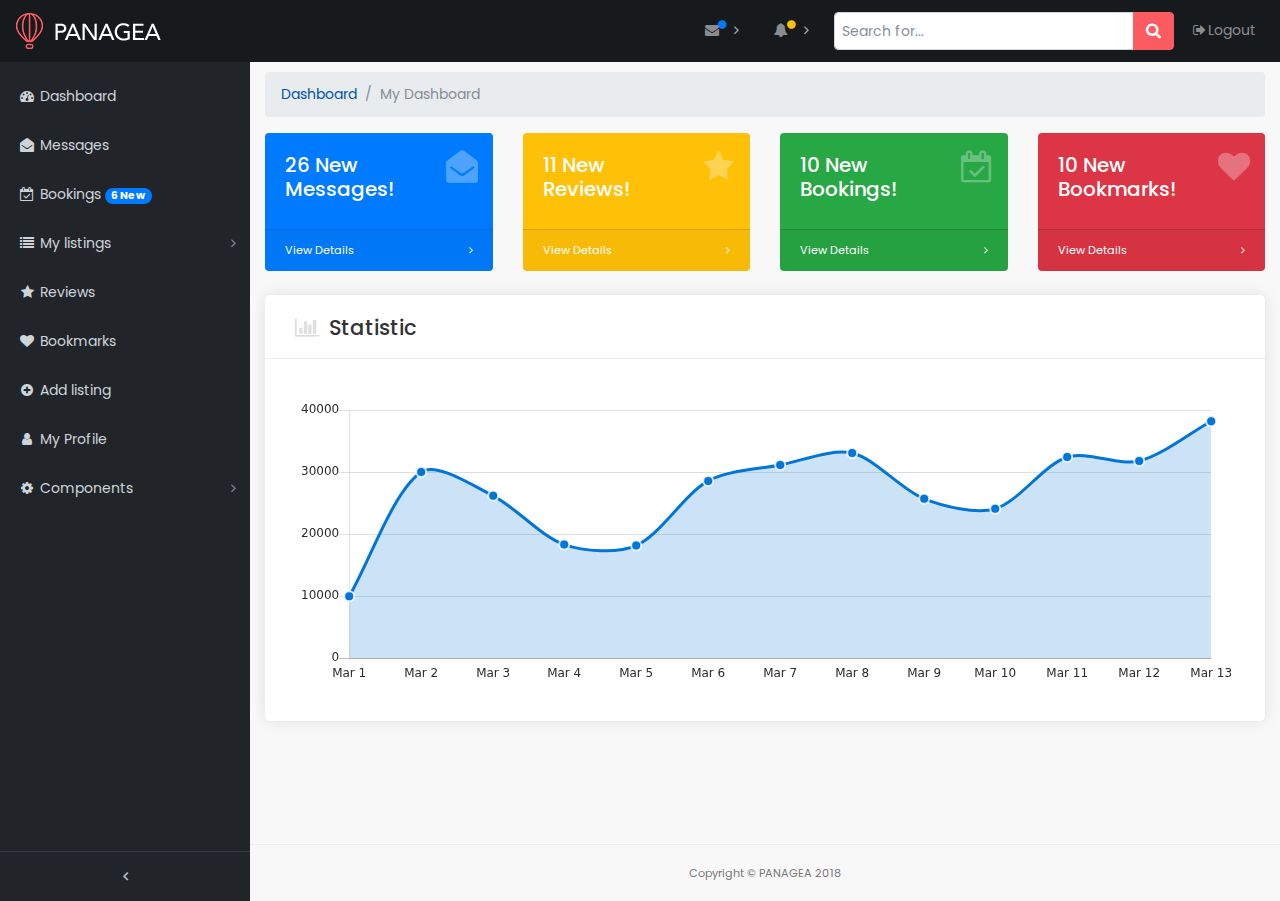
<file: admin_section/index.html>
<!DOCTYPE html>
<html lang="en">

<head>
  <meta charset="utf-8">
  <meta http-equiv="X-UA-Compatible" content="IE=edge">
  <meta name="viewport" content="width=device-width, initial-scale=1, shrink-to-fit=no">
  <meta name="description" content="">
  <meta name="author" content="Ansonika">
  <title>PANAGEA - Admin dashboard</title>
	
  <!-- Favicons-->
  <link rel="shortcut icon" href="img/favicon.ico" type="image/x-icon">
  <link rel="apple-touch-icon" type="image/x-icon" href="img/apple-touch-icon-57x57-precomposed.png">
  <link rel="apple-touch-icon" type="image/x-icon" sizes="72x72" href="img/apple-touch-icon-72x72-precomposed.png">
  <link rel="apple-touch-icon" type="image/x-icon" sizes="114x114" href="img/apple-touch-icon-114x114-precomposed.png">
  <link rel="apple-touch-icon" type="image/x-icon" sizes="144x144" href="img/apple-touch-icon-144x144-precomposed.png">
	
  <!-- Bootstrap core CSS-->
  <link href="vendor/bootstrap/css/bootstrap.min.css" rel="stylesheet">
  <!-- Main styles -->
  <link href="css/admin.css" rel="stylesheet">
  <!-- Icon fonts-->
  <link href="vendor/font-awesome/css/font-awesome.min.css" rel="stylesheet" type="text/css">
  <!-- Plugin styles -->
  <link href="vendor/datatables/dataTables.bootstrap4.css" rel="stylesheet">
  <!-- Your custom styles -->
  <link href="css/custom.css" rel="stylesheet">
	
</head>

<body class="fixed-nav sticky-footer" id="page-top">
  <!-- Navigation-->
  <nav class="navbar navbar-expand-lg navbar-dark bg-default fixed-top" id="mainNav">
    <a class="navbar-brand" href="index.html"><img src="img/logo.png" data-retina="true" alt="" width="150" height="36"></a>
    <button class="navbar-toggler navbar-toggler-right" type="button" data-toggle="collapse" data-target="#navbarResponsive" aria-controls="navbarResponsive" aria-expanded="false" aria-label="Toggle navigation">
      <span class="navbar-toggler-icon"></span>
    </button>
    <div class="collapse navbar-collapse" id="navbarResponsive">
      <ul class="navbar-nav navbar-sidenav" id="exampleAccordion">
        <li class="nav-item" data-toggle="tooltip" data-placement="right" title="Dashboard">
          <a class="nav-link" href="index.html">
            <i class="fa fa-fw fa-dashboard"></i>
            <span class="nav-link-text">Dashboard</span>
          </a>
        </li>
		<li class="nav-item" data-toggle="tooltip" data-placement="right" title="Messages">
          <a class="nav-link" href="messages.html">
            <i class="fa fa-fw fa-envelope-open"></i>
            <span class="nav-link-text">Messages</span>
          </a>
        </li>
		<li class="nav-item" data-toggle="tooltip" data-placement="right" title="" data-original-title="Bookings">
          <a class="nav-link" href="bookings.html">
            <i class="fa fa-fw fa-calendar-check-o"></i>
            <span class="nav-link-text">Bookings <span class="badge badge-pill badge-primary">6 New</span></span>
          </a>
        </li>
		<li class="nav-item" data-toggle="tooltip" data-placement="right" title="My listings">
          <a class="nav-link nav-link-collapse collapsed" data-toggle="collapse" href="#collapseMylistings" data-parent="#mylistings">
            <i class="fa fa-fw fa-list"></i>
            <span class="nav-link-text">My listings</span>
          </a>
          <ul class="sidenav-second-level collapse" id="collapseMylistings">
            <li>
              <a href="listings.html">Pending <span class="badge badge-pill badge-primary">6</span></a>
            </li>
			<li>
              <a href="listings.html">Active <span class="badge badge-pill badge-success">6</span></a>
            </li>
			<li>
              <a href="listings.html">Expired <span class="badge badge-pill badge-danger">6</span></a>
            </li>
          </ul>
        </li>
		<li class="nav-item" data-toggle="tooltip" data-placement="right" title="Reviews">
          <a class="nav-link" href="reviews.html">
            <i class="fa fa-fw fa-star"></i>
            <span class="nav-link-text">Reviews</span>
          </a>
        </li>
		<li class="nav-item" data-toggle="tooltip" data-placement="right" title="Bookmarks">
          <a class="nav-link" href="bookmarks.html">
            <i class="fa fa-fw fa-heart"></i>
            <span class="nav-link-text">Bookmarks</span>
          </a>
        </li>
		<li class="nav-item" data-toggle="tooltip" data-placement="right" title="Add listing">
          <a class="nav-link" href="add-listing.html">
            <i class="fa fa-fw fa-plus-circle"></i>
            <span class="nav-link-text">Add listing</span>
          </a>
        </li>
		<li class="nav-item" data-toggle="tooltip" data-placement="right" title="My profile">
          <a class="nav-link" href="user-profile.html">
            <i class="fa fa-fw fa-user"></i>
            <span class="nav-link-text">My Profile</span>
          </a>
        </li>
		<li class="nav-item" data-toggle="tooltip" data-placement="right" title="Components">
          <a class="nav-link nav-link-collapse collapsed" data-toggle="collapse" href="#collapseComponents" data-parent="#Components">
            <i class="fa fa-fw fa-gear"></i>
            <span class="nav-link-text">Components</span>
          </a>
          <ul class="sidenav-second-level collapse" id="collapseComponents">
            <li>
              <a href="charts.html">Charts</a>
            </li>
			<li>
              <a href="tables.html">Tables</a>
            </li>
          </ul>
        </li>
      </ul>
      <ul class="navbar-nav sidenav-toggler">
        <li class="nav-item">
          <a class="nav-link text-center" id="sidenavToggler">
            <i class="fa fa-fw fa-angle-left"></i>
          </a>
        </li>
      </ul>
      <ul class="navbar-nav ml-auto">
        <li class="nav-item dropdown">
          <a class="nav-link dropdown-toggle mr-lg-2" id="messagesDropdown" href="#" data-toggle="dropdown" aria-haspopup="true" aria-expanded="false">
            <i class="fa fa-fw fa-envelope"></i>
            <span class="d-lg-none">Messages
              <span class="badge badge-pill badge-primary">12 New</span>
            </span>
            <span class="indicator text-primary d-none d-lg-block">
              <i class="fa fa-fw fa-circle"></i>
            </span>
          </a>
          <div class="dropdown-menu" aria-labelledby="messagesDropdown">
            <h6 class="dropdown-header">New Messages:</h6>
            <div class="dropdown-divider"></div>
            <a class="dropdown-item" href="#">
              <strong>David Miller</strong>
              <span class="small float-right text-muted">11:21 AM</span>
              <div class="dropdown-message small">Hey there! This new version of SB Admin is pretty awesome! These messages clip off when they reach the end of the box so they don't overflow over to the sides!</div>
            </a>
            <div class="dropdown-divider"></div>
            <a class="dropdown-item" href="#">
              <strong>Jane Smith</strong>
              <span class="small float-right text-muted">11:21 AM</span>
              <div class="dropdown-message small">I was wondering if you could meet for an appointment at 3:00 instead of 4:00. Thanks!</div>
            </a>
            <div class="dropdown-divider"></div>
            <a class="dropdown-item" href="#">
              <strong>John Doe</strong>
              <span class="small float-right text-muted">11:21 AM</span>
              <div class="dropdown-message small">I've sent the final files over to you for review. When you're able to sign off of them let me know and we can discuss distribution.</div>
            </a>
            <div class="dropdown-divider"></div>
            <a class="dropdown-item small" href="#">View all messages</a>
          </div>
        </li>
        <li class="nav-item dropdown">
          <a class="nav-link dropdown-toggle mr-lg-2" id="alertsDropdown" href="#" data-toggle="dropdown" aria-haspopup="true" aria-expanded="false">
            <i class="fa fa-fw fa-bell"></i>
            <span class="d-lg-none">Alerts
              <span class="badge badge-pill badge-warning">6 New</span>
            </span>
            <span class="indicator text-warning d-none d-lg-block">
              <i class="fa fa-fw fa-circle"></i>
            </span>
          </a>
          <div class="dropdown-menu" aria-labelledby="alertsDropdown">
            <h6 class="dropdown-header">New Alerts:</h6>
            <div class="dropdown-divider"></div>
            <a class="dropdown-item" href="#">
              <span class="text-success">
                <strong>
                  <i class="fa fa-long-arrow-up fa-fw"></i>Status Update</strong>
              </span>
              <span class="small float-right text-muted">11:21 AM</span>
              <div class="dropdown-message small">This is an automated server response message. All systems are online.</div>
            </a>
            <div class="dropdown-divider"></div>
            <a class="dropdown-item" href="#">
              <span class="text-danger">
                <strong>
                  <i class="fa fa-long-arrow-down fa-fw"></i>Status Update</strong>
              </span>
              <span class="small float-right text-muted">11:21 AM</span>
              <div class="dropdown-message small">This is an automated server response message. All systems are online.</div>
            </a>
            <div class="dropdown-divider"></div>
            <a class="dropdown-item" href="#">
              <span class="text-success">
                <strong>
                  <i class="fa fa-long-arrow-up fa-fw"></i>Status Update</strong>
              </span>
              <span class="small float-right text-muted">11:21 AM</span>
              <div class="dropdown-message small">This is an automated server response message. All systems are online.</div>
            </a>
            <div class="dropdown-divider"></div>
            <a class="dropdown-item small" href="#">View all alerts</a>
          </div>
        </li>
        <li class="nav-item">
          <form class="form-inline my-2 my-lg-0 mr-lg-2">
            <div class="input-group">
              <input class="form-control search-top" type="text" placeholder="Search for...">
              <span class="input-group-btn">
                <button class="btn btn-primary" type="button">
                  <i class="fa fa-search"></i>
                </button>
              </span>
            </div>
          </form>
        </li>
        <li class="nav-item">
          <a class="nav-link" data-toggle="modal" data-target="#exampleModal">
            <i class="fa fa-fw fa-sign-out"></i>Logout</a>
        </li>
      </ul>
    </div>
  </nav>
  <!-- /Navigation-->
  <div class="content-wrapper">
    <div class="container-fluid">
      <!-- Breadcrumbs-->
      <ol class="breadcrumb">
        <li class="breadcrumb-item">
          <a href="#">Dashboard</a>
        </li>
        <li class="breadcrumb-item active">My Dashboard</li>
      </ol>
	  <!-- Icon Cards-->
      <div class="row">
        <div class="col-xl-3 col-sm-6 mb-3">
          <div class="card dashboard text-white bg-primary o-hidden h-100">
            <div class="card-body">
              <div class="card-body-icon">
                <i class="fa fa-fw fa-envelope-open"></i>
              </div>
              <div class="mr-5"><h5>26 New Messages!</h5></div>
            </div>
            <a class="card-footer text-white clearfix small z-1" href="messages.html">
              <span class="float-left">View Details</span>
              <span class="float-right">
                <i class="fa fa-angle-right"></i>
              </span>
            </a>
          </div>
        </div>
        <div class="col-xl-3 col-sm-6 mb-3">
          <div class="card dashboard text-white bg-warning o-hidden h-100">
            <div class="card-body">
              <div class="card-body-icon">
                <i class="fa fa-fw fa-star"></i>
              </div>
				<div class="mr-5"><h5>11 New Reviews!</h5></div>
            </div>
            <a class="card-footer text-white clearfix small z-1" href="reviews.html">
              <span class="float-left">View Details</span>
              <span class="float-right">
                <i class="fa fa-angle-right"></i>
              </span>
            </a>
          </div>
        </div>
        <div class="col-xl-3 col-sm-6 mb-3">
          <div class="card dashboard text-white bg-success o-hidden h-100">
            <div class="card-body">
              <div class="card-body-icon">
                <i class="fa fa-fw fa-calendar-check-o"></i>
              </div>
              <div class="mr-5"><h5>10 New Bookings!</h5></div>
            </div>
            <a class="card-footer text-white clearfix small z-1" href="bookings.html">
              <span class="float-left">View Details</span>
              <span class="float-right">
                <i class="fa fa-angle-right"></i>
              </span>
            </a>
          </div>
        </div>
        <div class="col-xl-3 col-sm-6 mb-3">
          <div class="card dashboard text-white bg-danger o-hidden h-100">
            <div class="card-body">
              <div class="card-body-icon">
                <i class="fa fa-fw fa-heart"></i>
              </div>
              <div class="mr-5"><h5>10 New Bookmarks!</h5></div>
            </div>
            <a class="card-footer text-white clearfix small z-1" href="bookmarks.html">
              <span class="float-left">View Details</span>
              <span class="float-right">
                <i class="fa fa-angle-right"></i>
              </span>
            </a>
          </div>
        </div>
		</div>
		<!-- /cards -->
		<h2></h2>
		<div class="box_general padding_bottom">
			<div class="header_box version_2">
				<h2><i class="fa fa-bar-chart"></i>Statistic</h2>
			</div>
		 <canvas id="myAreaChart" width="100%" height="30" style="margin:45px 0 15px 0;"></canvas>
		</div>
	  </div>
	  <!-- /.container-fluid-->
   	</div>
    <!-- /.container-wrapper-->
    <footer class="sticky-footer">
      <div class="container">
        <div class="text-center">
          <small>Copyright © PANAGEA 2018</small>
        </div>
      </div>
    </footer>
    <!-- Scroll to Top Button-->
    <a class="scroll-to-top rounded" href="#page-top">
      <i class="fa fa-angle-up"></i>
    </a>
    <!-- Logout Modal-->
    <div class="modal fade" id="exampleModal" tabindex="-1" role="dialog" aria-labelledby="exampleModalLabel" aria-hidden="true">
      <div class="modal-dialog" role="document">
        <div class="modal-content">
          <div class="modal-header">
            <h5 class="modal-title" id="exampleModalLabel">Ready to Leave?</h5>
            <button class="close" type="button" data-dismiss="modal" aria-label="Close">
              <span aria-hidden="true">×</span>
            </button>
          </div>
          <div class="modal-body">Select "Logout" below if you are ready to end your current session.</div>
          <div class="modal-footer">
            <button class="btn btn-secondary" type="button" data-dismiss="modal">Cancel</button>
            <a class="btn btn-primary" href="login.html">Logout</a>
          </div>
        </div>
      </div>
    </div>
    <!-- Bootstrap core JavaScript-->
    <script src="vendor/jquery/jquery.min.js"></script>
    <script src="vendor/bootstrap/js/bootstrap.bundle.min.js"></script>
    <!-- Core plugin JavaScript-->
    <script src="vendor/jquery-easing/jquery.easing.min.js"></script>
    <!-- Page level plugin JavaScript-->
    <script src="vendor/chart.js/Chart.js"></script>
    <script src="vendor/datatables/jquery.dataTables.js"></script>
    <script src="vendor/datatables/dataTables.bootstrap4.js"></script>
	<script src="vendor/jquery.selectbox-0.2.js"></script>
	<script src="vendor/retina-replace.min.js"></script>
	<script src="vendor/jquery.magnific-popup.min.js"></script>
    <!-- Custom scripts for all pages-->
    <script src="js/admin.js"></script>
	<!-- Custom scripts for this page-->
    <script src="js/admin-charts.js"></script>
	
</body>
</html>
</file>
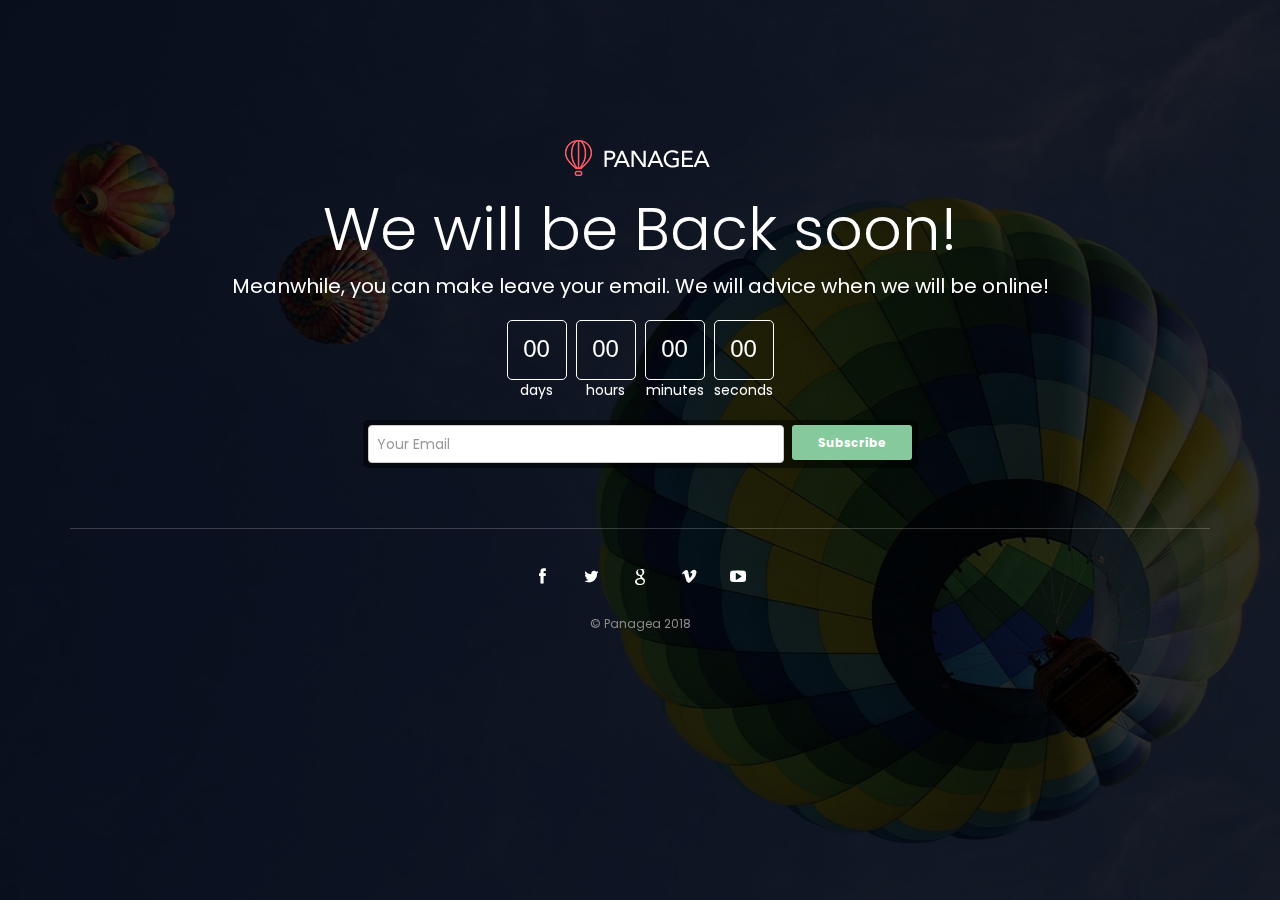
<file: coming_soon/index.html>
<!DOCTYPE html>
<html>
  <head>
  	<meta charset="utf-8">
    <title>Site Launch Coming soon</title>
    <meta name="viewport" content="width=device-width, initial-scale=1.0">
   
    <!-- Favicons-->
    <link rel="shortcut icon" href="img/favicon.ico" type="image/x-icon"/>
    <link rel="apple-touch-icon" type="image/x-icon" href="img/apple-touch-icon-57x57-precomposed.png">
    <link rel="apple-touch-icon" type="image/x-icon" sizes="72x72" href="img/apple-touch-icon-72x72-precomposed.png">
    <link rel="apple-touch-icon" type="image/x-icon" sizes="114x114" href="img/apple-touch-icon-114x114-precomposed.png">
    <link rel="apple-touch-icon" type="image/x-icon" sizes="144x144" href="img/apple-touch-icon-144x144-precomposed.png">
    
    <!-- CSS -->
    <link href="css/bootstrap.min.css" rel="stylesheet">
    <link href="css/style.css" rel="stylesheet">
    <link href="fontello/css/fontello.css" rel="stylesheet" > 
    <link href="fontello/css/animation.css" rel="stylesheet" > 

  </head>
  <body>
  
<div id="wrapper">
	<div id="main">
		<div class="container">
			
			<div class="row countdown">
            	<div class="col-md-12">
                	<div id="logo"><img src="img/logo.png" width="150" height="36" alt="" data-retina="true"></div>
                    <h1>We will be Back soon!</h1>
                    <h2>Meanwhile, you can make leave your email. We will advice when we will be online!</h2>
                </div>
				<div id="countdown_wp">
                    <div class="container_count"><div id="days">00</div>days</div>
                    <div class="container_count"><div id="hours">00</div>hours</div>
                    <div class="container_count"><div id="minutes">00</div>minutes</div>
                    <div class="container_count last"><div id="seconds">00</div>seconds</div>
                </div>
			</div>
            <div class="row">
						<div class="col-md-6 col-md-offset-3">
                        <div id="newsletter_wp" >
                            <form method="post" action="assets/newsletter.php" id="newsletter" name="newsletter"  autocomplete="off">
                                        <div class="row">
                                            <div class="col-md-9 first-nogutter">
                                                <input name="email_newsletter" id="email_newsletter" type="email" placeholder="Your Email" class="form-control">
                                            </div>
                                            <div class="col-md-3 nogutter">
                                                    <button type="submit" class="btn-check" id="submit-newsletter">Subscribe</button>
                                            </div>
                                        </div>
                                            <div id="message-newsletter"></div>
                                </form>                         
                            </div>
                        </div>	
                    </div>
                    <div id="social_footer">
                        <ul>
                            <li><a href="#"><i class="icon-facebook"></i></a></li>
                            <li><a href="#"><i class="icon-twitter"></i></a></li>
                            <li><a href="#"><i class="icon-google"></i></a></li>
                            <li><a href="#"><i class="icon-vimeo"></i></a></li>
                            <li><a href="#"><i class="icon-youtube-play"></i></a></li>
                        </ul>
                        <p>© Panagea 2018</p>
                    </div>            
		</div><!-- End container -->
	</div><!-- End main -->	
	</div>

<div id="slides">
	<ul class="slides-container">
		<li><img src="img/slide_2.jpg" alt=""></li>
		<li><img src="img/slide_1.jpg" alt=""></li>
	</ul>
</div><!-- End background slider -->

<!-- JQUERY -->
<script src="js/jquery-2.2.4.min.js"></script>
<script src="js/jquery.easing.1.3.min.js"></script>
<script src="js/jquery.animate-enhanced.min.js"></script>
<script src="js/jquery.superslides.min.js"></script>
<script  type="text/javascript">
  $('#slides').superslides({
	  play: 6000,
	  pagination:false,
	  animation_speed: 800,
      animation: 'fade'
    });
</script>
<!-- OTHER JS --> 
<script src="js/retina.min.js"></script>
<script  src="js/functions.js"></script>
<script src="assets/validate.js"></script>
  </body>
</html>
</file>
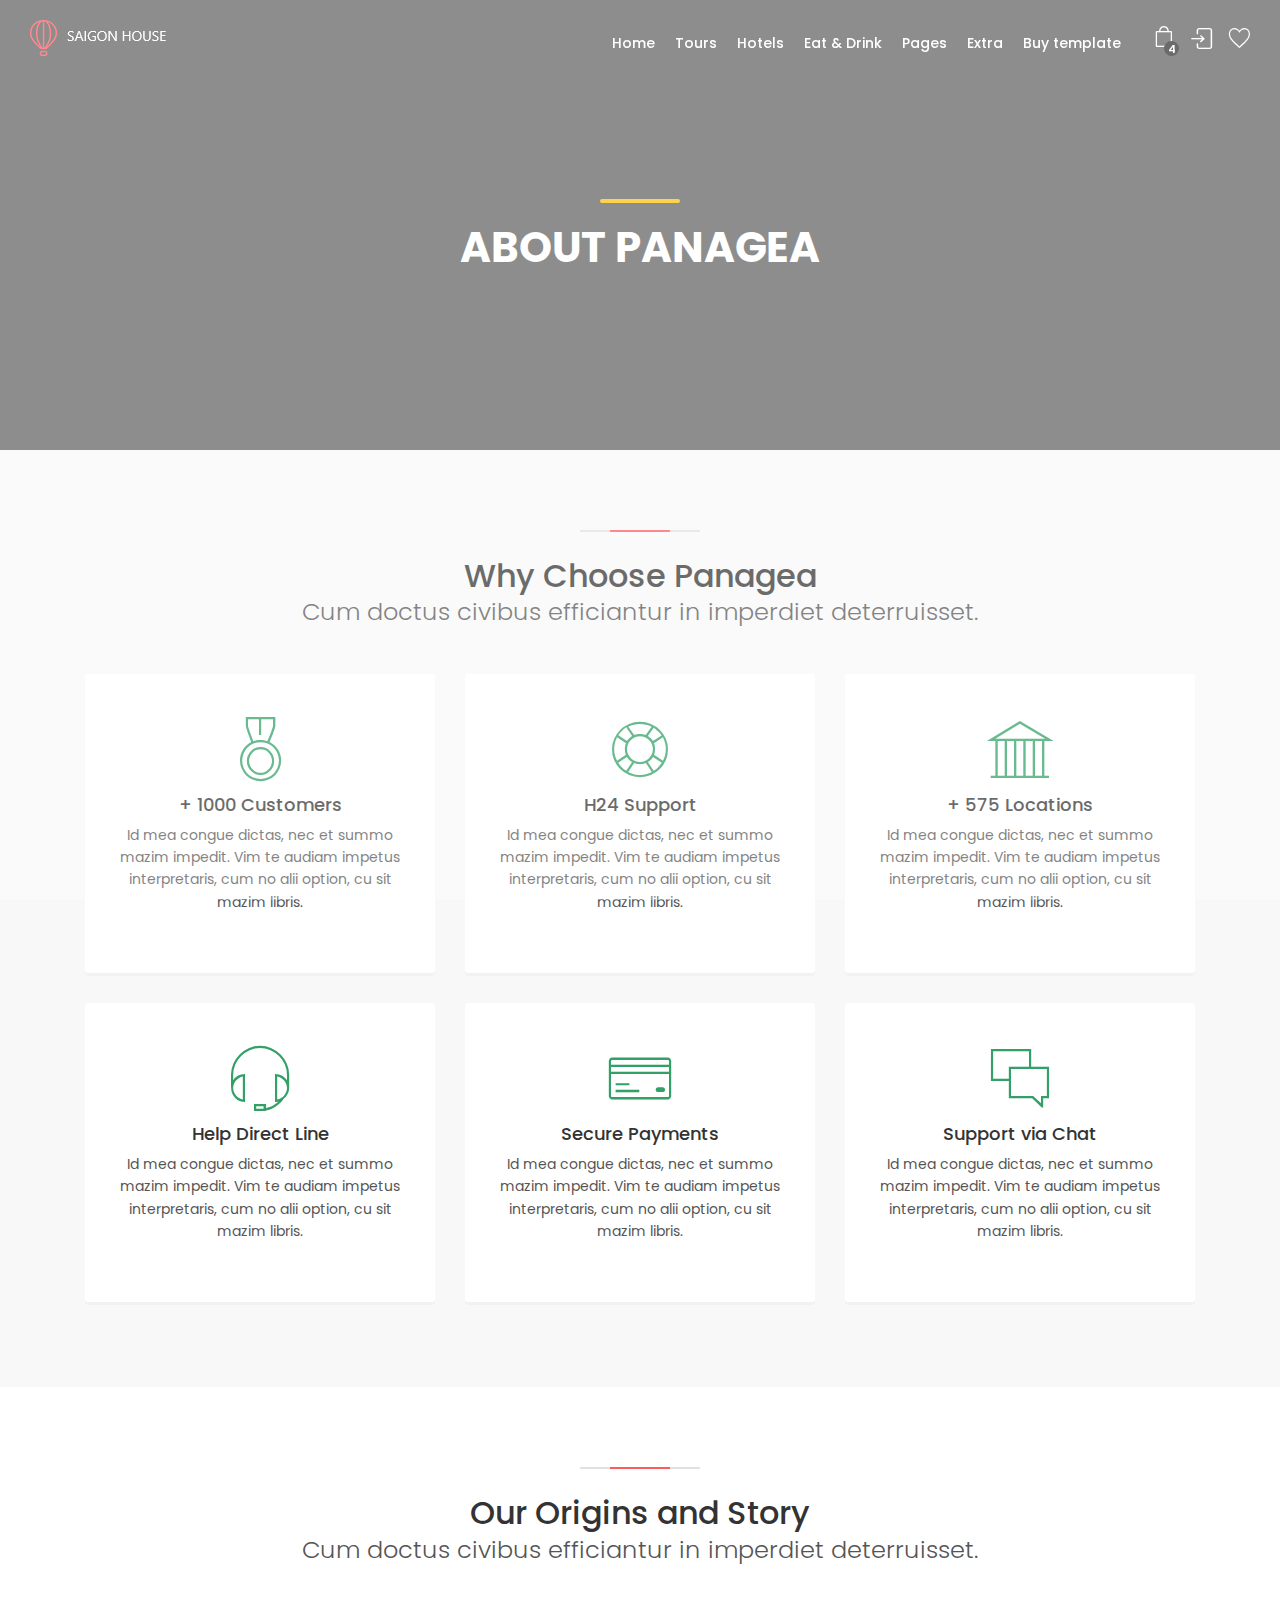
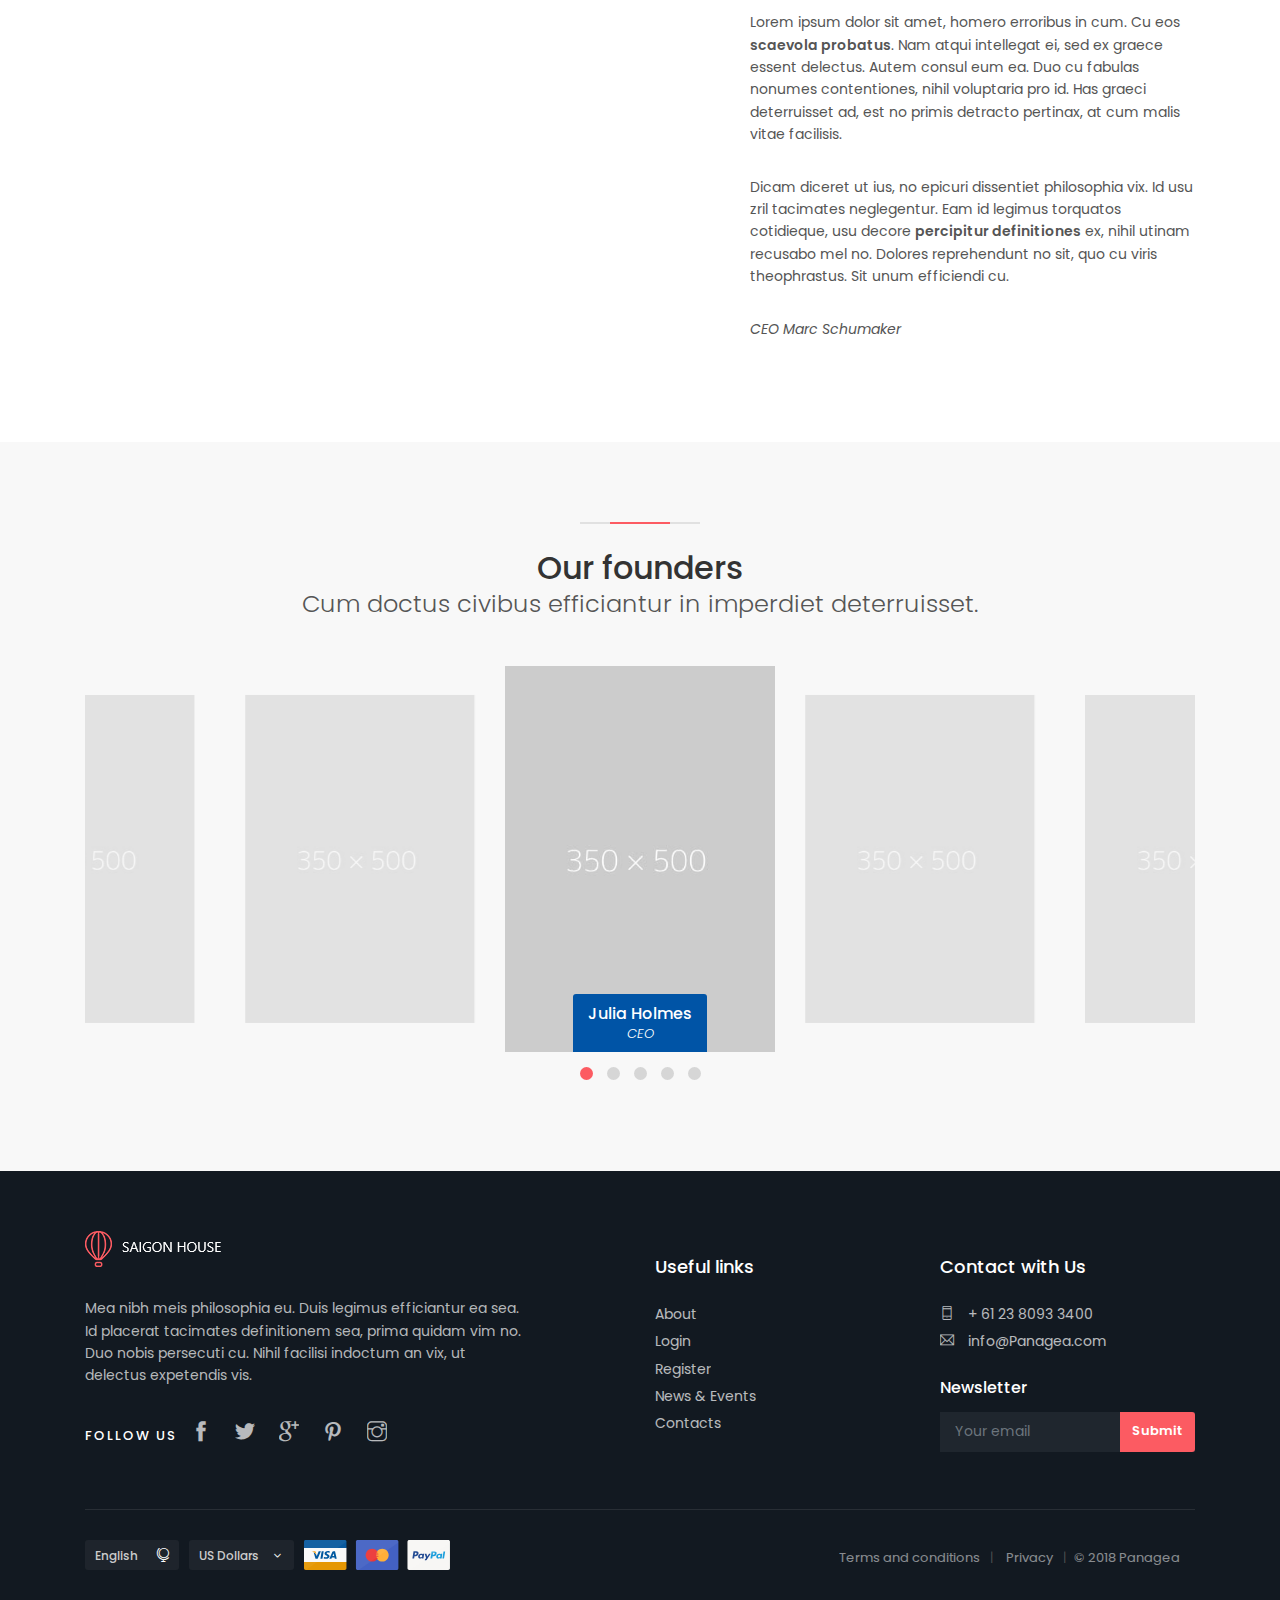
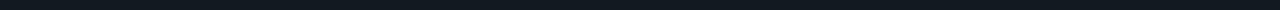
<file: about.html>
<!DOCTYPE html>
<html lang="en">

<head>
    <meta charset="utf-8">
    <meta http-equiv="X-UA-Compatible" content="IE=edge">
    <meta name="viewport" content="width=device-width, initial-scale=1, shrink-to-fit=no">
    <meta name="description" content="Panagea - Premium site template for travel agencies, hotels and restaurant listing.">
    <meta name="author" content="Ansonika">
    <title>Panagea | Premium site template for travel agencies, hotels and restaurant listing.</title>

    <!-- Favicons-->
    <link rel="shortcut icon" href="img/favicon.ico" type="image/x-icon">
    <link rel="apple-touch-icon" type="image/x-icon" href="img/apple-touch-icon-57x57-precomposed.png">
    <link rel="apple-touch-icon" type="image/x-icon" sizes="72x72" href="img/apple-touch-icon-72x72-precomposed.png">
    <link rel="apple-touch-icon" type="image/x-icon" sizes="114x114" href="img/apple-touch-icon-114x114-precomposed.png">
    <link rel="apple-touch-icon" type="image/x-icon" sizes="144x144" href="img/apple-touch-icon-144x144-precomposed.png">

    <!-- BASE CSS -->
    <link href="css/bootstrap.min.css" rel="stylesheet">
    <link href="css/style.css" rel="stylesheet">
	<link href="css/vendors.css" rel="stylesheet">

    <!-- YOUR CUSTOM CSS -->
    <link href="css/custom.css" rel="stylesheet">
	
</head>

<body>
	
	<div id="page">
		
	<header class="header menu_fixed">
		<div id="preloader"><div data-loader="circle-side"></div></div><!-- /Preload -->
		<div id="logo">
			<a href="index.html">
				<img src="img/logo.png" width="150" height="36" data-retina="true" alt="" class="logo_normal">
				<img src="img/logo_sticky.png" width="150" height="36" data-retina="true" alt="" class="logo_sticky">
			</a>
		</div>
		<ul id="top_menu">
			<li><a href="cart-1.html" class="cart-menu-btn" title="Cart"><strong>4</strong></a></li>
			<li><a href="#sign-in-dialog" id="sign-in" class="login" title="Sign In">Sign In</a></li>
			<li><a href="wishlist.html" class="wishlist_bt_top" title="Your wishlist">Your wishlist</a></li>
		</ul>
		<!-- /top_menu -->
		<a href="#menu" class="btn_mobile">
			<div class="hamburger hamburger--spin" id="hamburger">
				<div class="hamburger-box">
					<div class="hamburger-inner"></div>
				</div>
			</div>
		</a>
		<nav id="menu" class="main-menu">
			<ul>
				<li><span><a href="#0">Home</a></span>
					<ul>
						<li><a href="index.html">Home version 1</a></li>
						<li><a href="index-2.html">Home version 2</a></li>
						<li><a href="index-3.html">Home version 3</a></li>
						<li><a href="index-4.html">Home version 4</a></li>
						<li><a href="index-5.html">Home version 5</a></li>
						<li><a href="index-6.html">With Cookie bar (EU law)</a></li>
                        <li><a href="index-7.html">Home version 7</a></li>
					</ul>
				</li>
				<li><span><a href="#0">Tours</a></span>
					<ul>
						<li><a href="tours-grid-isotope.html">Tours grid isotope</a></li>
						<li><a href="tours-grid-sidebar.html">Tours grid sidebar</a></li>
						<li><a href="tours-grid-sidebar-2.html">Tours grid sidebar 2</a></li>
						<li><a href="tours-grid.html">Tours grid simple</a></li>
						<li><a href="tours-list-isotope.html">Tours list isotope</a></li>
						<li><a href="tours-list-sidebar.html">Tours list sidebar</a></li>
						<li><a href="tours-list-sidebar-2.html">Tours list sidebar 2</a></li>
						<li><a href="tours-list.html">Tours list simple</a></li>
						<li><a href="tour-detail.html">Tour detail</a></li>
					</ul>
				</li>
				<li><span><a href="#0">Hotels</a></span>
					<ul>
						<li><a href="hotels-grid-isotope.html">Hotel grid isotope</a></li>
						<li><a href="hotels-grid-sidebar.html">Hotel grid sidebar</a></li>
						<li><a href="hotels-grid-sidebar-2.html">Hotel grid sidebar 2</a></li>
						<li><a href="hotels-grid.html">Hotel grid simple</a></li>
						<li><a href="hotels-list-isotope.html">Hotel list isotope</a></li>
						<li><a href="hotels-list-sidebar.html">Hotel list sidebar</a></li>
						<li><a href="hotels-list-sidebar-2.html">Hotel list sidebar 2</a></li>
						<li><a href="hotels-list.html">Hotel list simple</a></li>
						<li><a href="hotel-detail.html">Hotel detail</a></li>
					</ul>
				</li>
				<li><span><a href="#0">Eat &amp; Drink</a></span>
					<ul>
						<li><a href="restaurants-grid-isotope.html">Restaurant grid isotope</a></li>
						<li><a href="restaurants-grid-sidebar.html">Restaurant grid sidebar</a></li>
						<li><a href="restaurants-grid-sidebar-2.html">Restaurant grid sidebar 2</a></li>
						<li><a href="restaurants-grid.html">Restaurant grid simple</a></li>
						<li><a href="restaurants-list-isotope.html">Restaurant list isotope</a></li>
						<li><a href="restaurants-list-sidebar.html">Restaurant list sidebar</a></li>
						<li><a href="restaurants-list-sidebar-2.html">Restaurant list sidebar 2</a></li>
						<li><a href="restaurants-list.html">Restaurant list simple</a></li>
						<li><a href="restaurant-detail.html">Restaurant detail</a></li>
					</ul>
				</li>
				<li><span><a href="#0">Pages</a></span>
					<ul>
						<li><a href="about.html">About</a></li>
						<li><a href="media-gallery.html">Media gallery</a></li>
						<li><a href="help.html">Help Section</a></li>
						<li><a href="faq.html">Faq Section</a></li>
						<li><a href="wishlist.html">Wishlist page</a></li>
						<li><a href="contacts.html">Contacts</a></li>
						<li><a href="login.html">Login</a></li>
						<li><a href="register.html">Register</a></li>
						<li><a href="blog.html">Blog</a></li>
					</ul>
				</li>
				<li><span><a href="#0">Extra</a></span>
					<ul>
                    	<li><a href="menu-options.html">Menu Position Options</a></li>
                    	<li><a href="tour-detail-singlemonth-datepicker.html">Single month Datepicker</a></li>
						<li><a href="404.html">404 Error page</a></li>
						<li><a href="cart-1.html">Cart page 1</a></li>
						<li><a href="cart-2.html">Cart page 2</a></li>
						<li><a href="cart-3.html">Cart page 3</a></li>
						<li><a href="pricing-tables.html">Responsive pricing tables</a></li>
						<li><a href="coming_soon/index.html">Coming soon</a></li>
						<li><a href="invoice.html">Invoice</a></li>
						<li><a href="icon-pack-1.html">Icon pack 1</a></li>
						<li><a href="icon-pack-2.html">Icon pack 2</a></li>
						<li><a href="icon-pack-3.html">Icon pack 3</a></li>
						<li><a href="icon-pack-4.html">Icon pack 4</a></li>
                        <li><a href="hamburgers.html">Animated Hamburgers</a></li>
					</ul>
				</li>
				<li><span><a href="#0">Buy template</a></span></li>
			</ul>
		</nav>

	</header>
	<!-- /header -->
	
	<main>
		
		<section class="hero_in general">
			<div class="wrapper">
				<div class="container">
					<h1 class="fadeInUp"><span></span>About Panagea</h1>
				</div>
			</div>
		</section>
		<!--/hero_in-->

		<div class="container margin_80_55">
			<div class="main_title_2">
				<span><em></em></span>
				<h2>Why Choose Panagea</h2>
				<p>Cum doctus civibus efficiantur in imperdiet deterruisset.</p>
			</div>
			<div class="row">
				<div class="col-lg-4 col-md-6">
					<a class="box_feat" href="#0">
						<i class="pe-7s-medal"></i>
						<h3>+ 1000 Customers</h3>
						<p>Id mea congue dictas, nec et summo mazim impedit. Vim te audiam impetus interpretaris, cum no alii option, cu sit mazim libris.</p>
					</a>
				</div>
				<div class="col-lg-4 col-md-6">
					<a class="box_feat" href="#0">
						<i class="pe-7s-help2"></i>
						<h3>H24 Support</h3>
						<p>Id mea congue dictas, nec et summo mazim impedit. Vim te audiam impetus interpretaris, cum no alii option, cu sit mazim libris. </p>
					</a>
				</div>
				<div class="col-lg-4 col-md-6">
					<a class="box_feat" href="#0">
						<i class="pe-7s-culture"></i>
						<h3>+ 575 Locations</h3>
						<p>Id mea congue dictas, nec et summo mazim impedit. Vim te audiam impetus interpretaris, cum no alii option, cu sit mazim libris.</p>
					</a>
				</div>
				<div class="col-lg-4 col-md-6">
					<a class="box_feat" href="#0">
						<i class="pe-7s-headphones"></i>
						<h3>Help Direct Line</h3>
						<p>Id mea congue dictas, nec et summo mazim impedit. Vim te audiam impetus interpretaris, cum no alii option, cu sit mazim libris. </p>
					</a>
				</div>
				<div class="col-lg-4 col-md-6">
					<a class="box_feat" href="#0">
						<i class="pe-7s-credit"></i>
						<h3>Secure Payments</h3>
						<p>Id mea congue dictas, nec et summo mazim impedit. Vim te audiam impetus interpretaris, cum no alii option, cu sit mazim libris.</p>
					</a>
				</div>
				<div class="col-lg-4 col-md-6">
					<a class="box_feat" href="#0">
						<i class="pe-7s-chat"></i>
						<h3>Support via Chat</h3>
						<p>Id mea congue dictas, nec et summo mazim impedit. Vim te audiam impetus interpretaris, cum no alii option, cu sit mazim libris. </p>
					</a>
				</div>
			</div>
			<!--/row-->
		</div>
		<!-- /container -->

		<div class="bg_color_1">
			<div class="container margin_80_55">
				<div class="main_title_2">
					<span><em></em></span>
					<h2>Our Origins and Story</h2>
					<p>Cum doctus civibus efficiantur in imperdiet deterruisset.</p>
				</div>
				<div class="row justify-content-between">
					<div class="col-lg-6 wow" data-wow-offset="150">
						<figure class="block-reveal">
							<div class="block-horizzontal"></div>
							<img src="img/about_1.jpg" class="img-fluid" alt="">
						</figure>
					</div>
					<div class="col-lg-5">
						<p>Lorem ipsum dolor sit amet, homero erroribus in cum. Cu eos <strong>scaevola probatus</strong>. Nam atqui intellegat ei, sed ex graece essent delectus. Autem consul eum ea. Duo cu fabulas nonumes contentiones, nihil voluptaria pro id. Has graeci deterruisset ad, est no primis detracto pertinax, at cum malis vitae facilisis.</p>
						<p>Dicam diceret ut ius, no epicuri dissentiet philosophia vix. Id usu zril tacimates neglegentur. Eam id legimus torquatos cotidieque, usu decore <strong>percipitur definitiones</strong> ex, nihil utinam recusabo mel no. Dolores reprehendunt no sit, quo cu viris theophrastus. Sit unum efficiendi cu.</p>
						<p><em>CEO Marc Schumaker</em></p>
					</div>
				</div>
				<!--/row-->
			</div>
			<!--/container-->
		</div>
		<!--/bg_color_1-->

		<div class="container margin_80_55">
			<div class="main_title_2">
				<span><em></em></span>
				<h2>Our founders</h2>
				<p>Cum doctus civibus efficiantur in imperdiet deterruisset.</p>
			</div>
			<div id="carousel" class="owl-carousel owl-theme">
				<div class="item">
					<a href="#0">
						<div class="title">
							<h4>Julia Holmes<em>CEO</em></h4>
						</div><img src="img/1_carousel.jpg" alt="">
					</a>
				</div>
				<div class="item">
					<a href="#0">
						<div class="title">
							<h4>Lucas Smith<em>Marketing</em></h4>
						</div><img src="img/2_carousel.jpg" alt="">
					</a>
				</div>
				<div class="item">
					<a href="#0">
						<div class="title">
							<h4>Paul Stephens<em>Business strategist</em></h4>
						</div><img src="img/3_carousel.jpg" alt="">
					</a>
				</div>
				<div class="item">
					<a href="#0">
						<div class="title">
							<h4>Pablo Himenez<em>Customer Service</em></h4>
						</div><img src="img/4_carousel.jpg" alt="">
					</a>
				</div>
				<div class="item">
					<a href="#0">
						<div class="title">
							<h4>Andrew Stuttgart<em>Admissions</em></h4>
						</div><img src="img/5_carousel.jpg" alt="">
					</a>
				</div>
			</div>
			<!-- /carousel -->
		</div>
		<!--/container-->
	</main>
	<!--/main-->
	
	<footer>
		<div class="container margin_60_35">
			<div class="row">
				<div class="col-lg-5 col-md-12 p-r-5">
					<p><img src="img/logo.png" width="150" height="36" data-retina="true" alt=""></p>
					<p>Mea nibh meis philosophia eu. Duis legimus efficiantur ea sea. Id placerat tacimates definitionem sea, prima quidam vim no. Duo nobis persecuti cu. Nihil facilisi indoctum an vix, ut delectus expetendis vis.</p>
					<div class="follow_us">
						<ul>
							<li>Follow us</li>
							<li><a href="#0"><i class="ti-facebook"></i></a></li>
							<li><a href="#0"><i class="ti-twitter-alt"></i></a></li>
							<li><a href="#0"><i class="ti-google"></i></a></li>
							<li><a href="#0"><i class="ti-pinterest"></i></a></li>
							<li><a href="#0"><i class="ti-instagram"></i></a></li>
						</ul>
					</div>
				</div>
				<div class="col-lg-3 col-md-6 ml-lg-auto">
					<h5>Useful links</h5>
					<ul class="links">
						<li><a href="about.html">About</a></li>
						<li><a href="login.html">Login</a></li>
						<li><a href="register.html">Register</a></li>
						<li><a href="blog.html">News &amp; Events</a></li>
						<li><a href="contacts.html">Contacts</a></li>
					</ul>
				</div>
				<div class="col-lg-3 col-md-6">
					<h5>Contact with Us</h5>
					<ul class="contacts">
						<li><a href="tel://61280932400"><i class="ti-mobile"></i> + 61 23 8093 3400</a></li>
						<li><a href="mailto:info@Panagea.com"><i class="ti-email"></i> info@Panagea.com</a></li>
					</ul>
					<div id="newsletter">
					<h6>Newsletter</h6>
					<div id="message-newsletter"></div>
					<form method="post" action="assets/newsletter.php" name="newsletter_form" id="newsletter_form">
						<div class="form-group">
							<input type="email" name="email_newsletter" id="email_newsletter" class="form-control" placeholder="Your email">
							<input type="submit" value="Submit" id="submit-newsletter">
						</div>
					</form>
					</div>
				</div>
			</div>
			<!--/row-->
			<hr>
			<div class="row">
				<div class="col-lg-6">
					<ul id="footer-selector">
						<li>
							<div class="styled-select" id="lang-selector">
								<select>
									<option value="English" selected>English</option>
									<option value="French">French</option>
									<option value="Spanish">Spanish</option>
									<option value="Russian">Russian</option>
								</select>
							</div>
						</li>
						<li>
							<div class="styled-select" id="currency-selector">
								<select>
									<option value="US Dollars" selected>US Dollars</option>
									<option value="Euro">Euro</option>
								</select>
							</div>
						</li>
						<li><img src="img/cards_all.svg" alt=""></li>
					</ul>
				</div>
				<div class="col-lg-6">
					<ul id="additional_links">
						<li><a href="#0">Terms and conditions</a></li>
						<li><a href="#0">Privacy</a></li>
						<li><span>© 2018 Panagea</span></li>
					</ul>
				</div>
			</div>
		</div>
	</footer>
	<!--/footer-->
	</div>
	<!-- page -->
	
	<!-- Sign In Popup -->
	<div id="sign-in-dialog" class="zoom-anim-dialog mfp-hide">
		<div class="small-dialog-header">
			<h3>Sign In</h3>
		</div>
		<form>
			<div class="sign-in-wrapper">
				<a href="#0" class="social_bt facebook">Login with Facebook</a>
				<a href="#0" class="social_bt google">Login with Google</a>
				<div class="divider"><span>Or</span></div>
				<div class="form-group">
					<label>Email</label>
					<input type="email" class="form-control" name="email" id="email">
					<i class="icon_mail_alt"></i>
				</div>
				<div class="form-group">
					<label>Password</label>
					<input type="password" class="form-control" name="password" id="password" value="">
					<i class="icon_lock_alt"></i>
				</div>
				<div class="clearfix add_bottom_15">
					<div class="checkboxes float-left">
						<label class="container_check">Remember me
						  <input type="checkbox">
						  <span class="checkmark"></span>
						</label>
					</div>
					<div class="float-right mt-1"><a id="forgot" href="javascript:void(0);">Forgot Password?</a></div>
				</div>
				<div class="text-center"><input type="submit" value="Log In" class="btn_1 full-width"></div>
				<div class="text-center">
					Don’t have an account? <a href="register.html">Sign up</a>
				</div>
				<div id="forgot_pw">
					<div class="form-group">
						<label>Please confirm login email below</label>
						<input type="email" class="form-control" name="email_forgot" id="email_forgot">
						<i class="icon_mail_alt"></i>
					</div>
					<p>You will receive an email containing a link allowing you to reset your password to a new preferred one.</p>
					<div class="text-center"><input type="submit" value="Reset Password" class="btn_1"></div>
				</div>
			</div>
		</form>
		<!--form -->
	</div>
	<!-- /Sign In Popup -->
	
	<div id="toTop"></div><!-- Back to top button -->
	
	<!-- COMMON SCRIPTS -->
    <script src="js/jquery-2.2.4.min.js"></script>
    <script src="js/common_scripts.js"></script>
    <script src="js/main.js"></script>
	<script src="assets/validate.js"></script>
	
	
	
</body>
</html>
</file>
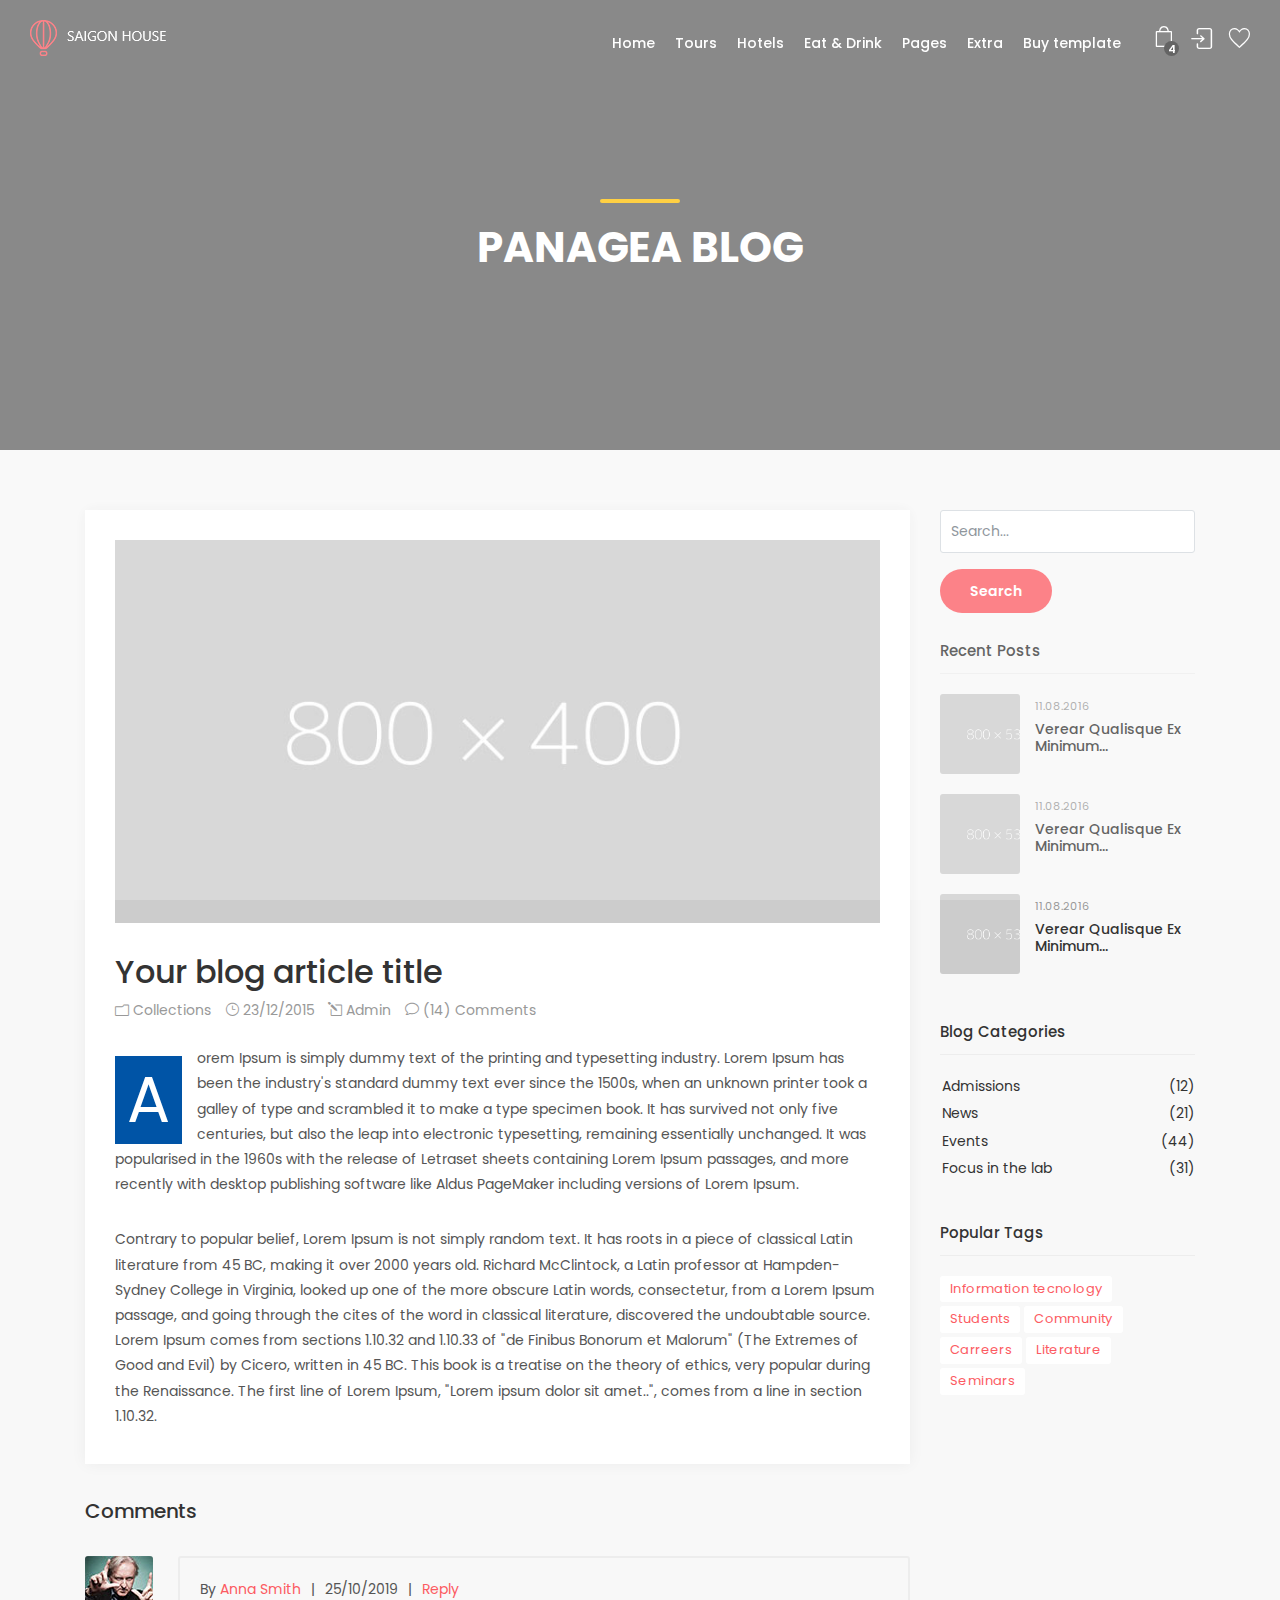
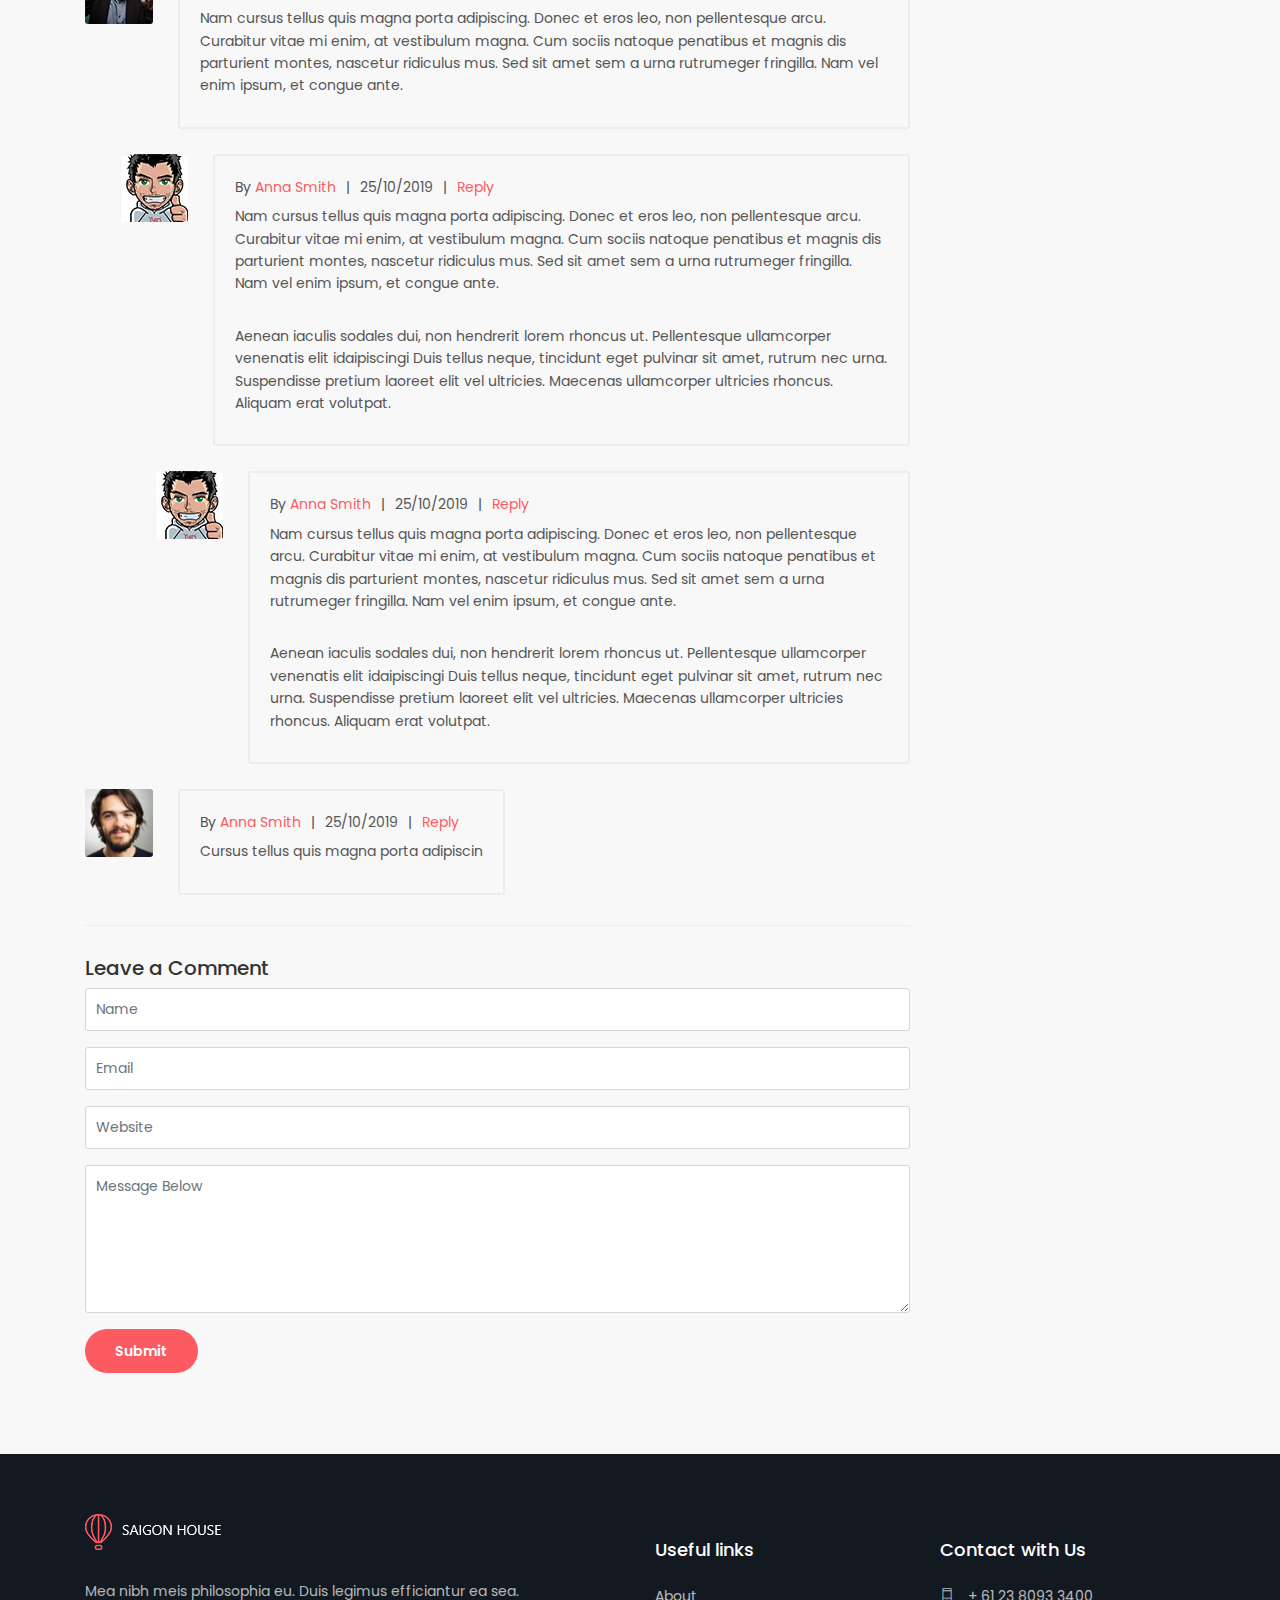
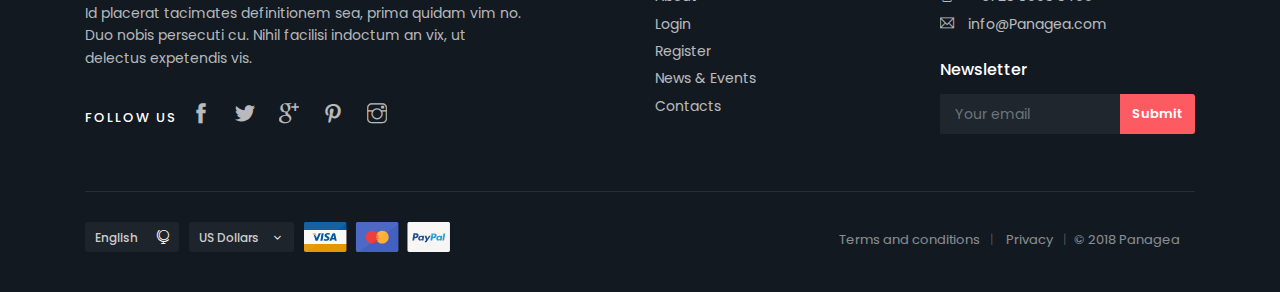
<file: blog-post.html>
<!DOCTYPE html>
<html lang="en">

<head>
    <meta charset="utf-8">
    <meta http-equiv="X-UA-Compatible" content="IE=edge">
    <meta name="viewport" content="width=device-width, initial-scale=1, shrink-to-fit=no">
    <meta name="description" content="Panagea - Premium site template for travel agencies, hotels and restaurant listing.">
    <meta name="author" content="Ansonika">
    <title>Panagea | Premium site template for travel agencies, hotels and restaurant listing.</title>

    <!-- Favicons-->
    <link rel="shortcut icon" href="img/favicon.ico" type="image/x-icon">
    <link rel="apple-touch-icon" type="image/x-icon" href="img/apple-touch-icon-57x57-precomposed.png">
    <link rel="apple-touch-icon" type="image/x-icon" sizes="72x72" href="img/apple-touch-icon-72x72-precomposed.png">
    <link rel="apple-touch-icon" type="image/x-icon" sizes="114x114" href="img/apple-touch-icon-114x114-precomposed.png">
    <link rel="apple-touch-icon" type="image/x-icon" sizes="144x144" href="img/apple-touch-icon-144x144-precomposed.png">

    <!-- BASE CSS -->
    <link href="css/bootstrap.min.css" rel="stylesheet">
    <link href="css/style.css" rel="stylesheet">
	<link href="css/vendors.css" rel="stylesheet">
    
    <!-- SPECIFIC CSS -->
    <link href="css/blog.css" rel="stylesheet">

    <!-- YOUR CUSTOM CSS -->
    <link href="css/custom.css" rel="stylesheet">

</head>

<body>
	
	<div id="page">
		
	<header class="header menu_fixed">
		<div id="preloader"><div data-loader="circle-side"></div></div><!-- /Preload -->
		<div id="logo">
			<a href="index.html">
				<img src="img/logo.png" width="150" height="36" data-retina="true" alt="" class="logo_normal">
				<img src="img/logo_sticky.png" width="150" height="36" data-retina="true" alt="" class="logo_sticky">
			</a>
		</div>
		<ul id="top_menu">
			<li><a href="cart-1.html" class="cart-menu-btn" title="Cart"><strong>4</strong></a></li>
			<li><a href="#sign-in-dialog" id="sign-in" class="login" title="Sign In">Sign In</a></li>
			<li><a href="wishlist.html" class="wishlist_bt_top" title="Your wishlist">Your wishlist</a></li>
		</ul>
		<!-- /top_menu -->
		<a href="#menu" class="btn_mobile">
			<div class="hamburger hamburger--spin" id="hamburger">
				<div class="hamburger-box">
					<div class="hamburger-inner"></div>
				</div>
			</div>
		</a>
		<nav id="menu" class="main-menu">
			<ul>
				<li><span><a href="#0">Home</a></span>
					<ul>
						<li><a href="index.html">Home version 1</a></li>
						<li><a href="index-2.html">Home version 2</a></li>
						<li><a href="index-3.html">Home version 3</a></li>
						<li><a href="index-4.html">Home version 4</a></li>
						<li><a href="index-5.html">Home version 5</a></li>
						<li><a href="index-6.html">With Cookie bar (EU law)</a></li>
                        <li><a href="index-7.html">Home version 7</a></li>
					</ul>
				</li>
				<li><span><a href="#0">Tours</a></span>
					<ul>
						<li><a href="tours-grid-isotope.html">Tours grid isotope</a></li>
						<li><a href="tours-grid-sidebar.html">Tours grid sidebar</a></li>
						<li><a href="tours-grid-sidebar-2.html">Tours grid sidebar 2</a></li>
						<li><a href="tours-grid.html">Tours grid simple</a></li>
						<li><a href="tours-list-isotope.html">Tours list isotope</a></li>
						<li><a href="tours-list-sidebar.html">Tours list sidebar</a></li>
						<li><a href="tours-list-sidebar-2.html">Tours list sidebar 2</a></li>
						<li><a href="tours-list.html">Tours list simple</a></li>
						<li><a href="tour-detail.html">Tour detail</a></li>
					</ul>
				</li>
				<li><span><a href="#0">Hotels</a></span>
					<ul>
						<li><a href="hotels-grid-isotope.html">Hotel grid isotope</a></li>
						<li><a href="hotels-grid-sidebar.html">Hotel grid sidebar</a></li>
						<li><a href="hotels-grid-sidebar-2.html">Hotel grid sidebar 2</a></li>
						<li><a href="hotels-grid.html">Hotel grid simple</a></li>
						<li><a href="hotels-list-isotope.html">Hotel list isotope</a></li>
						<li><a href="hotels-list-sidebar.html">Hotel list sidebar</a></li>
						<li><a href="hotels-list-sidebar-2.html">Hotel list sidebar 2</a></li>
						<li><a href="hotels-list.html">Hotel list simple</a></li>
						<li><a href="hotel-detail.html">Hotel detail</a></li>
					</ul>
				</li>
				<li><span><a href="#0">Eat &amp; Drink</a></span>
					<ul>
						<li><a href="restaurants-grid-isotope.html">Restaurant grid isotope</a></li>
						<li><a href="restaurants-grid-sidebar.html">Restaurant grid sidebar</a></li>
						<li><a href="restaurants-grid-sidebar-2.html">Restaurant grid sidebar 2</a></li>
						<li><a href="restaurants-grid.html">Restaurant grid simple</a></li>
						<li><a href="restaurants-list-isotope.html">Restaurant list isotope</a></li>
						<li><a href="restaurants-list-sidebar.html">Restaurant list sidebar</a></li>
						<li><a href="restaurants-list-sidebar-2.html">Restaurant list sidebar 2</a></li>
						<li><a href="restaurants-list.html">Restaurant list simple</a></li>
						<li><a href="restaurant-detail.html">Restaurant detail</a></li>
					</ul>
				</li>
				<li><span><a href="#0">Pages</a></span>
					<ul>
						<li><a href="about.html">About</a></li>
						<li><a href="media-gallery.html">Media gallery</a></li>
						<li><a href="help.html">Help Section</a></li>
						<li><a href="faq.html">Faq Section</a></li>
						<li><a href="wishlist.html">Wishlist page</a></li>
						<li><a href="contacts.html">Contacts</a></li>
						<li><a href="login.html">Login</a></li>
						<li><a href="register.html">Register</a></li>
						<li><a href="blog.html">Blog</a></li>
					</ul>
				</li>
				<li><span><a href="#0">Extra</a></span>
					<ul>
                    	<li><a href="menu-options.html">Menu Position Options</a></li>
                    	<li><a href="tour-detail-singlemonth-datepicker.html">Single month Datepicker</a></li>
						<li><a href="404.html">404 Error page</a></li>
						<li><a href="cart-1.html">Cart page 1</a></li>
						<li><a href="cart-2.html">Cart page 2</a></li>
						<li><a href="cart-3.html">Cart page 3</a></li>
						<li><a href="pricing-tables.html">Responsive pricing tables</a></li>
						<li><a href="coming_soon/index.html">Coming soon</a></li>
						<li><a href="invoice.html">Invoice</a></li>
						<li><a href="icon-pack-1.html">Icon pack 1</a></li>
						<li><a href="icon-pack-2.html">Icon pack 2</a></li>
						<li><a href="icon-pack-3.html">Icon pack 3</a></li>
						<li><a href="icon-pack-4.html">Icon pack 4</a></li>
                        <li><a href="hamburgers.html">Animated Hamburgers</a></li>
					</ul>
				</li>
				<li><span><a href="#0">Buy template</a></span></li>
			</ul>
		</nav>

	</header>
	<!-- /header -->
	
	<main>
		<section class="hero_in general">
			<div class="wrapper">
				<div class="container">
					<h1 class="fadeInUp"><span></span>Panagea blog</h1>
				</div>
			</div>
		</section>
		<!--/hero_in-->

		<div class="container margin_60_35">
			<div class="row">
				<div class="col-lg-9">
					<div class="bloglist singlepost">
						<p><img alt="" class="img-fluid" src="img/blog-single.jpg"></p>
						<h1>Your blog article title</h1>
						<div class="postmeta">
							<ul>
								<li><a href="#"><i class="icon_folder-alt"></i> Collections</a></li>
								<li><a href="#"><i class="icon_clock_alt"></i> 23/12/2015</a></li>
								<li><a href="#"><i class="icon_pencil-edit"></i> Admin</a></li>
								<li><a href="#"><i class="icon_comment_alt"></i> (14) Comments</a></li>
							</ul>
						</div>
						<!-- /post meta -->
						<div class="post-content">
							<div class="dropcaps">
								<p>Aorem Ipsum is simply dummy text of the printing and typesetting industry. Lorem Ipsum has been the industry's standard dummy text ever since the 1500s, when an unknown printer took a galley of type and scrambled it to make a type specimen book. It has survived not only five centuries, but also the leap into electronic typesetting, remaining essentially unchanged. It was popularised in the 1960s with the release of Letraset sheets containing Lorem Ipsum passages, and more recently with desktop publishing software like Aldus PageMaker including versions of Lorem Ipsum.</p>
							</div>

							<p>Contrary to popular belief, Lorem Ipsum is not simply random text. It has roots in a piece of classical Latin literature from 45 BC, making it over 2000 years old. Richard McClintock, a Latin professor at Hampden-Sydney College in Virginia, looked up one of the more obscure Latin words, consectetur, from a Lorem Ipsum passage, and going through the cites of the word in classical literature, discovered the undoubtable source. Lorem Ipsum comes from sections 1.10.32 and 1.10.33 of "de Finibus Bonorum et Malorum" (The Extremes of Good and Evil) by Cicero, written in 45 BC. This book is a treatise on the theory of ethics, very popular during the Renaissance. The first line of Lorem Ipsum, "Lorem ipsum dolor sit amet..", comes from a line in section 1.10.32.</p>
						</div>
						<!-- /post -->
					</div>
					<!-- /single-post -->

					<div id="comments">
						<h5>Comments</h5>
						<ul>
							<li>
								<div class="avatar">
									<a href="#"><img src="img/avatar1.jpg" alt="">
									</a>
								</div>
								<div class="comment_right clearfix">
									<div class="comment_info">
										By <a href="#">Anna Smith</a><span>|</span>25/10/2019<span>|</span><a href="#">Reply</a>
									</div>
									<p>
										Nam cursus tellus quis magna porta adipiscing. Donec et eros leo, non pellentesque arcu. Curabitur vitae mi enim, at vestibulum magna. Cum sociis natoque penatibus et magnis dis parturient montes, nascetur ridiculus mus. Sed sit amet sem a urna rutrumeger fringilla. Nam vel enim ipsum, et congue ante.
									</p>
								</div>
								<ul class="replied-to">
									<li>
										<div class="avatar">
											<a href="#"><img src="img/avatar2.jpg" alt="">
											</a>
										</div>
										<div class="comment_right clearfix">
											<div class="comment_info">
												By <a href="#">Anna Smith</a><span>|</span>25/10/2019<span>|</span><a href="#">Reply</a>
											</div>
											<p>
												Nam cursus tellus quis magna porta adipiscing. Donec et eros leo, non pellentesque arcu. Curabitur vitae mi enim, at vestibulum magna. Cum sociis natoque penatibus et magnis dis parturient montes, nascetur ridiculus mus. Sed sit amet sem a urna rutrumeger fringilla. Nam vel enim ipsum, et congue ante.
											</p>
											<p>
												Aenean iaculis sodales dui, non hendrerit lorem rhoncus ut. Pellentesque ullamcorper venenatis elit idaipiscingi Duis tellus neque, tincidunt eget pulvinar sit amet, rutrum nec urna. Suspendisse pretium laoreet elit vel ultricies. Maecenas ullamcorper ultricies rhoncus. Aliquam erat volutpat.
											</p>
										</div>
										<ul class="replied-to">
											<li>
												<div class="avatar">
													<a href="#"><img src="img/avatar2.jpg" alt="">
													</a>
												</div>
												<div class="comment_right clearfix">
													<div class="comment_info">
														By <a href="#">Anna Smith</a><span>|</span>25/10/2019<span>|</span><a href="#">Reply</a>
													</div>
													<p>
														Nam cursus tellus quis magna porta adipiscing. Donec et eros leo, non pellentesque arcu. Curabitur vitae mi enim, at vestibulum magna. Cum sociis natoque penatibus et magnis dis parturient montes, nascetur ridiculus mus. Sed sit amet sem a urna rutrumeger fringilla. Nam vel enim ipsum, et congue ante.
													</p>
													<p>
														Aenean iaculis sodales dui, non hendrerit lorem rhoncus ut. Pellentesque ullamcorper venenatis elit idaipiscingi Duis tellus neque, tincidunt eget pulvinar sit amet, rutrum nec urna. Suspendisse pretium laoreet elit vel ultricies. Maecenas ullamcorper ultricies rhoncus. Aliquam erat volutpat.
													</p>
												</div>
											</li>
										</ul>
									</li>
								</ul>
							</li>
							<li>
								<div class="avatar">
									<a href="#"><img src="img/avatar3.jpg" alt="">
									</a>
								</div>

								<div class="comment_right clearfix">
									<div class="comment_info">
										By <a href="#">Anna Smith</a><span>|</span>25/10/2019<span>|</span><a href="#">Reply</a>
									</div>
									<p>
										Cursus tellus quis magna porta adipiscin
									</p>
								</div>
							</li>
						</ul>
					</div>

					<hr>

					<h5>Leave a Comment</h5>
					<form>
						<div class="form-group">
							<input type="text" name="name" id="name2" class="form-control" placeholder="Name">
						</div>
						<div class="form-group">
							<input type="text" name="email" id="email2" class="form-control" placeholder="Email">
						</div>
						<div class="form-group">
							<input type="text" name="email" id="website3" class="form-control" placeholder="Website">
						</div>
						<div class="form-group">
							<textarea class="form-control" name="comments" id="comments2" rows="6" placeholder="Message Below"></textarea>
						</div>
						<div class="form-group">
							<button type="submit" id="submit2" class="btn_1 rounded add_bottom_30"> Submit</button>
						</div>
					</form>
				</div>
				<!-- /col -->

				<aside class="col-lg-3">
					<div class="widget">
						<form>
							<div class="form-group">
								<input type="text" name="search" id="search" class="form-control" placeholder="Search...">
							</div>
							<button type="submit" id="submit" class="btn_1 rounded"> Search</button>
						</form>
					</div>
					<!-- /widget -->
					<div class="widget">
						<div class="widget-title">
							<h4>Recent Posts</h4>
						</div>
						<ul class="comments-list">
							<li>
								<div class="alignleft">
									<a href="#0"><img src="img/blog-5.jpg" alt=""></a>
								</div>
								<small>11.08.2016</small>
								<h3><a href="#" title="">Verear qualisque ex minimum...</a></h3>
							</li>
							<li>
								<div class="alignleft">
									<a href="#0"><img src="img/blog-6.jpg" alt=""></a>
								</div>
								<small>11.08.2016</small>
								<h3><a href="#" title="">Verear qualisque ex minimum...</a></h3>
							</li>
							<li>
								<div class="alignleft">
									<a href="#0"><img src="img/blog-4.jpg" alt=""></a>
								</div>
								<small>11.08.2016</small>
								<h3><a href="#" title="">Verear qualisque ex minimum...</a></h3>
							</li>
						</ul>
					</div>
					<!-- /widget -->
					<div class="widget">
						<div class="widget-title">
							<h4>Blog Categories</h4>
						</div>
						<ul class="cats">
							<li><a href="#">Admissions <span>(12)</span></a></li>
							<li><a href="#">News <span>(21)</span></a></li>
							<li><a href="#">Events <span>(44)</span></a></li>
							<li><a href="#">Focus in the lab <span>(31)</span></a></li>
						</ul>
					</div>
					<!-- /widget -->
					<div class="widget">
						<div class="widget-title">
							<h4>Popular Tags</h4>
						</div>
						<div class="tags">
							<a href="#">Information tecnology</a>
							<a href="#">Students</a>
							<a href="#">Community</a>
							<a href="#">Carreers</a>
							<a href="#">Literature</a>
							<a href="#">Seminars</a>
						</div>
					</div>
					<!-- /widget -->
				</aside>
				<!-- /aside -->
			</div>
			<!-- /row -->
		</div>
		<!-- /container -->
	</main>
	<!--/main-->
	
	<footer>
		<div class="container margin_60_35">
			<div class="row">
				<div class="col-lg-5 col-md-12 p-r-5">
					<p><img src="img/logo.png" width="150" height="36" data-retina="true" alt=""></p>
					<p>Mea nibh meis philosophia eu. Duis legimus efficiantur ea sea. Id placerat tacimates definitionem sea, prima quidam vim no. Duo nobis persecuti cu. Nihil facilisi indoctum an vix, ut delectus expetendis vis.</p>
					<div class="follow_us">
						<ul>
							<li>Follow us</li>
							<li><a href="#0"><i class="ti-facebook"></i></a></li>
							<li><a href="#0"><i class="ti-twitter-alt"></i></a></li>
							<li><a href="#0"><i class="ti-google"></i></a></li>
							<li><a href="#0"><i class="ti-pinterest"></i></a></li>
							<li><a href="#0"><i class="ti-instagram"></i></a></li>
						</ul>
					</div>
				</div>
				<div class="col-lg-3 col-md-6 ml-lg-auto">
					<h5>Useful links</h5>
					<ul class="links">
						<li><a href="about.html">About</a></li>
						<li><a href="login.html">Login</a></li>
						<li><a href="register.html">Register</a></li>
						<li><a href="blog.html">News &amp; Events</a></li>
						<li><a href="contacts.html">Contacts</a></li>
					</ul>
				</div>
				<div class="col-lg-3 col-md-6">
					<h5>Contact with Us</h5>
					<ul class="contacts">
						<li><a href="tel://61280932400"><i class="ti-mobile"></i> + 61 23 8093 3400</a></li>
						<li><a href="mailto:info@Panagea.com"><i class="ti-email"></i> info@Panagea.com</a></li>
					</ul>
					<div id="newsletter">
					<h6>Newsletter</h6>
					<div id="message-newsletter"></div>
					<form method="post" action="assets/newsletter.php" name="newsletter_form" id="newsletter_form">
						<div class="form-group">
							<input type="email" name="email_newsletter" id="email_newsletter" class="form-control" placeholder="Your email">
							<input type="submit" value="Submit" id="submit-newsletter">
						</div>
					</form>
					</div>
				</div>
			</div>
			<!--/row-->
			<hr>
			<div class="row">
				<div class="col-lg-6">
					<ul id="footer-selector">
						<li>
							<div class="styled-select" id="lang-selector">
								<select>
									<option value="English" selected>English</option>
									<option value="French">French</option>
									<option value="Spanish">Spanish</option>
									<option value="Russian">Russian</option>
								</select>
							</div>
						</li>
						<li>
							<div class="styled-select" id="currency-selector">
								<select>
									<option value="US Dollars" selected>US Dollars</option>
									<option value="Euro">Euro</option>
								</select>
							</div>
						</li>
						<li><img src="img/cards_all.svg" alt=""></li>
					</ul>
				</div>
				<div class="col-lg-6">
					<ul id="additional_links">
						<li><a href="#0">Terms and conditions</a></li>
						<li><a href="#0">Privacy</a></li>
						<li><span>© 2018 Panagea</span></li>
					</ul>
				</div>
			</div>
		</div>
	</footer>
	<!--/footer-->
	</div>
	<!-- page -->
	
	<!-- Sign In Popup -->
	<div id="sign-in-dialog" class="zoom-anim-dialog mfp-hide">
		<div class="small-dialog-header">
			<h3>Sign In</h3>
		</div>
		<form>
			<div class="sign-in-wrapper">
				<a href="#0" class="social_bt facebook">Login with Facebook</a>
				<a href="#0" class="social_bt google">Login with Google</a>
				<div class="divider"><span>Or</span></div>
				<div class="form-group">
					<label>Email</label>
					<input type="email" class="form-control" name="email" id="email">
					<i class="icon_mail_alt"></i>
				</div>
				<div class="form-group">
					<label>Password</label>
					<input type="password" class="form-control" name="password" id="password" value="">
					<i class="icon_lock_alt"></i>
				</div>
				<div class="clearfix add_bottom_15">
					<div class="checkboxes float-left">
						<label class="container_check">Remember me
						  <input type="checkbox">
						  <span class="checkmark"></span>
						</label>
					</div>
					<div class="float-right mt-1"><a id="forgot" href="javascript:void(0);">Forgot Password?</a></div>
				</div>
				<div class="text-center"><input type="submit" value="Log In" class="btn_1 full-width"></div>
				<div class="text-center">
					Don’t have an account? <a href="register.html">Sign up</a>
				</div>
				<div id="forgot_pw">
					<div class="form-group">
						<label>Please confirm login email below</label>
						<input type="email" class="form-control" name="email_forgot" id="email_forgot">
						<i class="icon_mail_alt"></i>
					</div>
					<p>You will receive an email containing a link allowing you to reset your password to a new preferred one.</p>
					<div class="text-center"><input type="submit" value="Reset Password" class="btn_1"></div>
				</div>
			</div>
		</form>
		<!--form -->
	</div>
	<!-- /Sign In Popup -->
	
	<div id="toTop"></div><!-- Back to top button -->
	
	<!-- COMMON SCRIPTS -->
    <script src="js/jquery-2.2.4.min.js"></script>
    <script src="js/common_scripts.js"></script>
    <script src="js/main.js"></script>
	<script src="assets/validate.js"></script>
	
	

</body>
</html>
</file>
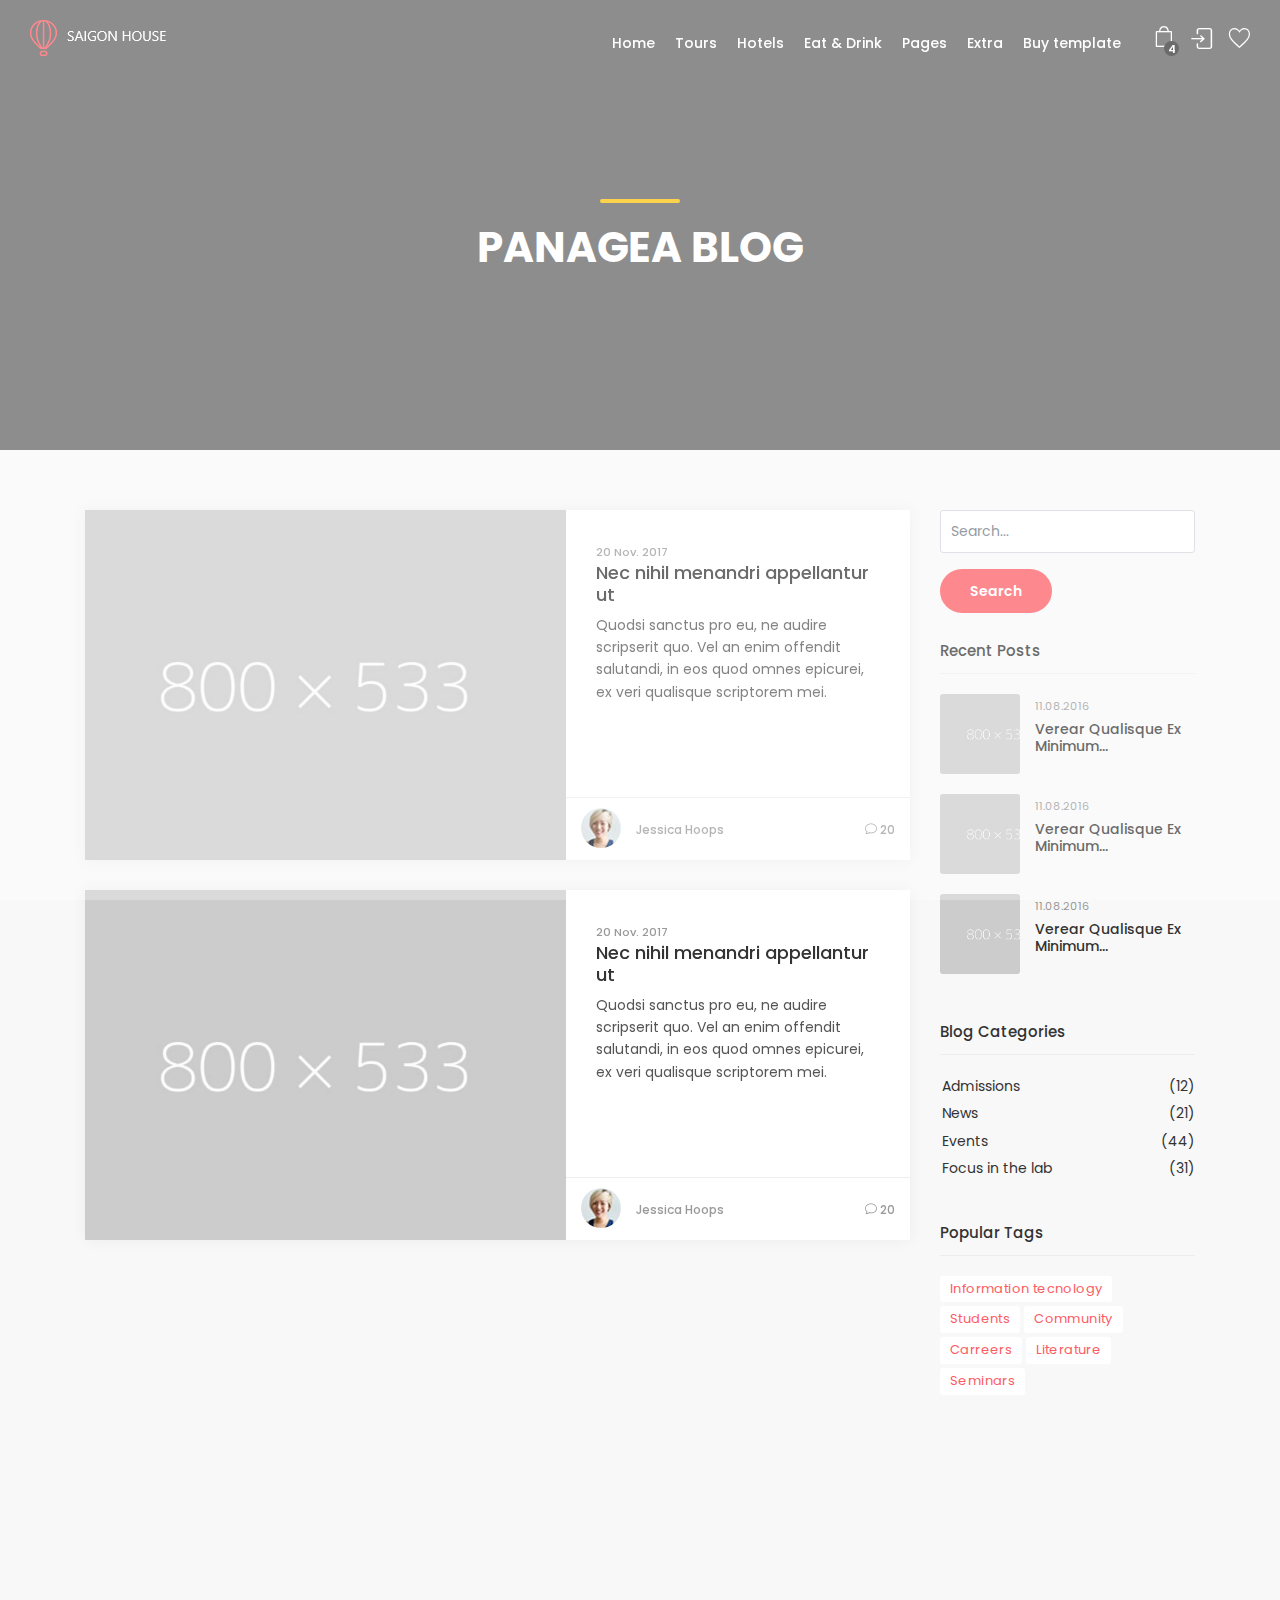
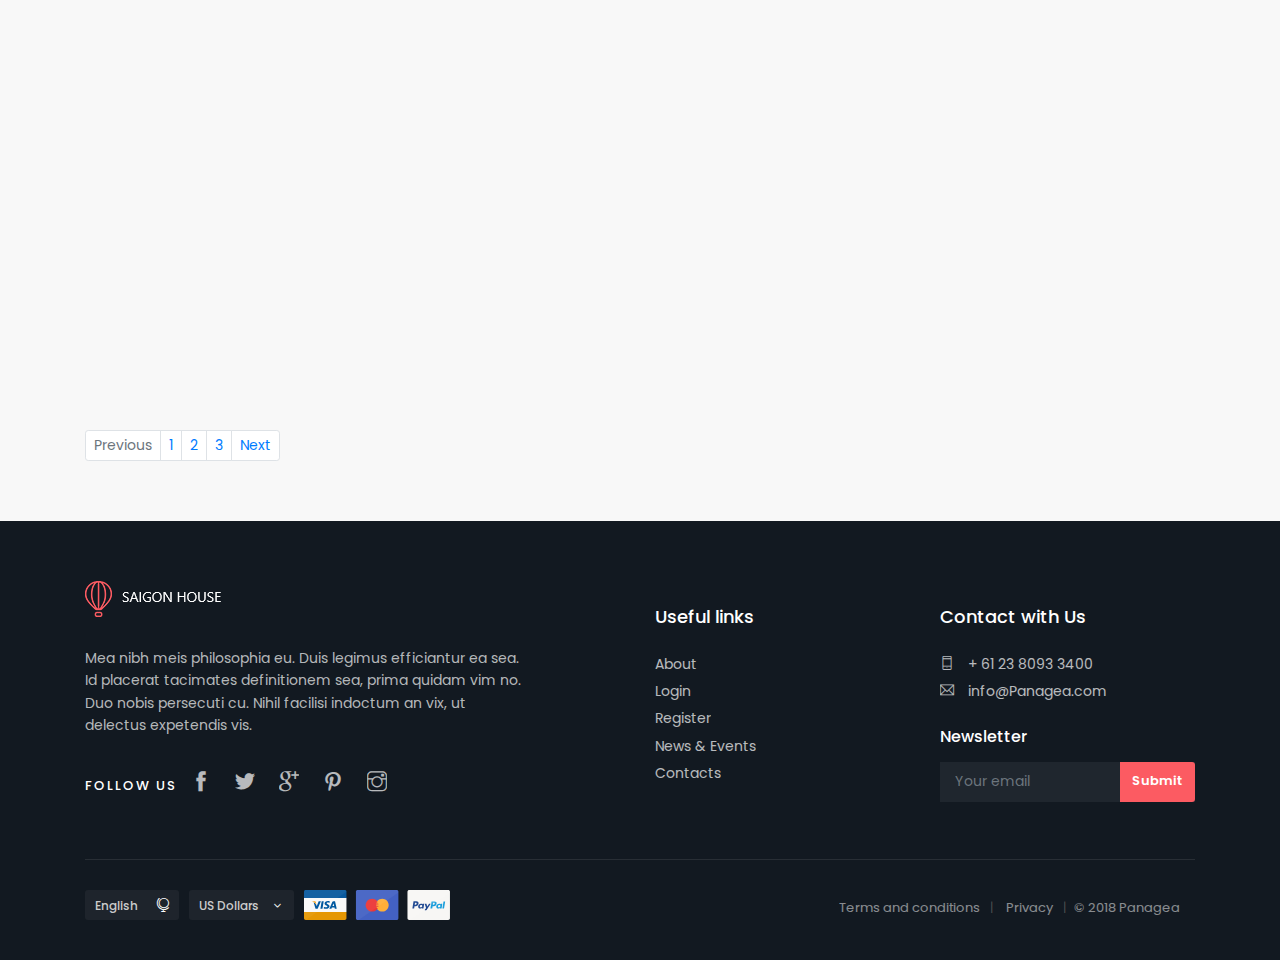
<file: blog.html>
<!DOCTYPE html>
<html lang="en">

<head>
    <meta charset="utf-8">
    <meta http-equiv="X-UA-Compatible" content="IE=edge">
    <meta name="viewport" content="width=device-width, initial-scale=1, shrink-to-fit=no">
    <meta name="description" content="Panagea - Premium site template for travel agencies, hotels and restaurant listing.">
    <meta name="author" content="Ansonika">
    <title>Panagea | Premium site template for travel agencies, hotels and restaurant listing.</title>

    <!-- Favicons-->
    <link rel="shortcut icon" href="img/favicon.ico" type="image/x-icon">
    <link rel="apple-touch-icon" type="image/x-icon" href="img/apple-touch-icon-57x57-precomposed.png">
    <link rel="apple-touch-icon" type="image/x-icon" sizes="72x72" href="img/apple-touch-icon-72x72-precomposed.png">
    <link rel="apple-touch-icon" type="image/x-icon" sizes="114x114" href="img/apple-touch-icon-114x114-precomposed.png">
    <link rel="apple-touch-icon" type="image/x-icon" sizes="144x144" href="img/apple-touch-icon-144x144-precomposed.png">

    <!-- BASE CSS -->
    <link href="css/bootstrap.min.css" rel="stylesheet">
    <link href="css/style.css" rel="stylesheet">
	<link href="css/vendors.css" rel="stylesheet">
    
    <!-- SPECIFIC CSS -->
    <link href="css/blog.css" rel="stylesheet">

    <!-- YOUR CUSTOM CSS -->
    <link href="css/custom.css" rel="stylesheet">
	
</head>

<body>
	
	<div id="page">
		
	<header class="header menu_fixed">
		<div id="preloader"><div data-loader="circle-side"></div></div><!-- /Preload -->
		<div id="logo">
			<a href="index.html">
				<img src="img/logo.png" width="150" height="36" data-retina="true" alt="" class="logo_normal">
				<img src="img/logo_sticky.png" width="150" height="36" data-retina="true" alt="" class="logo_sticky">
			</a>
		</div>
		<ul id="top_menu">
			<li><a href="cart-1.html" class="cart-menu-btn" title="Cart"><strong>4</strong></a></li>
			<li><a href="#sign-in-dialog" id="sign-in" class="login" title="Sign In">Sign In</a></li>
			<li><a href="wishlist.html" class="wishlist_bt_top" title="Your wishlist">Your wishlist</a></li>
		</ul>
		<!-- /top_menu -->
		<a href="#menu" class="btn_mobile">
			<div class="hamburger hamburger--spin" id="hamburger">
				<div class="hamburger-box">
					<div class="hamburger-inner"></div>
				</div>
			</div>
		</a>
		<nav id="menu" class="main-menu">
			<ul>
				<li><span><a href="#0">Home</a></span>
					<ul>
						<li><a href="index.html">Home version 1</a></li>
						<li><a href="index-2.html">Home version 2</a></li>
						<li><a href="index-3.html">Home version 3</a></li>
						<li><a href="index-4.html">Home version 4</a></li>
						<li><a href="index-5.html">Home version 5</a></li>
						<li><a href="index-6.html">With Cookie bar (EU law)</a></li>
                        <li><a href="index-7.html">Home version 7</a></li>
					</ul>
				</li>
				<li><span><a href="#0">Tours</a></span>
					<ul>
						<li><a href="tours-grid-isotope.html">Tours grid isotope</a></li>
						<li><a href="tours-grid-sidebar.html">Tours grid sidebar</a></li>
						<li><a href="tours-grid-sidebar-2.html">Tours grid sidebar 2</a></li>
						<li><a href="tours-grid.html">Tours grid simple</a></li>
						<li><a href="tours-list-isotope.html">Tours list isotope</a></li>
						<li><a href="tours-list-sidebar.html">Tours list sidebar</a></li>
						<li><a href="tours-list-sidebar-2.html">Tours list sidebar 2</a></li>
						<li><a href="tours-list.html">Tours list simple</a></li>
						<li><a href="tour-detail.html">Tour detail</a></li>
					</ul>
				</li>
				<li><span><a href="#0">Hotels</a></span>
					<ul>
						<li><a href="hotels-grid-isotope.html">Hotel grid isotope</a></li>
						<li><a href="hotels-grid-sidebar.html">Hotel grid sidebar</a></li>
						<li><a href="hotels-grid-sidebar-2.html">Hotel grid sidebar 2</a></li>
						<li><a href="hotels-grid.html">Hotel grid simple</a></li>
						<li><a href="hotels-list-isotope.html">Hotel list isotope</a></li>
						<li><a href="hotels-list-sidebar.html">Hotel list sidebar</a></li>
						<li><a href="hotels-list-sidebar-2.html">Hotel list sidebar 2</a></li>
						<li><a href="hotels-list.html">Hotel list simple</a></li>
						<li><a href="hotel-detail.html">Hotel detail</a></li>
					</ul>
				</li>
				<li><span><a href="#0">Eat &amp; Drink</a></span>
					<ul>
						<li><a href="restaurants-grid-isotope.html">Restaurant grid isotope</a></li>
						<li><a href="restaurants-grid-sidebar.html">Restaurant grid sidebar</a></li>
						<li><a href="restaurants-grid-sidebar-2.html">Restaurant grid sidebar 2</a></li>
						<li><a href="restaurants-grid.html">Restaurant grid simple</a></li>
						<li><a href="restaurants-list-isotope.html">Restaurant list isotope</a></li>
						<li><a href="restaurants-list-sidebar.html">Restaurant list sidebar</a></li>
						<li><a href="restaurants-list-sidebar-2.html">Restaurant list sidebar 2</a></li>
						<li><a href="restaurants-list.html">Restaurant list simple</a></li>
						<li><a href="restaurant-detail.html">Restaurant detail</a></li>
					</ul>
				</li>
				<li><span><a href="#0">Pages</a></span>
					<ul>
						<li><a href="about.html">About</a></li>
						<li><a href="media-gallery.html">Media gallery</a></li>
						<li><a href="help.html">Help Section</a></li>
						<li><a href="faq.html">Faq Section</a></li>
						<li><a href="wishlist.html">Wishlist page</a></li>
						<li><a href="contacts.html">Contacts</a></li>
						<li><a href="login.html">Login</a></li>
						<li><a href="register.html">Register</a></li>
						<li><a href="blog.html">Blog</a></li>
					</ul>
				</li>
				<li><span><a href="#0">Extra</a></span>
					<ul>
                    	<li><a href="menu-options.html">Menu Position Options</a></li>
                    	<li><a href="tour-detail-singlemonth-datepicker.html">Single month Datepicker</a></li>
						<li><a href="404.html">404 Error page</a></li>
						<li><a href="cart-1.html">Cart page 1</a></li>
						<li><a href="cart-2.html">Cart page 2</a></li>
						<li><a href="cart-3.html">Cart page 3</a></li>
						<li><a href="pricing-tables.html">Responsive pricing tables</a></li>
						<li><a href="coming_soon/index.html">Coming soon</a></li>
						<li><a href="invoice.html">Invoice</a></li>
						<li><a href="icon-pack-1.html">Icon pack 1</a></li>
						<li><a href="icon-pack-2.html">Icon pack 2</a></li>
						<li><a href="icon-pack-3.html">Icon pack 3</a></li>
						<li><a href="icon-pack-4.html">Icon pack 4</a></li>
                        <li><a href="hamburgers.html">Animated Hamburgers</a></li>
					</ul>
				</li>
				<li><span><a href="#0">Buy template</a></span></li>
			</ul>
		</nav>

	</header>
	<!-- /header -->
	
	<main>
		<section class="hero_in general">
			<div class="wrapper">
				<div class="container">
					<h1 class="fadeInUp"><span></span>Panagea blog</h1>
				</div>
			</div>
		</section>
		<!--/hero_in-->

		<div class="container margin_60_35">
			<div class="row">
				<div class="col-lg-9">
					<article class="blog wow fadeIn">
						<div class="row no-gutters">
							<div class="col-lg-7">
								<figure>
									<a href="blog-post.html"><img src="img/blog-1.jpg" alt="">
										<div class="preview"><span>Read more</span></div>
									</a>
								</figure>
							</div>
							<div class="col-lg-5">
								<div class="post_info">
									<small>20 Nov. 2017</small>
									<h3><a href="blog-post.html">Nec nihil menandri appellantur ut</a></h3>
									<p>Quodsi sanctus pro eu, ne audire scripserit quo. Vel an enim offendit salutandi, in eos quod omnes epicurei, ex veri qualisque scriptorem mei.</p>
									<ul>
										<li>
											<div class="thumb"><img src="img/thumb_blog.jpg" alt=""></div> Jessica Hoops
										</li>
										<li><i class="icon_comment_alt"></i> 20</li>
									</ul>
								</div>
							</div>
						</div>
					</article>
					<!-- /article -->

					<article class="blog wow fadeIn">
						<div class="row no-gutters">
							<div class="col-lg-7">
								<figure>
									<a href="blog-post.html"><img src="img/blog-2.jpg" alt="">
										<div class="preview"><span>Read more</span></div>
									</a>
								</figure>
							</div>
							<div class="col-lg-5">
								<div class="post_info">
									<small>20 Nov. 2017</small>
									<h3><a href="blog-post.html">Nec nihil menandri appellantur ut</a></h3>
									<p>Quodsi sanctus pro eu, ne audire scripserit quo. Vel an enim offendit salutandi, in eos quod omnes epicurei, ex veri qualisque scriptorem mei.</p>
									<ul>
										<li>
											<div class="thumb"><img src="img/thumb_blog.jpg" alt=""></div> Jessica Hoops
										</li>
										<li><i class="icon_comment_alt"></i> 20</li>
									</ul>
								</div>
							</div>
						</div>
					</article>
					<!-- /article -->

					<article class="blog wow fadeIn">
						<div class="row no-gutters">
							<div class="col-lg-7">
								<figure>
									<a href="blog-post.html"><img src="img/blog-3.jpg" alt="">
										<div class="preview"><span>Read more</span></div>
									</a>
								</figure>
							</div>
							<div class="col-lg-5">
								<div class="post_info">
									<small>20 Nov. 2017</small>
									<h3><a href="blog-post.html">Nec nihil menandri appellantur ut</a></h3>
									<p>Quodsi sanctus pro eu, ne audire scripserit quo. Vel an enim offendit salutandi, in eos quod omnes epicurei, ex veri qualisque scriptorem mei.</p>
									<ul>
										<li>
											<div class="thumb"><img src="img/thumb_blog.jpg" alt=""></div> Jessica Hoops
										</li>
										<li><i class="icon_comment_alt"></i> 20</li>
									</ul>
								</div>
							</div>
						</div>
					</article>
					<!-- /article -->

					<article class="blog wow fadeIn">
						<div class="row no-gutters">
							<div class="col-lg-7">
								<figure>
									<a href="blog-post.html"><img src="img/blog-4.jpg" alt="">
										<div class="preview"><span>Read more</span></div>
									</a>
								</figure>
							</div>
							<div class="col-lg-5">
								<div class="post_info">
									<small>20 Nov. 2017</small>
									<h3><a href="blog-post.html">Nec nihil menandri appellantur ut</a></h3>
									<p>Quodsi sanctus pro eu, ne audire scripserit quo. Vel an enim offendit salutandi, in eos quod omnes epicurei, ex veri qualisque scriptorem mei.</p>
									<ul>
										<li>
											<div class="thumb"><img src="img/thumb_blog.jpg" alt=""></div> Jessica Hoops
										</li>
										<li><i class="icon_comment_alt"></i> 20</li>
									</ul>
								</div>
							</div>
						</div>
					</article>
					<!-- /article -->

					<nav aria-label="...">
						<ul class="pagination pagination-sm">
							<li class="page-item disabled">
								<a class="page-link" href="#" tabindex="-1">Previous</a>
							</li>
							<li class="page-item"><a class="page-link" href="#">1</a></li>
							<li class="page-item"><a class="page-link" href="#">2</a></li>
							<li class="page-item"><a class="page-link" href="#">3</a></li>
							<li class="page-item">
								<a class="page-link" href="#">Next</a>
							</li>
						</ul>
					</nav>
					<!-- /pagination -->
				</div>
				<!-- /col -->

				<aside class="col-lg-3">
					<div class="widget">
						<form>
							<div class="form-group">
								<input type="text" name="search" id="search" class="form-control" placeholder="Search...">
							</div>
							<button type="submit" id="submit" class="btn_1 rounded"> Search</button>
						</form>
					</div>
					<!-- /widget -->
					<div class="widget">
						<div class="widget-title">
							<h4>Recent Posts</h4>
						</div>
						<ul class="comments-list">
							<li>
								<div class="alignleft">
									<a href="#0"><img src="img/blog-5.jpg" alt=""></a>
								</div>
								<small>11.08.2016</small>
								<h3><a href="#" title="">Verear qualisque ex minimum...</a></h3>
							</li>
							<li>
								<div class="alignleft">
									<a href="#0"><img src="img/blog-6.jpg" alt=""></a>
								</div>
								<small>11.08.2016</small>
								<h3><a href="#" title="">Verear qualisque ex minimum...</a></h3>
							</li>
							<li>
								<div class="alignleft">
									<a href="#0"><img src="img/blog-4.jpg" alt=""></a>
								</div>
								<small>11.08.2016</small>
								<h3><a href="#" title="">Verear qualisque ex minimum...</a></h3>
							</li>
						</ul>
					</div>
					<!-- /widget -->
					<div class="widget">
						<div class="widget-title">
							<h4>Blog Categories</h4>
						</div>
						<ul class="cats">
							<li><a href="#">Admissions <span>(12)</span></a></li>
							<li><a href="#">News <span>(21)</span></a></li>
							<li><a href="#">Events <span>(44)</span></a></li>
							<li><a href="#">Focus in the lab <span>(31)</span></a></li>
						</ul>
					</div>
					<!-- /widget -->
					<div class="widget">
						<div class="widget-title">
							<h4>Popular Tags</h4>
						</div>
						<div class="tags">
							<a href="#">Information tecnology</a>
							<a href="#">Students</a>
							<a href="#">Community</a>
							<a href="#">Carreers</a>
							<a href="#">Literature</a>
							<a href="#">Seminars</a>
						</div>
					</div>
					<!-- /widget -->
				</aside>
				<!-- /aside -->
			</div>
			<!-- /row -->
		</div>
		<!-- /container -->
	</main>
	<!--/main-->
	
	<footer>
		<div class="container margin_60_35">
			<div class="row">
				<div class="col-lg-5 col-md-12 p-r-5">
					<p><img src="img/logo.png" width="150" height="36" data-retina="true" alt=""></p>
					<p>Mea nibh meis philosophia eu. Duis legimus efficiantur ea sea. Id placerat tacimates definitionem sea, prima quidam vim no. Duo nobis persecuti cu. Nihil facilisi indoctum an vix, ut delectus expetendis vis.</p>
					<div class="follow_us">
						<ul>
							<li>Follow us</li>
							<li><a href="#0"><i class="ti-facebook"></i></a></li>
							<li><a href="#0"><i class="ti-twitter-alt"></i></a></li>
							<li><a href="#0"><i class="ti-google"></i></a></li>
							<li><a href="#0"><i class="ti-pinterest"></i></a></li>
							<li><a href="#0"><i class="ti-instagram"></i></a></li>
						</ul>
					</div>
				</div>
				<div class="col-lg-3 col-md-6 ml-lg-auto">
					<h5>Useful links</h5>
					<ul class="links">
						<li><a href="about.html">About</a></li>
						<li><a href="login.html">Login</a></li>
						<li><a href="register.html">Register</a></li>
						<li><a href="blog.html">News &amp; Events</a></li>
						<li><a href="contacts.html">Contacts</a></li>
					</ul>
				</div>
				<div class="col-lg-3 col-md-6">
					<h5>Contact with Us</h5>
					<ul class="contacts">
						<li><a href="tel://61280932400"><i class="ti-mobile"></i> + 61 23 8093 3400</a></li>
						<li><a href="mailto:info@Panagea.com"><i class="ti-email"></i> info@Panagea.com</a></li>
					</ul>
					<div id="newsletter">
					<h6>Newsletter</h6>
					<div id="message-newsletter"></div>
					<form method="post" action="assets/newsletter.php" name="newsletter_form" id="newsletter_form">
						<div class="form-group">
							<input type="email" name="email_newsletter" id="email_newsletter" class="form-control" placeholder="Your email">
							<input type="submit" value="Submit" id="submit-newsletter">
						</div>
					</form>
					</div>
				</div>
			</div>
			<!--/row-->
			<hr>
			<div class="row">
				<div class="col-lg-6">
					<ul id="footer-selector">
						<li>
							<div class="styled-select" id="lang-selector">
								<select>
									<option value="English" selected>English</option>
									<option value="French">French</option>
									<option value="Spanish">Spanish</option>
									<option value="Russian">Russian</option>
								</select>
							</div>
						</li>
						<li>
							<div class="styled-select" id="currency-selector">
								<select>
									<option value="US Dollars" selected>US Dollars</option>
									<option value="Euro">Euro</option>
								</select>
							</div>
						</li>
						<li><img src="img/cards_all.svg" alt=""></li>
					</ul>
				</div>
				<div class="col-lg-6">
					<ul id="additional_links">
						<li><a href="#0">Terms and conditions</a></li>
						<li><a href="#0">Privacy</a></li>
						<li><span>© 2018 Panagea</span></li>
					</ul>
				</div>
			</div>
		</div>
	</footer>
	<!--/footer-->
	</div>
	<!-- page -->
	
	<!-- Sign In Popup -->
	<div id="sign-in-dialog" class="zoom-anim-dialog mfp-hide">
		<div class="small-dialog-header">
			<h3>Sign In</h3>
		</div>
		<form>
			<div class="sign-in-wrapper">
				<a href="#0" class="social_bt facebook">Login with Facebook</a>
				<a href="#0" class="social_bt google">Login with Google</a>
				<div class="divider"><span>Or</span></div>
				<div class="form-group">
					<label>Email</label>
					<input type="email" class="form-control" name="email" id="email">
					<i class="icon_mail_alt"></i>
				</div>
				<div class="form-group">
					<label>Password</label>
					<input type="password" class="form-control" name="password" id="password" value="">
					<i class="icon_lock_alt"></i>
				</div>
				<div class="clearfix add_bottom_15">
					<div class="checkboxes float-left">
						<label class="container_check">Remember me
						  <input type="checkbox">
						  <span class="checkmark"></span>
						</label>
					</div>
					<div class="float-right mt-1"><a id="forgot" href="javascript:void(0);">Forgot Password?</a></div>
				</div>
				<div class="text-center"><input type="submit" value="Log In" class="btn_1 full-width"></div>
				<div class="text-center">
					Don’t have an account? <a href="register.html">Sign up</a>
				</div>
				<div id="forgot_pw">
					<div class="form-group">
						<label>Please confirm login email below</label>
						<input type="email" class="form-control" name="email_forgot" id="email_forgot">
						<i class="icon_mail_alt"></i>
					</div>
					<p>You will receive an email containing a link allowing you to reset your password to a new preferred one.</p>
					<div class="text-center"><input type="submit" value="Reset Password" class="btn_1"></div>
				</div>
			</div>
		</form>
		<!--form -->
	</div>
	<!-- /Sign In Popup -->
	
	<div id="toTop"></div><!-- Back to top button -->
	
	<!-- COMMON SCRIPTS -->
    <script src="js/jquery-2.2.4.min.js"></script>
    <script src="js/common_scripts.js"></script>
    <script src="js/main.js"></script>
	<script src="assets/validate.js"></script>
	
	

</body>
</html>
</file>
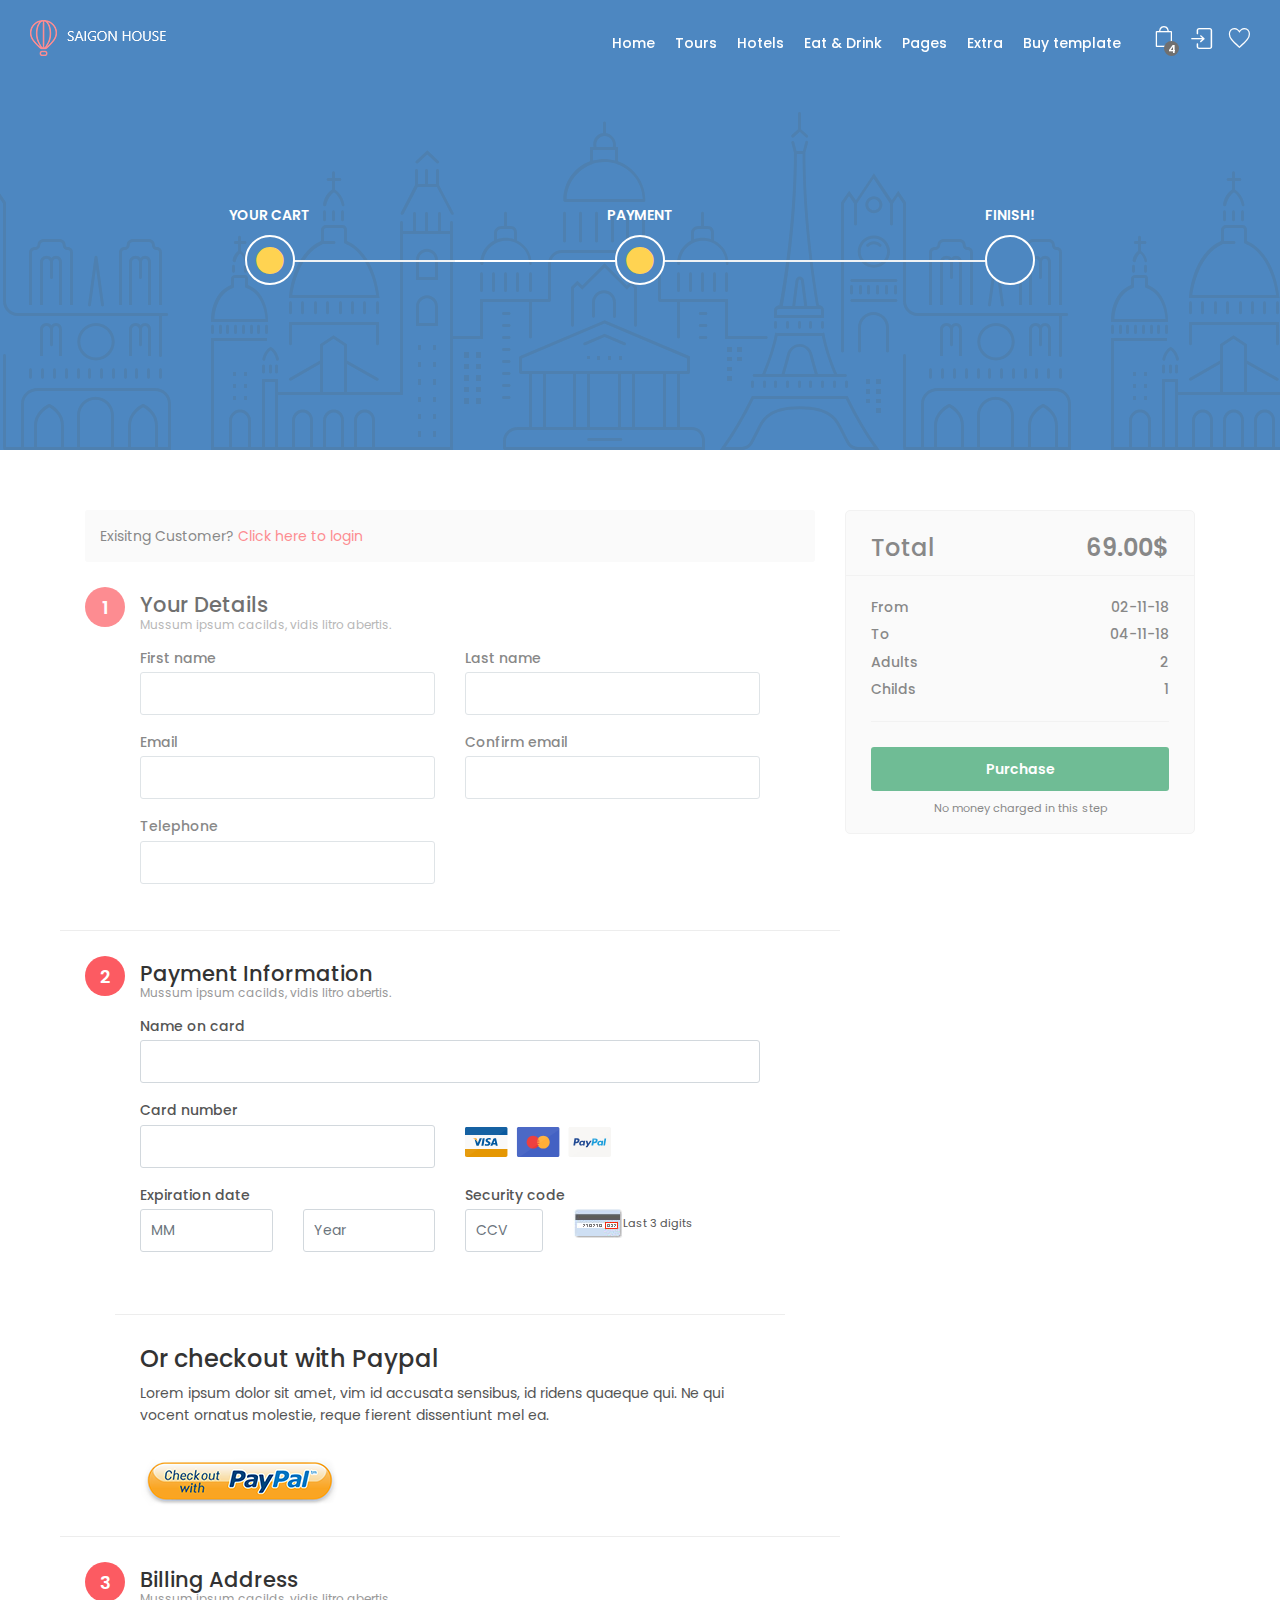
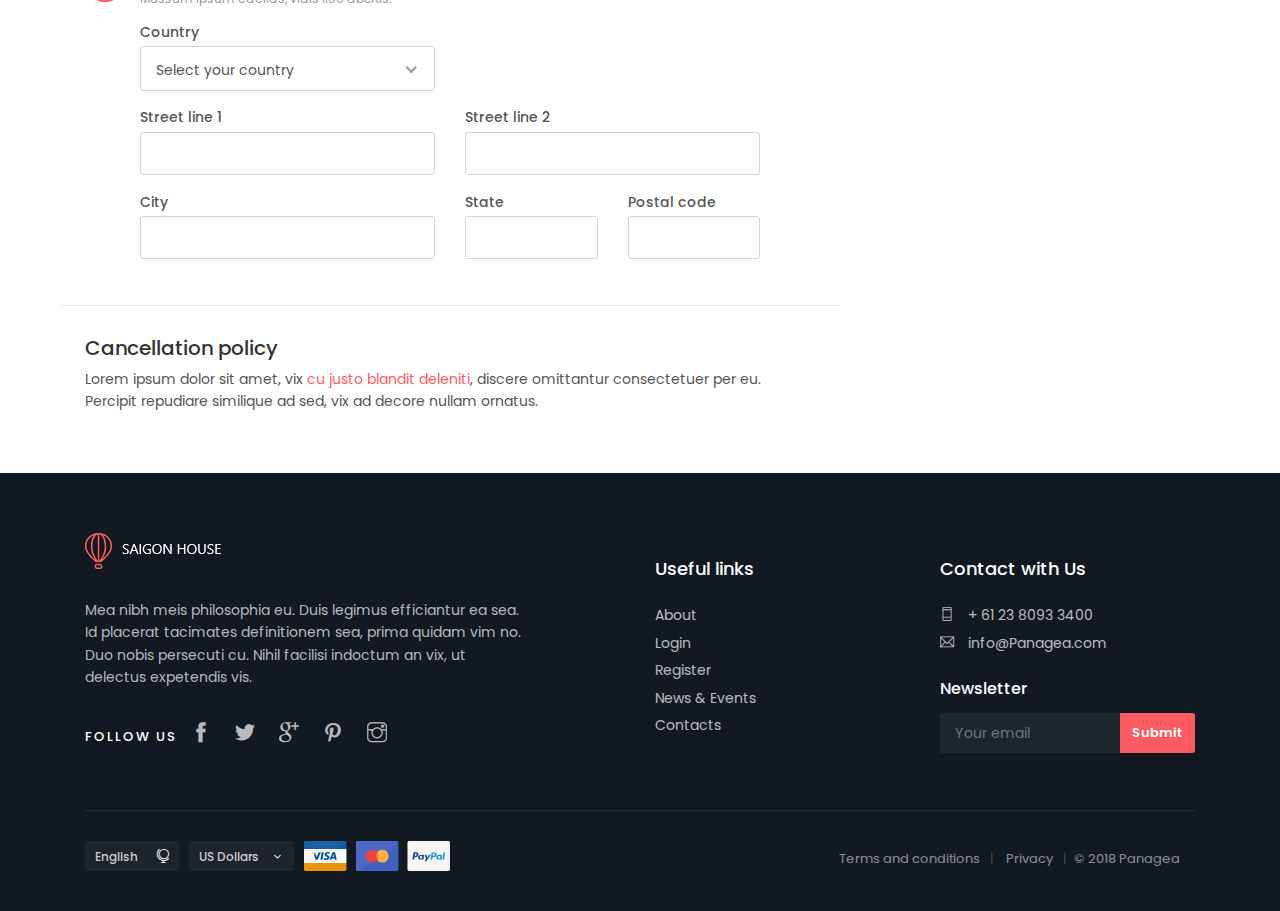
<file: cart-2.html>
<!DOCTYPE html>
<html lang="en">

<head>
    <meta charset="utf-8">
    <meta http-equiv="X-UA-Compatible" content="IE=edge">
    <meta name="viewport" content="width=device-width, initial-scale=1, shrink-to-fit=no">
    <meta name="description" content="Panagea - Premium site template for travel agencies, hotels and restaurant listing.">
    <meta name="author" content="Ansonika">
    <title>Panagea | Premium site template for travel agencies, hotels and restaurant listing.</title>

    <!-- Favicons-->
    <link rel="shortcut icon" href="img/favicon.ico" type="image/x-icon">
    <link rel="apple-touch-icon" type="image/x-icon" href="img/apple-touch-icon-57x57-precomposed.png">
    <link rel="apple-touch-icon" type="image/x-icon" sizes="72x72" href="img/apple-touch-icon-72x72-precomposed.png">
    <link rel="apple-touch-icon" type="image/x-icon" sizes="114x114" href="img/apple-touch-icon-114x114-precomposed.png">
    <link rel="apple-touch-icon" type="image/x-icon" sizes="144x144" href="img/apple-touch-icon-144x144-precomposed.png">

    <!-- BASE CSS -->
    <link href="css/bootstrap.min.css" rel="stylesheet">
    <link href="css/style.css" rel="stylesheet">
	<link href="css/vendors.css" rel="stylesheet">

    <!-- YOUR CUSTOM CSS -->
    <link href="css/custom.css" rel="stylesheet">

</head>

<body>
	
	<div id="page" class="theia-exception">
		
	<header class="header menu_fixed">
		<div id="preloader"><div data-loader="circle-side"></div></div><!-- /Preload -->
		<div id="logo">
			<a href="index.html">
				<img src="img/logo.png" width="150" height="36" data-retina="true" alt="" class="logo_normal">
				<img src="img/logo_sticky.png" width="150" height="36" data-retina="true" alt="" class="logo_sticky">
			</a>
		</div>
		<ul id="top_menu">
			<li><a href="cart-1.html" class="cart-menu-btn" title="Cart"><strong>4</strong></a></li>
			<li><a href="#sign-in-dialog" id="sign-in" class="login" title="Sign In">Sign In</a></li>
			<li><a href="wishlist.html" class="wishlist_bt_top" title="Your wishlist">Your wishlist</a></li>
		</ul>
		<!-- /top_menu -->
		<a href="#menu" class="btn_mobile">
			<div class="hamburger hamburger--spin" id="hamburger">
				<div class="hamburger-box">
					<div class="hamburger-inner"></div>
				</div>
			</div>
		</a>
		<nav id="menu" class="main-menu">
			<ul>
				<li><span><a href="#0">Home</a></span>
					<ul>
						<li><a href="index.html">Home version 1</a></li>
						<li><a href="index-2.html">Home version 2</a></li>
						<li><a href="index-3.html">Home version 3</a></li>
						<li><a href="index-4.html">Home version 4</a></li>
						<li><a href="index-5.html">Home version 5</a></li>
						<li><a href="index-6.html">With Cookie bar (EU law)</a></li>
                        <li><a href="index-7.html">Home version 7</a></li>
					</ul>
				</li>
				<li><span><a href="#0">Tours</a></span>
					<ul>
						<li><a href="tours-grid-isotope.html">Tours grid isotope</a></li>
						<li><a href="tours-grid-sidebar.html">Tours grid sidebar</a></li>
						<li><a href="tours-grid-sidebar-2.html">Tours grid sidebar 2</a></li>
						<li><a href="tours-grid.html">Tours grid simple</a></li>
						<li><a href="tours-list-isotope.html">Tours list isotope</a></li>
						<li><a href="tours-list-sidebar.html">Tours list sidebar</a></li>
						<li><a href="tours-list-sidebar-2.html">Tours list sidebar 2</a></li>
						<li><a href="tours-list.html">Tours list simple</a></li>
						<li><a href="tour-detail.html">Tour detail</a></li>
					</ul>
				</li>
				<li><span><a href="#0">Hotels</a></span>
					<ul>
						<li><a href="hotels-grid-isotope.html">Hotel grid isotope</a></li>
						<li><a href="hotels-grid-sidebar.html">Hotel grid sidebar</a></li>
						<li><a href="hotels-grid-sidebar-2.html">Hotel grid sidebar 2</a></li>
						<li><a href="hotels-grid.html">Hotel grid simple</a></li>
						<li><a href="hotels-list-isotope.html">Hotel list isotope</a></li>
						<li><a href="hotels-list-sidebar.html">Hotel list sidebar</a></li>
						<li><a href="hotels-list-sidebar-2.html">Hotel list sidebar 2</a></li>
						<li><a href="hotels-list.html">Hotel list simple</a></li>
						<li><a href="hotel-detail.html">Hotel detail</a></li>
					</ul>
				</li>
				<li><span><a href="#0">Eat &amp; Drink</a></span>
					<ul>
						<li><a href="restaurants-grid-isotope.html">Restaurant grid isotope</a></li>
						<li><a href="restaurants-grid-sidebar.html">Restaurant grid sidebar</a></li>
						<li><a href="restaurants-grid-sidebar-2.html">Restaurant grid sidebar 2</a></li>
						<li><a href="restaurants-grid.html">Restaurant grid simple</a></li>
						<li><a href="restaurants-list-isotope.html">Restaurant list isotope</a></li>
						<li><a href="restaurants-list-sidebar.html">Restaurant list sidebar</a></li>
						<li><a href="restaurants-list-sidebar-2.html">Restaurant list sidebar 2</a></li>
						<li><a href="restaurants-list.html">Restaurant list simple</a></li>
						<li><a href="restaurant-detail.html">Restaurant detail</a></li>
					</ul>
				</li>
				<li><span><a href="#0">Pages</a></span>
					<ul>
						<li><a href="about.html">About</a></li>
						<li><a href="media-gallery.html">Media gallery</a></li>
						<li><a href="help.html">Help Section</a></li>
						<li><a href="faq.html">Faq Section</a></li>
						<li><a href="wishlist.html">Wishlist page</a></li>
						<li><a href="contacts.html">Contacts</a></li>
						<li><a href="login.html">Login</a></li>
						<li><a href="register.html">Register</a></li>
						<li><a href="blog.html">Blog</a></li>
					</ul>
				</li>
				<li><span><a href="#0">Extra</a></span>
					<ul>
                    	<li><a href="menu-options.html">Menu Position Options</a></li>
                    	<li><a href="tour-detail-singlemonth-datepicker.html">Single month Datepicker</a></li>
						<li><a href="404.html">404 Error page</a></li>
						<li><a href="cart-1.html">Cart page 1</a></li>
						<li><a href="cart-2.html">Cart page 2</a></li>
						<li><a href="cart-3.html">Cart page 3</a></li>
						<li><a href="pricing-tables.html">Responsive pricing tables</a></li>
						<li><a href="coming_soon/index.html">Coming soon</a></li>
						<li><a href="invoice.html">Invoice</a></li>
						<li><a href="icon-pack-1.html">Icon pack 1</a></li>
						<li><a href="icon-pack-2.html">Icon pack 2</a></li>
						<li><a href="icon-pack-3.html">Icon pack 3</a></li>
						<li><a href="icon-pack-4.html">Icon pack 4</a></li>
                        <li><a href="hamburgers.html">Animated Hamburgers</a></li>
					</ul>
				</li>
				<li><span><a href="#0">Buy template</a></span></li>
			</ul>
		</nav>

	</header>
	<!-- /header -->
	
	<main>
		<div class="hero_in cart_section">
			<div class="wrapper">
				<div class="container">
					<div class="bs-wizard clearfix">
						<div class="bs-wizard-step">
							<div class="text-center bs-wizard-stepnum">Your cart</div>
							<div class="progress">
								<div class="progress-bar"></div>
							</div>
							<a href="cart-1.html" class="bs-wizard-dot"></a>
						</div>

						<div class="bs-wizard-step active">
							<div class="text-center bs-wizard-stepnum">Payment</div>
							<div class="progress">
								<div class="progress-bar"></div>
							</div>
							<a href="#0" class="bs-wizard-dot"></a>
						</div>

						<div class="bs-wizard-step disabled">
							<div class="text-center bs-wizard-stepnum">Finish!</div>
							<div class="progress">
								<div class="progress-bar"></div>
							</div>
							<a href="#0" class="bs-wizard-dot"></a>
						</div>
					</div>
					<!-- End bs-wizard -->
				</div>
			</div>
		</div>
		<!--/hero_in-->

		<div class="bg_color_1">
			<div class="container margin_60_35">
				<div class="row">
					<div class="col-lg-8">
						<div class="box_cart">
						<div class="message">
							<p>Exisitng Customer? <a href="#0">Click here to login</a></p>
						</div>
						<div class="form_title">
							<h3><strong>1</strong>Your Details</h3>
							<p>
								Mussum ipsum cacilds, vidis litro abertis.
							</p>
						</div>
						<div class="step">
							<div class="row">
							<div class="col-sm-6">
								<div class="form-group">
									<label>First name</label>
									<input type="text" class="form-control" id="firstname_booking" name="firstname_booking">
								</div>
							</div>
							<div class="col-sm-6">
								<div class="form-group">
									<label>Last name</label>
									<input type="text" class="form-control" id="lastname_booking" name="lastname_booking">
								</div>
							</div>
						</div>
						<div class="row">
							<div class="col-sm-6">
								<div class="form-group">
									<label>Email</label>
									<input type="email" id="email_booking" name="email_booking" class="form-control">
								</div>
							</div>
							<div class="col-sm-6">
								<div class="form-group">
									<label>Confirm email</label>
									<input type="email" id="email_booking_2" name="email_booking_2" class="form-control">
								</div>
							</div>
						</div>
						<div class="row">
							<div class="col-sm-6">
								<div class="form-group">
									<label>Telephone</label>
									<input type="text" id="telephone_booking" name="telephone_booking" class="form-control">
								</div>
							</div>
						</div>
						</div>
						<hr>
						<!--End step -->

						<div class="form_title">
							<h3><strong>2</strong>Payment Information</h3>
							<p>
								Mussum ipsum cacilds, vidis litro abertis.
							</p>
						</div>
						<div class="step">
							<div class="form-group">
							<label>Name on card</label>
							<input type="text" class="form-control" id="name_card_bookign" name="name_card_bookign">
						</div>
						<div class="row">
							<div class="col-md-6 col-sm-12">
								<div class="form-group">
									<label>Card number</label>
									<input type="text" id="card_number" name="card_number" class="form-control">
								</div>
							</div>
							<div class="col-md-6 col-sm-12">
								<img src="img/cards_all.svg" alt="Cards" class="cards-payment">
							</div>
						</div>
						<div class="row">
							<div class="col-md-6">
								<label>Expiration date</label>
								<div class="row">
									<div class="col-md-6">
										<div class="form-group">
											<input type="text" id="expire_month" name="expire_month" class="form-control" placeholder="MM">
										</div>
									</div>
									<div class="col-md-6">
										<div class="form-group">
											<input type="text" id="expire_year" name="expire_year" class="form-control" placeholder="Year">
										</div>
									</div>
								</div>
							</div>
							<div class="col-md-6">
								<div class="form-group">
									<label>Security code</label>
									<div class="row">
										<div class="col-4">
											<div class="form-group">
												<input type="text" id="ccv" name="ccv" class="form-control" placeholder="CCV">
											</div>
										</div>
										<div class="col-8">
											<img src="img/icon_ccv.gif" width="50" height="29" alt="ccv"><small>Last 3 digits</small>
										</div>
									</div>
								</div>
							</div>
						</div>
						<!--End row -->

						<hr>

						<h4>Or checkout with Paypal</h4>
						<p>
							Lorem ipsum dolor sit amet, vim id accusata sensibus, id ridens quaeque qui. Ne qui vocent ornatus molestie, reque fierent dissentiunt mel ea.
						</p>
						<p>
							<a href="#0"><img src="img/paypal_bt.png" alt="Image"></a>
						</p>
						</div>
						<hr>
						<!--End step -->

						<div class="form_title">
							<h3><strong>3</strong>Billing Address</h3>
							<p>
								Mussum ipsum cacilds, vidis litro abertis.
							</p>
						</div>
						<div class="step">
							<div class="row">
								<div class="col-sm-6">
									<div class="form-group">
										<label>Country</label>
										<div class="custom-select-form">
										<select class="wide add_bottom_15" name="country" id="country">
											<option value="" selected>Select your country</option>
											<option value="Europe">Europe</option>
											<option value="United states">United states</option>
											<option value="Asia">Asia</option>
										</select>
										</div>
									</div>
								</div>
							</div>
							<div class="row">
								<div class="col-sm-6">
									<div class="form-group">
										<label>Street line 1</label>
										<input type="text" id="street_1" name="street_1" class="form-control">
									</div>
								</div>
								<div class="col-sm-6">
									<div class="form-group">
										<label>Street line 2</label>
										<input type="text" id="street_2" name="street_2" class="form-control">
									</div>
								</div>
							</div>
							<div class="row">
								<div class="col-md-6 col-sm-12">
									<div class="form-group">
										<label>City</label>
										<input type="text" id="city_booking" name="city_booking" class="form-control">
									</div>
								</div>
								<div class="col-md-3 col-sm-6">
									<div class="form-group">
										<label>State</label>
										<input type="text" id="state_booking" name="state_booking" class="form-control">
									</div>
								</div>
								<div class="col-md-3 col-sm-6">
									<div class="form-group">
										<label>Postal code</label>
										<input type="text" id="postal_code" name="postal_code" class="form-control">
									</div>
								</div>
							</div>
							<!--End row -->
						</div>
						<hr>
						<!--End step -->
						<div id="policy">
							<h5>Cancellation policy</h5>
							<p class="nomargin">Lorem ipsum dolor sit amet, vix <a href="#0">cu justo blandit deleniti</a>, discere omittantur consectetuer per eu. Percipit repudiare similique ad sed, vix ad decore nullam ornatus.</p>
						</div>
						</div>
					</div>
					<!-- /col -->
					
					<aside class="col-lg-4" id="sidebar">
						<div class="box_detail">
							<div id="total_cart">
								Total <span class="float-right">69.00$</span>
							</div>
							<ul class="cart_details">
								<li>From <span>02-11-18</span></li>
								<li>To <span>04-11-18</span></li>
								<li>Adults <span>2</span></li>
								<li>Childs <span>1</span></li>
							</ul>
							<a href="cart-3.html" class="btn_1 full-width purchase">Purchase</a>
							<div class="text-center"><small>No money charged in this step</small></div>
						</div>
					</aside>
				</div>
				<!-- /row -->
			</div>
			<!-- /container -->
		</div>
		<!-- /bg_color_1 -->
	</main>
	<!--/main-->
	
	<footer>
		<div class="container margin_60_35">
			<div class="row">
				<div class="col-lg-5 col-md-12 p-r-5">
					<p><img src="img/logo.png" width="150" height="36" data-retina="true" alt=""></p>
					<p>Mea nibh meis philosophia eu. Duis legimus efficiantur ea sea. Id placerat tacimates definitionem sea, prima quidam vim no. Duo nobis persecuti cu. Nihil facilisi indoctum an vix, ut delectus expetendis vis.</p>
					<div class="follow_us">
						<ul>
							<li>Follow us</li>
							<li><a href="#0"><i class="ti-facebook"></i></a></li>
							<li><a href="#0"><i class="ti-twitter-alt"></i></a></li>
							<li><a href="#0"><i class="ti-google"></i></a></li>
							<li><a href="#0"><i class="ti-pinterest"></i></a></li>
							<li><a href="#0"><i class="ti-instagram"></i></a></li>
						</ul>
					</div>
				</div>
				<div class="col-lg-3 col-md-6 ml-lg-auto">
					<h5>Useful links</h5>
					<ul class="links">
						<li><a href="about.html">About</a></li>
						<li><a href="login.html">Login</a></li>
						<li><a href="register.html">Register</a></li>
						<li><a href="blog.html">News &amp; Events</a></li>
						<li><a href="contacts.html">Contacts</a></li>
					</ul>
				</div>
				<div class="col-lg-3 col-md-6">
					<h5>Contact with Us</h5>
					<ul class="contacts">
						<li><a href="tel://61280932400"><i class="ti-mobile"></i> + 61 23 8093 3400</a></li>
						<li><a href="mailto:info@Panagea.com"><i class="ti-email"></i> info@Panagea.com</a></li>
					</ul>
					<div id="newsletter">
					<h6>Newsletter</h6>
					<div id="message-newsletter"></div>
					<form method="post" action="assets/newsletter.php" name="newsletter_form" id="newsletter_form">
						<div class="form-group">
							<input type="email" name="email_newsletter" id="email_newsletter" class="form-control" placeholder="Your email">
							<input type="submit" value="Submit" id="submit-newsletter">
						</div>
					</form>
					</div>
				</div>
			</div>
			<!--/row-->
			<hr>
			<div class="row">
				<div class="col-lg-6">
					<ul id="footer-selector">
						<li>
							<div class="styled-select" id="lang-selector">
								<select>
									<option value="English" selected>English</option>
									<option value="French">French</option>
									<option value="Spanish">Spanish</option>
									<option value="Russian">Russian</option>
								</select>
							</div>
						</li>
						<li>
							<div class="styled-select" id="currency-selector">
								<select>
									<option value="US Dollars" selected>US Dollars</option>
									<option value="Euro">Euro</option>
								</select>
							</div>
						</li>
						<li><img src="img/cards_all.svg" alt=""></li>
					</ul>
				</div>
				<div class="col-lg-6">
					<ul id="additional_links">
						<li><a href="#0">Terms and conditions</a></li>
						<li><a href="#0">Privacy</a></li>
						<li><span>© 2018 Panagea</span></li>
					</ul>
				</div>
			</div>
		</div>
	</footer>
	<!--/footer-->
	</div>
	<!-- page -->
	
	<!-- Sign In Popup -->
	<div id="sign-in-dialog" class="zoom-anim-dialog mfp-hide">
		<div class="small-dialog-header">
			<h3>Sign In</h3>
		</div>
		<form>
			<div class="sign-in-wrapper">
				<a href="#0" class="social_bt facebook">Login with Facebook</a>
				<a href="#0" class="social_bt google">Login with Google</a>
				<div class="divider"><span>Or</span></div>
				<div class="form-group">
					<label>Email</label>
					<input type="email" class="form-control" name="email" id="email">
					<i class="icon_mail_alt"></i>
				</div>
				<div class="form-group">
					<label>Password</label>
					<input type="password" class="form-control" name="password" id="password" value="">
					<i class="icon_lock_alt"></i>
				</div>
				<div class="clearfix add_bottom_15">
					<div class="checkboxes float-left">
						<label class="container_check">Remember me
						  <input type="checkbox">
						  <span class="checkmark"></span>
						</label>
					</div>
					<div class="float-right mt-1"><a id="forgot" href="javascript:void(0);">Forgot Password?</a></div>
				</div>
				<div class="text-center"><input type="submit" value="Log In" class="btn_1 full-width"></div>
				<div class="text-center">
					Don’t have an account? <a href="register.html">Sign up</a>
				</div>
				<div id="forgot_pw">
					<div class="form-group">
						<label>Please confirm login email below</label>
						<input type="email" class="form-control" name="email_forgot" id="email_forgot">
						<i class="icon_mail_alt"></i>
					</div>
					<p>You will receive an email containing a link allowing you to reset your password to a new preferred one.</p>
					<div class="text-center"><input type="submit" value="Reset Password" class="btn_1"></div>
				</div>
			</div>
		</form>
		<!--form -->
	</div>
	<!-- /Sign In Popup -->
	
	<div id="toTop"></div><!-- Back to top button -->
	
	<!-- COMMON SCRIPTS -->
    <script src="js/jquery-2.2.4.min.js"></script>
    <script src="js/common_scripts.js"></script>
    <script src="js/main.js"></script>
	<script src="assets/validate.js"></script>
	
	
  
</body>
</html>
</file>
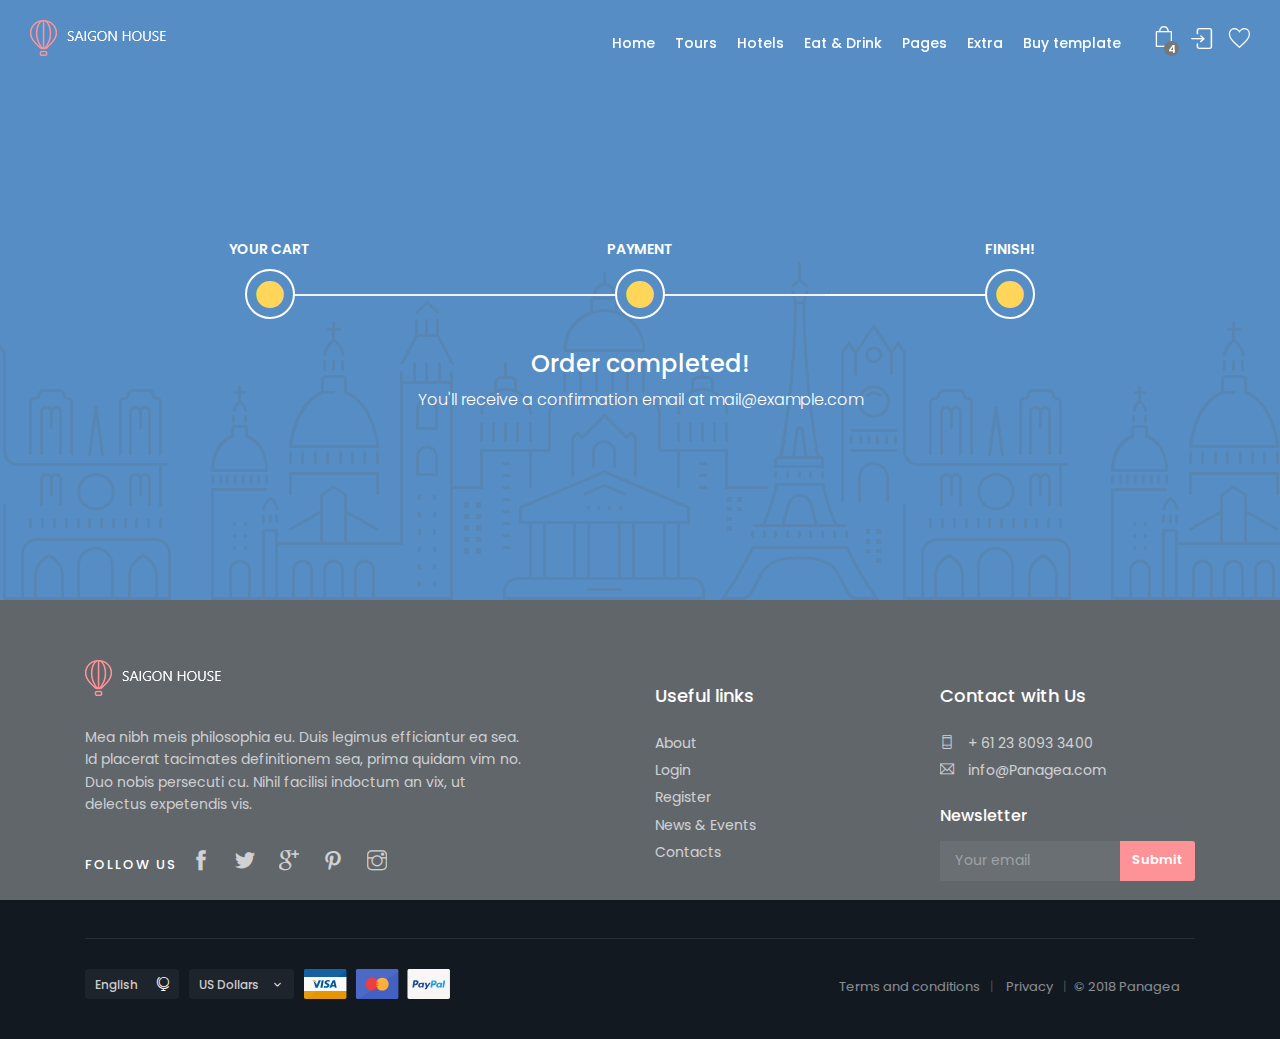
<file: cart-3.html>
<!DOCTYPE html>
<html lang="en">

<head>
    <meta charset="utf-8">
    <meta http-equiv="X-UA-Compatible" content="IE=edge">
    <meta name="viewport" content="width=device-width, initial-scale=1, shrink-to-fit=no">
    <meta name="description" content="Panagea - Premium site template for travel agencies, hotels and restaurant listing.">
    <meta name="author" content="Ansonika">
    <title>Panagea | Premium site template for travel agencies, hotels and restaurant listing.</title>

    <!-- Favicons-->
    <link rel="shortcut icon" href="img/favicon.ico" type="image/x-icon">
    <link rel="apple-touch-icon" type="image/x-icon" href="img/apple-touch-icon-57x57-precomposed.png">
    <link rel="apple-touch-icon" type="image/x-icon" sizes="72x72" href="img/apple-touch-icon-72x72-precomposed.png">
    <link rel="apple-touch-icon" type="image/x-icon" sizes="114x114" href="img/apple-touch-icon-114x114-precomposed.png">
    <link rel="apple-touch-icon" type="image/x-icon" sizes="144x144" href="img/apple-touch-icon-144x144-precomposed.png">

    <!-- BASE CSS -->
    <link href="css/bootstrap.min.css" rel="stylesheet">
    <link href="css/style.css" rel="stylesheet">
	<link href="css/vendors.css" rel="stylesheet">

    <!-- YOUR CUSTOM CSS -->
    <link href="css/custom.css" rel="stylesheet">

</head>

<body>
	
	<div id="page">
		
	<header class="header menu_fixed">
		<div id="preloader"><div data-loader="circle-side"></div></div><!-- /Preload -->
		<div id="logo">
			<a href="index.html">
				<img src="img/logo.png" width="150" height="36" data-retina="true" alt="" class="logo_normal">
				<img src="img/logo_sticky.png" width="150" height="36" data-retina="true" alt="" class="logo_sticky">
			</a>
		</div>
		<ul id="top_menu">
			<li><a href="cart-1.html" class="cart-menu-btn" title="Cart"><strong>4</strong></a></li>
			<li><a href="#sign-in-dialog" id="sign-in" class="login" title="Sign In">Sign In</a></li>
			<li><a href="wishlist.html" class="wishlist_bt_top" title="Your wishlist">Your wishlist</a></li>
		</ul>
		<!-- /top_menu -->
		<a href="#menu" class="btn_mobile">
			<div class="hamburger hamburger--spin" id="hamburger">
				<div class="hamburger-box">
					<div class="hamburger-inner"></div>
				</div>
			</div>
		</a>
		<nav id="menu" class="main-menu">
			<ul>
				<li><span><a href="#0">Home</a></span>
					<ul>
						<li><a href="index.html">Home version 1</a></li>
						<li><a href="index-2.html">Home version 2</a></li>
						<li><a href="index-3.html">Home version 3</a></li>
						<li><a href="index-4.html">Home version 4</a></li>
						<li><a href="index-5.html">Home version 5</a></li>
						<li><a href="index-6.html">With Cookie bar (EU law)</a></li>
                        <li><a href="index-7.html">Home version 7</a></li>
					</ul>
				</li>
				<li><span><a href="#0">Tours</a></span>
					<ul>
						<li><a href="tours-grid-isotope.html">Tours grid isotope</a></li>
						<li><a href="tours-grid-sidebar.html">Tours grid sidebar</a></li>
						<li><a href="tours-grid-sidebar-2.html">Tours grid sidebar 2</a></li>
						<li><a href="tours-grid.html">Tours grid simple</a></li>
						<li><a href="tours-list-isotope.html">Tours list isotope</a></li>
						<li><a href="tours-list-sidebar.html">Tours list sidebar</a></li>
						<li><a href="tours-list-sidebar-2.html">Tours list sidebar 2</a></li>
						<li><a href="tours-list.html">Tours list simple</a></li>
						<li><a href="tour-detail.html">Tour detail</a></li>
					</ul>
				</li>
				<li><span><a href="#0">Hotels</a></span>
					<ul>
						<li><a href="hotels-grid-isotope.html">Hotel grid isotope</a></li>
						<li><a href="hotels-grid-sidebar.html">Hotel grid sidebar</a></li>
						<li><a href="hotels-grid-sidebar-2.html">Hotel grid sidebar 2</a></li>
						<li><a href="hotels-grid.html">Hotel grid simple</a></li>
						<li><a href="hotels-list-isotope.html">Hotel list isotope</a></li>
						<li><a href="hotels-list-sidebar.html">Hotel list sidebar</a></li>
						<li><a href="hotels-list-sidebar-2.html">Hotel list sidebar 2</a></li>
						<li><a href="hotels-list.html">Hotel list simple</a></li>
						<li><a href="hotel-detail.html">Hotel detail</a></li>
					</ul>
				</li>
				<li><span><a href="#0">Eat &amp; Drink</a></span>
					<ul>
						<li><a href="restaurants-grid-isotope.html">Restaurant grid isotope</a></li>
						<li><a href="restaurants-grid-sidebar.html">Restaurant grid sidebar</a></li>
						<li><a href="restaurants-grid-sidebar-2.html">Restaurant grid sidebar 2</a></li>
						<li><a href="restaurants-grid.html">Restaurant grid simple</a></li>
						<li><a href="restaurants-list-isotope.html">Restaurant list isotope</a></li>
						<li><a href="restaurants-list-sidebar.html">Restaurant list sidebar</a></li>
						<li><a href="restaurants-list-sidebar-2.html">Restaurant list sidebar 2</a></li>
						<li><a href="restaurants-list.html">Restaurant list simple</a></li>
						<li><a href="restaurant-detail.html">Restaurant detail</a></li>
					</ul>
				</li>
				<li><span><a href="#0">Pages</a></span>
					<ul>
						<li><a href="about.html">About</a></li>
						<li><a href="media-gallery.html">Media gallery</a></li>
						<li><a href="help.html">Help Section</a></li>
						<li><a href="faq.html">Faq Section</a></li>
						<li><a href="wishlist.html">Wishlist page</a></li>
						<li><a href="contacts.html">Contacts</a></li>
						<li><a href="login.html">Login</a></li>
						<li><a href="register.html">Register</a></li>
						<li><a href="blog.html">Blog</a></li>
					</ul>
				</li>
				<li><span><a href="#0">Extra</a></span>
					<ul>
                    	<li><a href="menu-options.html">Menu Position Options</a></li>
                    	<li><a href="tour-detail-singlemonth-datepicker.html">Single month Datepicker</a></li>
						<li><a href="404.html">404 Error page</a></li>
						<li><a href="cart-1.html">Cart page 1</a></li>
						<li><a href="cart-2.html">Cart page 2</a></li>
						<li><a href="cart-3.html">Cart page 3</a></li>
						<li><a href="pricing-tables.html">Responsive pricing tables</a></li>
						<li><a href="coming_soon/index.html">Coming soon</a></li>
						<li><a href="invoice.html">Invoice</a></li>
						<li><a href="icon-pack-1.html">Icon pack 1</a></li>
						<li><a href="icon-pack-2.html">Icon pack 2</a></li>
						<li><a href="icon-pack-3.html">Icon pack 3</a></li>
						<li><a href="icon-pack-4.html">Icon pack 4</a></li>
                        <li><a href="hamburgers.html">Animated Hamburgers</a></li>
					</ul>
				</li>
				<li><span><a href="#0">Buy template</a></span></li>
			</ul>
		</nav>

	</header>
	<!-- /header -->
	
	<main>
		<div class="hero_in cart_section last">
			<div class="wrapper">
				<div class="container">
					<div class="bs-wizard clearfix">
						<div class="bs-wizard-step">
							<div class="text-center bs-wizard-stepnum">Your cart</div>
							<div class="progress">
								<div class="progress-bar"></div>
							</div>
							<a href="cart-1.html" class="bs-wizard-dot"></a>
						</div>

						<div class="bs-wizard-step">
							<div class="text-center bs-wizard-stepnum">Payment</div>
							<div class="progress">
								<div class="progress-bar"></div>
							</div>
							<a href="cart-2.html" class="bs-wizard-dot"></a>
						</div>

						<div class="bs-wizard-step active">
							<div class="text-center bs-wizard-stepnum">Finish!</div>
							<div class="progress">
								<div class="progress-bar"></div>
							</div>
							<a href="#0" class="bs-wizard-dot"></a>
						</div>
					</div>
					<!-- End bs-wizard -->
					<div id="confirm">
						<h4>Order completed!</h4>
						<p>You'll receive a confirmation email at mail@example.com</p>
					</div>
				</div>
			</div>
		</div>
		<!--/hero_in-->
	</main>
	<!--/main-->
	
	<footer>
		<div class="container margin_60_35">
			<div class="row">
				<div class="col-lg-5 col-md-12 p-r-5">
					<p><img src="img/logo.png" width="150" height="36" data-retina="true" alt=""></p>
					<p>Mea nibh meis philosophia eu. Duis legimus efficiantur ea sea. Id placerat tacimates definitionem sea, prima quidam vim no. Duo nobis persecuti cu. Nihil facilisi indoctum an vix, ut delectus expetendis vis.</p>
					<div class="follow_us">
						<ul>
							<li>Follow us</li>
							<li><a href="#0"><i class="ti-facebook"></i></a></li>
							<li><a href="#0"><i class="ti-twitter-alt"></i></a></li>
							<li><a href="#0"><i class="ti-google"></i></a></li>
							<li><a href="#0"><i class="ti-pinterest"></i></a></li>
							<li><a href="#0"><i class="ti-instagram"></i></a></li>
						</ul>
					</div>
				</div>
				<div class="col-lg-3 col-md-6 ml-lg-auto">
					<h5>Useful links</h5>
					<ul class="links">
						<li><a href="about.html">About</a></li>
						<li><a href="login.html">Login</a></li>
						<li><a href="register.html">Register</a></li>
						<li><a href="blog.html">News &amp; Events</a></li>
						<li><a href="contacts.html">Contacts</a></li>
					</ul>
				</div>
				<div class="col-lg-3 col-md-6">
					<h5>Contact with Us</h5>
					<ul class="contacts">
						<li><a href="tel://61280932400"><i class="ti-mobile"></i> + 61 23 8093 3400</a></li>
						<li><a href="mailto:info@Panagea.com"><i class="ti-email"></i> info@Panagea.com</a></li>
					</ul>
					<div id="newsletter">
					<h6>Newsletter</h6>
					<div id="message-newsletter"></div>
					<form method="post" action="assets/newsletter.php" name="newsletter_form" id="newsletter_form">
						<div class="form-group">
							<input type="email" name="email_newsletter" id="email_newsletter" class="form-control" placeholder="Your email">
							<input type="submit" value="Submit" id="submit-newsletter">
						</div>
					</form>
					</div>
				</div>
			</div>
			<!--/row-->
			<hr>
			<div class="row">
				<div class="col-lg-6">
					<ul id="footer-selector">
						<li>
							<div class="styled-select" id="lang-selector">
								<select>
									<option value="English" selected>English</option>
									<option value="French">French</option>
									<option value="Spanish">Spanish</option>
									<option value="Russian">Russian</option>
								</select>
							</div>
						</li>
						<li>
							<div class="styled-select" id="currency-selector">
								<select>
									<option value="US Dollars" selected>US Dollars</option>
									<option value="Euro">Euro</option>
								</select>
							</div>
						</li>
						<li><img src="img/cards_all.svg" alt=""></li>
					</ul>
				</div>
				<div class="col-lg-6">
					<ul id="additional_links">
						<li><a href="#0">Terms and conditions</a></li>
						<li><a href="#0">Privacy</a></li>
						<li><span>© 2018 Panagea</span></li>
					</ul>
				</div>
			</div>
		</div>
	</footer>
	<!--/footer-->
	</div>
	<!-- page -->
	
	<!-- Sign In Popup -->
	<div id="sign-in-dialog" class="zoom-anim-dialog mfp-hide">
		<div class="small-dialog-header">
			<h3>Sign In</h3>
		</div>
		<form>
			<div class="sign-in-wrapper">
				<a href="#0" class="social_bt facebook">Login with Facebook</a>
				<a href="#0" class="social_bt google">Login with Google</a>
				<div class="divider"><span>Or</span></div>
				<div class="form-group">
					<label>Email</label>
					<input type="email" class="form-control" name="email" id="email">
					<i class="icon_mail_alt"></i>
				</div>
				<div class="form-group">
					<label>Password</label>
					<input type="password" class="form-control" name="password" id="password" value="">
					<i class="icon_lock_alt"></i>
				</div>
				<div class="clearfix add_bottom_15">
					<div class="checkboxes float-left">
						<label class="container_check">Remember me
						  <input type="checkbox">
						  <span class="checkmark"></span>
						</label>
					</div>
					<div class="float-right mt-1"><a id="forgot" href="javascript:void(0);">Forgot Password?</a></div>
				</div>
				<div class="text-center"><input type="submit" value="Log In" class="btn_1 full-width"></div>
				<div class="text-center">
					Don’t have an account? <a href="register.html">Sign up</a>
				</div>
				<div id="forgot_pw">
					<div class="form-group">
						<label>Please confirm login email below</label>
						<input type="email" class="form-control" name="email_forgot" id="email_forgot">
						<i class="icon_mail_alt"></i>
					</div>
					<p>You will receive an email containing a link allowing you to reset your password to a new preferred one.</p>
					<div class="text-center"><input type="submit" value="Reset Password" class="btn_1"></div>
				</div>
			</div>
		</form>
		<!--form -->
	</div>
	<!-- /Sign In Popup -->
	
	<div id="toTop"></div><!-- Back to top button -->
	
	<!-- COMMON SCRIPTS -->
    <script src="js/jquery-2.2.4.min.js"></script>
    <script src="js/common_scripts.js"></script>
    <script src="js/main.js"></script>
	<script src="assets/validate.js"></script>
	
	
  
</body>
</html>
</file>
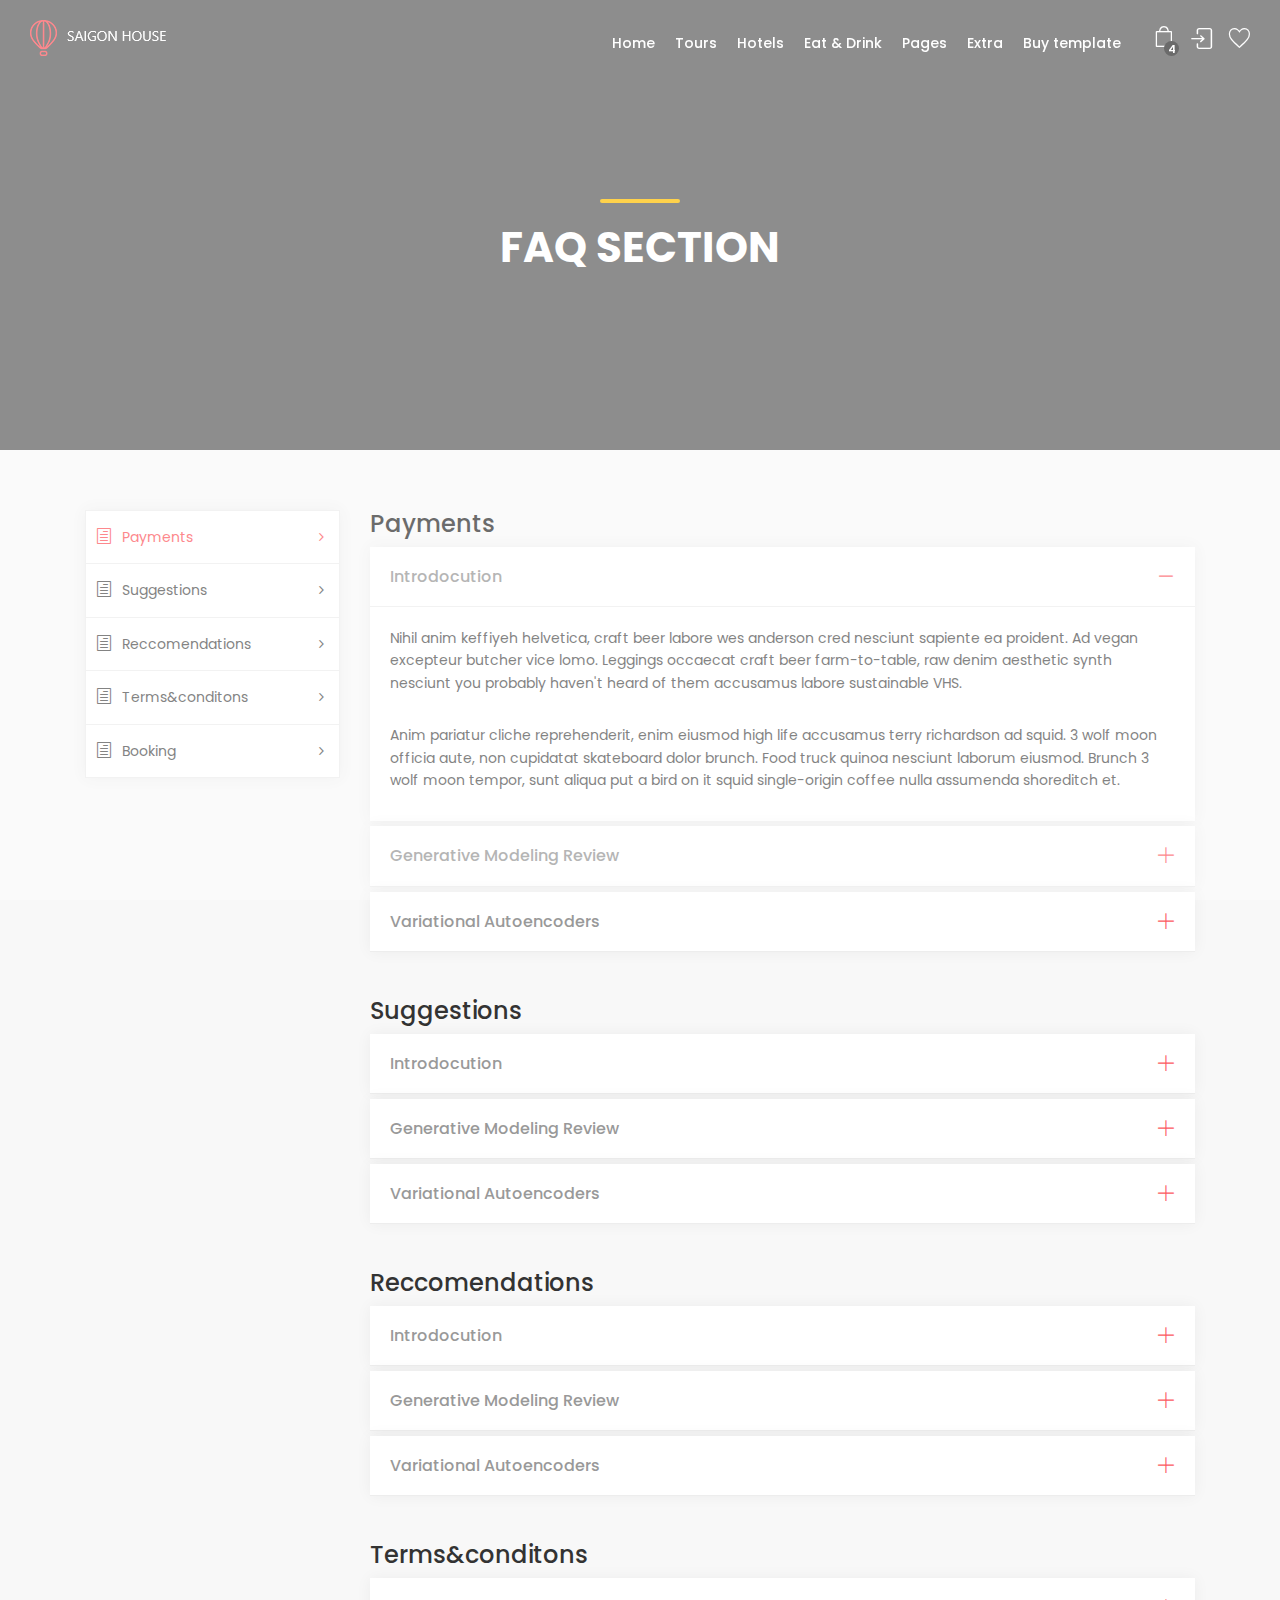
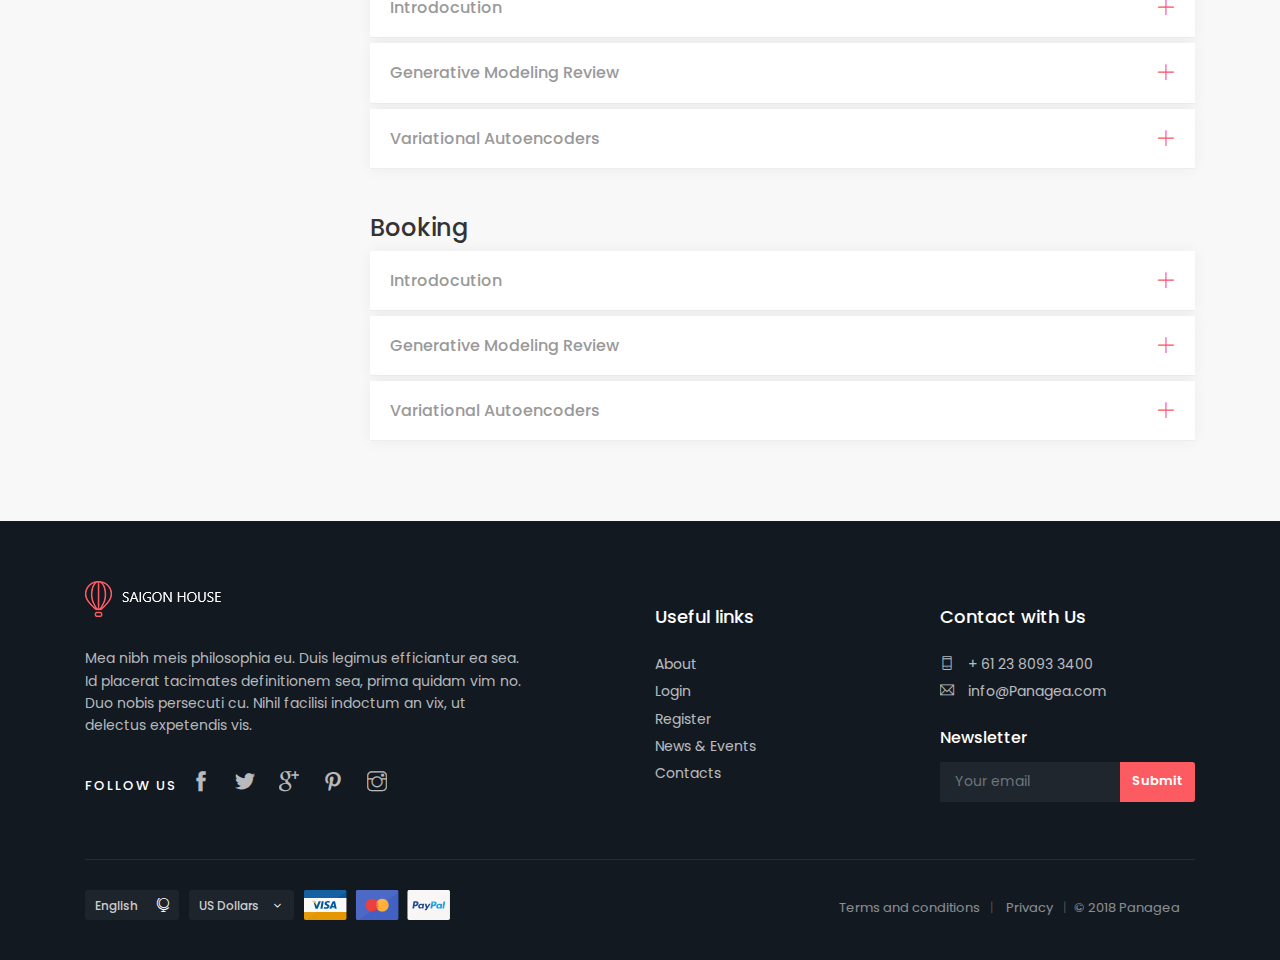
<file: faq.html>
<!DOCTYPE html>
<html lang="en">

<head>
    <meta charset="utf-8">
    <meta http-equiv="X-UA-Compatible" content="IE=edge">
    <meta name="viewport" content="width=device-width, initial-scale=1, shrink-to-fit=no">
    <meta name="description" content="Panagea - Premium site template for travel agencies, hotels and restaurant listing.">
    <meta name="author" content="Ansonika">
    <title>Panagea | Premium site template for travel agencies, hotels and restaurant listing.</title>

    <!-- Favicons-->
    <link rel="shortcut icon" href="img/favicon.ico" type="image/x-icon">
    <link rel="apple-touch-icon" type="image/x-icon" href="img/apple-touch-icon-57x57-precomposed.png">
    <link rel="apple-touch-icon" type="image/x-icon" sizes="72x72" href="img/apple-touch-icon-72x72-precomposed.png">
    <link rel="apple-touch-icon" type="image/x-icon" sizes="114x114" href="img/apple-touch-icon-114x114-precomposed.png">
    <link rel="apple-touch-icon" type="image/x-icon" sizes="144x144" href="img/apple-touch-icon-144x144-precomposed.png">

    <!-- BASE CSS -->
    <link href="css/bootstrap.min.css" rel="stylesheet">
    <link href="css/style.css" rel="stylesheet">
	<link href="css/vendors.css" rel="stylesheet">

    <!-- YOUR CUSTOM CSS -->
    <link href="css/custom.css" rel="stylesheet">

</head>

<body>
	
	<div id="page" class="theia-exception">
		
	<header class="header menu_fixed">
		<div id="preloader"><div data-loader="circle-side"></div></div><!-- /Preload -->
		<div id="logo">
			<a href="index.html">
				<img src="img/logo.png" width="150" height="36" data-retina="true" alt="" class="logo_normal">
				<img src="img/logo_sticky.png" width="150" height="36" data-retina="true" alt="" class="logo_sticky">
			</a>
		</div>
		<ul id="top_menu">
			<li><a href="cart-1.html" class="cart-menu-btn" title="Cart"><strong>4</strong></a></li>
			<li><a href="#sign-in-dialog" id="sign-in" class="login" title="Sign In">Sign In</a></li>
			<li><a href="wishlist.html" class="wishlist_bt_top" title="Your wishlist">Your wishlist</a></li>
		</ul>
		<!-- /top_menu -->
		<a href="#menu" class="btn_mobile">
			<div class="hamburger hamburger--spin" id="hamburger">
				<div class="hamburger-box">
					<div class="hamburger-inner"></div>
				</div>
			</div>
		</a>
		<nav id="menu" class="main-menu">
			<ul>
				<li><span><a href="#0">Home</a></span>
					<ul>
						<li><a href="index.html">Home version 1</a></li>
						<li><a href="index-2.html">Home version 2</a></li>
						<li><a href="index-3.html">Home version 3</a></li>
						<li><a href="index-4.html">Home version 4</a></li>
						<li><a href="index-5.html">Home version 5</a></li>
						<li><a href="index-6.html">With Cookie bar (EU law)</a></li>
                        <li><a href="index-7.html">Home version 7</a></li>
					</ul>
				</li>
				<li><span><a href="#0">Tours</a></span>
					<ul>
						<li><a href="tours-grid-isotope.html">Tours grid isotope</a></li>
						<li><a href="tours-grid-sidebar.html">Tours grid sidebar</a></li>
						<li><a href="tours-grid-sidebar-2.html">Tours grid sidebar 2</a></li>
						<li><a href="tours-grid.html">Tours grid simple</a></li>
						<li><a href="tours-list-isotope.html">Tours list isotope</a></li>
						<li><a href="tours-list-sidebar.html">Tours list sidebar</a></li>
						<li><a href="tours-list-sidebar-2.html">Tours list sidebar 2</a></li>
						<li><a href="tours-list.html">Tours list simple</a></li>
						<li><a href="tour-detail.html">Tour detail</a></li>
					</ul>
				</li>
				<li><span><a href="#0">Hotels</a></span>
					<ul>
						<li><a href="hotels-grid-isotope.html">Hotel grid isotope</a></li>
						<li><a href="hotels-grid-sidebar.html">Hotel grid sidebar</a></li>
						<li><a href="hotels-grid-sidebar-2.html">Hotel grid sidebar 2</a></li>
						<li><a href="hotels-grid.html">Hotel grid simple</a></li>
						<li><a href="hotels-list-isotope.html">Hotel list isotope</a></li>
						<li><a href="hotels-list-sidebar.html">Hotel list sidebar</a></li>
						<li><a href="hotels-list-sidebar-2.html">Hotel list sidebar 2</a></li>
						<li><a href="hotels-list.html">Hotel list simple</a></li>
						<li><a href="hotel-detail.html">Hotel detail</a></li>
					</ul>
				</li>
				<li><span><a href="#0">Eat &amp; Drink</a></span>
					<ul>
						<li><a href="restaurants-grid-isotope.html">Restaurant grid isotope</a></li>
						<li><a href="restaurants-grid-sidebar.html">Restaurant grid sidebar</a></li>
						<li><a href="restaurants-grid-sidebar-2.html">Restaurant grid sidebar 2</a></li>
						<li><a href="restaurants-grid.html">Restaurant grid simple</a></li>
						<li><a href="restaurants-list-isotope.html">Restaurant list isotope</a></li>
						<li><a href="restaurants-list-sidebar.html">Restaurant list sidebar</a></li>
						<li><a href="restaurants-list-sidebar-2.html">Restaurant list sidebar 2</a></li>
						<li><a href="restaurants-list.html">Restaurant list simple</a></li>
						<li><a href="restaurant-detail.html">Restaurant detail</a></li>
					</ul>
				</li>
				<li><span><a href="#0">Pages</a></span>
					<ul>
						<li><a href="about.html">About</a></li>
						<li><a href="media-gallery.html">Media gallery</a></li>
						<li><a href="help.html">Help Section</a></li>
						<li><a href="faq.html">Faq Section</a></li>
						<li><a href="wishlist.html">Wishlist page</a></li>
						<li><a href="contacts.html">Contacts</a></li>
						<li><a href="login.html">Login</a></li>
						<li><a href="register.html">Register</a></li>
						<li><a href="blog.html">Blog</a></li>
					</ul>
				</li>
				<li><span><a href="#0">Extra</a></span>
					<ul>
                    	<li><a href="menu-options.html">Menu Position Options</a></li>
                    	<li><a href="tour-detail-singlemonth-datepicker.html">Single month Datepicker</a></li>
						<li><a href="404.html">404 Error page</a></li>
						<li><a href="cart-1.html">Cart page 1</a></li>
						<li><a href="cart-2.html">Cart page 2</a></li>
						<li><a href="cart-3.html">Cart page 3</a></li>
						<li><a href="pricing-tables.html">Responsive pricing tables</a></li>
						<li><a href="coming_soon/index.html">Coming soon</a></li>
						<li><a href="invoice.html">Invoice</a></li>
						<li><a href="icon-pack-1.html">Icon pack 1</a></li>
						<li><a href="icon-pack-2.html">Icon pack 2</a></li>
						<li><a href="icon-pack-3.html">Icon pack 3</a></li>
						<li><a href="icon-pack-4.html">Icon pack 4</a></li>
                        <li><a href="hamburgers.html">Animated Hamburgers</a></li>
					</ul>
				</li>
				<li><span><a href="#0">Buy template</a></span></li>
			</ul>
		</nav>

	</header>
	<!-- /header -->
	
	<main>
		<section class="hero_in general">
			<div class="wrapper">
				<div class="container">
					<h1 class="fadeInUp"><span></span>Faq Section</h1>
				</div>
			</div>
		</section>
		<!--/hero_in-->

		<div class="container margin_60_35">
			<div class="row">
				<aside class="col-lg-3" id="sidebar">
						<div class="box_style_cat" id="faq_box">
							<ul id="cat_nav">
								<li><a href="#payment" class="active"><i class="icon_document_alt"></i>Payments</a></li>
								<li><a href="#tips"><i class="icon_document_alt"></i>Suggestions</a></li>
								<li><a href="#reccomendations"><i class="icon_document_alt"></i>Reccomendations</a></li>
								<li><a href="#terms"><i class="icon_document_alt"></i>Terms&amp;conditons</a></li>
								<li><a href="#booking"><i class="icon_document_alt"></i>Booking</a></li>
							</ul>
						</div>
						<!--/sticky -->
				</aside>
				<!--/aside -->
				
				<div class="col-lg-9" id="faq">
					<h4 class="nomargin_top">Payments</h4>
					<div role="tablist" class="add_bottom_45 accordion_2" id="payment">
						<div class="card">
							<div class="card-header" role="tab">
								<h5 class="mb-0">
									<a data-toggle="collapse" href="#collapseOne_payment" aria-expanded="true"><i class="indicator ti-minus"></i>Introdocution</a>
								</h5>
							</div>

							<div id="collapseOne_payment" class="collapse show" role="tabpanel" data-parent="#payment">
								<div class="card-body">
									<p>Nihil anim keffiyeh helvetica, craft beer labore wes anderson cred nesciunt sapiente ea proident. Ad vegan excepteur butcher vice lomo. Leggings occaecat craft beer farm-to-table, raw denim aesthetic synth nesciunt you probably haven't heard of them accusamus labore sustainable VHS.</p>
									<p>Anim pariatur cliche reprehenderit, enim eiusmod high life accusamus terry richardson ad squid. 3 wolf moon officia aute, non cupidatat skateboard dolor brunch. Food truck quinoa nesciunt laborum eiusmod. Brunch 3 wolf moon tempor, sunt aliqua put a bird on it squid single-origin coffee nulla assumenda shoreditch et.</p>
								</div>
							</div>
						</div>
						<!-- /card -->
						<div class="card">
							<div class="card-header" role="tab">
								<h5 class="mb-0">
									<a class="collapsed" data-toggle="collapse" href="#collapseTwo_payment" aria-expanded="false">
										<i class="indicator ti-plus"></i>Generative Modeling Review
									</a>
								</h5>
							</div>
							<div id="collapseTwo_payment" class="collapse" role="tabpanel" data-parent="#payment">
								<div class="card-body">
									<p>Nihil anim keffiyeh helvetica, craft beer labore wes anderson cred nesciunt sapiente ea proident. Ad vegan excepteur butcher vice lomo. Leggings occaecat craft beer farm-to-table, raw denim aesthetic synth nesciunt you probably haven't heard of them accusamus labore sustainable VHS.</p>
									<p>Anim pariatur cliche reprehenderit, enim eiusmod high life accusamus terry richardson ad squid. 3 wolf moon officia aute, non cupidatat skateboard dolor brunch. Food truck quinoa nesciunt laborum eiusmod. Brunch 3 wolf moon tempor, sunt aliqua put a bird on it squid single-origin coffee nulla assumenda shoreditch et.</p>
								</div>
							</div>
						</div>
						<!-- /card -->
						<div class="card">
							<div class="card-header" role="tab">
								<h5 class="mb-0">
									<a class="collapsed" data-toggle="collapse" href="#collapseThree_payment" aria-expanded="false">
										<i class="indicator ti-plus"></i>Variational Autoencoders
									</a>
								</h5>
							</div>
							<div id="collapseThree_payment" class="collapse" role="tabpanel" data-parent="#payment">
								<div class="card-body">
									<p>Nihil anim keffiyeh helvetica, craft beer labore wes anderson cred nesciunt sapiente ea proident. Ad vegan excepteur butcher vice lomo. Leggings occaecat craft beer farm-to-table, raw denim aesthetic synth nesciunt you probably haven't heard of them accusamus labore sustainable VHS.</p>
									<p>Anim pariatur cliche reprehenderit, enim eiusmod high life accusamus terry richardson ad squid. 3 wolf moon officia aute, non cupidatat skateboard dolor brunch. Food truck quinoa nesciunt laborum eiusmod. Brunch 3 wolf moon tempor, sunt aliqua put a bird on it squid single-origin coffee nulla assumenda shoreditch et.</p>
								</div>
							</div>
						</div>
						<!-- /card -->
					</div>
					<!-- /accordion payment -->
					
					<h4 class="nomargin_top">Suggestions</h4>
					<div role="tablist" class="add_bottom_45 accordion_2" id="tips">
						<div class="card">
							<div class="card-header" role="tab">
								<h5 class="mb-0">
									<a data-toggle="collapse" href="#collapseOne_tips" aria-expanded="true"><i class="indicator ti-plus"></i>Introdocution</a>
								</h5>
							</div>

							<div id="collapseOne_tips" class="collapse" role="tabpanel" data-parent="#tips">
								<div class="card-body">
									<p>Nihil anim keffiyeh helvetica, craft beer labore wes anderson cred nesciunt sapiente ea proident. Ad vegan excepteur butcher vice lomo. Leggings occaecat craft beer farm-to-table, raw denim aesthetic synth nesciunt you probably haven't heard of them accusamus labore sustainable VHS.</p>
									<p>Anim pariatur cliche reprehenderit, enim eiusmod high life accusamus terry richardson ad squid. 3 wolf moon officia aute, non cupidatat skateboard dolor brunch. Food truck quinoa nesciunt laborum eiusmod. Brunch 3 wolf moon tempor, sunt aliqua put a bird on it squid single-origin coffee nulla assumenda shoreditch et.</p>
								</div>
							</div>
						</div>
						<!-- /card -->
						<div class="card">
							<div class="card-header" role="tab">
								<h5 class="mb-0">
									<a class="collapsed" data-toggle="collapse" href="#collapseTwo_tips" aria-expanded="false">
										<i class="indicator ti-plus"></i>Generative Modeling Review
									</a>
								</h5>
							</div>
							<div id="collapseTwo_tips" class="collapse" role="tabpanel" data-parent="#tips">
								<div class="card-body">
									<p>Nihil anim keffiyeh helvetica, craft beer labore wes anderson cred nesciunt sapiente ea proident. Ad vegan excepteur butcher vice lomo. Leggings occaecat craft beer farm-to-table, raw denim aesthetic synth nesciunt you probably haven't heard of them accusamus labore sustainable VHS.</p>
									<p>Anim pariatur cliche reprehenderit, enim eiusmod high life accusamus terry richardson ad squid. 3 wolf moon officia aute, non cupidatat skateboard dolor brunch. Food truck quinoa nesciunt laborum eiusmod. Brunch 3 wolf moon tempor, sunt aliqua put a bird on it squid single-origin coffee nulla assumenda shoreditch et.</p>
								</div>
							</div>
						</div>
						<!-- /card -->
						<div class="card">
							<div class="card-header" role="tab">
								<h5 class="mb-0">
									<a class="collapsed" data-toggle="collapse" href="#collapseThree_tips" aria-expanded="false">
										<i class="indicator ti-plus"></i>Variational Autoencoders
									</a>
								</h5>
							</div>
							<div id="collapseThree_tips" class="collapse" role="tabpanel" data-parent="#tips">
								<div class="card-body">
									<p>Nihil anim keffiyeh helvetica, craft beer labore wes anderson cred nesciunt sapiente ea proident. Ad vegan excepteur butcher vice lomo. Leggings occaecat craft beer farm-to-table, raw denim aesthetic synth nesciunt you probably haven't heard of them accusamus labore sustainable VHS.</p>
									<p>Anim pariatur cliche reprehenderit, enim eiusmod high life accusamus terry richardson ad squid. 3 wolf moon officia aute, non cupidatat skateboard dolor brunch. Food truck quinoa nesciunt laborum eiusmod. Brunch 3 wolf moon tempor, sunt aliqua put a bird on it squid single-origin coffee nulla assumenda shoreditch et.</p>
								</div>
							</div>
						</div>
						<!-- /card -->
					</div>
					<!-- /accordion suggestions -->
					
					<h4 class="nomargin_top">Reccomendations</h4>
					<div role="tablist" class="add_bottom_45 accordion_2" id="reccomendations">
						<div class="card">
							<div class="card-header" role="tab">
								<h5 class="mb-0">
									<a data-toggle="collapse" href="#collapseOne_reccomendations" aria-expanded="true"><i class="indicator ti-plus"></i>Introdocution</a>
								</h5>
							</div>

							<div id="collapseOne_reccomendations" class="collapse" role="tabpanel" data-parent="#reccomendations">
								<div class="card-body">
									<p>Nihil anim keffiyeh helvetica, craft beer labore wes anderson cred nesciunt sapiente ea proident. Ad vegan excepteur butcher vice lomo. Leggings occaecat craft beer farm-to-table, raw denim aesthetic synth nesciunt you probably haven't heard of them accusamus labore sustainable VHS.</p>
									<p>Anim pariatur cliche reprehenderit, enim eiusmod high life accusamus terry richardson ad squid. 3 wolf moon officia aute, non cupidatat skateboard dolor brunch. Food truck quinoa nesciunt laborum eiusmod. Brunch 3 wolf moon tempor, sunt aliqua put a bird on it squid single-origin coffee nulla assumenda shoreditch et.</p>
								</div>
							</div>
						</div>
						<!-- /card -->
						<div class="card">
							<div class="card-header" role="tab">
								<h5 class="mb-0">
									<a class="collapsed" data-toggle="collapse" href="#collapseTwo_reccomendations" aria-expanded="false">
										<i class="indicator ti-plus"></i>Generative Modeling Review
									</a>
								</h5>
							</div>
							<div id="collapseTwo_reccomendations" class="collapse" role="tabpanel" data-parent="#reccomendations">
								<div class="card-body">
									<p>Nihil anim keffiyeh helvetica, craft beer labore wes anderson cred nesciunt sapiente ea proident. Ad vegan excepteur butcher vice lomo. Leggings occaecat craft beer farm-to-table, raw denim aesthetic synth nesciunt you probably haven't heard of them accusamus labore sustainable VHS.</p>
									<p>Anim pariatur cliche reprehenderit, enim eiusmod high life accusamus terry richardson ad squid. 3 wolf moon officia aute, non cupidatat skateboard dolor brunch. Food truck quinoa nesciunt laborum eiusmod. Brunch 3 wolf moon tempor, sunt aliqua put a bird on it squid single-origin coffee nulla assumenda shoreditch et.</p>
								</div>
							</div>
						</div>
						<!-- /card -->
						<div class="card">
							<div class="card-header" role="tab">
								<h5 class="mb-0">
									<a class="collapsed" data-toggle="collapse" href="#collapseThree_reccomendations" aria-expanded="false">
										<i class="indicator ti-plus"></i>Variational Autoencoders
									</a>
								</h5>
							</div>
							<div id="collapseThree_reccomendations" class="collapse" role="tabpanel" data-parent="#reccomendations">
								<div class="card-body">
									<p>Nihil anim keffiyeh helvetica, craft beer labore wes anderson cred nesciunt sapiente ea proident. Ad vegan excepteur butcher vice lomo. Leggings occaecat craft beer farm-to-table, raw denim aesthetic synth nesciunt you probably haven't heard of them accusamus labore sustainable VHS.</p>
									<p>Anim pariatur cliche reprehenderit, enim eiusmod high life accusamus terry richardson ad squid. 3 wolf moon officia aute, non cupidatat skateboard dolor brunch. Food truck quinoa nesciunt laborum eiusmod. Brunch 3 wolf moon tempor, sunt aliqua put a bird on it squid single-origin coffee nulla assumenda shoreditch et.</p>
								</div>
							</div>
						</div>
						<!-- /card -->
					</div>
					<!-- /accordion Reccomendations -->
					
					<h4 class="nomargin_top">Terms&amp;conditons</h4>
					<div role="tablist" class="add_bottom_45 accordion_2" id="terms">
						<div class="card">
							<div class="card-header" role="tab">
								<h5 class="mb-0">
									<a data-toggle="collapse" href="#collapseOne_terms" aria-expanded="true"><i class="indicator ti-plus"></i>Introdocution</a>
								</h5>
							</div>

							<div id="collapseOne_terms" class="collapse" role="tabpanel" data-parent="#terms">
								<div class="card-body">
									<p>Nihil anim keffiyeh helvetica, craft beer labore wes anderson cred nesciunt sapiente ea proident. Ad vegan excepteur butcher vice lomo. Leggings occaecat craft beer farm-to-table, raw denim aesthetic synth nesciunt you probably haven't heard of them accusamus labore sustainable VHS.</p>
									<p>Anim pariatur cliche reprehenderit, enim eiusmod high life accusamus terry richardson ad squid. 3 wolf moon officia aute, non cupidatat skateboard dolor brunch. Food truck quinoa nesciunt laborum eiusmod. Brunch 3 wolf moon tempor, sunt aliqua put a bird on it squid single-origin coffee nulla assumenda shoreditch et.</p>
								</div>
							</div>
						</div>
						<!-- /card -->
						<div class="card">
							<div class="card-header" role="tab">
								<h5 class="mb-0">
									<a class="collapsed" data-toggle="collapse" href="#collapseTwo_terms" aria-expanded="false">
										<i class="indicator ti-plus"></i>Generative Modeling Review
									</a>
								</h5>
							</div>
							<div id="collapseTwo_terms" class="collapse" role="tabpanel" data-parent="#terms">
								<div class="card-body">
									<p>Nihil anim keffiyeh helvetica, craft beer labore wes anderson cred nesciunt sapiente ea proident. Ad vegan excepteur butcher vice lomo. Leggings occaecat craft beer farm-to-table, raw denim aesthetic synth nesciunt you probably haven't heard of them accusamus labore sustainable VHS.</p>
									<p>Anim pariatur cliche reprehenderit, enim eiusmod high life accusamus terry richardson ad squid. 3 wolf moon officia aute, non cupidatat skateboard dolor brunch. Food truck quinoa nesciunt laborum eiusmod. Brunch 3 wolf moon tempor, sunt aliqua put a bird on it squid single-origin coffee nulla assumenda shoreditch et.</p>
								</div>
							</div>
						</div>
						<!-- /card -->
						<div class="card">
							<div class="card-header" role="tab">
								<h5 class="mb-0">
									<a class="collapsed" data-toggle="collapse" href="#collapseThree_terms" aria-expanded="false">
										<i class="indicator ti-plus"></i>Variational Autoencoders
									</a>
								</h5>
							</div>
							<div id="collapseThree_terms" class="collapse" role="tabpanel" data-parent="#terms">
								<div class="card-body">
									<p>Nihil anim keffiyeh helvetica, craft beer labore wes anderson cred nesciunt sapiente ea proident. Ad vegan excepteur butcher vice lomo. Leggings occaecat craft beer farm-to-table, raw denim aesthetic synth nesciunt you probably haven't heard of them accusamus labore sustainable VHS.</p>
									<p>Anim pariatur cliche reprehenderit, enim eiusmod high life accusamus terry richardson ad squid. 3 wolf moon officia aute, non cupidatat skateboard dolor brunch. Food truck quinoa nesciunt laborum eiusmod. Brunch 3 wolf moon tempor, sunt aliqua put a bird on it squid single-origin coffee nulla assumenda shoreditch et.</p>
								</div>
							</div>
						</div>
						<!-- /card -->
					</div>
					<!-- /accordion Terms -->
					
					<h4 class="nomargin_top">Booking</h4>
					<div role="tablist" class="add_bottom_45 accordion_2" id="booking">
						<div class="card">
							<div class="card-header" role="tab">
								<h5 class="mb-0">
									<a data-toggle="collapse" href="#collapseOne_booking" aria-expanded="true"><i class="indicator ti-plus"></i>Introdocution</a>
								</h5>
							</div>

							<div id="collapseOne_booking" class="collapse" role="tabpanel" data-parent="#booking">
								<div class="card-body">
									<p>Nihil anim keffiyeh helvetica, craft beer labore wes anderson cred nesciunt sapiente ea proident. Ad vegan excepteur butcher vice lomo. Leggings occaecat craft beer farm-to-table, raw denim aesthetic synth nesciunt you probably haven't heard of them accusamus labore sustainable VHS.</p>
									<p>Anim pariatur cliche reprehenderit, enim eiusmod high life accusamus terry richardson ad squid. 3 wolf moon officia aute, non cupidatat skateboard dolor brunch. Food truck quinoa nesciunt laborum eiusmod. Brunch 3 wolf moon tempor, sunt aliqua put a bird on it squid single-origin coffee nulla assumenda shoreditch et.</p>
								</div>
							</div>
						</div>
						<!-- /card -->
						<div class="card">
							<div class="card-header" role="tab">
								<h5 class="mb-0">
									<a class="collapsed" data-toggle="collapse" href="#collapseTwo_booking" aria-expanded="false">
										<i class="indicator ti-plus"></i>Generative Modeling Review
									</a>
								</h5>
							</div>
							<div id="collapseTwo_booking" class="collapse" role="tabpanel" data-parent="#booking">
								<div class="card-body">
									<p>Nihil anim keffiyeh helvetica, craft beer labore wes anderson cred nesciunt sapiente ea proident. Ad vegan excepteur butcher vice lomo. Leggings occaecat craft beer farm-to-table, raw denim aesthetic synth nesciunt you probably haven't heard of them accusamus labore sustainable VHS.</p>
									<p>Anim pariatur cliche reprehenderit, enim eiusmod high life accusamus terry richardson ad squid. 3 wolf moon officia aute, non cupidatat skateboard dolor brunch. Food truck quinoa nesciunt laborum eiusmod. Brunch 3 wolf moon tempor, sunt aliqua put a bird on it squid single-origin coffee nulla assumenda shoreditch et.</p>
								</div>
							</div>
						</div>
						<!-- /card -->
						<div class="card">
							<div class="card-header" role="tab">
								<h5 class="mb-0">
									<a class="collapsed" data-toggle="collapse" href="#collapseThree_booking" aria-expanded="false">
										<i class="indicator ti-plus"></i>Variational Autoencoders
									</a>
								</h5>
							</div>
							<div id="collapseThree_booking" class="collapse" role="tabpanel" data-parent="#booking">
								<div class="card-body">
									<p>Nihil anim keffiyeh helvetica, craft beer labore wes anderson cred nesciunt sapiente ea proident. Ad vegan excepteur butcher vice lomo. Leggings occaecat craft beer farm-to-table, raw denim aesthetic synth nesciunt you probably haven't heard of them accusamus labore sustainable VHS.</p>
									<p>Anim pariatur cliche reprehenderit, enim eiusmod high life accusamus terry richardson ad squid. 3 wolf moon officia aute, non cupidatat skateboard dolor brunch. Food truck quinoa nesciunt laborum eiusmod. Brunch 3 wolf moon tempor, sunt aliqua put a bird on it squid single-origin coffee nulla assumenda shoreditch et.</p>
								</div>
							</div>
						</div>
						<!-- /card -->
					</div>
					<!-- /accordion Booking -->
				</div>
				<!-- /col -->
			</div>
			<!-- /row -->
		</div>
		<!--/container-->
	</main>
	<!--/main-->
	
	<footer>
		<div class="container margin_60_35">
			<div class="row">
				<div class="col-lg-5 col-md-12 p-r-5">
					<p><img src="img/logo.png" width="150" height="36" data-retina="true" alt=""></p>
					<p>Mea nibh meis philosophia eu. Duis legimus efficiantur ea sea. Id placerat tacimates definitionem sea, prima quidam vim no. Duo nobis persecuti cu. Nihil facilisi indoctum an vix, ut delectus expetendis vis.</p>
					<div class="follow_us">
						<ul>
							<li>Follow us</li>
							<li><a href="#0"><i class="ti-facebook"></i></a></li>
							<li><a href="#0"><i class="ti-twitter-alt"></i></a></li>
							<li><a href="#0"><i class="ti-google"></i></a></li>
							<li><a href="#0"><i class="ti-pinterest"></i></a></li>
							<li><a href="#0"><i class="ti-instagram"></i></a></li>
						</ul>
					</div>
				</div>
				<div class="col-lg-3 col-md-6 ml-lg-auto">
					<h5>Useful links</h5>
					<ul class="links">
						<li><a href="about.html">About</a></li>
						<li><a href="login.html">Login</a></li>
						<li><a href="register.html">Register</a></li>
						<li><a href="blog.html">News &amp; Events</a></li>
						<li><a href="contacts.html">Contacts</a></li>
					</ul>
				</div>
				<div class="col-lg-3 col-md-6">
					<h5>Contact with Us</h5>
					<ul class="contacts">
						<li><a href="tel://61280932400"><i class="ti-mobile"></i> + 61 23 8093 3400</a></li>
						<li><a href="mailto:info@Panagea.com"><i class="ti-email"></i> info@Panagea.com</a></li>
					</ul>
					<div id="newsletter">
					<h6>Newsletter</h6>
					<div id="message-newsletter"></div>
					<form method="post" action="assets/newsletter.php" name="newsletter_form" id="newsletter_form">
						<div class="form-group">
							<input type="email" name="email_newsletter" id="email_newsletter" class="form-control" placeholder="Your email">
							<input type="submit" value="Submit" id="submit-newsletter">
						</div>
					</form>
					</div>
				</div>
			</div>
			<!--/row-->
			<hr>
			<div class="row">
				<div class="col-lg-6">
					<ul id="footer-selector">
						<li>
							<div class="styled-select" id="lang-selector">
								<select>
									<option value="English" selected>English</option>
									<option value="French">French</option>
									<option value="Spanish">Spanish</option>
									<option value="Russian">Russian</option>
								</select>
							</div>
						</li>
						<li>
							<div class="styled-select" id="currency-selector">
								<select>
									<option value="US Dollars" selected>US Dollars</option>
									<option value="Euro">Euro</option>
								</select>
							</div>
						</li>
						<li><img src="img/cards_all.svg" alt=""></li>
					</ul>
				</div>
				<div class="col-lg-6">
					<ul id="additional_links">
						<li><a href="#0">Terms and conditions</a></li>
						<li><a href="#0">Privacy</a></li>
						<li><span>© 2018 Panagea</span></li>
					</ul>
				</div>
			</div>
		</div>
	</footer>
	<!--/footer-->
	</div>
	<!-- page -->
	
	<!-- Sign In Popup -->
	<div id="sign-in-dialog" class="zoom-anim-dialog mfp-hide">
		<div class="small-dialog-header">
			<h3>Sign In</h3>
		</div>
		<form>
			<div class="sign-in-wrapper">
				<a href="#0" class="social_bt facebook">Login with Facebook</a>
				<a href="#0" class="social_bt google">Login with Google</a>
				<div class="divider"><span>Or</span></div>
				<div class="form-group">
					<label>Email</label>
					<input type="email" class="form-control" name="email" id="email">
					<i class="icon_mail_alt"></i>
				</div>
				<div class="form-group">
					<label>Password</label>
					<input type="password" class="form-control" name="password" id="password" value="">
					<i class="icon_lock_alt"></i>
				</div>
				<div class="clearfix add_bottom_15">
					<div class="checkboxes float-left">
						<label class="container_check">Remember me
						  <input type="checkbox">
						  <span class="checkmark"></span>
						</label>
					</div>
					<div class="float-right mt-1"><a id="forgot" href="javascript:void(0);">Forgot Password?</a></div>
				</div>
				<div class="text-center"><input type="submit" value="Log In" class="btn_1 full-width"></div>
				<div class="text-center">
					Don’t have an account? <a href="register.html">Sign up</a>
				</div>
				<div id="forgot_pw">
					<div class="form-group">
						<label>Please confirm login email below</label>
						<input type="email" class="form-control" name="email_forgot" id="email_forgot">
						<i class="icon_mail_alt"></i>
					</div>
					<p>You will receive an email containing a link allowing you to reset your password to a new preferred one.</p>
					<div class="text-center"><input type="submit" value="Reset Password" class="btn_1"></div>
				</div>
			</div>
		</form>
		<!--form -->
	</div>
	<!-- /Sign In Popup -->
	
	<div id="toTop"></div><!-- Back to top button -->
	
	<!-- COMMON SCRIPTS -->
    <script src="js/jquery-2.2.4.min.js"></script>
    <script src="js/common_scripts.js"></script>
    <script src="js/main.js"></script>
	<script src="assets/validate.js"></script>
	
	
	
</body>
</html>
</file>
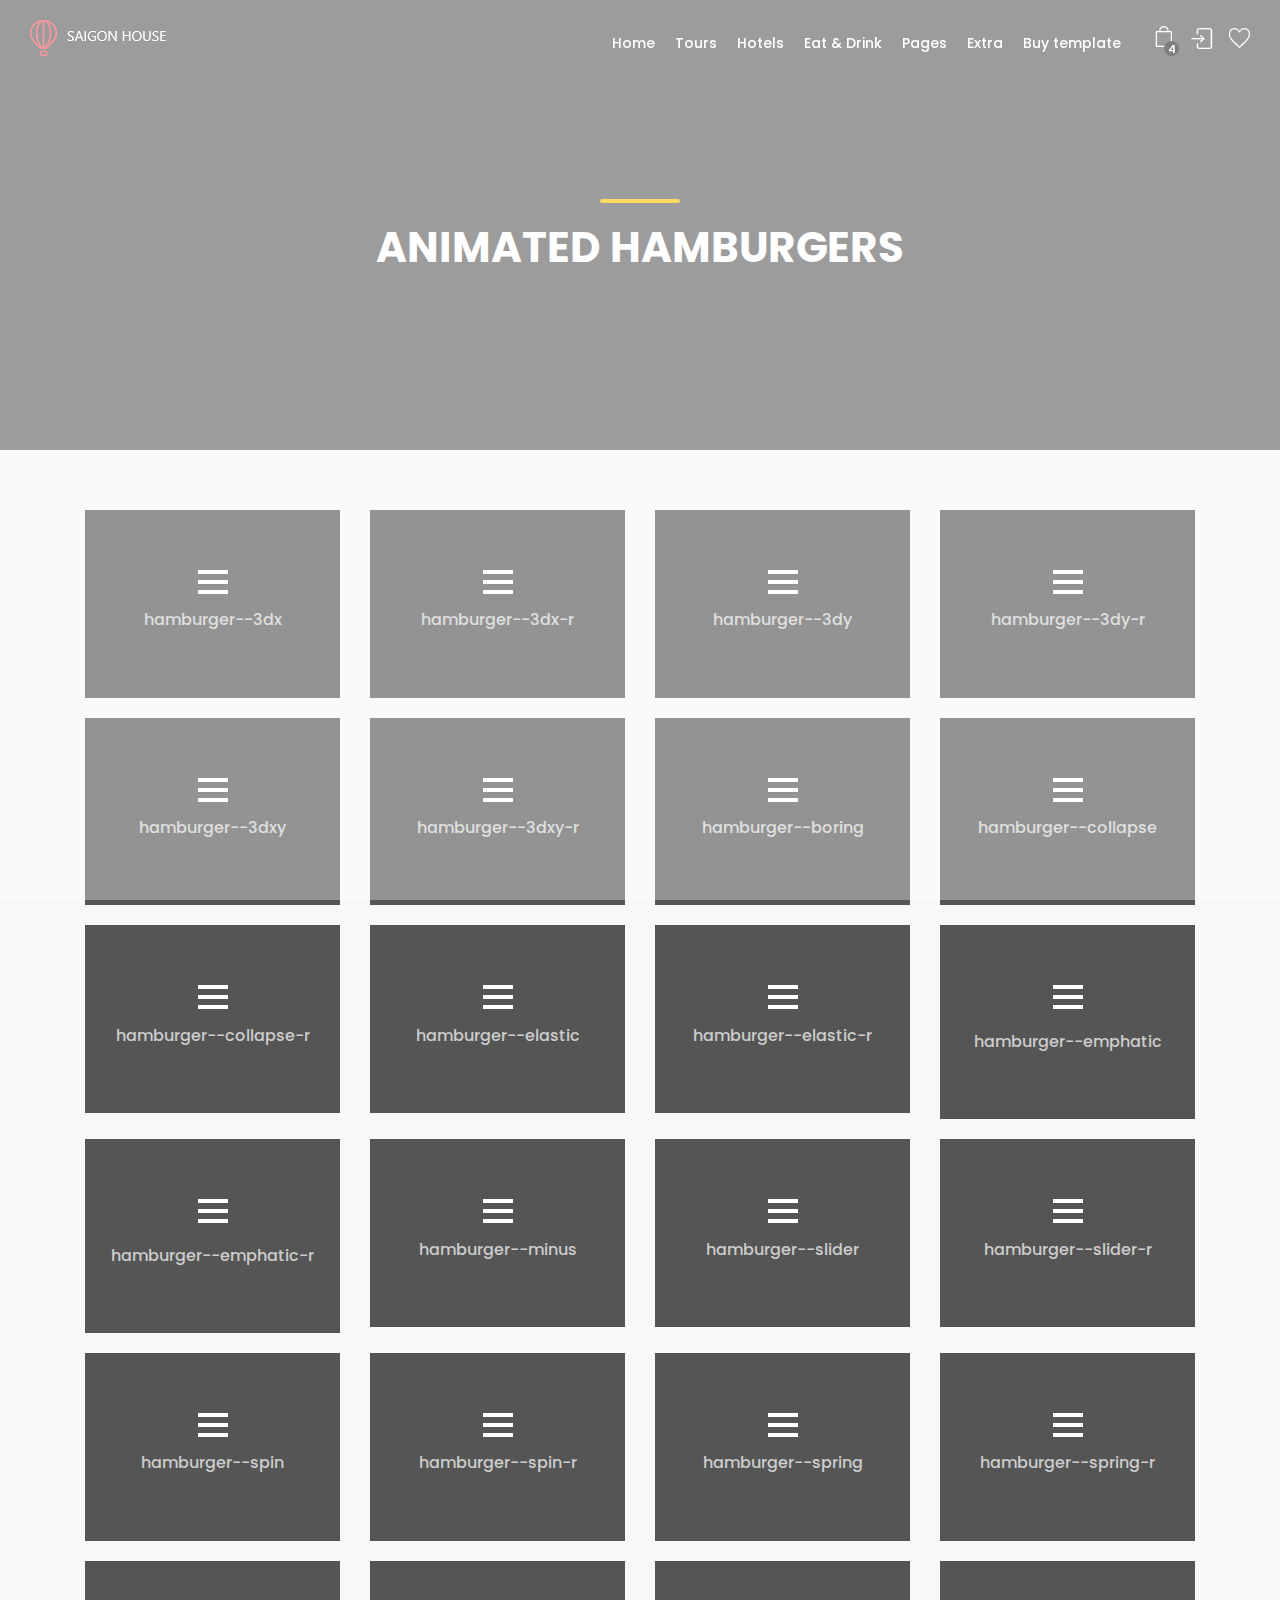
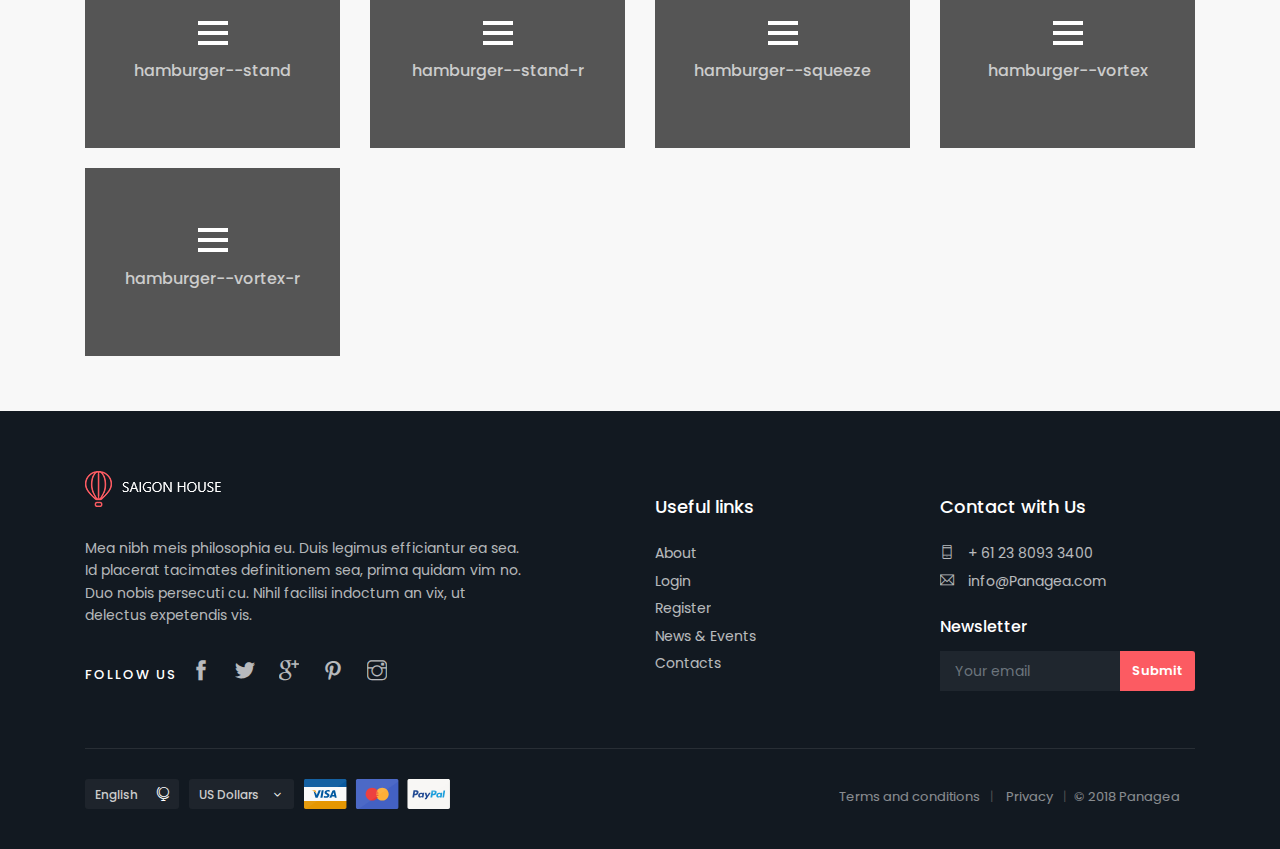
<file: hamburgers.html>
<!DOCTYPE html>
<html lang="en">

<head>
    <meta charset="utf-8">
    <meta http-equiv="X-UA-Compatible" content="IE=edge">
    <meta name="viewport" content="width=device-width, initial-scale=1, shrink-to-fit=no">
    <meta name="description" content="Panagea - Premium site template for travel agencies, hotels and restaurant listing.">
    <meta name="author" content="Ansonika">
    <title>Panagea | Premium site template for travel agencies, hotels and restaurant listing.</title>

    <!-- Favicons-->
    <link rel="shortcut icon" href="img/favicon.ico" type="image/x-icon">
    <link rel="apple-touch-icon" type="image/x-icon" href="img/apple-touch-icon-57x57-precomposed.png">
    <link rel="apple-touch-icon" type="image/x-icon" sizes="72x72" href="img/apple-touch-icon-72x72-precomposed.png">
    <link rel="apple-touch-icon" type="image/x-icon" sizes="114x114" href="img/apple-touch-icon-114x114-precomposed.png">
    <link rel="apple-touch-icon" type="image/x-icon" sizes="144x144" href="img/apple-touch-icon-144x144-precomposed.png">

    <!-- BASE CSS -->
    <link href="css/bootstrap.min.css" rel="stylesheet">
    <link href="css/style.css" rel="stylesheet">
	<link href="css/vendors.css" rel="stylesheet">

    <!-- YOUR CUSTOM CSS -->
    <link href="css/custom.css" rel="stylesheet">
	<style>
		.box_item{
		  background-color: #555;
			text-align: center;
			padding: 60px 10px;
			margin-bottom: 20px;
		}
		.box_item h6{
		  color: #ccc;
		  margin-top: 10px;
		}
	</style>
</head>

<body>
	
	<div id="page">
		
	<header class="header menu_fixed">
		<div id="preloader"><div data-loader="circle-side"></div></div><!-- /Preload -->
		<div id="logo">
			<a href="index.html">
				<img src="img/logo.png" width="150" height="36" data-retina="true" alt="" class="logo_normal">
				<img src="img/logo_sticky.png" width="150" height="36" data-retina="true" alt="" class="logo_sticky">
			</a>
		</div>
		<ul id="top_menu">
			<li><a href="cart-1.html" class="cart-menu-btn" title="Cart"><strong>4</strong></a></li>
			<li><a href="#sign-in-dialog" id="sign-in" class="login" title="Sign In">Sign In</a></li>
			<li><a href="wishlist.html" class="wishlist_bt_top" title="Your wishlist">Your wishlist</a></li>
		</ul>
		<!-- /top_menu -->
		<a href="#menu" class="btn_mobile">
			<div class="hamburger hamburger--spin" id="hamburger">
				<div class="hamburger-box">
					<div class="hamburger-inner"></div>
				</div>
			</div>
		</a>
		<nav id="menu" class="main-menu">
			<ul>
				<li><span><a href="#0">Home</a></span>
					<ul>
						<li><a href="index.html">Home version 1</a></li>
						<li><a href="index-2.html">Home version 2</a></li>
						<li><a href="index-3.html">Home version 3</a></li>
						<li><a href="index-4.html">Home version 4</a></li>
						<li><a href="index-5.html">Home version 5</a></li>
						<li><a href="index-6.html">With Cookie bar (EU law)</a></li>
                        <li><a href="index-7.html">Home version 7</a></li>
					</ul>
				</li>
				<li><span><a href="#0">Tours</a></span>
					<ul>
						<li><a href="tours-grid-isotope.html">Tours grid isotope</a></li>
						<li><a href="tours-grid-sidebar.html">Tours grid sidebar</a></li>
						<li><a href="tours-grid-sidebar-2.html">Tours grid sidebar 2</a></li>
						<li><a href="tours-grid.html">Tours grid simple</a></li>
						<li><a href="tours-list-isotope.html">Tours list isotope</a></li>
						<li><a href="tours-list-sidebar.html">Tours list sidebar</a></li>
						<li><a href="tours-list-sidebar-2.html">Tours list sidebar 2</a></li>
						<li><a href="tours-list.html">Tours list simple</a></li>
						<li><a href="tour-detail.html">Tour detail</a></li>
					</ul>
				</li>
				<li><span><a href="#0">Hotels</a></span>
					<ul>
						<li><a href="hotels-grid-isotope.html">Hotel grid isotope</a></li>
						<li><a href="hotels-grid-sidebar.html">Hotel grid sidebar</a></li>
						<li><a href="hotels-grid-sidebar-2.html">Hotel grid sidebar 2</a></li>
						<li><a href="hotels-grid.html">Hotel grid simple</a></li>
						<li><a href="hotels-list-isotope.html">Hotel list isotope</a></li>
						<li><a href="hotels-list-sidebar.html">Hotel list sidebar</a></li>
						<li><a href="hotels-list-sidebar-2.html">Hotel list sidebar 2</a></li>
						<li><a href="hotels-list.html">Hotel list simple</a></li>
						<li><a href="hotel-detail.html">Hotel detail</a></li>
					</ul>
				</li>
				<li><span><a href="#0">Eat &amp; Drink</a></span>
					<ul>
						<li><a href="restaurants-grid-isotope.html">Restaurant grid isotope</a></li>
						<li><a href="restaurants-grid-sidebar.html">Restaurant grid sidebar</a></li>
						<li><a href="restaurants-grid-sidebar-2.html">Restaurant grid sidebar 2</a></li>
						<li><a href="restaurants-grid.html">Restaurant grid simple</a></li>
						<li><a href="restaurants-list-isotope.html">Restaurant list isotope</a></li>
						<li><a href="restaurants-list-sidebar.html">Restaurant list sidebar</a></li>
						<li><a href="restaurants-list-sidebar-2.html">Restaurant list sidebar 2</a></li>
						<li><a href="restaurants-list.html">Restaurant list simple</a></li>
						<li><a href="restaurant-detail.html">Restaurant detail</a></li>
					</ul>
				</li>
				<li><span><a href="#0">Pages</a></span>
					<ul>
						<li><a href="about.html">About</a></li>
						<li><a href="media-gallery.html">Media gallery</a></li>
						<li><a href="help.html">Help Section</a></li>
						<li><a href="faq.html">Faq Section</a></li>
						<li><a href="wishlist.html">Wishlist page</a></li>
						<li><a href="contacts.html">Contacts</a></li>
						<li><a href="login.html">Login</a></li>
						<li><a href="register.html">Register</a></li>
						<li><a href="blog.html">Blog</a></li>
					</ul>
				</li>
				<li><span><a href="#0">Extra</a></span>
					<ul>
                    	<li><a href="menu-options.html">Menu Position Options</a></li>
                    	<li><a href="tour-detail-singlemonth-datepicker.html">Single month Datepicker</a></li>
						<li><a href="404.html">404 Error page</a></li>
						<li><a href="cart-1.html">Cart page 1</a></li>
						<li><a href="cart-2.html">Cart page 2</a></li>
						<li><a href="cart-3.html">Cart page 3</a></li>
						<li><a href="pricing-tables.html">Responsive pricing tables</a></li>
						<li><a href="coming_soon/index.html">Coming soon</a></li>
						<li><a href="invoice.html">Invoice</a></li>
						<li><a href="icon-pack-1.html">Icon pack 1</a></li>
						<li><a href="icon-pack-2.html">Icon pack 2</a></li>
						<li><a href="icon-pack-3.html">Icon pack 3</a></li>
						<li><a href="icon-pack-4.html">Icon pack 4</a></li>
                        <li><a href="hamburgers.html">Animated Hamburgers</a></li>
					</ul>
				</li>
				<li><span><a href="#0">Buy template</a></span></li>
			</ul>
		</nav>

	</header>
	<!-- /header -->
	
	<main>
	<section class="hero_in general">
		<div class="wrapper">
		<div class="container">
			<h1 class="fadeInUp"><span></span>Animated Hamburgers</h1>
		</div>
		</div>
	</section>
	<!--/hero_in-->

	<div class="container margin_60_35">
		<div class="row">
			
			<div class="col-lg-3 col-md-4">
				<div class="box_item">
					<div class="hamburger hamburger--3dx">
						<div class="hamburger-box">
						  <div class="hamburger-inner"></div>
						</div>
					  </div>
					  <h6>hamburger--3dx</h6>
				</div>
			</div>
			
			<div class="col-lg-3 col-md-4">
				<div class="box_item">
					 <div class="hamburger hamburger--3dx-r">
						<div class="hamburger-box">
						  <div class="hamburger-inner"></div>
						</div>
					  </div>
					  <h6>hamburger--3dx-r</h6>
				</div>
			</div>
			
			<div class="col-lg-3 col-md-4">
				<div class="box_item">
					 <div class="hamburger hamburger--3dy">
						<div class="hamburger-box">
						  <div class="hamburger-inner"></div>
						</div>
					  </div>
					  <h6>hamburger--3dy</h6>
				</div>
			</div>
			
			<div class="col-lg-3 col-md-4">
				<div class="box_item">
					 <div class="hamburger hamburger--3dy-r">
						<div class="hamburger-box">
						  <div class="hamburger-inner"></div>
						</div>
					  </div>
					  <h6>hamburger--3dy-r</h6>
				</div>
			</div>
			
			<div class="col-lg-3 col-md-4">
				<div class="box_item">
					 <div class="hamburger hamburger--3dxy">
						<div class="hamburger-box">
						  <div class="hamburger-inner"></div>
						</div>
					  </div>
					  <h6>hamburger--3dxy</h6>
				</div>
			</div>
			
			<div class="col-lg-3 col-md-4">
				<div class="box_item">
					 <div class="hamburger hamburger--3dxy-r">
						<div class="hamburger-box">
						  <div class="hamburger-inner"></div>
						</div>
					  </div>
					  <h6>hamburger--3dxy-r</h6>
				</div>
			</div>
						
			<div class="col-lg-3 col-md-4">
				<div class="box_item">
					 <div class="hamburger hamburger--boring">
						<div class="hamburger-box">
						  <div class="hamburger-inner"></div>
						</div>
					  </div>
					  <h6>hamburger--boring</h6>
				</div>
			</div>
			
			<div class="col-lg-3 col-md-4">
				<div class="box_item">
					 <div class="hamburger hamburger--collapse">
						<div class="hamburger-box">
						  <div class="hamburger-inner"></div>
						</div>
					  </div>
					  <h6>hamburger--collapse</h6>
				</div>
			</div>
			
			<div class="col-lg-3 col-md-4">
				<div class="box_item">
					 <div class="hamburger hamburger--collapse-r">
						<div class="hamburger-box">
						  <div class="hamburger-inner"></div>
						</div>
					  </div>
					  <h6>hamburger--collapse-r</h6>
				</div>
			</div>
			
			<div class="col-lg-3 col-md-4">
				<div class="box_item">
					 <div class="hamburger hamburger--elastic">
						<div class="hamburger-box">
						  <div class="hamburger-inner"></div>
						</div>
					  </div>
					  <h6>hamburger--elastic</h6>
				</div>
			</div>
			
			<div class="col-lg-3 col-md-4">
				<div class="box_item">
					 <div class="hamburger hamburger--elastic-r">
						<div class="hamburger-box">
						  <div class="hamburger-inner"></div>
						</div>
					  </div>
					  <h6>hamburger--elastic-r</h6>
				</div>
			</div>
			
			<div class="col-lg-3 col-md-4">
				<div class="box_item">
					 <div class="hamburger hamburger--emphatic">
						<div class="hamburger-box">
						  <div class="hamburger-inner"></div>
						</div>
					  </div>
					  <h6>hamburger--emphatic</h6>
				</div>
			</div>
			
			<div class="col-lg-3 col-md-4">
				<div class="box_item">
					 <div class="hamburger hamburger--emphatic-r">
						<div class="hamburger-box">
						  <div class="hamburger-inner"></div>
						</div>
					  </div>
					  <h6>hamburger--emphatic-r</h6>
				</div>
			</div>
			
			<div class="col-lg-3 col-md-4">
				<div class="box_item">
					 <div class="hamburger hamburger--minus">
						<div class="hamburger-box">
						  <div class="hamburger-inner"></div>
						</div>
					  </div>
					  <h6>hamburger--minus</h6>
				</div>
			</div>
			
			<div class="col-lg-3 col-md-4">
				<div class="box_item">
					 <div class="hamburger hamburger--slider">
						<div class="hamburger-box">
						  <div class="hamburger-inner"></div>
						</div>
					  </div>
					  <h6>hamburger--slider</h6>
				</div>
			</div>
			
			<div class="col-lg-3 col-md-4">
				<div class="box_item">
					 <div class="hamburger hamburger--slider-r">
						<div class="hamburger-box">
						  <div class="hamburger-inner"></div>
						</div>
					  </div>
					  <h6>hamburger--slider-r</h6>
				</div>
			</div>
			
			<div class="col-lg-3 col-md-4">
				<div class="box_item">
					 <div class="hamburger hamburger--spin">
						<div class="hamburger-box">
						  <div class="hamburger-inner"></div>
						</div>
					  </div>
					  <h6>hamburger--spin</h6>
				</div>
			</div>
			
			<div class="col-lg-3 col-md-4">
				<div class="box_item">
					 <div class="hamburger hamburger--spin-r">
						<div class="hamburger-box">
						  <div class="hamburger-inner"></div>
						</div>
					  </div>
					  <h6>hamburger--spin-r</h6>
				</div>
			</div>
			
			<div class="col-lg-3 col-md-4">
				<div class="box_item">
					 <div class="hamburger hamburger--spring">
						<div class="hamburger-box">
						  <div class="hamburger-inner"></div>
						</div>
					  </div>
					  <h6>hamburger--spring</h6>
				</div>
			</div>
			
			<div class="col-lg-3 col-md-4">
				<div class="box_item">
					 <div class="hamburger hamburger--spring-r">
						<div class="hamburger-box">
						  <div class="hamburger-inner"></div>
						</div>
					  </div>
					  <h6>hamburger--spring-r</h6>
				</div>
			</div>
			
			<div class="col-lg-3 col-md-4">
				<div class="box_item">
					 <div class="hamburger hamburger--stand">
						<div class="hamburger-box">
						  <div class="hamburger-inner"></div>
						</div>
					  </div>
					  <h6>hamburger--stand</h6>
				</div>
			</div>
			
			<div class="col-lg-3 col-md-4">
				<div class="box_item">
					 <div class="hamburger hamburger--stand-r">
						<div class="hamburger-box">
						  <div class="hamburger-inner"></div>
						</div>
					  </div>
					  <h6>hamburger--stand-r</h6>
				</div>
			</div>
			
			<div class="col-lg-3 col-md-4">
				<div class="box_item">
					 <div class="hamburger hamburger--squeeze">
						<div class="hamburger-box">
						  <div class="hamburger-inner"></div>
						</div>
					  </div>
					  <h6>hamburger--squeeze</h6>
				</div>
			</div>
			
			<div class="col-lg-3 col-md-4">
				<div class="box_item">
					 <div class="hamburger hamburger--vortex">
						<div class="hamburger-box">
						  <div class="hamburger-inner"></div>
						</div>
					  </div>
					  <h6>hamburger--vortex</h6>
				</div>
			</div>
			
			<div class="col-lg-3 col-md-4">
				<div class="box_item">
					 <div class="hamburger hamburger--vortex-r">
						<div class="hamburger-box">
						  <div class="hamburger-inner"></div>
						</div>
					  </div>
					  <h6>hamburger--vortex-r</h6>
				</div>
			</div>
			
		</div>
		<!--/row-->

  <script>
  /**
   * forEach implementation for Objects/NodeLists/Arrays, automatic type loops and context options
   *
   * @private
   * @author Todd Motto
   * @link https://github.com/toddmotto/foreach
   * @param {Array|Object|NodeList} collection - Collection of items to iterate, could be an Array, Object or NodeList
   * @callback requestCallback      callback   - Callback function for each iteration.
   * @param {Array|Object|NodeList} scope=null - Object/NodeList/Array that forEach is iterating over, to use as the this value when executing callback.
   * @returns {}
   */
    var forEach=function(t,o,r){if("[object Object]"===Object.prototype.toString.call(t))for(var c in t)Object.prototype.hasOwnProperty.call(t,c)&&o.call(r,t[c],c,t);else for(var e=0,l=t.length;l>e;e++)o.call(r,t[e],e,t)};

    var hamburgers = document.querySelectorAll(".hamburger");
    if (hamburgers.length > 0) {
      forEach(hamburgers, function(hamburger) {
        hamburger.addEventListener("click", function() {
          this.classList.toggle("is-active");
        }, false);
      });
    }
  </script>
	</div>
	<!-- /container -->		
	</main>
	<!--/main-->
	
	<footer>
		<div class="container margin_60_35">
			<div class="row">
				<div class="col-lg-5 col-md-12 p-r-5">
					<p><img src="img/logo.png" width="150" height="36" data-retina="true" alt=""></p>
					<p>Mea nibh meis philosophia eu. Duis legimus efficiantur ea sea. Id placerat tacimates definitionem sea, prima quidam vim no. Duo nobis persecuti cu. Nihil facilisi indoctum an vix, ut delectus expetendis vis.</p>
					<div class="follow_us">
						<ul>
							<li>Follow us</li>
							<li><a href="#0"><i class="ti-facebook"></i></a></li>
							<li><a href="#0"><i class="ti-twitter-alt"></i></a></li>
							<li><a href="#0"><i class="ti-google"></i></a></li>
							<li><a href="#0"><i class="ti-pinterest"></i></a></li>
							<li><a href="#0"><i class="ti-instagram"></i></a></li>
						</ul>
					</div>
				</div>
				<div class="col-lg-3 col-md-6 ml-lg-auto">
					<h5>Useful links</h5>
					<ul class="links">
						<li><a href="about.html">About</a></li>
						<li><a href="login.html">Login</a></li>
						<li><a href="register.html">Register</a></li>
						<li><a href="blog.html">News &amp; Events</a></li>
						<li><a href="contacts.html">Contacts</a></li>
					</ul>
				</div>
				<div class="col-lg-3 col-md-6">
					<h5>Contact with Us</h5>
					<ul class="contacts">
						<li><a href="tel://61280932400"><i class="ti-mobile"></i> + 61 23 8093 3400</a></li>
						<li><a href="mailto:info@Panagea.com"><i class="ti-email"></i> info@Panagea.com</a></li>
					</ul>
					<div id="newsletter">
					<h6>Newsletter</h6>
					<div id="message-newsletter"></div>
					<form method="post" action="assets/newsletter.php" name="newsletter_form" id="newsletter_form">
						<div class="form-group">
							<input type="email" name="email_newsletter" id="email_newsletter" class="form-control" placeholder="Your email">
							<input type="submit" value="Submit" id="submit-newsletter">
						</div>
					</form>
					</div>
				</div>
			</div>
			<!--/row-->
			<hr>
			<div class="row">
				<div class="col-lg-6">
					<ul id="footer-selector">
						<li>
							<div class="styled-select" id="lang-selector">
								<select>
									<option value="English" selected>English</option>
									<option value="French">French</option>
									<option value="Spanish">Spanish</option>
									<option value="Russian">Russian</option>
								</select>
							</div>
						</li>
						<li>
							<div class="styled-select" id="currency-selector">
								<select>
									<option value="US Dollars" selected>US Dollars</option>
									<option value="Euro">Euro</option>
								</select>
							</div>
						</li>
						<li><img src="img/cards_all.svg" alt=""></li>
					</ul>
				</div>
				<div class="col-lg-6">
					<ul id="additional_links">
						<li><a href="#0">Terms and conditions</a></li>
						<li><a href="#0">Privacy</a></li>
						<li><span>© 2018 Panagea</span></li>
					</ul>
				</div>
			</div>
		</div>
	</footer>
	<!--/footer-->
	</div>
	<!-- page -->
	
	<!-- Sign In Popup -->
	<div id="sign-in-dialog" class="zoom-anim-dialog mfp-hide">
		<div class="small-dialog-header">
			<h3>Sign In</h3>
		</div>
		<form>
			<div class="sign-in-wrapper">
				<a href="#0" class="social_bt facebook">Login with Facebook</a>
				<a href="#0" class="social_bt google">Login with Google</a>
				<div class="divider"><span>Or</span></div>
				<div class="form-group">
					<label>Email</label>
					<input type="email" class="form-control" name="email" id="email">
					<i class="icon_mail_alt"></i>
				</div>
				<div class="form-group">
					<label>Password</label>
					<input type="password" class="form-control" name="password" id="password" value="">
					<i class="icon_lock_alt"></i>
				</div>
				<div class="clearfix add_bottom_15">
					<div class="checkboxes float-left">
						<label class="container_check">Remember me
						  <input type="checkbox">
						  <span class="checkmark"></span>
						</label>
					</div>
					<div class="float-right mt-1"><a id="forgot" href="javascript:void(0);">Forgot Password?</a></div>
				</div>
				<div class="text-center"><input type="submit" value="Log In" class="btn_1 full-width"></div>
				<div class="text-center">
					Don’t have an account? <a href="register.html">Sign up</a>
				</div>
				<div id="forgot_pw">
					<div class="form-group">
						<label>Please confirm login email below</label>
						<input type="email" class="form-control" name="email_forgot" id="email_forgot">
						<i class="icon_mail_alt"></i>
					</div>
					<p>You will receive an email containing a link allowing you to reset your password to a new preferred one.</p>
					<div class="text-center"><input type="submit" value="Reset Password" class="btn_1"></div>
				</div>
			</div>
		</form>
		<!--form -->
	</div>
	<!-- /Sign In Popup -->
	
	<div id="toTop"></div><!-- Back to top button -->
	
	<!-- COMMON SCRIPTS -->
    <script src="js/jquery-2.2.4.min.js"></script>
    <script src="js/common_scripts.js"></script>
    <script src="js/main.js"></script>
	<script src="assets/validate.js"></script>
	
	
	
</body>
</html>
</file>
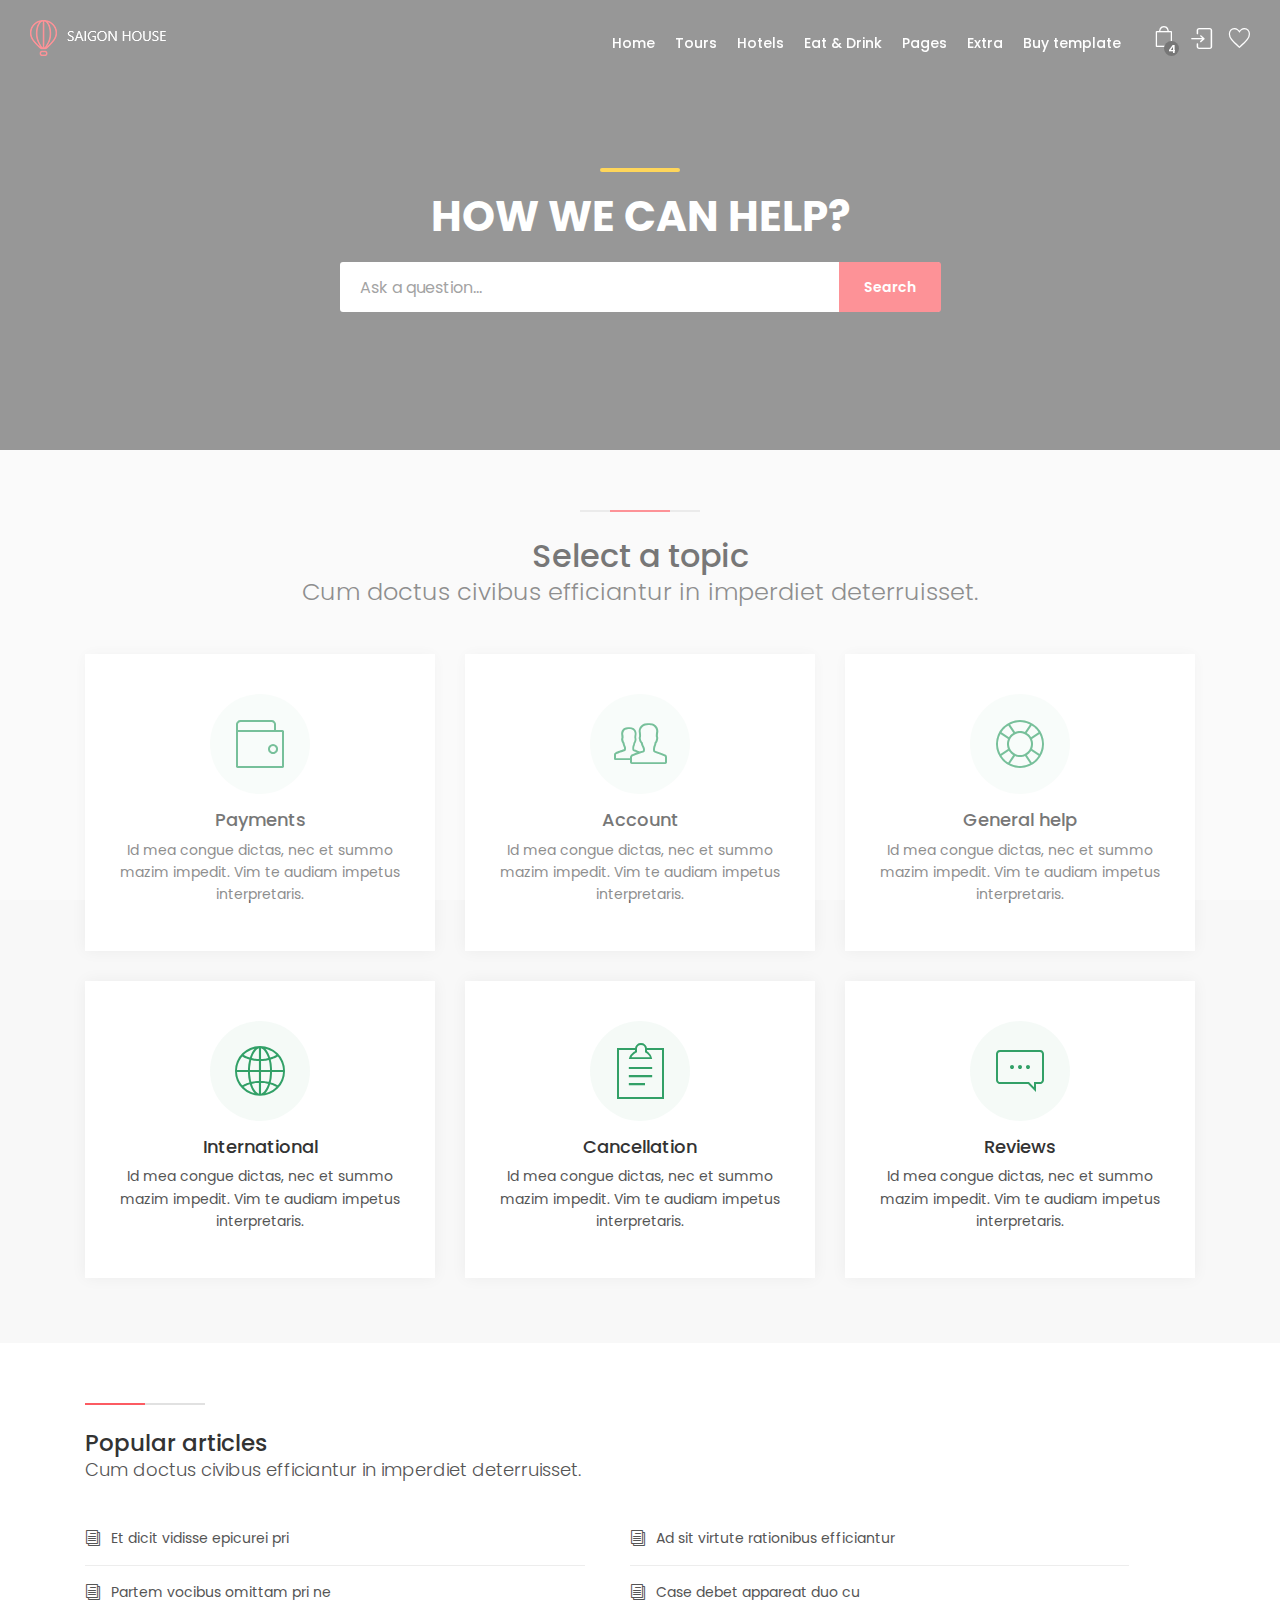
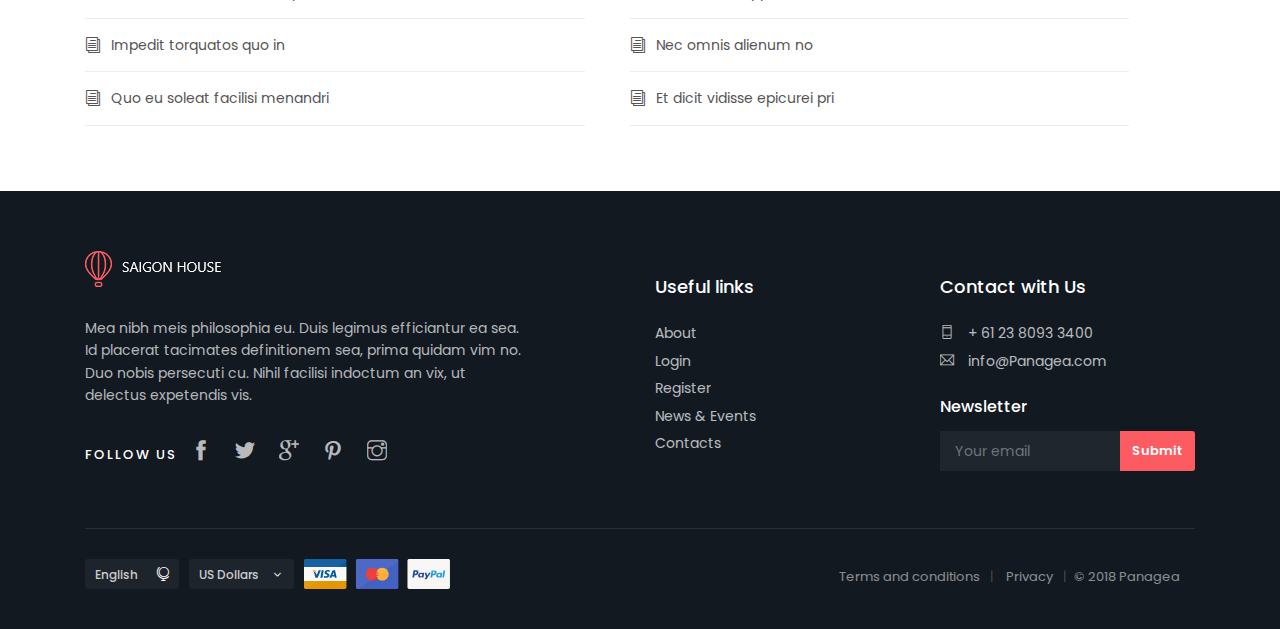
<file: help.html>
<!DOCTYPE html>
<html lang="en">

<head>
    <meta charset="utf-8">
    <meta http-equiv="X-UA-Compatible" content="IE=edge">
    <meta name="viewport" content="width=device-width, initial-scale=1, shrink-to-fit=no">
    <meta name="description" content="Panagea - Premium site template for travel agencies, hotels and restaurant listing.">
    <meta name="author" content="Ansonika">
    <title>Panagea | Premium site template for travel agencies, hotels and restaurant listing.</title>

    <!-- Favicons-->
    <link rel="shortcut icon" href="img/favicon.ico" type="image/x-icon">
    <link rel="apple-touch-icon" type="image/x-icon" href="img/apple-touch-icon-57x57-precomposed.png">
    <link rel="apple-touch-icon" type="image/x-icon" sizes="72x72" href="img/apple-touch-icon-72x72-precomposed.png">
    <link rel="apple-touch-icon" type="image/x-icon" sizes="114x114" href="img/apple-touch-icon-114x114-precomposed.png">
    <link rel="apple-touch-icon" type="image/x-icon" sizes="144x144" href="img/apple-touch-icon-144x144-precomposed.png">

    <!-- BASE CSS -->
    <link href="css/bootstrap.min.css" rel="stylesheet">
    <link href="css/style.css" rel="stylesheet">
	<link href="css/vendors.css" rel="stylesheet">

    <!-- YOUR CUSTOM CSS -->
    <link href="css/custom.css" rel="stylesheet">

</head>

<body>
	
	<div id="page">
		
	<header class="header menu_fixed">
		<div id="preloader"><div data-loader="circle-side"></div></div><!-- /Preload -->
		<div id="logo">
			<a href="index.html">
				<img src="img/logo.png" width="150" height="36" data-retina="true" alt="" class="logo_normal">
				<img src="img/logo_sticky.png" width="150" height="36" data-retina="true" alt="" class="logo_sticky">
			</a>
		</div>
		<ul id="top_menu">
			<li><a href="cart-1.html" class="cart-menu-btn" title="Cart"><strong>4</strong></a></li>
			<li><a href="#sign-in-dialog" id="sign-in" class="login" title="Sign In">Sign In</a></li>
			<li><a href="wishlist.html" class="wishlist_bt_top" title="Your wishlist">Your wishlist</a></li>
		</ul>
		<!-- /top_menu -->
		<a href="#menu" class="btn_mobile">
			<div class="hamburger hamburger--spin" id="hamburger">
				<div class="hamburger-box">
					<div class="hamburger-inner"></div>
				</div>
			</div>
		</a>
		<nav id="menu" class="main-menu">
			<ul>
				<li><span><a href="#0">Home</a></span>
					<ul>
						<li><a href="index.html">Home version 1</a></li>
						<li><a href="index-2.html">Home version 2</a></li>
						<li><a href="index-3.html">Home version 3</a></li>
						<li><a href="index-4.html">Home version 4</a></li>
						<li><a href="index-5.html">Home version 5</a></li>
						<li><a href="index-6.html">With Cookie bar (EU law)</a></li>
                        <li><a href="index-7.html">Home version 7</a></li>
					</ul>
				</li>
				<li><span><a href="#0">Tours</a></span>
					<ul>
						<li><a href="tours-grid-isotope.html">Tours grid isotope</a></li>
						<li><a href="tours-grid-sidebar.html">Tours grid sidebar</a></li>
						<li><a href="tours-grid-sidebar-2.html">Tours grid sidebar 2</a></li>
						<li><a href="tours-grid.html">Tours grid simple</a></li>
						<li><a href="tours-list-isotope.html">Tours list isotope</a></li>
						<li><a href="tours-list-sidebar.html">Tours list sidebar</a></li>
						<li><a href="tours-list-sidebar-2.html">Tours list sidebar 2</a></li>
						<li><a href="tours-list.html">Tours list simple</a></li>
						<li><a href="tour-detail.html">Tour detail</a></li>
					</ul>
				</li>
				<li><span><a href="#0">Hotels</a></span>
					<ul>
						<li><a href="hotels-grid-isotope.html">Hotel grid isotope</a></li>
						<li><a href="hotels-grid-sidebar.html">Hotel grid sidebar</a></li>
						<li><a href="hotels-grid-sidebar-2.html">Hotel grid sidebar 2</a></li>
						<li><a href="hotels-grid.html">Hotel grid simple</a></li>
						<li><a href="hotels-list-isotope.html">Hotel list isotope</a></li>
						<li><a href="hotels-list-sidebar.html">Hotel list sidebar</a></li>
						<li><a href="hotels-list-sidebar-2.html">Hotel list sidebar 2</a></li>
						<li><a href="hotels-list.html">Hotel list simple</a></li>
						<li><a href="hotel-detail.html">Hotel detail</a></li>
					</ul>
				</li>
				<li><span><a href="#0">Eat &amp; Drink</a></span>
					<ul>
						<li><a href="restaurants-grid-isotope.html">Restaurant grid isotope</a></li>
						<li><a href="restaurants-grid-sidebar.html">Restaurant grid sidebar</a></li>
						<li><a href="restaurants-grid-sidebar-2.html">Restaurant grid sidebar 2</a></li>
						<li><a href="restaurants-grid.html">Restaurant grid simple</a></li>
						<li><a href="restaurants-list-isotope.html">Restaurant list isotope</a></li>
						<li><a href="restaurants-list-sidebar.html">Restaurant list sidebar</a></li>
						<li><a href="restaurants-list-sidebar-2.html">Restaurant list sidebar 2</a></li>
						<li><a href="restaurants-list.html">Restaurant list simple</a></li>
						<li><a href="restaurant-detail.html">Restaurant detail</a></li>
					</ul>
				</li>
				<li><span><a href="#0">Pages</a></span>
					<ul>
						<li><a href="about.html">About</a></li>
						<li><a href="media-gallery.html">Media gallery</a></li>
						<li><a href="help.html">Help Section</a></li>
						<li><a href="faq.html">Faq Section</a></li>
						<li><a href="wishlist.html">Wishlist page</a></li>
						<li><a href="contacts.html">Contacts</a></li>
						<li><a href="login.html">Login</a></li>
						<li><a href="register.html">Register</a></li>
						<li><a href="blog.html">Blog</a></li>
					</ul>
				</li>
				<li><span><a href="#0">Extra</a></span>
					<ul>
                    	<li><a href="menu-options.html">Menu Position Options</a></li>
                    	<li><a href="tour-detail-singlemonth-datepicker.html">Single month Datepicker</a></li>
						<li><a href="404.html">404 Error page</a></li>
						<li><a href="cart-1.html">Cart page 1</a></li>
						<li><a href="cart-2.html">Cart page 2</a></li>
						<li><a href="cart-3.html">Cart page 3</a></li>
						<li><a href="pricing-tables.html">Responsive pricing tables</a></li>
						<li><a href="coming_soon/index.html">Coming soon</a></li>
						<li><a href="invoice.html">Invoice</a></li>
						<li><a href="icon-pack-1.html">Icon pack 1</a></li>
						<li><a href="icon-pack-2.html">Icon pack 2</a></li>
						<li><a href="icon-pack-3.html">Icon pack 3</a></li>
						<li><a href="icon-pack-4.html">Icon pack 4</a></li>
                        <li><a href="hamburgers.html">Animated Hamburgers</a></li>
					</ul>
				</li>
				<li><span><a href="#0">Buy template</a></span></li>
			</ul>
		</nav>

	</header>
	<!-- /header -->
	
	<main>
		<section class="hero_in general">
			<div class="wrapper">
				<div class="container">
					<h1 class="fadeInUp"><span></span>How we can help?</h1>
					<form class="fadeInUp">
						<div id="custom-search-input">
							<div class="input-group">
								<input type="text" class=" search-query" placeholder="Ask a question...">
								<input type="submit" class="btn_search" value="Search">
							</div>
						</div>
					</form>
				</div>
			</div>
		</section>
		<!--/hero_in-->
		<div class="container margin_60_35">
			<div class="main_title_2">
				<span><em></em></span>
				<h2>Select a topic</h2>
				<p>Cum doctus civibus efficiantur in imperdiet deterruisset.</p>
			</div>
			<div class="row">
				<div class="col-lg-4 col-md-6">
					<a class="box_topic" href="#0">
						<span><i class="pe-7s-wallet"></i></span>
						<h3>Payments</h3>
						<p>Id mea congue dictas, nec et summo mazim impedit. Vim te audiam impetus interpretaris.</p>
					</a>
				</div>
				<div class="col-lg-4 col-md-6">
					<a class="box_topic" href="#0">
						<i class="pe-7s-users"></i>
						<h3>Account</h3>
						<p>Id mea congue dictas, nec et summo mazim impedit. Vim te audiam impetus interpretaris.</p>
					</a>
				</div>
				<div class="col-lg-4 col-md-6">
					<a class="box_topic" href="#0">
						<i class="pe-7s-help2"></i>
						<h3>General help</h3>
						<p>Id mea congue dictas, nec et summo mazim impedit. Vim te audiam impetus interpretaris.</p>
					</a>
				</div>
				<div class="col-lg-4 col-md-6">
					<a class="box_topic" href="#0">
						<i class="pe-7s-global"></i>
						<h3>International</h3>
						<p>Id mea congue dictas, nec et summo mazim impedit. Vim te audiam impetus interpretaris.</p>
					</a>
				</div>
				<div class="col-lg-4 col-md-6">
					<a class="box_topic" href="#0">
						<i class="pe-7s-note2"></i>
						<h3>Cancellation</h3>
						<p>Id mea congue dictas, nec et summo mazim impedit. Vim te audiam impetus interpretaris.</p>
					</a>
				</div>
				<div class="col-lg-4 col-md-6">
					<a class="box_topic" href="#0">
						<i class="pe-7s-comment"></i>
						<h3>Reviews</h3>
						<p>Id mea congue dictas, nec et summo mazim impedit. Vim te audiam impetus interpretaris.</p>
					</a>
				</div>
			</div>
			<!--/row-->
		</div>
		<!-- /container -->
		<div class="bg_color_1">
			<div class="container margin_60_35">
				<div class="main_title_3">
					<span><em></em></span>
					<h2>Popular articles</h2>
					<p>Cum doctus civibus efficiantur in imperdiet deterruisset.</p>
				</div>
				<div class="list_articles add_bottom_30 clearfix">
					<ul>
						<li><a href="#0"><i class="icon_documents_alt"></i>Et dicit vidisse epicurei pri</a></li>
						<li><a href="#0"><i class="icon_documents_alt"></i>Ad sit virtute rationibus efficiantur</a></li>
						<li><a href="#0"><i class="icon_documents_alt"></i>Partem vocibus omittam pri ne</a></li>
						<li><a href="#0"><i class="icon_documents_alt"></i>Case debet appareat duo cu</a></li>
						<li><a href="#0"><i class="icon_documents_alt"></i>Impedit torquatos quo in</a></li>
						<li><a href="#0"><i class="icon_documents_alt"></i>Nec omnis alienum no</a></li>
						<li><a href="#0"><i class="icon_documents_alt"></i>Quo eu soleat facilisi menandri</a></li>
						<li><a href="#0"><i class="icon_documents_alt"></i>Et dicit vidisse epicurei pri</a></li>
					</ul>
				</div>
				<!-- /list_articles -->
			</div>
			<!-- /container -->
		</div>
		<!-- /bg_color_1 -->
	</main>
	<!--/main-->
	
	<footer>
		<div class="container margin_60_35">
			<div class="row">
				<div class="col-lg-5 col-md-12 p-r-5">
					<p><img src="img/logo.png" width="150" height="36" data-retina="true" alt=""></p>
					<p>Mea nibh meis philosophia eu. Duis legimus efficiantur ea sea. Id placerat tacimates definitionem sea, prima quidam vim no. Duo nobis persecuti cu. Nihil facilisi indoctum an vix, ut delectus expetendis vis.</p>
					<div class="follow_us">
						<ul>
							<li>Follow us</li>
							<li><a href="#0"><i class="ti-facebook"></i></a></li>
							<li><a href="#0"><i class="ti-twitter-alt"></i></a></li>
							<li><a href="#0"><i class="ti-google"></i></a></li>
							<li><a href="#0"><i class="ti-pinterest"></i></a></li>
							<li><a href="#0"><i class="ti-instagram"></i></a></li>
						</ul>
					</div>
				</div>
				<div class="col-lg-3 col-md-6 ml-lg-auto">
					<h5>Useful links</h5>
					<ul class="links">
						<li><a href="about.html">About</a></li>
						<li><a href="login.html">Login</a></li>
						<li><a href="register.html">Register</a></li>
						<li><a href="blog.html">News &amp; Events</a></li>
						<li><a href="contacts.html">Contacts</a></li>
					</ul>
				</div>
				<div class="col-lg-3 col-md-6">
					<h5>Contact with Us</h5>
					<ul class="contacts">
						<li><a href="tel://61280932400"><i class="ti-mobile"></i> + 61 23 8093 3400</a></li>
						<li><a href="mailto:info@Panagea.com"><i class="ti-email"></i> info@Panagea.com</a></li>
					</ul>
					<div id="newsletter">
					<h6>Newsletter</h6>
					<div id="message-newsletter"></div>
					<form method="post" action="assets/newsletter.php" name="newsletter_form" id="newsletter_form">
						<div class="form-group">
							<input type="email" name="email_newsletter" id="email_newsletter" class="form-control" placeholder="Your email">
							<input type="submit" value="Submit" id="submit-newsletter">
						</div>
					</form>
					</div>
				</div>
			</div>
			<!--/row-->
			<hr>
			<div class="row">
				<div class="col-lg-6">
					<ul id="footer-selector">
						<li>
							<div class="styled-select" id="lang-selector">
								<select>
									<option value="English" selected>English</option>
									<option value="French">French</option>
									<option value="Spanish">Spanish</option>
									<option value="Russian">Russian</option>
								</select>
							</div>
						</li>
						<li>
							<div class="styled-select" id="currency-selector">
								<select>
									<option value="US Dollars" selected>US Dollars</option>
									<option value="Euro">Euro</option>
								</select>
							</div>
						</li>
						<li><img src="img/cards_all.svg" alt=""></li>
					</ul>
				</div>
				<div class="col-lg-6">
					<ul id="additional_links">
						<li><a href="#0">Terms and conditions</a></li>
						<li><a href="#0">Privacy</a></li>
						<li><span>© 2018 Panagea</span></li>
					</ul>
				</div>
			</div>
		</div>
	</footer>
	<!--/footer-->
	</div>
	<!-- page -->
	
	<!-- Sign In Popup -->
	<div id="sign-in-dialog" class="zoom-anim-dialog mfp-hide">
		<div class="small-dialog-header">
			<h3>Sign In</h3>
		</div>
		<form>
			<div class="sign-in-wrapper">
				<a href="#0" class="social_bt facebook">Login with Facebook</a>
				<a href="#0" class="social_bt google">Login with Google</a>
				<div class="divider"><span>Or</span></div>
				<div class="form-group">
					<label>Email</label>
					<input type="email" class="form-control" name="email" id="email">
					<i class="icon_mail_alt"></i>
				</div>
				<div class="form-group">
					<label>Password</label>
					<input type="password" class="form-control" name="password" id="password" value="">
					<i class="icon_lock_alt"></i>
				</div>
				<div class="clearfix add_bottom_15">
					<div class="checkboxes float-left">
						<label class="container_check">Remember me
						  <input type="checkbox">
						  <span class="checkmark"></span>
						</label>
					</div>
					<div class="float-right mt-1"><a id="forgot" href="javascript:void(0);">Forgot Password?</a></div>
				</div>
				<div class="text-center"><input type="submit" value="Log In" class="btn_1 full-width"></div>
				<div class="text-center">
					Don’t have an account? <a href="register.html">Sign up</a>
				</div>
				<div id="forgot_pw">
					<div class="form-group">
						<label>Please confirm login email below</label>
						<input type="email" class="form-control" name="email_forgot" id="email_forgot">
						<i class="icon_mail_alt"></i>
					</div>
					<p>You will receive an email containing a link allowing you to reset your password to a new preferred one.</p>
					<div class="text-center"><input type="submit" value="Reset Password" class="btn_1"></div>
				</div>
			</div>
		</form>
		<!--form -->
	</div>
	<!-- /Sign In Popup -->
	
	<div id="toTop"></div><!-- Back to top button -->
	
	<!-- COMMON SCRIPTS -->
    <script src="js/jquery-2.2.4.min.js"></script>
    <script src="js/common_scripts.js"></script>
    <script src="js/main.js"></script>
	<script src="assets/validate.js"></script>
	
	
	
</body>
</html>
</file>
<file: admin_section/css/admin.css>
/*
Theme Name: PANAGEA
Theme URI: http://www.ansonika.com/panagea/
Author: Ansonika
Author URI: http://themeforest.net/user/Ansonika/

[Table of contents] 

1. SITE STRUCTURE
- 1.1 Typography
- 1.2 Buttons
- 1.3 Structure

2. CONTENT
- 2.1 Courses

3. COMMON
- 3.1 Forms
- 3.2 Pagination
- 3.3 Misc
- 3.4 Spacing
- 3.5 Select

/*============================================================================================*/
/* 1.  SITE STRUCTURE */
/*============================================================================================*/
/*Import*/
@import url("https://fonts.googleapis.com/css?family=Poppins:300,400,400i,500,500i,600,600i,700,700i,800");
html {
  position: relative;
  min-height: 100%;
}

body {
  overflow-x: hidden;
}

body.sticky-footer {
  margin-bottom: 62px;
}
body.sticky-footer .content-wrapper {
  min-height: calc(100vh - 62px - 62px);
}

body.fixed-nav {
  padding-top: 56px;
}

.content-wrapper {
  min-height: calc(100vh - 62px);
  padding-top: 1rem;
}

.scroll-to-top {
  position: fixed;
  right: 15px;
  bottom: 3px;
  display: none;
  width: 50px;
  height: 50px;
  text-align: center;
  color: white;
  background: rgba(52, 58, 64, 0.5);
  line-height: 45px;
}
.scroll-to-top:focus, .scroll-to-top:hover {
  color: white;
}
.scroll-to-top:hover {
  background: #343a40;
}
.scroll-to-top i {
  font-weight: 800;
}

.smaller {
  font-size: 0.7rem;
}

.o-hidden {
  overflow: hidden !important;
}

.z-0 {
  z-index: 0;
}

.z-1 {
  z-index: 1;
}

/*-------- Navigation --------*/
#mainNav .navbar-collapse {
  overflow: auto;
  max-height: 75vh;
}
#mainNav .navbar-collapse .navbar-nav .nav-item .nav-link {
  cursor: pointer;
}
#mainNav .navbar-collapse .navbar-sidenav .nav-link-collapse:after {
  float: right;
  content: '\f107';
  font-family: 'FontAwesome';
}
#mainNav .navbar-collapse .navbar-sidenav .nav-link-collapse.collapsed:after {
  content: '\f105';
}
#mainNav .navbar-collapse .navbar-sidenav .sidenav-second-level,
#mainNav .navbar-collapse .navbar-sidenav .sidenav-third-level {
  padding-left: 0;
}
#mainNav .navbar-collapse .navbar-sidenav .sidenav-second-level > li > a,
#mainNav .navbar-collapse .navbar-sidenav .sidenav-third-level > li > a {
  display: block;
  padding: 0.5em 0;
}
#mainNav .navbar-collapse .navbar-sidenav .sidenav-second-level > li > a:focus, #mainNav .navbar-collapse .navbar-sidenav .sidenav-second-level > li > a:hover,
#mainNav .navbar-collapse .navbar-sidenav .sidenav-third-level > li > a:focus,
#mainNav .navbar-collapse .navbar-sidenav .sidenav-third-level > li > a:hover {
  text-decoration: none;
}
#mainNav .navbar-collapse .navbar-sidenav .sidenav-second-level > li > a {
  padding-left: 1em;
}
#mainNav .navbar-collapse .navbar-sidenav .sidenav-third-level > li > a {
  padding-left: 2em;
}
#mainNav .navbar-collapse .sidenav-toggler {
  display: none;
}
#mainNav .navbar-collapse .navbar-nav > .nav-item.dropdown > .nav-link {
  position: relative;
  min-width: 45px;
}
#mainNav .navbar-collapse .navbar-nav > .nav-item.dropdown > .nav-link:after {
  float: right;
  width: auto;
  content: '\f105';
  border: none;
  font-family: 'FontAwesome';
}
#mainNav .navbar-collapse .navbar-nav > .nav-item.dropdown > .nav-link .indicator {
  position: absolute;
  top: 5px;
  left: 21px;
  font-size: 10px;
}
#mainNav .navbar-collapse .navbar-nav > .nav-item.dropdown.show > .nav-link:after {
  content: '\f107';
}
#mainNav .navbar-collapse .navbar-nav > .nav-item.dropdown .dropdown-menu > .dropdown-item > .dropdown-message {
  overflow: hidden;
  max-width: none;
  text-overflow: ellipsis;
}
@media (min-width: 992px) {
  #mainNav .navbar-brand {
    width: 250px;
  }
  #mainNav .navbar-collapse {
    overflow: visible;
    max-height: none;
  }
  #mainNav .navbar-collapse .navbar-sidenav {
    position: absolute;
    top: 0;
    left: 0;
    overflow-x: hidden;
    overflow-y: auto;
    -webkit-flex-direction: column;
    -ms-flex-direction: column;
    flex-direction: column;
    margin-top: 62px;
  }
  #mainNav .navbar-collapse .navbar-sidenav > .nav-item {
    width: 250px;
    padding: 0;
  }
  #mainNav .navbar-collapse .navbar-sidenav > .nav-item > .nav-link {
    padding: 1em;
    padding-left: 18px;
  }
  #mainNav .navbar-collapse .navbar-sidenav > .nav-item .sidenav-second-level,
  #mainNav .navbar-collapse .navbar-sidenav > .nav-item .sidenav-third-level {
    padding-left: 0;
    list-style: none;
  }
  #mainNav .navbar-collapse .navbar-sidenav > .nav-item .sidenav-second-level > li,
  #mainNav .navbar-collapse .navbar-sidenav > .nav-item .sidenav-third-level > li {
    width: 250px;
  }
  #mainNav .navbar-collapse .navbar-sidenav > .nav-item .sidenav-second-level > li > a,
  #mainNav .navbar-collapse .navbar-sidenav > .nav-item .sidenav-third-level > li > a {
    padding: 1em;
  }
  #mainNav .navbar-collapse .navbar-sidenav > .nav-item .sidenav-second-level > li > a {
    padding-left: 2.75em;
  }
  #mainNav .navbar-collapse .navbar-sidenav > .nav-item .sidenav-third-level > li > a {
    padding-left: 3.75em;
  }
  #mainNav .navbar-collapse .navbar-nav > .nav-item.dropdown > .nav-link {
    min-width: 0;
  }
  #mainNav .navbar-collapse .navbar-nav > .nav-item.dropdown > .nav-link:after {
    width: 24px;
    text-align: center;
  }
  #mainNav .navbar-collapse .navbar-nav > .nav-item.dropdown .dropdown-menu > .dropdown-item > .dropdown-message {
    max-width: 300px;
  }
}

#mainNav.fixed-top .sidenav-toggler {
  display: none;
}
@media (min-width: 992px) {
  #mainNav.fixed-top .navbar-sidenav {
    height: calc(100vh - 111px);
  }
  #mainNav.fixed-top .sidenav-toggler {
    position: absolute;
    top: 0;
    left: 0;
    display: flex;
    overflow-x: hidden;
    overflow-y: auto;
    -webkit-flex-direction: column;
    -ms-flex-direction: column;
    flex-direction: column;
    margin-top: calc(100vh - 49px);
  }
  #mainNav.fixed-top .sidenav-toggler > .nav-item {
    width: 250px;
    padding: 0;
  }
  #mainNav.fixed-top .sidenav-toggler > .nav-item > .nav-link {
    padding: 1em;
  }
}
#mainNav.fixed-top.navbar-dark .sidenav-toggler {
  background-color: #212529;
  border-top: 1px solid #343a40;
}
#mainNav.fixed-top.navbar-dark .sidenav-toggler a i {
  color: #adb5bd;
}
#mainNav.fixed-top.navbar-light .sidenav-toggler {
  background-color: #dee2e6;
}
#mainNav.fixed-top.navbar-light .sidenav-toggler a i {
  color: rgba(0, 0, 0, 0.5);
}

body.sidenav-toggled #mainNav.fixed-top .sidenav-toggler {
  overflow-x: hidden;
  width: 55px;
}
body.sidenav-toggled #mainNav.fixed-top .sidenav-toggler .nav-item,
body.sidenav-toggled #mainNav.fixed-top .sidenav-toggler .nav-link {
  width: 55px !important;
}
body.sidenav-toggled #mainNav.fixed-top #sidenavToggler i {
  -webkit-transform: scaleX(-1);
  -moz-transform: scaleX(-1);
  -o-transform: scaleX(-1);
  transform: scaleX(-1);
  filter: FlipH;
  -ms-filter: 'FlipH';
}

#mainNav.static-top .sidenav-toggler {
  display: none;
}
@media (min-width: 992px) {
  #mainNav.static-top .sidenav-toggler {
    display: flex;
  }
}

body.sidenav-toggled #mainNav.static-top #sidenavToggler i {
  -webkit-transform: scaleX(-1);
  -moz-transform: scaleX(-1);
  -o-transform: scaleX(-1);
  transform: scaleX(-1);
  filter: FlipH;
  -ms-filter: 'FlipH';
}

.content-wrapper {
  overflow-x: hidden;
  background: white;
}
@media (min-width: 992px) {
  .content-wrapper {
    margin-left: 250px;
  }
}

#sidenavToggler i {
  font-weight: 800;
}

.navbar-sidenav-tooltip.show {
  display: none;
}

@media (min-width: 992px) {
  body.sidenav-toggled .content-wrapper {
    margin-left: 55px;
  }
}
body.sidenav-toggled .navbar-sidenav {
  overflow-x: hidden;
  width: 55px;
}
body.sidenav-toggled .navbar-sidenav .nav-link-text {
  display: none;
}
body.sidenav-toggled .navbar-sidenav .nav-item,
body.sidenav-toggled .navbar-sidenav .nav-link {
  width: 55px !important;
}
body.sidenav-toggled .navbar-sidenav .nav-item:after,
body.sidenav-toggled .navbar-sidenav .nav-link:after {
  display: none;
}
body.sidenav-toggled .navbar-sidenav-tooltip.show {
  display: flex;
}

#mainNav.navbar-dark .navbar-collapse .navbar-sidenav .nav-link-collapse:after {
  color: #868e96;
}
#mainNav.navbar-dark .navbar-collapse .navbar-sidenav > .nav-item > .nav-link {
  color: #ced4da;
}
#mainNav.navbar-dark .navbar-collapse .navbar-sidenav > .nav-item > .nav-link:hover {
  color: #f8f9fa;
}
#mainNav.navbar-dark .navbar-collapse .navbar-sidenav > .nav-item .sidenav-second-level > li > a,
#mainNav.navbar-dark .navbar-collapse .navbar-sidenav > .nav-item .sidenav-third-level > li > a {
  color: #ced4da;
}
#mainNav.navbar-dark .navbar-collapse .navbar-sidenav > .nav-item .sidenav-second-level > li > a:focus, #mainNav.navbar-dark .navbar-collapse .navbar-sidenav > .nav-item .sidenav-second-level > li > a:hover,
#mainNav.navbar-dark .navbar-collapse .navbar-sidenav > .nav-item .sidenav-third-level > li > a:focus,
#mainNav.navbar-dark .navbar-collapse .navbar-sidenav > .nav-item .sidenav-third-level > li > a:hover {
  color: #f8f9fa;
}
#mainNav.navbar-dark .navbar-collapse .navbar-nav > .nav-item.dropdown > .nav-link:after {
  color: #adb5bd;
}
@media (min-width: 992px) {
  #mainNav.navbar-dark .navbar-collapse .navbar-sidenav {
    background: #212529;
    padding-top: 10px;
  }
  #mainNav.navbar-dark .navbar-collapse .navbar-sidenav li.active a {
    color: white !important;
    background-color: #343a40;
  }
  #mainNav.navbar-dark .navbar-collapse .navbar-sidenav li.active a:focus, #mainNav.navbar-dark .navbar-collapse .navbar-sidenav li.active a:hover {
    color: white;
  }
  #mainNav.navbar-dark .navbar-collapse .navbar-sidenav > .nav-item .sidenav-second-level,
  #mainNav.navbar-dark .navbar-collapse .navbar-sidenav > .nav-item .sidenav-third-level {
    background: #343a40;
  }
}

#mainNav.navbar-light .navbar-collapse .navbar-sidenav .nav-link-collapse:after {
  color: rgba(0, 0, 0, 0.5);
}
#mainNav.navbar-light .navbar-collapse .navbar-sidenav > .nav-item > .nav-link {
  color: rgba(0, 0, 0, 0.5);
}
#mainNav.navbar-light .navbar-collapse .navbar-sidenav > .nav-item > .nav-link:hover {
  color: rgba(0, 0, 0, 0.7);
}
#mainNav.navbar-light .navbar-collapse .navbar-sidenav > .nav-item .sidenav-second-level > li > a,
#mainNav.navbar-light .navbar-collapse .navbar-sidenav > .nav-item .sidenav-third-level > li > a {
  color: rgba(0, 0, 0, 0.5);
}
#mainNav.navbar-light .navbar-collapse .navbar-sidenav > .nav-item .sidenav-second-level > li > a:focus, #mainNav.navbar-light .navbar-collapse .navbar-sidenav > .nav-item .sidenav-second-level > li > a:hover,
#mainNav.navbar-light .navbar-collapse .navbar-sidenav > .nav-item .sidenav-third-level > li > a:focus,
#mainNav.navbar-light .navbar-collapse .navbar-sidenav > .nav-item .sidenav-third-level > li > a:hover {
  color: rgba(0, 0, 0, 0.7);
}
#mainNav.navbar-light .navbar-collapse .navbar-nav > .nav-item.dropdown > .nav-link:after {
  color: rgba(0, 0, 0, 0.5);
}
@media (min-width: 992px) {
  #mainNav.navbar-light .navbar-collapse .navbar-sidenav {
    background: #f8f9fa;
  }
  #mainNav.navbar-light .navbar-collapse .navbar-sidenav li.active a {
    color: #000 !important;
    background-color: #e9ecef;
  }
  #mainNav.navbar-light .navbar-collapse .navbar-sidenav li.active a:focus, #mainNav.navbar-light .navbar-collapse .navbar-sidenav li.active a:hover {
    color: #000;
  }
  #mainNav.navbar-light .navbar-collapse .navbar-sidenav > .nav-item .sidenav-second-level,
  #mainNav.navbar-light .navbar-collapse .navbar-sidenav > .nav-item .sidenav-third-level {
    background: #f8f9fa;
  }
}

/*-------- Cards and footer --------*/
.card.dashboard {
  border: none;
}
.card.dashboard h5 {
  color: #fff !important;
}

.card-body-icon {
  position: absolute;
  z-index: 0;
  top: 10px;
  right: 10px;
  font-size: 32px;
  font-size: 2rem;
  opacity: 0.3;
}

@media (min-width: 576px) {
  .card-columns {
    column-count: 1;
  }
}
@media (min-width: 768px) {
  .card-columns {
    column-count: 2;
  }
}
@media (min-width: 1200px) {
  .card-columns {
    column-count: 2;
  }
}

footer.sticky-footer {
  position: absolute;
  right: 0;
  bottom: 0;
  width: 100%;
  height: 56px;
  border-top: 1px solid #ededed;
  line-height: 55px;
}
@media (min-width: 992px) {
  footer.sticky-footer {
    width: calc(100% - 250px);
  }
}

@media (min-width: 992px) {
  body.sidenav-toggled footer.sticky-footer {
    width: calc(100% - 55px);
  }
}

/*-------- 1.1 Typography --------*/
body {
  background: #f8f8f8;
  color: #777 !important;
  font-family: "Poppins", Helvetica, sans-serif;
  font-size: 14px;
  font-size: 0.875rem;
}

.content-wrapper {
  background: #f8f8f8;
}

h1,
h2,
h3,
h4,
h5,
h6 {
  color: #333 !important;
}

p {
  margin-bottom: 30px;
}

hr {
  margin: 15px 0 30px 0;
  border-color: #ededed;
}

hr.double {
  margin: 15px 0 30px 0;
  border-color: #ededed;
  border-width: 2px;
}

strong {
  font-weight: 500;
}

/*-------- 1.2 Buttons --------*/
/*General links color*/
a {
  color: #0054a6;
  text-decoration: none;
  -moz-transition: all 0.5s ease-in-out;
  -o-transition: all 0.5s ease-in-out;
  -webkit-transition: all 0.5s ease-in-out;
  -ms-transition: all 0.5s ease-in-out;
  transition: all 0.5s ease-in-out;
  outline: none;
}
a:hover, a:focus {
  color: #333;
  text-decoration: none;
  outline: none;
}

a.btn_1,
.btn_1 {
  border: none;
  color: #fff;
  background: #fc5b62;
  cursor: pointer;
  padding: 10px 15px;
  display: inline-block;
  outline: none;
  font-size: 13px;
  font-size: 0.8125rem;
  -moz-transition: all 0.3s ease-in-out;
  -o-transition: all 0.3s ease-in-out;
  -webkit-transition: all 0.3s ease-in-out;
  -ms-transition: all 0.3s ease-in-out;
  transition: all 0.3s ease-in-out;
  -webkit-border-radius: 25px;
  -moz-border-radius: 25px;
  -ms-border-radius: 25px;
  border-radius: 25px;
  line-height: 1;
  font-weight: 500;
}
a.btn_1.gray,
.btn_1.gray {
  background: #e9ecef;
  color: #868e96;
}
a.btn_1.gray.approve:hover,
.btn_1.gray.approve:hover {
  background: #28a745;
  color: #fff;
}
a.btn_1.gray.delete:hover,
.btn_1.gray.delete:hover {
  background: #dc3545;
  color: #fff;
}
a.btn_1.medium,
.btn_1.medium {
  padding: 12px 45px;
  font-size: 16px;
  font-size: 1rem;
}
a.btn_1:hover,
.btn_1:hover {
  background: #0054a6;
  color: #fff;
}

.btn-primary {
  background-color: #fc5b62;
  border-color: #fc5b62;
}
.btn-primary:hover {
  background-color: #0054a6;
  border-color: #0054a6;
}

/*-------- 1.3 Structure --------*/
/* Header */
.bg-default {
  background-color: #171a1d;
}

/*============================================================================================*/
/* 2.  CONTENT */
/*============================================================================================*/
/*-------- 2.1 Courses --------*/
ul.buttons {
  list-style: none;
  margin: 0 0 30px 0;
  padding: 0;
  position: absolute;
  top: 30px;
  right: 30px;
}
@media (max-width: 767px) {
  ul.buttons {
    /* For less than 767px */
    position: static;
  }
}
ul.buttons li {
  display: inline-block;
  margin-right: 3px;
}

ul.booking_list {
  list-style: none;
  margin: 15px 0 25px 0;
  padding: 0;
}
ul.booking_list li {
  margin-bottom: 5px;
}
ul.booking_list li strong {
  width: 150px;
  display: inline-block;
}
@media (max-width: 767px) {
  ul.booking_list li strong {
    /* For less than 767px */
    display: block;
    width: auto;
  }
}

/*============================================================================================*/
/* 3.  COMMON */
/*============================================================================================*/
/*-------- 3.1 Forms --------*/
.form-control:focus {
  color: #495057;
  background-color: #fff;
  border-color: #80bdff;
  outline: none;
  box-shadow: none;
}

.form-group label {
  font-weight: 500;
  color: #333;
}

.form-control {
  font-size: 14px;
  font-size: 0.875rem;
  padding: .65rem;
}
.form-control.search-top {
  width: 300px;
  padding: .45rem;
}

select.form-control:not([size]):not([multiple]) {
  height: calc(2.68rem + 2px);
}

label.fix_spacing {
  padding-top: 12px !important;
  display: inline-block;
  text-transform: uppercase;
}

/*-------- 3.2 Pagination --------*/
.page-item.active .page-link {
  background-color: #fc5b62;
  border-color: #fc5b62;
}

.page-item.disabled .page-link {
  color: #999;
  border-color: #e1e8ed;
}

.page-link {
  color: #0054a6;
  border: 1px solid #e1e8ed;
}
.page-link:focus, .page-link:hover {
  color: #fff;
  text-decoration: none;
  background-color: #0054a6;
  border-color: #0054a6;
}

/*-------- 3.3 Misc --------*/
.box_general {
  background-color: #fff;
  padding: 15px 30px 0 30px;
  -webkit-border-radius: 5px;
  -moz-border-radius: 5px;
  -ms-border-radius: 5px;
  border-radius: 5px;
  margin-bottom: 30px;
  color: #777;
  font-size: 14px;
  font-size: 0.875rem;
  -webkit-box-shadow: 0px 0px 15px 0px rgba(0, 0, 0, 0.1);
  -moz-box-shadow: 0px 0px 15px 0px rgba(0, 0, 0, 0.1);
  box-shadow: 0px 0px 15px 0px rgba(0, 0, 0, 0.1);
}
.box_general hr {
  margin-left: -30px;
  margin-right: -30px;
}
.box_general.padding_bottom {
  padding-bottom: 20px;
}

.header_box {
  padding-bottom: 10px;
}
.header_box.version_2 {
  border-bottom: 1px solid #ededed;
  margin: 0 -30px;
  padding: 0 30px 10px 30px;
  margin-bottom: 15px;
}
.header_box.version_2 i {
  margin-right: 10px;
  color: #ddd;
}
.header_box h2 {
  font-size: 21px;
  font-size: 1.3125rem;
  display: inline-block;
  margin-top: 5px;
}

.list_general > ul {
  padding: 0;
  margin: 0;
  list-style: none;
}
.list_general > ul > li {
  margin: 0 -30px 0 -30px;
  position: relative;
  padding: 30px 30px 5px 120px;
  border-top: 1px solid #ededed;
}
@media (max-width: 767px) {
  .list_general > ul > li {
    /* For less than 767px */
    padding-left: 30px;
  }
}
.list_general > ul > li:hover {
  background-color: #f8f9fa;
}
.list_general > ul > li figure {
  width: 70px;
  height: 70px;
  -webkit-border-radius: 50%;
  -moz-border-radius: 50%;
  -ms-border-radius: 50%;
  border-radius: 50%;
  overflow: hidden;
  position: absolute;
  left: 30px;
  top: 30px;
}
@media (max-width: 767px) {
  .list_general > ul > li figure {
    /* For less than 767px */
    position: relative;
    top: 0;
    left: 0;
  }
}
.list_general > ul > li figure img {
  width: 70px;
  height: auto;
  position: absolute;
  left: 50%;
  top: 50%;
  -webkit-transform: translate(-50%, -50%);
  -moz-transform: translate(-50%, -50%);
  -ms-transform: translate(-50%, -50%);
  -o-transform: translate(-50%, -50%);
  transform: translate(-50%, -50%);
}
.list_general > ul h4 {
  font-size: 21px;
  font-size: 1.3125rem;
}
.list_general > ul span {
  float: right;
  font-style: italic;
  color: #adb5bd;
}
@media (max-width: 767px) {
  .list_general > ul span {
    /* For less than 767px */
    float: right;
    display: inline-block;
  }
}

.rating {
  margin-right: 10px;
  color: #ced4da !important;
}
.rating .yellow {
  color: #ffc107;
}

.unread, .read, .pending, .cancel, .approved {
  background-color: #dc3545;
  -webkit-border-radius: 50px;
  -moz-border-radius: 50px;
  -ms-border-radius: 50px;
  border-radius: 50px;
  font-size: 12px;
  font-size: 0.75rem;
  color: #fff;
  font-style: normal;
  padding: 3px 12px 2px 12px;
  margin-left: 3px;
  position: relative;
  top: -3px;
  line-height: 1;
}

.unread, .cancel {
  background-color: #dc3545;
}

.read, .approved {
  background-color: #28a745;
}

.pending {
  background-color: #fd7e14;
}

/* text-based popup styling */
.white-popup {
  position: relative;
  background: #FFF;
  padding: 80px 25px 25px 25px;
  width: auto;
  max-width: 500px;
  margin: 0 auto;
}

.small-dialog-header {
  font-size: 22px;
  position: absolute;
  left: 0;
  top: 0;
  width: 100%;
  display: inline-block;
  background-color: #f6f6f6;
  padding: 15px 25px;
}

.small-dialog-header h3 {
  padding: 0;
  margin: 0;
  font-size: 21px;
}

/*-------- 3.4 Spacing --------*/
.add_bottom_15 {
  margin-bottom: 15px;
}

.add_bottom_30 {
  margin-bottom: 30px;
}

.add_bottom_45 {
  margin-bottom: 45px;
}
@media (max-width: 767px) {
  .add_bottom_45 {
    /* For less than 767px */
    margin-bottom: 30px;
  }
}

.add_bottom_60 {
  margin-bottom: 60px;
}

.add_bottom_75 {
  margin-bottom: 75px;
}

.add_top_20 {
  margin-top: 20px;
}

.add_top_30 {
  margin-top: 30px;
}

.add_top_60 {
  margin-top: 60px;
}

.more_padding_left {
  padding-left: 40px;
}

.nomargin_top {
  margin-top: 0;
}

.nopadding {
  margin: 0 !important;
  padding: 0 !important;
}

.nomargin {
  margin: 0 !important;
}

.margin_60 {
  padding-top: 60px;
  padding-bottom: 60px;
}
@media (max-width: 767px) {
  .margin_60 {
    /* For less than 767px */
    padding-top: 30px;
    padding-bottom: 30px;
  }
}

.margin_60_35 {
  padding-top: 60px;
  padding-bottom: 35px;
}
@media (max-width: 767px) {
  .margin_60_35 {
    /* For less than 767px */
    padding-top: 30px;
    padding-bottom: 5px;
  }
}

.margin_120 {
  padding-top: 120px;
  padding-bottom: 120px;
}
@media (max-width: 991px) {
  .margin_120 {
    /* For less than 991px */
    padding-top: 60px;
    padding-bottom: 35px;
  }
}

.margin_120_95 {
  padding-top: 120px;
  padding-bottom: 95px;
}
@media (max-width: 991px) {
  .margin_120_95 {
    /* For less than 991px */
    padding-top: 60px;
    padding-bottom: 35px;
  }
}
@media (max-width: 767px) {
  .margin_120_95 {
    /* For less than 767px */
    padding-top: 30px;
    padding-bottom: 5px;
  }
}

/*-------- 3.5 Select --------*/
.styled-select select {
  background: transparent;
  width: 107%;
  padding: 5px;
  padding-left: 15px;
  border: 0;
  border-radius: 0;
  box-shadow: none;
  height: 41px;
  color: #868e95;
  margin: 0;
  font-weight: 400;
  -moz-appearance: window;
  -webkit-appearance: none;
  cursor: pointer;
  outline: none;
}

.styled-select select:focus {
  color: #555;
}

.styled-select {
  width: 100%;
  overflow: hidden;
  height: 44px;
  background: #fff url(../img/arrow_down.svg) no-repeat right center;
  border: 1px solid #ced4da;
  -webkit-border-radius: 0.25rem;
  -moz-border-radius: 0.25rem;
  -ms-border-radius: 0.25rem;
  border-radius: 0.25rem;
}

.styled-select select::-ms-expand {
  display: none;
}

.styled-select select:focus {
  outline: none;
  box-shadow: none;
}

.filter {
  float: right;
  width: 150px;
  display: inline-block;
}

.sbHolder {
  background-color: #fff;
  border: 1px solid #e1e8ed;
  height: 32px;
  position: relative;
  -webkit-border-radius: 3px;
  -moz-border-radius: 3px;
  -ms-border-radius: 3px;
  border-radius: 3px;
  min-width: 160px;
}

.sbSelector {
  display: block;
  height: 32px;
  left: 0;
  line-height: 32px;
  outline: none;
  overflow: hidden;
  position: absolute;
  text-indent: 10px;
  top: 0;
  width: 100%;
}

.sbSelector:link,
.sbSelector:visited,
.sbSelector:hover {
  color: #555;
  outline: none;
  text-decoration: none;
  font-weight: 600;
  font-size: 12px;
  font-size: 0.75rem;
}

.sbToggle {
  position: absolute;
  display: block;
  height: 32px;
  outline: none;
  right: 0;
  top: 0;
  width: 35px;
  text-align: center;
  line-height: 32px;
}
.sbToggle:after {
  font-family: 'FontAwesome';
  font-size: 14px;
  content: "\f0d7";
  text-align: center;
  color: #555;
}

.sbHolderDisabled {
  background-color: #ededed;
  border: solid 1px #ededed;
}

.sbOptions {
  background-color: #fff;
  border: solid 1px #ededed;
  list-style: none;
  left: -1px;
  right: -1px;
  margin: 0;
  padding: 0;
  position: absolute;
  top: 40px;
  z-index: 10;
  font-size: 12px;
  font-size: 0.75rem;
}

.sbOptions li {
  padding: 0 7px;
  float: none !important;
  border-bottom: solid 1px #ededed;
  -webkit-transition: all 0.5s ease;
  -moz-transition: all 0.5s ease;
  -ms-transition: all 0.5s ease;
  -o-transition: all 0.5s ease;
  transition: all 0.5s ease;
  width: 100%;
}

.sbOptions li:last-child {
  border-bottom: none;
  float: none !important;
  margin: 0;
  padding-left: 10px;
}

.sbOptions li:hover {
  color: #0054a6;
}

.sbOptions a {
  display: block;
  outline: none;
  padding: 7px 0 7px 3px;
  text-transform: capitalize;
}

.sbOptions a:link,
.sbOptions a:visited {
  color: #555;
  text-decoration: none;
}

.sbOptions a:hover,
.sbOptions a:focus,
.sbOptions a.sbFocus {
  color: #0054a6;
}

.sbOptions li.last a {
  border-bottom: none;
}

.sbOptions .sbDisabled {
  border-bottom: dotted 1px #fff;
  color: #999;
  display: block;
  padding: 7px 0 7px 3px;
}

.sbOptions .sbGroup {
  border-bottom: dotted 1px #fff;
  color: #555;
  display: block;
  font-weight: bold;
  padding: 7px 0 7px 3px;
}

.sbOptions .sbSub {
  padding-left: 17px;
}
</file>
<file: admin_section/css/custom.css>
/* YOUR CUSTOM CSS */
</file>
<file: coming_soon/css/style.css>
/*

CSS STRUCTURE:

1. SITE STRUCTURE and TYPOGRAPHY
2. FORMS
3. COMMON
5. MEDIA QUERIES

/*============================================================================================*/
/* 1.  SITE STRUCTURE and TYPOGRAPHY */
/*============================================================================================*/
@import url("https://fonts.googleapis.com/css?family=Poppins:400,300,500,600,700"); /* Font Family */

/* Structure */
html, body {
	height:100%;	
}
body {
font-family:"Poppins", Helvetica, Arial, sans-serif; 
	font-size:14px;
	line-height:20px;
	margin:0;
	background-color:#000;
	color:#fff;
	-webkit-font-smoothing: antialiased !important;
}

/* TYPOGRAPHY and links color */
p {
	margin-bottom:20px;
}
.lead{
	margin-top:-15px;
}
a {
  color: #fff;
  text-decoration: none;
  -webkit-transition: all 0.4s ease;
  transition: all 0.4s ease;
}
a:hover,
a:focus {
  color: #00aeef;
  text-decoration: none;
  outline:none;
}

h1,h2,h3,h4,h5,h6 {
	-webkit-font-smoothing: antialiased !important;
}
h1 {
	font-family: 'Poppins', "Helvetica Neue", Helvetica, Arial, sans-serif;
	padding:0;
	text-align:center;
	font-size:60px;
	font-weight:300;
}
h2 {
	font-weight:400;
	margin:0 0 20px 0;
	padding:0;
	text-align:center;
	font-size:20px;
	line-height:1.4;
}
h3 {
	font-weight:300;
	margin:60px 0 20px 0;
	padding:0;
	text-align:center;
	font-size:48px;
	text-transform:uppercase;
}

/* BUTTONS */
.btn-check {
-webkit-border-radius: 3px;
-moz-border-radius: 3px;
border-radius: 3px;
background:#85c99d;
border:none;
color:#fff;
display:block;
line-height:33px;
text-align:center;
margin-left:3px;
font-size:12px;
font-weight:bold;
width:120px;
outline:none;
 -webkit-transition: all 0.4s ease;
  transition: all 0.4s ease;
}
.btn-check:hover {
background:#fff;
color:#85c99d;
}

hr {
  border-top: 1px solid #373737;
}
.img-responsive{
	margin:auto;
}
/* Basic Structure
-------------------------------------------------*/
#wrapper {
	position: relative;
	min-height:100%;
}
#main {
	position: relative;
}
#newsletter_wp {
	background: rgba(0, 0, 0, 0.5); 
	filter:progid:DXImageTransform.Microsoft.gradient(startColorstr=#7f000000, endColorstr=#7f000000);
	/* Explorer 8 */
	-ms-filter: "progid:DXImageTransform.Microsoft.gradient(startColorstr=#7f000000, endColorstr=#7f000000)";
	-webkit-border-radius: 5px;
	-moz-border-radius: 5px;
	border-radius: 5px;
	padding:5px;
	position:relative;
}
.countdown{
	text-align:center;
		margin:140px 0 0 0;
}

.container_count {
	width:60px;
	display:inline-block;
	margin-right:5px;
	text-align:center;
}
.container_count.last {
	margin-right:0;
}
#countdown_wp{
	text-align:center;
	margin:30px 0 20px 0;
}
#days, #hours, #minutes, #seconds{
	-webkit-border-radius: 5px;
	-moz-border-radius: 5px;
	border-radius: 5px;
	border:1px solid #fff;
	text-align:center;
	width:60px;
	height:60px;
	font-size:24px;
	line-height:56px;
	font-family:"Helvetica Neue", Arial, sans-serif;
	font-weight:300;
}

#social_footer{
	text-align:center;
	border-top:1px solid rgba(255,255,255,0.2);
	margin-top:60px;
	padding-top:30px;
}
#social_footer p{
	font-size:12px;
	color:#8c8c8c;
}
#social_footer ul{
	margin:0;
	padding:0 0 10px 0;
	text-align:center;
}
#social_footer ul li{
	display:inline-block;
	margin:0 5px 10px 5px;
}
#social_footer ul li a{
	color:#fff;
	text-align:center;
	line-height:36px;
	display:block;
	font-size:16px;
	width:35px;
	height:35px;
	-webkit-border-radius: 50%;
	-moz-border-radius: 50%;
	border-radius: 50%;
}
#social_footer ul li a:hover{
	background:#fff;
	color:#111;
}

/*============================================================================================*/
/* 2.  FORMS */
/*============================================================================================*/


.form-control {height: 38px; -webkit-box-shadow: none; box-shadow: none; -webkit-appearance: none; padding-left:8px; }
.first-nogutter {padding-right:0;}
.nogutter {padding-right:0; padding-left:5px;}
.form-control{
   background-color: #ffffff;
  
}
.form-control:focus {
  border-color: #66afe9;
  outline: 0;
  -webkit-box-shadow: inset 0 1px 1px rgba(0, 0, 0, 0.075), 0 0 8px rgba(102, 175, 233, 0.6);
   box-shadow: inset 0 1px 1px rgba(0, 0, 0, 0.075), 0 0 8px rgba(102, 175, 233, 0.6);
}
.loader {float:right; display:inline; margin-top:10px;color:#fff; margin-right:-14px;}
label {font-weight:600; line-height:14px;}
.error_message { margin-top:3px; color: #F66; display:inline-block;}

/*============================================================================================*/
/* 3.  COMMON */
/*============================================================================================*/

#slides {
   position: fixed !important;
  top:0;
  left:0;
  z-index:-2;
}
ul.slides-container li img{
	opacity:0.2;
}
#slides .slides-container {
  display: none;
}
#slides .scrollable {
  *zoom: 1;
  position: relative;
  top: 0;
  left: 0;
  overflow-y: auto;
  -webkit-overflow-scrolling: touch;
  height: 100%;
}
#slides .scrollable:after {
  content: "";
  display: table;
  clear: both;
}
/*============================================================================================*/
/* 4.  MEDIA QUERIES */
/*============================================================================================*/


@media (min-width: 768px) and (max-width: 1200px) {
.btn-check {width:95px;}

}
@media (max-width: 979px) {

.btn-check { position:absolute;  bottom:-50px; left:42%; width:95px;}
.first-nogutter {padding-right:15px;}
.loader { position:absolute; right:20px; bottom:-45px;}
}
	
/* From tablet portrait to mobile */
@media (max-width: 767px) {

.countdown{
	margin:100px 0 0 0;
}
h1 {
	
	font-size:28px;
}
h2 {
	font-size:14px;
}
h3 {
	font-size:32px;
}

}	

/* Mobile portrait */
@media (max-width: 480px) {
body {
	font-size:12px;
}
h3 {
	margin:40px 0 20px 0;
	font-size:32px;
}

.countdown{
		margin:50px 0 0 0;
}
.btn-check {left:38%;}



}
</file>
<file: coming_soon/fontello/css/fontello.css>
@font-face {
  font-family: 'fontello';
  src: url('../font/fontello.eot?32974303');
  src: url('../font/fontello.eot?32974303#iefix') format('embedded-opentype'),
       url('../font/fontello.woff?32974303') format('woff'),
       url('../font/fontello.ttf?32974303') format('truetype'),
       url('../font/fontello.svg?32974303#fontello') format('svg');
  font-weight: normal;
  font-style: normal;
}
/* Chrome hack: SVG is rendered more smooth in Windozze. 100% magic, uncomment if you need it. */
/* Note, that will break hinting! In other OS-es font will be not as sharp as it could be */
/*
@media screen and (-webkit-min-device-pixel-ratio:0) {
  @font-face {
    font-family: 'fontello';
    src: url('../font/fontello.svg?32974303#fontello') format('svg');
  }
}
*/
 
 [class^="icon-"]:before, [class*=" icon-"]:before {
  font-family: "fontello";
  font-style: normal;
  font-weight: normal;
  speak: none;
 
  display: inline-block;
  text-decoration: inherit;
  width: 1em;
  margin-right: .2em;
  text-align: center;
  /* opacity: .8; */
 
  /* For safety - reset parent styles, that can break glyph codes*/
  font-variant: normal;
  text-transform: none;
     
  /* fix buttons height, for twitter bootstrap */
  line-height: 1em;
 
  /* Animation center compensation - margins should be symmetric */
  /* remove if not needed */
  margin-left: .2em;
 
  /* you can be more comfortable with increased icons size */
  /* font-size: 120%; */
 
  /* Uncomment for 3D effect */
  /* text-shadow: 1px 1px 1px rgba(127, 127, 127, 0.3); */
}
 
.icon-spin3:before { content: '\e800'; } /* '' */
.icon-youtube-4:before { content: '\ef87'; } /* '' */
.icon-spin5:before { content: '\e802'; } /* '' */
.icon-spin6:before { content: '\e803'; } /* '' */
.icon-glass:before { content: '\e804'; } /* '' */
.icon-music:before { content: '\e805'; } /* '' */
.icon-search:before { content: '\e806'; } /* '' */
.icon-mail:before { content: '\e807'; } /* '' */
.icon-mail-alt:before { content: '\e808'; } /* '' */
.icon-heart:before { content: '\e809'; } /* '' */
.icon-heart-empty:before { content: '\e80a'; } /* '' */
.icon-star:before { content: '\e80b'; } /* '' */
.icon-star-empty:before { content: '\e80c'; } /* '' */
.icon-star-half:before { content: '\e80d'; } /* '' */
.icon-star-half-alt:before { content: '\e80e'; } /* '' */
.icon-user:before { content: '\e80f'; } /* '' */
.icon-users:before { content: '\e827'; } /* '' */
.icon-male:before { content: '\e810'; } /* '' */
.icon-female:before { content: '\e811'; } /* '' */
.icon-video:before { content: '\e812'; } /* '' */
.icon-videocam:before { content: '\e813'; } /* '' */
.icon-picture:before { content: '\e814'; } /* '' */
.icon-camera:before { content: '\e815'; } /* '' */
.icon-camera-alt:before { content: '\e816'; } /* '' */
.icon-th-large:before { content: '\e817'; } /* '' */
.icon-th:before { content: '\e818'; } /* '' */
.icon-th-list:before { content: '\e819'; } /* '' */
.icon-ok:before { content: '\e81a'; } /* '' */
.icon-ok-circled:before { content: '\e81b'; } /* '' */
.icon-ok-circled2:before { content: '\e81c'; } /* '' */
.icon-ok-squared:before { content: '\e81d'; } /* '' */
.icon-cancel:before { content: '\e81e'; } /* '' */
.icon-cancel-circled:before { content: '\e81f'; } /* '' */
.icon-cancel-circled2:before { content: '\e820'; } /* '' */
.icon-plus:before { content: '\e821'; } /* '' */
.icon-plus-circled:before { content: '\e822'; } /* '' */
.icon-plus-squared:before { content: '\e823'; } /* '' */
.icon-plus-squared-small:before { content: '\e824'; } /* '' */
.icon-minus:before { content: '\e825'; } /* '' */
.icon-minus-circled:before { content: '\e826'; } /* '' */
.icon-minus-squared:before { content: '\e828'; } /* '' */
.icon-minus-squared-alt:before { content: '\e829'; } /* '' */
.icon-minus-squared-small:before { content: '\e82a'; } /* '' */
.icon-help:before { content: '\e82b'; } /* '' */
.icon-help-circled:before { content: '\e82c'; } /* '' */
.icon-info-circled:before { content: '\e82d'; } /* '' */
.icon-info:before { content: '\e82e'; } /* '' */
.icon-home:before { content: '\e82f'; } /* '' */
.icon-link:before { content: '\e830'; } /* '' */
.icon-unlink:before { content: '\e831'; } /* '' */
.icon-link-ext:before { content: '\e832'; } /* '' */
.icon-link-ext-alt:before { content: '\e833'; } /* '' */
.icon-attach:before { content: '\e834'; } /* '' */
.icon-lock:before { content: '\e835'; } /* '' */
.icon-lock-open:before { content: '\e836'; } /* '' */
.icon-lock-open-alt:before { content: '\e837'; } /* '' */
.icon-pin:before { content: '\e838'; } /* '' */
.icon-eye:before { content: '\e839'; } /* '' */
.icon-eye-off:before { content: '\e83a'; } /* '' */
.icon-tag:before { content: '\e83b'; } /* '' */
.icon-tags:before { content: '\e83c'; } /* '' */
.icon-bookmark:before { content: '\e83d'; } /* '' */
.icon-bookmark-empty:before { content: '\e83e'; } /* '' */
.icon-flag:before { content: '\e83f'; } /* '' */
.icon-flag-empty:before { content: '\e840'; } /* '' */
.icon-flag-checkered:before { content: '\e841'; } /* '' */
.icon-thumbs-up:before { content: '\e842'; } /* '' */
.icon-thumbs-down:before { content: '\e843'; } /* '' */
.icon-thumbs-up-alt:before { content: '\e844'; } /* '' */
.icon-thumbs-down-alt:before { content: '\e845'; } /* '' */
.icon-download:before { content: '\e846'; } /* '' */
.icon-upload:before { content: '\e847'; } /* '' */
.icon-download-cloud:before { content: '\e848'; } /* '' */
.icon-upload-cloud:before { content: '\e849'; } /* '' */
.icon-reply:before { content: '\e84a'; } /* '' */
.icon-reply-all:before { content: '\e84b'; } /* '' */
.icon-forward:before { content: '\e84c'; } /* '' */
.icon-quote-left:before { content: '\e84d'; } /* '' */
.icon-quote-right:before { content: '\e84e'; } /* '' */
.icon-code:before { content: '\e84f'; } /* '' */
.icon-export:before { content: '\e850'; } /* '' */
.icon-export-alt:before { content: '\e851'; } /* '' */
.icon-pencil:before { content: '\e852'; } /* '' */
.icon-pencil-squared:before { content: '\e853'; } /* '' */
.icon-edit:before { content: '\e854'; } /* '' */
.icon-print:before { content: '\e855'; } /* '' */
.icon-retweet:before { content: '\e856'; } /* '' */
.icon-keyboard:before { content: '\e857'; } /* '' */
.icon-gamepad:before { content: '\e858'; } /* '' */
.icon-comment:before { content: '\e859'; } /* '' */
.icon-chat:before { content: '\e85a'; } /* '' */
.icon-comment-empty:before { content: '\e85b'; } /* '' */
.icon-chat-empty:before { content: '\e85c'; } /* '' */
.icon-bell:before { content: '\e85d'; } /* '' */
.icon-bell-alt:before { content: '\e85e'; } /* '' */
.icon-attention-alt:before { content: '\e85f'; } /* '' */
.icon-attention:before { content: '\e860'; } /* '' */
.icon-attention-circled:before { content: '\e861'; } /* '' */
.icon-location:before { content: '\e862'; } /* '' */
.icon-direction:before { content: '\e863'; } /* '' */
.icon-compass:before { content: '\e864'; } /* '' */
.icon-trash:before { content: '\e865'; } /* '' */
.icon-doc:before { content: '\e866'; } /* '' */
.icon-docs:before { content: '\e867'; } /* '' */
.icon-doc-text:before { content: '\e868'; } /* '' */
.icon-doc-inv:before { content: '\e869'; } /* '' */
.icon-doc-text-inv:before { content: '\e86a'; } /* '' */
.icon-folder:before { content: '\e86b'; } /* '' */
.icon-folder-open:before { content: '\e86c'; } /* '' */
.icon-folder-empty:before { content: '\e86d'; } /* '' */
.icon-folder-open-empty:before { content: '\e86e'; } /* '' */
.icon-box:before { content: '\e86f'; } /* '' */
.icon-rss:before { content: '\e870'; } /* '' */
.icon-rss-squared:before { content: '\e871'; } /* '' */
.icon-phone:before { content: '\e872'; } /* '' */
.icon-phone-squared:before { content: '\e873'; } /* '' */
.icon-menu:before { content: '\e874'; } /* '' */
.icon-cog:before { content: '\e875'; } /* '' */
.icon-cog-alt:before { content: '\e876'; } /* '' */
.icon-wrench:before { content: '\e877'; } /* '' */
.icon-basket:before { content: '\e878'; } /* '' */
.icon-calendar:before { content: '\e879'; } /* '' */
.icon-calendar-empty:before { content: '\e87a'; } /* '' */
.icon-login:before { content: '\e87b'; } /* '' */
.icon-logout:before { content: '\e87c'; } /* '' */
.icon-mic:before { content: '\e87d'; } /* '' */
.icon-mute:before { content: '\e87e'; } /* '' */
.icon-volume-off:before { content: '\e87f'; } /* '' */
.icon-volume-down:before { content: '\e880'; } /* '' */
.icon-volume-up:before { content: '\e881'; } /* '' */
.icon-headphones:before { content: '\e882'; } /* '' */
.icon-clock:before { content: '\e883'; } /* '' */
.icon-lightbulb:before { content: '\e884'; } /* '' */
.icon-block:before { content: '\e885'; } /* '' */
.icon-resize-full:before { content: '\e886'; } /* '' */
.icon-resize-full-alt:before { content: '\e887'; } /* '' */
.icon-resize-small:before { content: '\e888'; } /* '' */
.icon-resize-vertical:before { content: '\e889'; } /* '' */
.icon-resize-horizontal:before { content: '\e88a'; } /* '' */
.icon-move:before { content: '\e88b'; } /* '' */
.icon-zoom-in:before { content: '\e88c'; } /* '' */
.icon-zoom-out:before { content: '\e88d'; } /* '' */
.icon-down-circled2:before { content: '\e88e'; } /* '' */
.icon-up-circled2:before { content: '\e88f'; } /* '' */
.icon-left-circled2:before { content: '\e890'; } /* '' */
.icon-right-circled2:before { content: '\e891'; } /* '' */
.icon-down-dir:before { content: '\e892'; } /* '' */
.icon-up-dir:before { content: '\e893'; } /* '' */
.icon-left-dir:before { content: '\e894'; } /* '' */
.icon-right-dir:before { content: '\e895'; } /* '' */
.icon-down-open:before { content: '\e896'; } /* '' */
.icon-left-open:before { content: '\e897'; } /* '' */
.icon-right-open:before { content: '\e898'; } /* '' */
.icon-up-open:before { content: '\e899'; } /* '' */
.icon-angle-left:before { content: '\e89a'; } /* '' */
.icon-angle-right:before { content: '\e89b'; } /* '' */
.icon-angle-up:before { content: '\e89c'; } /* '' */
.icon-angle-down:before { content: '\e89d'; } /* '' */
.icon-angle-circled-left:before { content: '\e89e'; } /* '' */
.icon-angle-circled-right:before { content: '\e89f'; } /* '' */
.icon-angle-circled-up:before { content: '\e8a0'; } /* '' */
.icon-angle-circled-down:before { content: '\e8a1'; } /* '' */
.icon-angle-double-left:before { content: '\e8a2'; } /* '' */
.icon-angle-double-right:before { content: '\e8a3'; } /* '' */
.icon-angle-double-up:before { content: '\e8a4'; } /* '' */
.icon-angle-double-down:before { content: '\e8a5'; } /* '' */
.icon-down:before { content: '\e8a6'; } /* '' */
.icon-left:before { content: '\e8a7'; } /* '' */
.icon-right:before { content: '\e8a8'; } /* '' */
.icon-up:before { content: '\e8a9'; } /* '' */
.icon-down-big:before { content: '\e8aa'; } /* '' */
.icon-left-big:before { content: '\e8ab'; } /* '' */
.icon-right-big:before { content: '\e8ac'; } /* '' */
.icon-up-big:before { content: '\e8ad'; } /* '' */
.icon-right-hand:before { content: '\e8ae'; } /* '' */
.icon-left-hand:before { content: '\e8af'; } /* '' */
.icon-up-hand:before { content: '\e8b0'; } /* '' */
.icon-down-hand:before { content: '\e8b1'; } /* '' */
.icon-left-circled:before { content: '\e8b2'; } /* '' */
.icon-right-circled:before { content: '\e8b3'; } /* '' */
.icon-up-circled:before { content: '\e8b4'; } /* '' */
.icon-down-circled:before { content: '\e8b5'; } /* '' */
.icon-cw:before { content: '\e8b6'; } /* '' */
.icon-ccw:before { content: '\e8b7'; } /* '' */
.icon-arrows-cw:before { content: '\e8b8'; } /* '' */
.icon-level-up:before { content: '\e8b9'; } /* '' */
.icon-level-down:before { content: '\e8ba'; } /* '' */
.icon-shuffle:before { content: '\e8bb'; } /* '' */
.icon-exchange:before { content: '\e8bc'; } /* '' */
.icon-expand:before { content: '\e8bd'; } /* '' */
.icon-collapse:before { content: '\e8be'; } /* '' */
.icon-expand-right:before { content: '\e8bf'; } /* '' */
.icon-collapse-left:before { content: '\e8c0'; } /* '' */
.icon-play:before { content: '\e8c1'; } /* '' */
.icon-play-circled:before { content: '\e8c2'; } /* '' */
.icon-play-circled2:before { content: '\e8c3'; } /* '' */
.icon-stop:before { content: '\e8c4'; } /* '' */
.icon-pause:before { content: '\e8c5'; } /* '' */
.icon-to-end:before { content: '\e8c6'; } /* '' */
.icon-to-end-alt:before { content: '\e8c7'; } /* '' */
.icon-to-start:before { content: '\e8c8'; } /* '' */
.icon-to-start-alt:before { content: '\e8c9'; } /* '' */
.icon-fast-fw:before { content: '\e8ca'; } /* '' */
.icon-fast-bw:before { content: '\e8cb'; } /* '' */
.icon-eject:before { content: '\e8cc'; } /* '' */
.icon-target:before { content: '\e8cd'; } /* '' */
.icon-signal:before { content: '\e8ce'; } /* '' */
.icon-award:before { content: '\e8cf'; } /* '' */
.icon-desktop:before { content: '\e8d0'; } /* '' */
.icon-laptop:before { content: '\e8d1'; } /* '' */
.icon-tablet:before { content: '\e8d2'; } /* '' */
.icon-mobile:before { content: '\e8d3'; } /* '' */
.icon-inbox:before { content: '\e8d4'; } /* '' */
.icon-globe:before { content: '\e8d5'; } /* '' */
.icon-sun:before { content: '\e8d6'; } /* '' */
.icon-cloud:before { content: '\e8d7'; } /* '' */
.icon-flash:before { content: '\e8d8'; } /* '' */
.icon-moon:before { content: '\e8d9'; } /* '' */
.icon-umbrella:before { content: '\e8da'; } /* '' */
.icon-flight:before { content: '\e8db'; } /* '' */
.icon-fighter-jet:before { content: '\e8dc'; } /* '' */
.icon-leaf:before { content: '\e8dd'; } /* '' */
.icon-font:before { content: '\e8de'; } /* '' */
.icon-bold:before { content: '\e8df'; } /* '' */
.icon-italic:before { content: '\e8e0'; } /* '' */
.icon-text-height:before { content: '\e8e1'; } /* '' */
.icon-text-width:before { content: '\e8e2'; } /* '' */
.icon-align-left:before { content: '\e8e3'; } /* '' */
.icon-align-center:before { content: '\e8e4'; } /* '' */
.icon-align-right:before { content: '\e8e5'; } /* '' */
.icon-align-justify:before { content: '\e8e6'; } /* '' */
.icon-list:before { content: '\e8e7'; } /* '' */
.icon-indent-left:before { content: '\e8e8'; } /* '' */
.icon-indent-right:before { content: '\e8e9'; } /* '' */
.icon-list-bullet:before { content: '\e8ea'; } /* '' */
.icon-list-numbered:before { content: '\e8eb'; } /* '' */
.icon-strike:before { content: '\e8ec'; } /* '' */
.icon-underline:before { content: '\e8ed'; } /* '' */
.icon-superscript:before { content: '\e8ee'; } /* '' */
.icon-subscript:before { content: '\e8ef'; } /* '' */
.icon-table:before { content: '\e8f0'; } /* '' */
.icon-columns:before { content: '\e8f1'; } /* '' */
.icon-crop:before { content: '\e8f2'; } /* '' */
.icon-scissors:before { content: '\e8f3'; } /* '' */
.icon-paste:before { content: '\e8f4'; } /* '' */
.icon-briefcase:before { content: '\e8f5'; } /* '' */
.icon-suitcase:before { content: '\e8f6'; } /* '' */
.icon-ellipsis:before { content: '\e8f7'; } /* '' */
.icon-ellipsis-vert:before { content: '\e8f8'; } /* '' */
.icon-off:before { content: '\e8f9'; } /* '' */
.icon-road:before { content: '\e8fa'; } /* '' */
.icon-list-alt:before { content: '\e8fb'; } /* '' */
.icon-qrcode:before { content: '\e8fc'; } /* '' */
.icon-barcode:before { content: '\e8fd'; } /* '' */
.icon-book:before { content: '\e8fe'; } /* '' */
.icon-ajust:before { content: '\e8ff'; } /* '' */
.icon-tint:before { content: '\e900'; } /* '' */
.icon-check:before { content: '\e901'; } /* '' */
.icon-check-empty:before { content: '\e902'; } /* '' */
.icon-circle:before { content: '\e903'; } /* '' */
.icon-circle-empty:before { content: '\e904'; } /* '' */
.icon-dot-circled:before { content: '\e905'; } /* '' */
.icon-asterisk:before { content: '\e906'; } /* '' */
.icon-gift:before { content: '\e907'; } /* '' */
.icon-fire:before { content: '\e908'; } /* '' */
.icon-magnet:before { content: '\e909'; } /* '' */
.icon-chart-bar:before { content: '\e90a'; } /* '' */
.icon-ticket:before { content: '\e90b'; } /* '' */
.icon-credit-card:before { content: '\e90c'; } /* '' */
.icon-floppy:before { content: '\e90d'; } /* '' */
.icon-megaphone:before { content: '\e90e'; } /* '' */
.icon-hdd:before { content: '\e90f'; } /* '' */
.icon-key:before { content: '\e910'; } /* '' */
.icon-fork:before { content: '\e911'; } /* '' */
.icon-rocket:before { content: '\e912'; } /* '' */
.icon-bug:before { content: '\e913'; } /* '' */
.icon-certificate:before { content: '\e914'; } /* '' */
.icon-tasks:before { content: '\e915'; } /* '' */
.icon-filter:before { content: '\e916'; } /* '' */
.icon-beaker:before { content: '\e917'; } /* '' */
.icon-magic:before { content: '\e918'; } /* '' */
.icon-truck:before { content: '\e919'; } /* '' */
.icon-money:before { content: '\e91a'; } /* '' */
.icon-euro:before { content: '\e91b'; } /* '' */
.icon-pound:before { content: '\e91c'; } /* '' */
.icon-dollar:before { content: '\e91d'; } /* '' */
.icon-rupee:before { content: '\e91e'; } /* '' */
.icon-yen:before { content: '\e91f'; } /* '' */
.icon-rouble:before { content: '\e920'; } /* '' */
.icon-try:before { content: '\e921'; } /* '' */
.icon-won:before { content: '\e922'; } /* '' */
.icon-bitcoin:before { content: '\e923'; } /* '' */
.icon-sort:before { content: '\e924'; } /* '' */
.icon-sort-down:before { content: '\e925'; } /* '' */
.icon-sort-up:before { content: '\e926'; } /* '' */
.icon-sort-alt-up:before { content: '\e927'; } /* '' */
.icon-sort-alt-down:before { content: '\e928'; } /* '' */
.icon-sort-name-up:before { content: '\e929'; } /* '' */
.icon-sort-name-down:before { content: '\e92a'; } /* '' */
.icon-sort-number-up:before { content: '\e92b'; } /* '' */
.icon-sort-number-down:before { content: '\e92c'; } /* '' */
.icon-hammer:before { content: '\e92d'; } /* '' */
.icon-gauge:before { content: '\e92e'; } /* '' */
.icon-sitemap:before { content: '\e92f'; } /* '' */
.icon-spinner:before { content: '\e930'; } /* '' */
.icon-coffee:before { content: '\e931'; } /* '' */
.icon-food:before { content: '\e932'; } /* '' */
.icon-beer:before { content: '\e933'; } /* '' */
.icon-user-md:before { content: '\e934'; } /* '' */
.icon-stethoscope:before { content: '\e935'; } /* '' */
.icon-ambulance:before { content: '\e936'; } /* '' */
.icon-medkit:before { content: '\e937'; } /* '' */
.icon-h-sigh:before { content: '\e938'; } /* '' */
.icon-hospital:before { content: '\e939'; } /* '' */
.icon-building:before { content: '\e93a'; } /* '' */
.icon-smile:before { content: '\e93b'; } /* '' */
.icon-frown:before { content: '\e93c'; } /* '' */
.icon-meh:before { content: '\e93d'; } /* '' */
.icon-anchor:before { content: '\e93e'; } /* '' */
.icon-terminal:before { content: '\e93f'; } /* '' */
.icon-eraser:before { content: '\e940'; } /* '' */
.icon-puzzle:before { content: '\e941'; } /* '' */
.icon-shield:before { content: '\e942'; } /* '' */
.icon-extinguisher:before { content: '\e943'; } /* '' */
.icon-bullseye:before { content: '\e944'; } /* '' */
.icon-wheelchair:before { content: '\e945'; } /* '' */
.icon-adn:before { content: '\e946'; } /* '' */
.icon-android:before { content: '\e947'; } /* '' */
.icon-apple:before { content: '\e948'; } /* '' */
.icon-bitbucket:before { content: '\e949'; } /* '' */
.icon-bitbucket-squared:before { content: '\e94a'; } /* '' */
.icon-css3:before { content: '\e94b'; } /* '' */
.icon-dribbble:before { content: '\e94c'; } /* '' */
.icon-dropbox:before { content: '\e94d'; } /* '' */
.icon-facebook:before { content: '\e94e'; } /* '' */
.icon-facebook-squared:before { content: '\e94f'; } /* '' */
.icon-flickr:before { content: '\e950'; } /* '' */
.icon-foursquare:before { content: '\e951'; } /* '' */
.icon-github:before { content: '\e952'; } /* '' */
.icon-github-squared:before { content: '\e953'; } /* '' */
.icon-github-circled:before { content: '\e954'; } /* '' */
.icon-gittip:before { content: '\e955'; } /* '' */
.icon-gplus-squared:before { content: '\e956'; } /* '' */
.icon-gplus:before { content: '\e957'; } /* '' */
.icon-html5:before { content: '\e958'; } /* '' */
.icon-instagramm:before { content: '\e959'; } /* '' */
.icon-linkedin-squared:before { content: '\e95a'; } /* '' */
.icon-linux:before { content: '\e95b'; } /* '' */
.icon-linkedin:before { content: '\e95c'; } /* '' */
.icon-maxcdn:before { content: '\e95d'; } /* '' */
.icon-pagelines:before { content: '\e95e'; } /* '' */
.icon-pinterest-circled:before { content: '\e95f'; } /* '' */
.icon-pinterest-squared:before { content: '\e960'; } /* '' */
.icon-renren:before { content: '\e961'; } /* '' */
.icon-skype:before { content: '\e962'; } /* '' */
.icon-stackexchange:before { content: '\e963'; } /* '' */
.icon-stackoverflow:before { content: '\e964'; } /* '' */
.icon-trello:before { content: '\e965'; } /* '' */
.icon-tumblr:before { content: '\e966'; } /* '' */
.icon-tumblr-squared:before { content: '\e967'; } /* '' */
.icon-twitter-squared:before { content: '\e968'; } /* '' */
.icon-twitter:before { content: '\e969'; } /* '' */
.icon-vimeo-squared:before { content: '\e96a'; } /* '' */
.icon-vkontakte:before { content: '\e96b'; } /* '' */
.icon-weibo:before { content: '\e96c'; } /* '' */
.icon-windows:before { content: '\e96d'; } /* '' */
.icon-xing:before { content: '\e96e'; } /* '' */
.icon-xing-squared:before { content: '\e96f'; } /* '' */
.icon-youtube:before { content: '\e970'; } /* '' */
.icon-youtube-squared:before { content: '\e971'; } /* '' */
.icon-youtube-play:before { content: '\e972'; } /* '' */
.icon-blank:before { content: '\e973'; } /* '' */
.icon-lemon:before { content: '\e974'; } /* '' */
.icon-note:before { content: '\e975'; } /* '' */
.icon-note-beamed:before { content: '\e976'; } /* '' */
.icon-music-1:before { content: '\e977'; } /* '' */
.icon-search-1:before { content: '\e978'; } /* '' */
.icon-flashlight:before { content: '\e979'; } /* '' */
.icon-mail-1:before { content: '\e97a'; } /* '' */
.icon-heart-1:before { content: '\e97b'; } /* '' */
.icon-heart-empty-1:before { content: '\e97c'; } /* '' */
.icon-star-1:before { content: '\e97d'; } /* '' */
.icon-star-empty-1:before { content: '\e97e'; } /* '' */
.icon-user-1:before { content: '\e97f'; } /* '' */
.icon-users-1:before { content: '\e980'; } /* '' */
.icon-user-add:before { content: '\e981'; } /* '' */
.icon-video-1:before { content: '\e982'; } /* '' */
.icon-picture-1:before { content: '\e983'; } /* '' */
.icon-camera-1:before { content: '\e984'; } /* '' */
.icon-layout:before { content: '\e985'; } /* '' */
.icon-menu-1:before { content: '\e986'; } /* '' */
.icon-check-1:before { content: '\e987'; } /* '' */
.icon-cancel-1:before { content: '\e988'; } /* '' */
.icon-cancel-circled-1:before { content: '\e989'; } /* '' */
.icon-cancel-squared:before { content: '\e98a'; } /* '' */
.icon-plus-1:before { content: '\e98b'; } /* '' */
.icon-plus-circled-1:before { content: '\e98c'; } /* '' */
.icon-plus-squared-1:before { content: '\e98d'; } /* '' */
.icon-minus-1:before { content: '\e98e'; } /* '' */
.icon-minus-circled-1:before { content: '\e98f'; } /* '' */
.icon-minus-squared-1:before { content: '\e990'; } /* '' */
.icon-help-1:before { content: '\e991'; } /* '' */
.icon-help-circled-1:before { content: '\e992'; } /* '' */
.icon-info-1:before { content: '\e993'; } /* '' */
.icon-info-circled-1:before { content: '\e994'; } /* '' */
.icon-back:before { content: '\e995'; } /* '' */
.icon-home-1:before { content: '\e996'; } /* '' */
.icon-link-1:before { content: '\e997'; } /* '' */
.icon-attach-1:before { content: '\e998'; } /* '' */
.icon-lock-1:before { content: '\e999'; } /* '' */
.icon-lock-open-1:before { content: '\e99a'; } /* '' */
.icon-eye-1:before { content: '\e99b'; } /* '' */
.icon-tag-1:before { content: '\e99c'; } /* '' */
.icon-bookmark-1:before { content: '\e99d'; } /* '' */
.icon-bookmarks:before { content: '\e99e'; } /* '' */
.icon-flag-1:before { content: '\e99f'; } /* '' */
.icon-thumbs-up-1:before { content: '\e9a0'; } /* '' */
.icon-thumbs-down-1:before { content: '\e9a1'; } /* '' */
.icon-download-1:before { content: '\e9a2'; } /* '' */
.icon-upload-1:before { content: '\e9a3'; } /* '' */
.icon-upload-cloud-1:before { content: '\e9a4'; } /* '' */
.icon-reply-1:before { content: '\e9a5'; } /* '' */
.icon-reply-all-1:before { content: '\e9a6'; } /* '' */
.icon-forward-1:before { content: '\e9a7'; } /* '' */
.icon-quote:before { content: '\e9a8'; } /* '' */
.icon-code-1:before { content: '\e9a9'; } /* '' */
.icon-export-1:before { content: '\e9aa'; } /* '' */
.icon-pencil-1:before { content: '\e9ab'; } /* '' */
.icon-feather:before { content: '\e9ac'; } /* '' */
.icon-print-1:before { content: '\e9ad'; } /* '' */
.icon-retweet-1:before { content: '\e9ae'; } /* '' */
.icon-keyboard-1:before { content: '\e9af'; } /* '' */
.icon-comment-1:before { content: '\e9b0'; } /* '' */
.icon-chat-1:before { content: '\e9b1'; } /* '' */
.icon-bell-1:before { content: '\e9b2'; } /* '' */
.icon-attention-1:before { content: '\e9b3'; } /* '' */
.icon-alert:before { content: '\e9b4'; } /* '' */
.icon-vcard:before { content: '\e9b5'; } /* '' */
.icon-address:before { content: '\e9b6'; } /* '' */
.icon-location-1:before { content: '\e9b7'; } /* '' */
.icon-map:before { content: '\e9b8'; } /* '' */
.icon-direction-1:before { content: '\e9b9'; } /* '' */
.icon-compass-1:before { content: '\e9ba'; } /* '' */
.icon-cup:before { content: '\e9bb'; } /* '' */
.icon-trash-1:before { content: '\e9bc'; } /* '' */
.icon-doc-1:before { content: '\e9bd'; } /* '' */
.icon-docs-1:before { content: '\e9be'; } /* '' */
.icon-doc-landscape:before { content: '\e9bf'; } /* '' */
.icon-doc-text-1:before { content: '\e9c0'; } /* '' */
.icon-doc-text-inv-1:before { content: '\e9c1'; } /* '' */
.icon-newspaper:before { content: '\e9c2'; } /* '' */
.icon-book-open:before { content: '\e9c3'; } /* '' */
.icon-book-1:before { content: '\e9c4'; } /* '' */
.icon-folder-1:before { content: '\e9c5'; } /* '' */
.icon-archive:before { content: '\e9c6'; } /* '' */
.icon-box-1:before { content: '\e9c7'; } /* '' */
.icon-rss-1:before { content: '\e9c8'; } /* '' */
.icon-phone-1:before { content: '\e9c9'; } /* '' */
.icon-cog-1:before { content: '\e9ca'; } /* '' */
.icon-tools:before { content: '\e9cb'; } /* '' */
.icon-share:before { content: '\e9cc'; } /* '' */
.icon-shareable:before { content: '\e9cd'; } /* '' */
.icon-basket-1:before { content: '\e9ce'; } /* '' */
.icon-bag:before { content: '\e9cf'; } /* '' */
.icon-calendar-1:before { content: '\e9d0'; } /* '' */
.icon-login-1:before { content: '\e9d1'; } /* '' */
.icon-logout-1:before { content: '\e9d2'; } /* '' */
.icon-mic-1:before { content: '\e9d3'; } /* '' */
.icon-mute-1:before { content: '\e9d4'; } /* '' */
.icon-sound:before { content: '\e9d5'; } /* '' */
.icon-volume:before { content: '\e9d6'; } /* '' */
.icon-clock-1:before { content: '\e9d7'; } /* '' */
.icon-hourglass:before { content: '\e9d8'; } /* '' */
.icon-lamp:before { content: '\e9d9'; } /* '' */
.icon-light-down:before { content: '\e9da'; } /* '' */
.icon-light-up:before { content: '\e9db'; } /* '' */
.icon-adjust:before { content: '\e9dc'; } /* '' */
.icon-block-1:before { content: '\e9dd'; } /* '' */
.icon-resize-full-1:before { content: '\e9de'; } /* '' */
.icon-resize-small-1:before { content: '\e9df'; } /* '' */
.icon-popup:before { content: '\e9e0'; } /* '' */
.icon-publish:before { content: '\e9e1'; } /* '' */
.icon-window:before { content: '\e9e2'; } /* '' */
.icon-arrow-combo:before { content: '\e9e3'; } /* '' */
.icon-down-circled-1:before { content: '\e9e4'; } /* '' */
.icon-left-circled-1:before { content: '\e9e5'; } /* '' */
.icon-right-circled-1:before { content: '\e9e6'; } /* '' */
.icon-up-circled-1:before { content: '\e9e7'; } /* '' */
.icon-down-open-1:before { content: '\e9e8'; } /* '' */
.icon-left-open-1:before { content: '\e9e9'; } /* '' */
.icon-right-open-1:before { content: '\e9ea'; } /* '' */
.icon-up-open-1:before { content: '\e9eb'; } /* '' */
.icon-down-open-mini:before { content: '\e9ec'; } /* '' */
.icon-left-open-mini:before { content: '\e9ed'; } /* '' */
.icon-right-open-mini:before { content: '\e9ee'; } /* '' */
.icon-up-open-mini:before { content: '\e9ef'; } /* '' */
.icon-down-open-big:before { content: '\e9f0'; } /* '' */
.icon-left-open-big:before { content: '\e9f1'; } /* '' */
.icon-right-open-big:before { content: '\e9f2'; } /* '' */
.icon-up-open-big:before { content: '\e9f3'; } /* '' */
.icon-down-1:before { content: '\e9f4'; } /* '' */
.icon-left-1:before { content: '\e9f5'; } /* '' */
.icon-right-1:before { content: '\e9f6'; } /* '' */
.icon-up-1:before { content: '\e9f7'; } /* '' */
.icon-down-dir-1:before { content: '\e9f8'; } /* '' */
.icon-left-dir-1:before { content: '\e9f9'; } /* '' */
.icon-right-dir-1:before { content: '\e9fa'; } /* '' */
.icon-up-dir-1:before { content: '\e9fb'; } /* '' */
.icon-down-bold:before { content: '\e9fc'; } /* '' */
.icon-left-bold:before { content: '\e9fd'; } /* '' */
.icon-right-bold:before { content: '\e9fe'; } /* '' */
.icon-up-bold:before { content: '\e9ff'; } /* '' */
.icon-down-thin:before { content: '\ea00'; } /* '' */
.icon-left-thin:before { content: '\ea01'; } /* '' */
.icon-right-thin:before { content: '\ea02'; } /* '' */
.icon-up-thin:before { content: '\ea03'; } /* '' */
.icon-ccw-1:before { content: '\ea04'; } /* '' */
.icon-cw-1:before { content: '\ea05'; } /* '' */
.icon-arrows-ccw:before { content: '\ea06'; } /* '' */
.icon-level-down-1:before { content: '\ea07'; } /* '' */
.icon-level-up-1:before { content: '\ea08'; } /* '' */
.icon-shuffle-1:before { content: '\ea09'; } /* '' */
.icon-loop:before { content: '\ea0a'; } /* '' */
.icon-switch:before { content: '\ea0b'; } /* '' */
.icon-play-1:before { content: '\ea0c'; } /* '' */
.icon-stop-1:before { content: '\ea0d'; } /* '' */
.icon-pause-1:before { content: '\ea0e'; } /* '' */
.icon-record:before { content: '\ea0f'; } /* '' */
.icon-to-end-1:before { content: '\ea10'; } /* '' */
.icon-to-start-1:before { content: '\ea11'; } /* '' */
.icon-fast-forward:before { content: '\ea12'; } /* '' */
.icon-fast-backward:before { content: '\ea13'; } /* '' */
.icon-progress-0:before { content: '\ea14'; } /* '' */
.icon-progress-1:before { content: '\ea15'; } /* '' */
.icon-progress-2:before { content: '\ea16'; } /* '' */
.icon-progress-3:before { content: '\ea17'; } /* '' */
.icon-target-1:before { content: '\ea18'; } /* '' */
.icon-palette:before { content: '\ea19'; } /* '' */
.icon-list-1:before { content: '\ea1a'; } /* '' */
.icon-list-add:before { content: '\ea1b'; } /* '' */
.icon-signal-1:before { content: '\ea1c'; } /* '' */
.icon-trophy:before { content: '\ea1d'; } /* '' */
.icon-battery:before { content: '\ea1e'; } /* '' */
.icon-back-in-time:before { content: '\ea1f'; } /* '' */
.icon-monitor:before { content: '\ea20'; } /* '' */
.icon-mobile-1:before { content: '\ea21'; } /* '' */
.icon-network:before { content: '\ea22'; } /* '' */
.icon-cd:before { content: '\ea23'; } /* '' */
.icon-inbox-1:before { content: '\ea24'; } /* '' */
.icon-install:before { content: '\ea25'; } /* '' */
.icon-globe-1:before { content: '\ea26'; } /* '' */
.icon-cloud-1:before { content: '\ea27'; } /* '' */
.icon-cloud-thunder:before { content: '\ea28'; } /* '' */
.icon-flash-1:before { content: '\ea29'; } /* '' */
.icon-moon-1:before { content: '\ea2a'; } /* '' */
.icon-flight-1:before { content: '\ea2b'; } /* '' */
.icon-paper-plane:before { content: '\ea2c'; } /* '' */
.icon-leaf-1:before { content: '\ea2d'; } /* '' */
.icon-lifebuoy:before { content: '\ea2e'; } /* '' */
.icon-mouse:before { content: '\ea2f'; } /* '' */
.icon-briefcase-1:before { content: '\ea30'; } /* '' */
.icon-suitcase-1:before { content: '\ea31'; } /* '' */
.icon-dot:before { content: '\ea32'; } /* '' */
.icon-dot-2:before { content: '\ea33'; } /* '' */
.icon-dot-3:before { content: '\ea34'; } /* '' */
.icon-brush:before { content: '\ea35'; } /* '' */
.icon-magnet-1:before { content: '\ea36'; } /* '' */
.icon-infinity:before { content: '\ea37'; } /* '' */
.icon-erase:before { content: '\ea38'; } /* '' */
.icon-chart-pie:before { content: '\ea39'; } /* '' */
.icon-chart-line:before { content: '\ea3a'; } /* '' */
.icon-chart-bar-1:before { content: '\ea3b'; } /* '' */
.icon-chart-area:before { content: '\ea3c'; } /* '' */
.icon-tape:before { content: '\ea3d'; } /* '' */
.icon-graduation-cap:before { content: '\ea3e'; } /* '' */
.icon-language:before { content: '\ea3f'; } /* '' */
.icon-ticket-1:before { content: '\ea40'; } /* '' */
.icon-water:before { content: '\ea41'; } /* '' */
.icon-droplet:before { content: '\ea42'; } /* '' */
.icon-air:before { content: '\ea43'; } /* '' */
.icon-credit-card-1:before { content: '\ea44'; } /* '' */
.icon-floppy-1:before { content: '\ea45'; } /* '' */
.icon-clipboard:before { content: '\ea46'; } /* '' */
.icon-megaphone-1:before { content: '\ea47'; } /* '' */
.icon-database:before { content: '\ea48'; } /* '' */
.icon-drive:before { content: '\ea49'; } /* '' */
.icon-bucket:before { content: '\ea4a'; } /* '' */
.icon-thermometer:before { content: '\ea4b'; } /* '' */
.icon-key-1:before { content: '\ea4c'; } /* '' */
.icon-flow-cascade:before { content: '\ea4d'; } /* '' */
.icon-flow-branch:before { content: '\ea4e'; } /* '' */
.icon-flow-tree:before { content: '\ea4f'; } /* '' */
.icon-flow-line:before { content: '\ea50'; } /* '' */
.icon-flow-parallel:before { content: '\ea51'; } /* '' */
.icon-rocket-1:before { content: '\ea52'; } /* '' */
.icon-gauge-1:before { content: '\ea53'; } /* '' */
.icon-traffic-cone:before { content: '\ea54'; } /* '' */
.icon-cc:before { content: '\ea55'; } /* '' */
.icon-cc-by:before { content: '\ea56'; } /* '' */
.icon-cc-nc:before { content: '\ea57'; } /* '' */
.icon-cc-nc-eu:before { content: '\ea58'; } /* '' */
.icon-cc-nc-jp:before { content: '\ea59'; } /* '' */
.icon-cc-sa:before { content: '\ea5a'; } /* '' */
.icon-cc-nd:before { content: '\ea5b'; } /* '' */
.icon-cc-pd:before { content: '\ea5c'; } /* '' */
.icon-cc-zero:before { content: '\ea5d'; } /* '' */
.icon-cc-share:before { content: '\ea5e'; } /* '' */
.icon-cc-remix:before { content: '\ea5f'; } /* '' */
.icon-github-1:before { content: '\ea60'; } /* '' */
.icon-github-circled-1:before { content: '\ea61'; } /* '' */
.icon-flickr-1:before { content: '\ea62'; } /* '' */
.icon-flickr-circled:before { content: '\ea63'; } /* '' */
.icon-vimeo:before { content: '\ea64'; } /* '' */
.icon-vimeo-circled:before { content: '\ea65'; } /* '' */
.icon-twitter-1:before { content: '\ea66'; } /* '' */
.icon-twitter-circled:before { content: '\ea67'; } /* '' */
.icon-facebook-1:before { content: '\ea68'; } /* '' */
.icon-facebook-circled:before { content: '\ea69'; } /* '' */
.icon-facebook-squared-1:before { content: '\ea6a'; } /* '' */
.icon-gplus-1:before { content: '\ea6b'; } /* '' */
.icon-gplus-circled:before { content: '\ea6c'; } /* '' */
.icon-pinterest:before { content: '\ea6d'; } /* '' */
.icon-pinterest-circled-1:before { content: '\ea6e'; } /* '' */
.icon-tumblr-1:before { content: '\ea6f'; } /* '' */
.icon-tumblr-circled:before { content: '\ea70'; } /* '' */
.icon-linkedin-1:before { content: '\ea71'; } /* '' */
.icon-linkedin-circled:before { content: '\ea72'; } /* '' */
.icon-dribbble-1:before { content: '\ea73'; } /* '' */
.icon-dribbble-circled:before { content: '\ea74'; } /* '' */
.icon-stumbleupon:before { content: '\ea75'; } /* '' */
.icon-stumbleupon-circled:before { content: '\ea76'; } /* '' */
.icon-lastfm:before { content: '\ea77'; } /* '' */
.icon-lastfm-circled:before { content: '\ea78'; } /* '' */
.icon-rdio:before { content: '\ea79'; } /* '' */
.icon-rdio-circled:before { content: '\ea7a'; } /* '' */
.icon-spotify:before { content: '\ea7b'; } /* '' */
.icon-spotify-circled:before { content: '\ea7c'; } /* '' */
.icon-qq:before { content: '\ea7d'; } /* '' */
.icon-instagram:before { content: '\ea7e'; } /* '' */
.icon-dropbox-1:before { content: '\ea7f'; } /* '' */
.icon-evernote:before { content: '\ea80'; } /* '' */
.icon-flattr:before { content: '\ea81'; } /* '' */
.icon-skype-1:before { content: '\ea82'; } /* '' */
.icon-skype-circled:before { content: '\ea83'; } /* '' */
.icon-renren-1:before { content: '\ea84'; } /* '' */
.icon-sina-weibo:before { content: '\ea85'; } /* '' */
.icon-paypal:before { content: '\ea86'; } /* '' */
.icon-picasa:before { content: '\ea87'; } /* '' */
.icon-soundcloud:before { content: '\ea88'; } /* '' */
.icon-mixi:before { content: '\ea89'; } /* '' */
.icon-behance:before { content: '\ea8a'; } /* '' */
.icon-google-circles:before { content: '\ea8b'; } /* '' */
.icon-vkontakte-1:before { content: '\ea8c'; } /* '' */
.icon-smashing:before { content: '\ea8d'; } /* '' */
.icon-sweden:before { content: '\ea8e'; } /* '' */
.icon-db-shape:before { content: '\ea8f'; } /* '' */
.icon-logo-db:before { content: '\ea90'; } /* '' */
.icon-music-outline:before { content: '\ea91'; } /* '' */
.icon-music-2:before { content: '\ea92'; } /* '' */
.icon-search-outline:before { content: '\ea93'; } /* '' */
.icon-search-2:before { content: '\ea94'; } /* '' */
.icon-mail-2:before { content: '\ea95'; } /* '' */
.icon-heart-2:before { content: '\ea96'; } /* '' */
.icon-heart-filled:before { content: '\ea97'; } /* '' */
.icon-star-2:before { content: '\ea98'; } /* '' */
.icon-star-filled:before { content: '\ea99'; } /* '' */
.icon-user-outline:before { content: '\ea9a'; } /* '' */
.icon-user-2:before { content: '\ea9b'; } /* '' */
.icon-users-outline:before { content: '\ea9c'; } /* '' */
.icon-users-2:before { content: '\ea9d'; } /* '' */
.icon-user-add-outline:before { content: '\ea9e'; } /* '' */
.icon-user-add-1:before { content: '\ea9f'; } /* '' */
.icon-user-delete-outline:before { content: '\eaa0'; } /* '' */
.icon-user-delete:before { content: '\eaa1'; } /* '' */
.icon-video-2:before { content: '\eaa2'; } /* '' */
.icon-videocam-outline:before { content: '\eaa3'; } /* '' */
.icon-videocam-1:before { content: '\eaa4'; } /* '' */
.icon-picture-outline:before { content: '\eaa5'; } /* '' */
.icon-picture-2:before { content: '\eaa6'; } /* '' */
.icon-camera-outline:before { content: '\eaa7'; } /* '' */
.icon-camera-2:before { content: '\eaa8'; } /* '' */
.icon-th-outline:before { content: '\eaa9'; } /* '' */
.icon-th-1:before { content: '\eaaa'; } /* '' */
.icon-th-large-outline:before { content: '\eaab'; } /* '' */
.icon-th-large-1:before { content: '\eaac'; } /* '' */
.icon-th-list-outline:before { content: '\eaad'; } /* '' */
.icon-th-list-1:before { content: '\eaae'; } /* '' */
.icon-ok-outline:before { content: '\eaaf'; } /* '' */
.icon-ok-1:before { content: '\eab0'; } /* '' */
.icon-cancel-outline:before { content: '\eab1'; } /* '' */
.icon-cancel-2:before { content: '\eab2'; } /* '' */
.icon-cancel-alt:before { content: '\eab3'; } /* '' */
.icon-cancel-alt-filled:before { content: '\eab4'; } /* '' */
.icon-cancel-circled-outline:before { content: '\eab5'; } /* '' */
.icon-cancel-circled-2:before { content: '\eab6'; } /* '' */
.icon-plus-outline:before { content: '\eab7'; } /* '' */
.icon-plus-2:before { content: '\eab8'; } /* '' */
.icon-minus-outline:before { content: '\eab9'; } /* '' */
.icon-minus-2:before { content: '\eaba'; } /* '' */
.icon-divide-outline:before { content: '\eabb'; } /* '' */
.icon-divide:before { content: '\eabc'; } /* '' */
.icon-eq-outline:before { content: '\eabd'; } /* '' */
.icon-eq:before { content: '\eabe'; } /* '' */
.icon-info-outline:before { content: '\eabf'; } /* '' */
.icon-info-2:before { content: '\eac0'; } /* '' */
.icon-home-outline:before { content: '\eac1'; } /* '' */
.icon-home-2:before { content: '\eac2'; } /* '' */
.icon-link-outline:before { content: '\eac3'; } /* '' */
.icon-link-2:before { content: '\eac4'; } /* '' */
.icon-attach-outline:before { content: '\eac5'; } /* '' */
.icon-attach-2:before { content: '\eac6'; } /* '' */
.icon-lock-2:before { content: '\eac7'; } /* '' */
.icon-lock-filled:before { content: '\eac8'; } /* '' */
.icon-lock-open-2:before { content: '\eac9'; } /* '' */
.icon-lock-open-filled:before { content: '\eaca'; } /* '' */
.icon-pin-outline:before { content: '\eacb'; } /* '' */
.icon-pin-1:before { content: '\eacc'; } /* '' */
.icon-eye-outline:before { content: '\eacd'; } /* '' */
.icon-eye-2:before { content: '\eace'; } /* '' */
.icon-tag-2:before { content: '\eacf'; } /* '' */
.icon-tags-1:before { content: '\ead0'; } /* '' */
.icon-bookmark-2:before { content: '\ead1'; } /* '' */
.icon-flag-2:before { content: '\ead2'; } /* '' */
.icon-flag-filled:before { content: '\ead3'; } /* '' */
.icon-thumbs-up-2:before { content: '\ead4'; } /* '' */
.icon-thumbs-down-2:before { content: '\ead5'; } /* '' */
.icon-download-outline:before { content: '\ead6'; } /* '' */
.icon-download-2:before { content: '\ead7'; } /* '' */
.icon-upload-outline:before { content: '\ead8'; } /* '' */
.icon-upload-2:before { content: '\ead9'; } /* '' */
.icon-upload-cloud-outline:before { content: '\eada'; } /* '' */
.icon-upload-cloud-2:before { content: '\eadb'; } /* '' */
.icon-reply-outline:before { content: '\eadc'; } /* '' */
.icon-reply-2:before { content: '\eadd'; } /* '' */
.icon-forward-outline:before { content: '\eade'; } /* '' */
.icon-forward-2:before { content: '\eadf'; } /* '' */
.icon-code-outline:before { content: '\eae0'; } /* '' */
.icon-code-2:before { content: '\eae1'; } /* '' */
.icon-export-outline:before { content: '\eae2'; } /* '' */
.icon-export-2:before { content: '\eae3'; } /* '' */
.icon-pencil-2:before { content: '\eae4'; } /* '' */
.icon-pen:before { content: '\eae5'; } /* '' */
.icon-feather-1:before { content: '\eae6'; } /* '' */
.icon-edit-1:before { content: '\eae7'; } /* '' */
.icon-print-2:before { content: '\eae8'; } /* '' */
.icon-comment-2:before { content: '\eae9'; } /* '' */
.icon-chat-2:before { content: '\eaea'; } /* '' */
.icon-chat-alt:before { content: '\eaeb'; } /* '' */
.icon-bell-2:before { content: '\eaec'; } /* '' */
.icon-attention-2:before { content: '\eaed'; } /* '' */
.icon-attention-filled:before { content: '\eaee'; } /* '' */
.icon-warning-empty:before { content: '\eaef'; } /* '' */
.icon-warning:before { content: '\eaf0'; } /* '' */
.icon-contacts:before { content: '\eaf1'; } /* '' */
.icon-vcard-1:before { content: '\eaf2'; } /* '' */
.icon-address-1:before { content: '\eaf3'; } /* '' */
.icon-location-outline:before { content: '\eaf4'; } /* '' */
.icon-location-2:before { content: '\eaf5'; } /* '' */
.icon-map-1:before { content: '\eaf6'; } /* '' */
.icon-direction-outline:before { content: '\eaf7'; } /* '' */
.icon-direction-2:before { content: '\eaf8'; } /* '' */
.icon-compass-2:before { content: '\eaf9'; } /* '' */
.icon-trash-2:before { content: '\eafa'; } /* '' */
.icon-doc-2:before { content: '\eafb'; } /* '' */
.icon-doc-text-2:before { content: '\eafc'; } /* '' */
.icon-doc-add:before { content: '\eafd'; } /* '' */
.icon-doc-remove:before { content: '\eafe'; } /* '' */
.icon-news:before { content: '\eaff'; } /* '' */
.icon-folder-2:before { content: '\eb00'; } /* '' */
.icon-folder-add:before { content: '\eb01'; } /* '' */
.icon-folder-delete:before { content: '\eb02'; } /* '' */
.icon-archive-1:before { content: '\eb03'; } /* '' */
.icon-box-2:before { content: '\eb04'; } /* '' */
.icon-rss-outline:before { content: '\eb05'; } /* '' */
.icon-rss-2:before { content: '\eb06'; } /* '' */
.icon-phone-outline:before { content: '\eb07'; } /* '' */
.icon-phone-2:before { content: '\eb08'; } /* '' */
.icon-menu-outline:before { content: '\eb09'; } /* '' */
.icon-menu-2:before { content: '\eb0a'; } /* '' */
.icon-cog-outline:before { content: '\eb0b'; } /* '' */
.icon-cog-2:before { content: '\eb0c'; } /* '' */
.icon-wrench-outline:before { content: '\eb0d'; } /* '' */
.icon-wrench-1:before { content: '\eb0e'; } /* '' */
.icon-basket-2:before { content: '\eb0f'; } /* '' */
.icon-calendar-outlilne:before { content: '\eb10'; } /* '' */
.icon-calendar-2:before { content: '\eb11'; } /* '' */
.icon-mic-outline:before { content: '\eb12'; } /* '' */
.icon-mic-2:before { content: '\eb13'; } /* '' */
.icon-volume-off-1:before { content: '\eb14'; } /* '' */
.icon-volume-low:before { content: '\eb15'; } /* '' */
.icon-volume-middle:before { content: '\eb16'; } /* '' */
.icon-volume-high:before { content: '\eb17'; } /* '' */
.icon-headphones-1:before { content: '\eb18'; } /* '' */
.icon-clock-2:before { content: '\eb19'; } /* '' */
.icon-wristwatch:before { content: '\eb1a'; } /* '' */
.icon-stopwatch:before { content: '\eb1b'; } /* '' */
.icon-lightbulb-1:before { content: '\eb1c'; } /* '' */
.icon-block-outline:before { content: '\eb1d'; } /* '' */
.icon-block-2:before { content: '\eb1e'; } /* '' */
.icon-resize-full-outline:before { content: '\eb1f'; } /* '' */
.icon-resize-full-2:before { content: '\eb20'; } /* '' */
.icon-resize-normal-outline:before { content: '\eb21'; } /* '' */
.icon-resize-normal:before { content: '\eb22'; } /* '' */
.icon-move-outline:before { content: '\eb23'; } /* '' */
.icon-move-1:before { content: '\eb24'; } /* '' */
.icon-popup-1:before { content: '\eb25'; } /* '' */
.icon-zoom-in-outline:before { content: '\eb26'; } /* '' */
.icon-zoom-in-1:before { content: '\eb27'; } /* '' */
.icon-zoom-out-outline:before { content: '\eb28'; } /* '' */
.icon-zoom-out-1:before { content: '\eb29'; } /* '' */
.icon-popup-2:before { content: '\eb2a'; } /* '' */
.icon-left-open-outline:before { content: '\eb2b'; } /* '' */
.icon-left-open-2:before { content: '\eb2c'; } /* '' */
.icon-right-open-outline:before { content: '\eb2d'; } /* '' */
.icon-right-open-2:before { content: '\eb2e'; } /* '' */
.icon-down-2:before { content: '\eb2f'; } /* '' */
.icon-left-2:before { content: '\eb30'; } /* '' */
.icon-right-2:before { content: '\eb31'; } /* '' */
.icon-up-2:before { content: '\eb32'; } /* '' */
.icon-down-outline:before { content: '\eb33'; } /* '' */
.icon-left-outline:before { content: '\eb34'; } /* '' */
.icon-right-outline:before { content: '\eb35'; } /* '' */
.icon-up-outline:before { content: '\eb36'; } /* '' */
.icon-down-small:before { content: '\eb37'; } /* '' */
.icon-left-small:before { content: '\eb38'; } /* '' */
.icon-right-small:before { content: '\eb39'; } /* '' */
.icon-up-small:before { content: '\eb3a'; } /* '' */
.icon-cw-outline:before { content: '\eb3b'; } /* '' */
.icon-cw-2:before { content: '\eb3c'; } /* '' */
.icon-arrows-cw-outline:before { content: '\eb3d'; } /* '' */
.icon-arrows-cw-1:before { content: '\eb3e'; } /* '' */
.icon-loop-outline:before { content: '\eb3f'; } /* '' */
.icon-loop-1:before { content: '\eb40'; } /* '' */
.icon-loop-alt-outline:before { content: '\eb41'; } /* '' */
.icon-loop-alt:before { content: '\eb42'; } /* '' */
.icon-shuffle-2:before { content: '\eb43'; } /* '' */
.icon-play-outline:before { content: '\eb44'; } /* '' */
.icon-play-2:before { content: '\eb45'; } /* '' */
.icon-stop-outline:before { content: '\eb46'; } /* '' */
.icon-stop-2:before { content: '\eb47'; } /* '' */
.icon-pause-outline:before { content: '\eb48'; } /* '' */
.icon-pause-2:before { content: '\eb49'; } /* '' */
.icon-fast-fw-outline:before { content: '\eb4a'; } /* '' */
.icon-fast-fw-1:before { content: '\eb4b'; } /* '' */
.icon-rewind-outline:before { content: '\eb4c'; } /* '' */
.icon-rewind:before { content: '\eb4d'; } /* '' */
.icon-record-outline:before { content: '\eb4e'; } /* '' */
.icon-record-1:before { content: '\eb4f'; } /* '' */
.icon-eject-outline:before { content: '\eb50'; } /* '' */
.icon-eject-1:before { content: '\eb51'; } /* '' */
.icon-eject-alt-outline:before { content: '\eb52'; } /* '' */
.icon-eject-alt:before { content: '\eb53'; } /* '' */
.icon-bat1:before { content: '\eb54'; } /* '' */
.icon-bat2:before { content: '\eb55'; } /* '' */
.icon-bat3:before { content: '\eb56'; } /* '' */
.icon-bat4:before { content: '\eb57'; } /* '' */
.icon-bat-charge:before { content: '\eb58'; } /* '' */
.icon-plug:before { content: '\eb59'; } /* '' */
.icon-target-outline:before { content: '\eb5a'; } /* '' */
.icon-target-2:before { content: '\eb5b'; } /* '' */
.icon-wifi-outline:before { content: '\eb5c'; } /* '' */
.icon-wifi:before { content: '\eb5d'; } /* '' */
.icon-desktop-1:before { content: '\eb5e'; } /* '' */
.icon-laptop-1:before { content: '\eb5f'; } /* '' */
.icon-tablet-1:before { content: '\eb60'; } /* '' */
.icon-mobile-2:before { content: '\eb61'; } /* '' */
.icon-contrast:before { content: '\eb62'; } /* '' */
.icon-globe-outline:before { content: '\eb63'; } /* '' */
.icon-globe-2:before { content: '\eb64'; } /* '' */
.icon-globe-alt-outline:before { content: '\eb65'; } /* '' */
.icon-globe-alt:before { content: '\eb66'; } /* '' */
.icon-sun-1:before { content: '\eb67'; } /* '' */
.icon-sun-filled:before { content: '\eb68'; } /* '' */
.icon-cloud-2:before { content: '\eb69'; } /* '' */
.icon-flash-outline:before { content: '\eb6a'; } /* '' */
.icon-flash-2:before { content: '\eb6b'; } /* '' */
.icon-moon-2:before { content: '\eb6c'; } /* '' */
.icon-waves-outline:before { content: '\eb6d'; } /* '' */
.icon-waves:before { content: '\eb6e'; } /* '' */
.icon-rain:before { content: '\eb6f'; } /* '' */
.icon-cloud-sun:before { content: '\eb70'; } /* '' */
.icon-drizzle:before { content: '\eb71'; } /* '' */
.icon-snow:before { content: '\eb72'; } /* '' */
.icon-cloud-flash:before { content: '\eb73'; } /* '' */
.icon-cloud-wind:before { content: '\eb74'; } /* '' */
.icon-wind:before { content: '\eb75'; } /* '' */
.icon-plane-outline:before { content: '\eb76'; } /* '' */
.icon-plane:before { content: '\eb77'; } /* '' */
.icon-leaf-2:before { content: '\eb78'; } /* '' */
.icon-lifebuoy-1:before { content: '\eb79'; } /* '' */
.icon-briefcase-2:before { content: '\eb7a'; } /* '' */
.icon-brush-1:before { content: '\eb7b'; } /* '' */
.icon-pipette:before { content: '\eb7c'; } /* '' */
.icon-power-outline:before { content: '\eb7d'; } /* '' */
.icon-power:before { content: '\eb7e'; } /* '' */
.icon-check-outline:before { content: '\eb7f'; } /* '' */
.icon-check-2:before { content: '\eb80'; } /* '' */
.icon-gift-1:before { content: '\eb81'; } /* '' */
.icon-temperatire:before { content: '\eb82'; } /* '' */
.icon-chart-outline:before { content: '\eb83'; } /* '' */
.icon-chart:before { content: '\eb84'; } /* '' */
.icon-chart-alt-outline:before { content: '\eb85'; } /* '' */
.icon-chart-alt:before { content: '\eb86'; } /* '' */
.icon-chart-bar-outline:before { content: '\eb87'; } /* '' */
.icon-chart-bar-2:before { content: '\eb88'; } /* '' */
.icon-chart-pie-outline:before { content: '\eb89'; } /* '' */
.icon-chart-pie-1:before { content: '\eb8a'; } /* '' */
.icon-ticket-2:before { content: '\eb8b'; } /* '' */
.icon-credit-card-2:before { content: '\eb8c'; } /* '' */
.icon-clipboard-1:before { content: '\eb8d'; } /* '' */
.icon-database-1:before { content: '\eb8e'; } /* '' */
.icon-key-outline:before { content: '\eb8f'; } /* '' */
.icon-key-2:before { content: '\eb90'; } /* '' */
.icon-flow-split:before { content: '\eb91'; } /* '' */
.icon-flow-merge:before { content: '\eb92'; } /* '' */
.icon-flow-parallel-1:before { content: '\eb93'; } /* '' */
.icon-flow-cross:before { content: '\eb94'; } /* '' */
.icon-certificate-outline:before { content: '\eb95'; } /* '' */
.icon-certificate-1:before { content: '\eb96'; } /* '' */
.icon-scissors-outline:before { content: '\eb97'; } /* '' */
.icon-scissors-1:before { content: '\eb98'; } /* '' */
.icon-flask:before { content: '\eb99'; } /* '' */
.icon-wine:before { content: '\eb9a'; } /* '' */
.icon-coffee-1:before { content: '\eb9b'; } /* '' */
.icon-beer-1:before { content: '\eb9c'; } /* '' */
.icon-anchor-outline:before { content: '\eb9d'; } /* '' */
.icon-anchor-1:before { content: '\eb9e'; } /* '' */
.icon-puzzle-outline:before { content: '\eb9f'; } /* '' */
.icon-puzzle-1:before { content: '\eba0'; } /* '' */
.icon-tree:before { content: '\eba1'; } /* '' */
.icon-calculator:before { content: '\eba2'; } /* '' */
.icon-infinity-outline:before { content: '\eba3'; } /* '' */
.icon-infinity-1:before { content: '\eba4'; } /* '' */
.icon-pi-outline:before { content: '\eba5'; } /* '' */
.icon-pi:before { content: '\eba6'; } /* '' */
.icon-at:before { content: '\eba7'; } /* '' */
.icon-at-circled:before { content: '\eba8'; } /* '' */
.icon-looped-square-outline:before { content: '\eba9'; } /* '' */
.icon-looped-square-interest:before { content: '\ebaa'; } /* '' */
.icon-sort-alphabet-outline:before { content: '\ebab'; } /* '' */
.icon-sort-alphabet:before { content: '\ebac'; } /* '' */
.icon-sort-numeric-outline:before { content: '\ebad'; } /* '' */
.icon-sort-numeric:before { content: '\ebae'; } /* '' */
.icon-dribbble-circled-1:before { content: '\ebaf'; } /* '' */
.icon-dribbble-2:before { content: '\ebb0'; } /* '' */
.icon-facebook-circled-1:before { content: '\ebb1'; } /* '' */
.icon-facebook-2:before { content: '\ebb2'; } /* '' */
.icon-flickr-circled-1:before { content: '\ebb3'; } /* '' */
.icon-flickr-2:before { content: '\ebb4'; } /* '' */
.icon-github-circled-2:before { content: '\ebb5'; } /* '' */
.icon-github-2:before { content: '\ebb6'; } /* '' */
.icon-lastfm-circled-1:before { content: '\ebb7'; } /* '' */
.icon-lastfm-1:before { content: '\ebb8'; } /* '' */
.icon-linkedin-circled-1:before { content: '\ebb9'; } /* '' */
.icon-linkedin-2:before { content: '\ebba'; } /* '' */
.icon-pinterest-circled-2:before { content: '\ebbb'; } /* '' */
.icon-pinterest-1:before { content: '\ebbc'; } /* '' */
.icon-skype-outline:before { content: '\ebbd'; } /* '' */
.icon-skype-2:before { content: '\ebbe'; } /* '' */
.icon-tumbler-circled:before { content: '\ebbf'; } /* '' */
.icon-tumbler:before { content: '\ebc0'; } /* '' */
.icon-twitter-circled-1:before { content: '\ebc1'; } /* '' */
.icon-twitter-2:before { content: '\ebc2'; } /* '' */
.icon-vimeo-circled-1:before { content: '\ebc3'; } /* '' */
.icon-vimeo-1:before { content: '\ebc4'; } /* '' */
.icon-search-3:before { content: '\ebc5'; } /* '' */
.icon-mail-3:before { content: '\ebc6'; } /* '' */
.icon-heart-3:before { content: '\ebc7'; } /* '' */
.icon-heart-empty-2:before { content: '\ebc8'; } /* '' */
.icon-star-3:before { content: '\ebc9'; } /* '' */
.icon-user-3:before { content: '\ebca'; } /* '' */
.icon-video-3:before { content: '\ebcb'; } /* '' */
.icon-picture-3:before { content: '\ebcc'; } /* '' */
.icon-camera-3:before { content: '\ebcd'; } /* '' */
.icon-ok-2:before { content: '\ebce'; } /* '' */
.icon-ok-circle:before { content: '\ebcf'; } /* '' */
.icon-cancel-3:before { content: '\ebd0'; } /* '' */
.icon-cancel-circle:before { content: '\ebd1'; } /* '' */
.icon-plus-3:before { content: '\ebd2'; } /* '' */
.icon-plus-circle:before { content: '\ebd3'; } /* '' */
.icon-minus-3:before { content: '\ebd4'; } /* '' */
.icon-minus-circle:before { content: '\ebd5'; } /* '' */
.icon-help-2:before { content: '\ebd6'; } /* '' */
.icon-info-3:before { content: '\ebd7'; } /* '' */
.icon-home-3:before { content: '\ebd8'; } /* '' */
.icon-link-3:before { content: '\ebd9'; } /* '' */
.icon-attach-3:before { content: '\ebda'; } /* '' */
.icon-lock-3:before { content: '\ebdb'; } /* '' */
.icon-lock-empty:before { content: '\ebdc'; } /* '' */
.icon-lock-open-3:before { content: '\ebdd'; } /* '' */
.icon-lock-open-empty:before { content: '\ebde'; } /* '' */
.icon-pin-2:before { content: '\ebdf'; } /* '' */
.icon-eye-3:before { content: '\ebe0'; } /* '' */
.icon-tag-3:before { content: '\ebe1'; } /* '' */
.icon-tag-empty:before { content: '\ebe2'; } /* '' */
.icon-download-3:before { content: '\ebe3'; } /* '' */
.icon-upload-3:before { content: '\ebe4'; } /* '' */
.icon-download-cloud-1:before { content: '\ebe5'; } /* '' */
.icon-upload-cloud-3:before { content: '\ebe6'; } /* '' */
.icon-quote-left-1:before { content: '\ebe7'; } /* '' */
.icon-quote-right-1:before { content: '\ebe8'; } /* '' */
.icon-quote-left-alt:before { content: '\ebe9'; } /* '' */
.icon-quote-right-alt:before { content: '\ebea'; } /* '' */
.icon-pencil-3:before { content: '\ebeb'; } /* '' */
.icon-pencil-neg:before { content: '\ebec'; } /* '' */
.icon-pencil-alt:before { content: '\ebed'; } /* '' */
.icon-undo:before { content: '\ebee'; } /* '' */
.icon-comment-3:before { content: '\ebef'; } /* '' */
.icon-comment-inv:before { content: '\ebf0'; } /* '' */
.icon-comment-alt:before { content: '\ebf1'; } /* '' */
.icon-comment-inv-alt:before { content: '\ebf2'; } /* '' */
.icon-comment-alt2:before { content: '\ebf3'; } /* '' */
.icon-comment-inv-alt2:before { content: '\ebf4'; } /* '' */
.icon-chat-3:before { content: '\ebf5'; } /* '' */
.icon-chat-inv:before { content: '\ebf6'; } /* '' */
.icon-location-3:before { content: '\ebf7'; } /* '' */
.icon-location-inv:before { content: '\ebf8'; } /* '' */
.icon-location-alt:before { content: '\ebf9'; } /* '' */
.icon-compass-3:before { content: '\ebfa'; } /* '' */
.icon-trash-3:before { content: '\ebfb'; } /* '' */
.icon-trash-empty:before { content: '\ebfc'; } /* '' */
.icon-doc-3:before { content: '\ebfd'; } /* '' */
.icon-doc-inv-1:before { content: '\ebfe'; } /* '' */
.icon-doc-alt:before { content: '\ebff'; } /* '' */
.icon-doc-inv-alt:before { content: '\ec00'; } /* '' */
.icon-article:before { content: '\ec01'; } /* '' */
.icon-article-alt:before { content: '\ec02'; } /* '' */
.icon-book-open-1:before { content: '\ec03'; } /* '' */
.icon-folder-3:before { content: '\ec04'; } /* '' */
.icon-folder-empty-1:before { content: '\ec05'; } /* '' */
.icon-box-3:before { content: '\ec06'; } /* '' */
.icon-rss-3:before { content: '\ec07'; } /* '' */
.icon-rss-alt:before { content: '\ec08'; } /* '' */
.icon-cog-3:before { content: '\ec09'; } /* '' */
.icon-wrench-2:before { content: '\ec0a'; } /* '' */
.icon-share-1:before { content: '\ec0b'; } /* '' */
.icon-calendar-3:before { content: '\ec0c'; } /* '' */
.icon-calendar-inv:before { content: '\ec0d'; } /* '' */
.icon-calendar-alt:before { content: '\ec0e'; } /* '' */
.icon-mic-3:before { content: '\ec0f'; } /* '' */
.icon-volume-off-2:before { content: '\ec10'; } /* '' */
.icon-volume-up-1:before { content: '\ec11'; } /* '' */
.icon-headphones-2:before { content: '\ec12'; } /* '' */
.icon-clock-3:before { content: '\ec13'; } /* '' */
.icon-lamp-1:before { content: '\ec14'; } /* '' */
.icon-block-3:before { content: '\ec15'; } /* '' */
.icon-resize-full-3:before { content: '\ec16'; } /* '' */
.icon-resize-full-alt-1:before { content: '\ec17'; } /* '' */
.icon-resize-small-2:before { content: '\ec18'; } /* '' */
.icon-resize-small-alt:before { content: '\ec19'; } /* '' */
.icon-resize-vertical-1:before { content: '\ec1a'; } /* '' */
.icon-spin4:before { content: '\e801'; } /* '' */
.icon-move-2:before { content: '\ec1c'; } /* '' */
.icon-popup-3:before { content: '\ec1d'; } /* '' */
.icon-down-3:before { content: '\ec1e'; } /* '' */
.icon-left-3:before { content: '\ec1f'; } /* '' */
.icon-right-3:before { content: '\ec20'; } /* '' */
.icon-up-3:before { content: '\ec21'; } /* '' */
.icon-down-circle:before { content: '\ec22'; } /* '' */
.icon-left-circle:before { content: '\ec23'; } /* '' */
.icon-right-circle:before { content: '\ec24'; } /* '' */
.icon-up-circle:before { content: '\ec25'; } /* '' */
.icon-cw-3:before { content: '\ec26'; } /* '' */
.icon-loop-2:before { content: '\ec27'; } /* '' */
.icon-loop-alt-1:before { content: '\ec28'; } /* '' */
.icon-exchange-1:before { content: '\ec29'; } /* '' */
.icon-split:before { content: '\ec2a'; } /* '' */
.icon-arrow-curved:before { content: '\ec2b'; } /* '' */
.icon-play-3:before { content: '\ec2c'; } /* '' */
.icon-play-circle2:before { content: '\ec2d'; } /* '' */
.icon-stop-3:before { content: '\ec2e'; } /* '' */
.icon-pause-3:before { content: '\ec2f'; } /* '' */
.icon-to-start-2:before { content: '\ec30'; } /* '' */
.icon-to-end-2:before { content: '\ec31'; } /* '' */
.icon-eject-2:before { content: '\ec32'; } /* '' */
.icon-target-3:before { content: '\ec33'; } /* '' */
.icon-signal-2:before { content: '\ec34'; } /* '' */
.icon-award-1:before { content: '\ec35'; } /* '' */
.icon-award-empty:before { content: '\ec36'; } /* '' */
.icon-list-2:before { content: '\ec37'; } /* '' */
.icon-list-nested:before { content: '\ec38'; } /* '' */
.icon-bat-empty:before { content: '\ec39'; } /* '' */
.icon-bat-half:before { content: '\ec3a'; } /* '' */
.icon-bat-full:before { content: '\ec3b'; } /* '' */
.icon-bat-charge-1:before { content: '\ec3c'; } /* '' */
.icon-mobile-3:before { content: '\ec3d'; } /* '' */
.icon-cd-1:before { content: '\ec3e'; } /* '' */
.icon-equalizer:before { content: '\ec3f'; } /* '' */
.icon-cursor:before { content: '\ec40'; } /* '' */
.icon-aperture:before { content: '\ec41'; } /* '' */
.icon-aperture-alt:before { content: '\ec42'; } /* '' */
.icon-steering-wheel:before { content: '\ec43'; } /* '' */
.icon-book-2:before { content: '\ec44'; } /* '' */
.icon-book-alt:before { content: '\ec45'; } /* '' */
.icon-brush-2:before { content: '\ec46'; } /* '' */
.icon-brush-alt:before { content: '\ec47'; } /* '' */
.icon-eyedropper:before { content: '\ec48'; } /* '' */
.icon-layers:before { content: '\ec49'; } /* '' */
.icon-layers-alt:before { content: '\ec4a'; } /* '' */
.icon-sun-2:before { content: '\ec4b'; } /* '' */
.icon-sun-inv:before { content: '\ec4c'; } /* '' */
.icon-cloud-3:before { content: '\ec4d'; } /* '' */
.icon-rain-1:before { content: '\ec4e'; } /* '' */
.icon-flash-3:before { content: '\ec4f'; } /* '' */
.icon-moon-3:before { content: '\ec50'; } /* '' */
.icon-moon-inv:before { content: '\ec51'; } /* '' */
.icon-umbrella-1:before { content: '\ec52'; } /* '' */
.icon-chart-bar-3:before { content: '\ec53'; } /* '' */
.icon-chart-pie-2:before { content: '\ec54'; } /* '' */
.icon-chart-pie-alt:before { content: '\ec55'; } /* '' */
.icon-key-3:before { content: '\ec56'; } /* '' */
.icon-key-inv:before { content: '\ec57'; } /* '' */
.icon-hash:before { content: '\ec58'; } /* '' */
.icon-at-1:before { content: '\ec59'; } /* '' */
.icon-pilcrow:before { content: '\ec5a'; } /* '' */
.icon-dial:before { content: '\ec5b'; } /* '' */
.icon-search-4:before { content: '\ec5c'; } /* '' */
.icon-mail-4:before { content: '\ec5d'; } /* '' */
.icon-heart-4:before { content: '\ec5e'; } /* '' */
.icon-star-4:before { content: '\ec5f'; } /* '' */
.icon-user-4:before { content: '\ec60'; } /* '' */
.icon-user-woman:before { content: '\ec61'; } /* '' */
.icon-user-pair:before { content: '\ec62'; } /* '' */
.icon-video-alt:before { content: '\ec63'; } /* '' */
.icon-videocam-2:before { content: '\ec64'; } /* '' */
.icon-videocam-alt:before { content: '\ec65'; } /* '' */
.icon-camera-4:before { content: '\ec66'; } /* '' */
.icon-th-2:before { content: '\ec67'; } /* '' */
.icon-th-list-2:before { content: '\ec68'; } /* '' */
.icon-ok-3:before { content: '\ec69'; } /* '' */
.icon-cancel-4:before { content: '\ec6a'; } /* '' */
.icon-cancel-circle-1:before { content: '\ec6b'; } /* '' */
.icon-plus-4:before { content: '\ec6c'; } /* '' */
.icon-home-4:before { content: '\ec6d'; } /* '' */
.icon-lock-4:before { content: '\ec6e'; } /* '' */
.icon-lock-open-4:before { content: '\ec6f'; } /* '' */
.icon-eye-4:before { content: '\ec70'; } /* '' */
.icon-tag-4:before { content: '\ec71'; } /* '' */
.icon-thumbs-up-3:before { content: '\ec72'; } /* '' */
.icon-thumbs-down-3:before { content: '\ec73'; } /* '' */
.icon-download-4:before { content: '\ec74'; } /* '' */
.icon-export-3:before { content: '\ec75'; } /* '' */
.icon-pencil-4:before { content: '\ec76'; } /* '' */
.icon-pencil-alt-1:before { content: '\ec77'; } /* '' */
.icon-edit-2:before { content: '\ec78'; } /* '' */
.icon-chat-4:before { content: '\ec79'; } /* '' */
.icon-print-3:before { content: '\ec7a'; } /* '' */
.icon-bell-3:before { content: '\ec7b'; } /* '' */
.icon-attention-3:before { content: '\ec7c'; } /* '' */
.icon-info-4:before { content: '\ec7d'; } /* '' */
.icon-question:before { content: '\ec7e'; } /* '' */
.icon-location-4:before { content: '\ec7f'; } /* '' */
.icon-trash-4:before { content: '\ec80'; } /* '' */
.icon-doc-4:before { content: '\ec81'; } /* '' */
.icon-article-1:before { content: '\ec82'; } /* '' */
.icon-article-alt-1:before { content: '\ec83'; } /* '' */
.icon-rss-4:before { content: '\ec84'; } /* '' */
.icon-wrench-3:before { content: '\ec85'; } /* '' */
.icon-basket-3:before { content: '\ec86'; } /* '' */
.icon-basket-alt:before { content: '\ec87'; } /* '' */
.icon-calendar-4:before { content: '\ec88'; } /* '' */
.icon-calendar-alt-1:before { content: '\ec89'; } /* '' */
.icon-volume-off-3:before { content: '\ec8a'; } /* '' */
.icon-volume-down-1:before { content: '\ec8b'; } /* '' */
.icon-volume-up-2:before { content: '\ec8c'; } /* '' */
.icon-bullhorn:before { content: '\ec8d'; } /* '' */
.icon-clock-4:before { content: '\ec8e'; } /* '' */
.icon-clock-alt:before { content: '\ec8f'; } /* '' */
.icon-stop-4:before { content: '\ec90'; } /* '' */
.icon-resize-full-4:before { content: '\ec91'; } /* '' */
.icon-resize-small-3:before { content: '\ec92'; } /* '' */
.icon-zoom-in-2:before { content: '\ec93'; } /* '' */
.icon-zoom-out-2:before { content: '\ec94'; } /* '' */
.icon-popup-4:before { content: '\ec95'; } /* '' */
.icon-down-dir-2:before { content: '\ec96'; } /* '' */
.icon-left-dir-2:before { content: '\ec97'; } /* '' */
.icon-right-dir-2:before { content: '\ec98'; } /* '' */
.icon-up-dir-2:before { content: '\ec99'; } /* '' */
.icon-down-4:before { content: '\ec9a'; } /* '' */
.icon-up-4:before { content: '\ec9b'; } /* '' */
.icon-cw-4:before { content: '\ec9c'; } /* '' */
.icon-signal-3:before { content: '\ec9d'; } /* '' */
.icon-award-2:before { content: '\ec9e'; } /* '' */
.icon-mobile-4:before { content: '\ec9f'; } /* '' */
.icon-mobile-alt:before { content: '\eca0'; } /* '' */
.icon-tablet-2:before { content: '\eca1'; } /* '' */
.icon-ipod:before { content: '\eca2'; } /* '' */
.icon-cd-2:before { content: '\eca3'; } /* '' */
.icon-grid:before { content: '\eca4'; } /* '' */
.icon-book-3:before { content: '\eca5'; } /* '' */
.icon-easel:before { content: '\eca6'; } /* '' */
.icon-globe-3:before { content: '\eca7'; } /* '' */
.icon-chart-1:before { content: '\eca8'; } /* '' */
.icon-chart-bar-4:before { content: '\eca9'; } /* '' */
.icon-chart-pie-3:before { content: '\ecaa'; } /* '' */
.icon-dollar-1:before { content: '\ecab'; } /* '' */
.icon-at-2:before { content: '\ecac'; } /* '' */
.icon-colon:before { content: '\ecad'; } /* '' */
.icon-semicolon:before { content: '\ecae'; } /* '' */
.icon-squares:before { content: '\ecaf'; } /* '' */
.icon-money-1:before { content: '\ecb0'; } /* '' */
.icon-facebook-3:before { content: '\ecb1'; } /* '' */
.icon-facebook-rect:before { content: '\ecb2'; } /* '' */
.icon-twitter-3:before { content: '\ecb3'; } /* '' */
.icon-twitter-bird:before { content: '\ecb4'; } /* '' */
.icon-twitter-rect:before { content: '\ecb5'; } /* '' */
.icon-youtube-1:before { content: '\ecb6'; } /* '' */
.icon-search-5:before { content: '\ecb7'; } /* '' */
.icon-mail-5:before { content: '\ecb8'; } /* '' */
.icon-heart-5:before { content: '\ecb9'; } /* '' */
.icon-heart-broken:before { content: '\ecba'; } /* '' */
.icon-star-5:before { content: '\ecbb'; } /* '' */
.icon-star-empty-2:before { content: '\ecbc'; } /* '' */
.icon-star-half-1:before { content: '\ecbd'; } /* '' */
.icon-star-half_empty:before { content: '\ecbe'; } /* '' */
.icon-user-5:before { content: '\ecbf'; } /* '' */
.icon-user-male:before { content: '\ecc0'; } /* '' */
.icon-user-female:before { content: '\ecc1'; } /* '' */
.icon-users-3:before { content: '\ecc2'; } /* '' */
.icon-movie:before { content: '\ecc3'; } /* '' */
.icon-videocam-3:before { content: '\ecc4'; } /* '' */
.icon-isight:before { content: '\ecc5'; } /* '' */
.icon-camera-5:before { content: '\ecc6'; } /* '' */
.icon-menu-3:before { content: '\ecc7'; } /* '' */
.icon-th-thumb:before { content: '\ecc8'; } /* '' */
.icon-th-thumb-empty:before { content: '\ecc9'; } /* '' */
.icon-th-list-3:before { content: '\ecca'; } /* '' */
.icon-ok-4:before { content: '\eccb'; } /* '' */
.icon-ok-circled-1:before { content: '\eccc'; } /* '' */
.icon-cancel-5:before { content: '\eccd'; } /* '' */
.icon-cancel-circled-3:before { content: '\ecce'; } /* '' */
.icon-plus-5:before { content: '\eccf'; } /* '' */
.icon-help-circled-2:before { content: '\ecd0'; } /* '' */
.icon-help-circled-alt:before { content: '\ecd1'; } /* '' */
.icon-info-circled-2:before { content: '\ecd2'; } /* '' */
.icon-info-circled-alt:before { content: '\ecd3'; } /* '' */
.icon-home-5:before { content: '\ecd4'; } /* '' */
.icon-link-4:before { content: '\ecd5'; } /* '' */
.icon-attach-4:before { content: '\ecd6'; } /* '' */
.icon-lock-5:before { content: '\ecd7'; } /* '' */
.icon-lock-alt:before { content: '\ecd8'; } /* '' */
.icon-lock-open-5:before { content: '\ecd9'; } /* '' */
.icon-lock-open-alt-1:before { content: '\ecda'; } /* '' */
.icon-eye-5:before { content: '\ecdb'; } /* '' */
.icon-download-5:before { content: '\ecdc'; } /* '' */
.icon-upload-4:before { content: '\ecdd'; } /* '' */
.icon-download-cloud-2:before { content: '\ecde'; } /* '' */
.icon-upload-cloud-4:before { content: '\ecdf'; } /* '' */
.icon-reply-3:before { content: '\ece0'; } /* '' */
.icon-pencil-5:before { content: '\ece1'; } /* '' */
.icon-export-4:before { content: '\ece2'; } /* '' */
.icon-print-4:before { content: '\ece3'; } /* '' */
.icon-retweet-2:before { content: '\ece4'; } /* '' */
.icon-comment-4:before { content: '\ece5'; } /* '' */
.icon-chat-5:before { content: '\ece6'; } /* '' */
.icon-bell-4:before { content: '\ece7'; } /* '' */
.icon-attention-4:before { content: '\ece8'; } /* '' */
.icon-attention-alt-1:before { content: '\ece9'; } /* '' */
.icon-location-5:before { content: '\ecea'; } /* '' */
.icon-trash-5:before { content: '\eceb'; } /* '' */
.icon-doc-5:before { content: '\ecec'; } /* '' */
.icon-newspaper-1:before { content: '\eced'; } /* '' */
.icon-folder-4:before { content: '\ecee'; } /* '' */
.icon-folder-open-1:before { content: '\ecef'; } /* '' */
.icon-folder-empty-2:before { content: '\ecf0'; } /* '' */
.icon-folder-open-empty-1:before { content: '\ecf1'; } /* '' */
.icon-cog-4:before { content: '\ecf2'; } /* '' */
.icon-calendar-5:before { content: '\ecf3'; } /* '' */
.icon-login-2:before { content: '\ecf4'; } /* '' */
.icon-logout-2:before { content: '\ecf5'; } /* '' */
.icon-mic-4:before { content: '\ecf6'; } /* '' */
.icon-mic-off:before { content: '\ecf7'; } /* '' */
.icon-clock-5:before { content: '\ecf8'; } /* '' */
.icon-stopwatch-1:before { content: '\ecf9'; } /* '' */
.icon-hourglass-1:before { content: '\ecfa'; } /* '' */
.icon-zoom-in-3:before { content: '\ecfb'; } /* '' */
.icon-zoom-out-3:before { content: '\ecfc'; } /* '' */
.icon-down-open-2:before { content: '\ecfd'; } /* '' */
.icon-left-open-3:before { content: '\ecfe'; } /* '' */
.icon-right-open-3:before { content: '\ecff'; } /* '' */
.icon-up-open-2:before { content: '\ed00'; } /* '' */
.icon-down-5:before { content: '\ed01'; } /* '' */
.icon-left-4:before { content: '\ed02'; } /* '' */
.icon-right-4:before { content: '\ed03'; } /* '' */
.icon-up-5:before { content: '\ed04'; } /* '' */
.icon-down-bold-1:before { content: '\ed05'; } /* '' */
.icon-left-bold-1:before { content: '\ed06'; } /* '' */
.icon-right-bold-1:before { content: '\ed07'; } /* '' */
.icon-up-bold-1:before { content: '\ed08'; } /* '' */
.icon-down-fat:before { content: '\ed09'; } /* '' */
.icon-left-fat:before { content: '\ed0a'; } /* '' */
.icon-right-fat:before { content: '\ed0b'; } /* '' */
.icon-up-fat:before { content: '\ed0c'; } /* '' */
.icon-ccw-2:before { content: '\ed0d'; } /* '' */
.icon-shuffle-3:before { content: '\ed0e'; } /* '' */
.icon-play-4:before { content: '\ed0f'; } /* '' */
.icon-pause-4:before { content: '\ed10'; } /* '' */
.icon-stop-5:before { content: '\ed11'; } /* '' */
.icon-to-end-3:before { content: '\ed12'; } /* '' */
.icon-to-start-3:before { content: '\ed13'; } /* '' */
.icon-fast-forward-1:before { content: '\ed14'; } /* '' */
.icon-fast-backward-1:before { content: '\ed15'; } /* '' */
.icon-trophy-1:before { content: '\ed16'; } /* '' */
.icon-monitor-1:before { content: '\ed17'; } /* '' */
.icon-tablet-3:before { content: '\ed18'; } /* '' */
.icon-mobile-5:before { content: '\ed19'; } /* '' */
.icon-data-science:before { content: '\ed1a'; } /* '' */
.icon-data-science-inv:before { content: '\ed1b'; } /* '' */
.icon-inbox-2:before { content: '\ed1c'; } /* '' */
.icon-globe-4:before { content: '\ed1d'; } /* '' */
.icon-globe-inv:before { content: '\ed1e'; } /* '' */
.icon-flash-4:before { content: '\ed1f'; } /* '' */
.icon-cloud-4:before { content: '\ed20'; } /* '' */
.icon-coverflow:before { content: '\ed21'; } /* '' */
.icon-coverflow-empty:before { content: '\ed22'; } /* '' */
.icon-math:before { content: '\ed23'; } /* '' */
.icon-math-circled:before { content: '\ed24'; } /* '' */
.icon-math-circled-empty:before { content: '\ed25'; } /* '' */
.icon-paper-plane-1:before { content: '\ed26'; } /* '' */
.icon-paper-plane-alt:before { content: '\ed27'; } /* '' */
.icon-paper-plane-alt2:before { content: '\ed28'; } /* '' */
.icon-fontsize:before { content: '\ed29'; } /* '' */
.icon-color-adjust:before { content: '\ed2a'; } /* '' */
.icon-fire-1:before { content: '\ed2b'; } /* '' */
.icon-chart-bar-5:before { content: '\ed2c'; } /* '' */
.icon-hdd-1:before { content: '\ed2d'; } /* '' */
.icon-connected-object:before { content: '\ed2e'; } /* '' */
.icon-ruler:before { content: '\ed2f'; } /* '' */
.icon-vector:before { content: '\ed30'; } /* '' */
.icon-vector-pencil:before { content: '\ed31'; } /* '' */
.icon-at-3:before { content: '\ed32'; } /* '' */
.icon-hash-1:before { content: '\ed33'; } /* '' */
.icon-female-1:before { content: '\ed34'; } /* '' */
.icon-male-1:before { content: '\ed35'; } /* '' */
.icon-spread:before { content: '\ed36'; } /* '' */
.icon-king:before { content: '\ed37'; } /* '' */
.icon-anchor-2:before { content: '\ed38'; } /* '' */
.icon-joystick:before { content: '\ed39'; } /* '' */
.icon-spinner1:before { content: '\ed3a'; } /* '' */
.icon-spinner2:before { content: '\ed3b'; } /* '' */
.icon-github-3:before { content: '\ed3c'; } /* '' */
.icon-github-circled-3:before { content: '\ed3d'; } /* '' */
.icon-github-circled-alt:before { content: '\ed3e'; } /* '' */
.icon-github-circled-alt2:before { content: '\ed3f'; } /* '' */
.icon-twitter-4:before { content: '\ed40'; } /* '' */
.icon-twitter-circled-2:before { content: '\ed41'; } /* '' */
.icon-facebook-4:before { content: '\ed42'; } /* '' */
.icon-facebook-circled-2:before { content: '\ed43'; } /* '' */
.icon-gplus-2:before { content: '\ed44'; } /* '' */
.icon-gplus-circled-1:before { content: '\ed45'; } /* '' */
.icon-linkedin-3:before { content: '\ed46'; } /* '' */
.icon-linkedin-circled-2:before { content: '\ed47'; } /* '' */
.icon-dribbble-3:before { content: '\ed48'; } /* '' */
.icon-dribbble-circled-2:before { content: '\ed49'; } /* '' */
.icon-instagram-1:before { content: '\ed4a'; } /* '' */
.icon-instagram-circled:before { content: '\ed4b'; } /* '' */
.icon-soundcloud-1:before { content: '\ed4c'; } /* '' */
.icon-soundcloud-circled:before { content: '\ed4d'; } /* '' */
.icon-mfg-logo:before { content: '\ed4e'; } /* '' */
.icon-mfg-logo-circled:before { content: '\ed4f'; } /* '' */
.icon-aboveground-rail:before { content: '\ed50'; } /* '' */
.icon-airfield:before { content: '\ed51'; } /* '' */
.icon-airport:before { content: '\ed52'; } /* '' */
.icon-art-gallery:before { content: '\ed53'; } /* '' */
.icon-bar:before { content: '\ed54'; } /* '' */
.icon-baseball:before { content: '\ed55'; } /* '' */
.icon-basketball:before { content: '\ed56'; } /* '' */
.icon-beer-2:before { content: '\ed57'; } /* '' */
.icon-belowground-rail:before { content: '\ed58'; } /* '' */
.icon-bicycle:before { content: '\ed59'; } /* '' */
.icon-bus:before { content: '\ed5a'; } /* '' */
.icon-cafe:before { content: '\ed5b'; } /* '' */
.icon-campsite:before { content: '\ed5c'; } /* '' */
.icon-cemetery:before { content: '\ed5d'; } /* '' */
.icon-cinema:before { content: '\ed5e'; } /* '' */
.icon-college:before { content: '\ed5f'; } /* '' */
.icon-commerical-building:before { content: '\ed60'; } /* '' */
.icon-credit-card-3:before { content: '\ed61'; } /* '' */
.icon-cricket:before { content: '\ed62'; } /* '' */
.icon-embassy:before { content: '\ed63'; } /* '' */
.icon-fast-food:before { content: '\ed64'; } /* '' */
.icon-ferry:before { content: '\ed65'; } /* '' */
.icon-fire-station:before { content: '\ed66'; } /* '' */
.icon-football:before { content: '\ed67'; } /* '' */
.icon-fuel:before { content: '\ed68'; } /* '' */
.icon-garden:before { content: '\ed69'; } /* '' */
.icon-giraffe:before { content: '\ed6a'; } /* '' */
.icon-golf:before { content: '\ed6b'; } /* '' */
.icon-grocery-store:before { content: '\ed6c'; } /* '' */
.icon-harbor:before { content: '\ed6d'; } /* '' */
.icon-heliport:before { content: '\ed6e'; } /* '' */
.icon-hospital-1:before { content: '\ed6f'; } /* '' */
.icon-industrial-building:before { content: '\ed70'; } /* '' */
.icon-library:before { content: '\ed71'; } /* '' */
.icon-lodging:before { content: '\ed72'; } /* '' */
.icon-london-underground:before { content: '\ed73'; } /* '' */
.icon-minefield:before { content: '\ed74'; } /* '' */
.icon-monument:before { content: '\ed75'; } /* '' */
.icon-museum:before { content: '\ed76'; } /* '' */
.icon-pharmacy:before { content: '\ed77'; } /* '' */
.icon-pitch:before { content: '\ed78'; } /* '' */
.icon-police:before { content: '\ed79'; } /* '' */
.icon-post:before { content: '\ed7a'; } /* '' */
.icon-prison:before { content: '\ed7b'; } /* '' */
.icon-rail:before { content: '\ed7c'; } /* '' */
.icon-religious-christian:before { content: '\ed7d'; } /* '' */
.icon-religious-islam:before { content: '\ed7e'; } /* '' */
.icon-religious-jewish:before { content: '\ed7f'; } /* '' */
.icon-restaurant:before { content: '\ed80'; } /* '' */
.icon-roadblock:before { content: '\ed81'; } /* '' */
.icon-school:before { content: '\ed82'; } /* '' */
.icon-shop:before { content: '\ed83'; } /* '' */
.icon-skiing:before { content: '\ed84'; } /* '' */
.icon-soccer:before { content: '\ed85'; } /* '' */
.icon-swimming:before { content: '\ed86'; } /* '' */
.icon-tennis:before { content: '\ed87'; } /* '' */
.icon-theatre:before { content: '\ed88'; } /* '' */
.icon-toilet:before { content: '\ed89'; } /* '' */
.icon-town-hall:before { content: '\ed8a'; } /* '' */
.icon-trash-6:before { content: '\ed8b'; } /* '' */
.icon-tree-1:before { content: '\ed8c'; } /* '' */
.icon-tree-2:before { content: '\ed8d'; } /* '' */
.icon-warehouse:before { content: '\ed8e'; } /* '' */
.icon-duckduckgo:before { content: '\ed8f'; } /* '' */
.icon-aim:before { content: '\ed90'; } /* '' */
.icon-delicious:before { content: '\ed91'; } /* '' */
.icon-paypal-1:before { content: '\ed92'; } /* '' */
.icon-flattr-1:before { content: '\ed93'; } /* '' */
.icon-android-1:before { content: '\ed94'; } /* '' */
.icon-eventful:before { content: '\ed95'; } /* '' */
.icon-smashmag:before { content: '\ed96'; } /* '' */
.icon-gplus-3:before { content: '\ed97'; } /* '' */
.icon-wikipedia:before { content: '\ed98'; } /* '' */
.icon-lanyrd:before { content: '\ed99'; } /* '' */
.icon-calendar-6:before { content: '\ed9a'; } /* '' */
.icon-stumbleupon-1:before { content: '\ed9b'; } /* '' */
.icon-fivehundredpx:before { content: '\ed9c'; } /* '' */
.icon-pinterest-2:before { content: '\ed9d'; } /* '' */
.icon-bitcoin-1:before { content: '\ed9e'; } /* '' */
.icon-w3c:before { content: '\ed9f'; } /* '' */
.icon-foursquare-1:before { content: '\eda0'; } /* '' */
.icon-html5-1:before { content: '\eda1'; } /* '' */
.icon-ie:before { content: '\eda2'; } /* '' */
.icon-call:before { content: '\eda3'; } /* '' */
.icon-grooveshark:before { content: '\eda4'; } /* '' */
.icon-ninetyninedesigns:before { content: '\eda5'; } /* '' */
.icon-forrst:before { content: '\eda6'; } /* '' */
.icon-digg:before { content: '\eda7'; } /* '' */
.icon-spotify-1:before { content: '\eda8'; } /* '' */
.icon-reddit:before { content: '\eda9'; } /* '' */
.icon-guest:before { content: '\edaa'; } /* '' */
.icon-gowalla:before { content: '\edab'; } /* '' */
.icon-appstore:before { content: '\edac'; } /* '' */
.icon-blogger:before { content: '\edad'; } /* '' */
.icon-cc-1:before { content: '\edae'; } /* '' */
.icon-dribbble-4:before { content: '\edaf'; } /* '' */
.icon-evernote-1:before { content: '\edb0'; } /* '' */
.icon-flickr-3:before { content: '\edb1'; } /* '' */
.icon-google:before { content: '\edb2'; } /* '' */
.icon-viadeo:before { content: '\edb3'; } /* '' */
.icon-instapaper:before { content: '\edb4'; } /* '' */
.icon-weibo-1:before { content: '\edb5'; } /* '' */
.icon-klout:before { content: '\edb6'; } /* '' */
.icon-linkedin-4:before { content: '\edb7'; } /* '' */
.icon-meetup:before { content: '\edb8'; } /* '' */
.icon-vk:before { content: '\edb9'; } /* '' */
.icon-plancast:before { content: '\edba'; } /* '' */
.icon-disqus:before { content: '\edbb'; } /* '' */
.icon-rss-5:before { content: '\edbc'; } /* '' */
.icon-skype-3:before { content: '\edbd'; } /* '' */
.icon-twitter-5:before { content: '\edbe'; } /* '' */
.icon-youtube-2:before { content: '\edbf'; } /* '' */
.icon-vimeo-2:before { content: '\edc0'; } /* '' */
.icon-windows-1:before { content: '\edc1'; } /* '' */
.icon-xing-1:before { content: '\edc2'; } /* '' */
.icon-yahoo:before { content: '\edc3'; } /* '' */
.icon-chrome:before { content: '\edc4'; } /* '' */
.icon-email:before { content: '\edc5'; } /* '' */
.icon-macstore:before { content: '\edc6'; } /* '' */
.icon-myspace:before { content: '\edc7'; } /* '' */
.icon-podcast:before { content: '\edc8'; } /* '' */
.icon-amazon:before { content: '\edc9'; } /* '' */
.icon-steam:before { content: '\edca'; } /* '' */
.icon-cloudapp:before { content: '\edcb'; } /* '' */
.icon-dropbox-2:before { content: '\edcc'; } /* '' */
.icon-ebay:before { content: '\edcd'; } /* '' */
.icon-facebook-5:before { content: '\edce'; } /* '' */
.icon-github-4:before { content: '\edcf'; } /* '' */
.icon-github-circled-4:before { content: '\edd0'; } /* '' */
.icon-googleplay:before { content: '\edd1'; } /* '' */
.icon-itunes:before { content: '\edd2'; } /* '' */
.icon-plurk:before { content: '\edd3'; } /* '' */
.icon-songkick:before { content: '\edd4'; } /* '' */
.icon-lastfm-2:before { content: '\edd5'; } /* '' */
.icon-gmail:before { content: '\edd6'; } /* '' */
.icon-pinboard:before { content: '\edd7'; } /* '' */
.icon-openid:before { content: '\edd8'; } /* '' */
.icon-quora:before { content: '\edd9'; } /* '' */
.icon-soundcloud-2:before { content: '\edda'; } /* '' */
.icon-tumblr-2:before { content: '\eddb'; } /* '' */
.icon-eventasaurus:before { content: '\eddc'; } /* '' */
.icon-wordpress:before { content: '\eddd'; } /* '' */
.icon-yelp:before { content: '\edde'; } /* '' */
.icon-intensedebate:before { content: '\eddf'; } /* '' */
.icon-eventbrite:before { content: '\ede0'; } /* '' */
.icon-scribd:before { content: '\ede1'; } /* '' */
.icon-posterous:before { content: '\ede2'; } /* '' */
.icon-stripe:before { content: '\ede3'; } /* '' */
.icon-opentable:before { content: '\ede4'; } /* '' */
.icon-cart:before { content: '\ede5'; } /* '' */
.icon-print-5:before { content: '\ede6'; } /* '' */
.icon-angellist:before { content: '\ede7'; } /* '' */
.icon-instagram-2:before { content: '\ede8'; } /* '' */
.icon-dwolla:before { content: '\ede9'; } /* '' */
.icon-appnet:before { content: '\edea'; } /* '' */
.icon-statusnet:before { content: '\edeb'; } /* '' */
.icon-acrobat:before { content: '\edec'; } /* '' */
.icon-drupal:before { content: '\eded'; } /* '' */
.icon-buffer:before { content: '\edee'; } /* '' */
.icon-pocket:before { content: '\edef'; } /* '' */
.icon-bitbucket-1:before { content: '\edf0'; } /* '' */
.icon-lego:before { content: '\edf1'; } /* '' */
.icon-login-3:before { content: '\edf2'; } /* '' */
.icon-stackoverflow-1:before { content: '\edf3'; } /* '' */
.icon-hackernews:before { content: '\edf4'; } /* '' */
.icon-lkdto:before { content: '\edf5'; } /* '' */
.icon-facebook-6:before { content: '\edf6'; } /* '' */
.icon-facebook-rect-1:before { content: '\edf7'; } /* '' */
.icon-twitter-6:before { content: '\edf8'; } /* '' */
.icon-twitter-bird-1:before { content: '\edf9'; } /* '' */
.icon-vimeo-3:before { content: '\edfa'; } /* '' */
.icon-vimeo-rect:before { content: '\edfb'; } /* '' */
.icon-tumblr-3:before { content: '\edfc'; } /* '' */
.icon-tumblr-rect:before { content: '\edfd'; } /* '' */
.icon-googleplus-rect:before { content: '\edfe'; } /* '' */
.icon-github-text:before { content: '\edff'; } /* '' */
.icon-github-5:before { content: '\ee00'; } /* '' */
.icon-skype-4:before { content: '\ee01'; } /* '' */
.icon-icq:before { content: '\ee02'; } /* '' */
.icon-yandex:before { content: '\ee03'; } /* '' */
.icon-yandex-rect:before { content: '\ee04'; } /* '' */
.icon-vkontakte-rect:before { content: '\ee05'; } /* '' */
.icon-odnoklassniki:before { content: '\ee06'; } /* '' */
.icon-odnoklassniki-rect:before { content: '\ee07'; } /* '' */
.icon-friendfeed:before { content: '\ee08'; } /* '' */
.icon-friendfeed-rect:before { content: '\ee09'; } /* '' */
.icon-blogger-1:before { content: '\ee0a'; } /* '' */
.icon-blogger-rect:before { content: '\ee0b'; } /* '' */
.icon-deviantart:before { content: '\ee0c'; } /* '' */
.icon-jabber:before { content: '\ee0d'; } /* '' */
.icon-lastfm-3:before { content: '\ee0e'; } /* '' */
.icon-lastfm-rect:before { content: '\ee0f'; } /* '' */
.icon-linkedin-5:before { content: '\ee10'; } /* '' */
.icon-linkedin-rect:before { content: '\ee11'; } /* '' */
.icon-picasa-1:before { content: '\ee12'; } /* '' */
.icon-wordpress-1:before { content: '\ee13'; } /* '' */
.icon-instagram-3:before { content: '\ee14'; } /* '' */
.icon-instagram-filled:before { content: '\ee15'; } /* '' */
.icon-diigo:before { content: '\ee16'; } /* '' */
.icon-box-4:before { content: '\ee17'; } /* '' */
.icon-box-rect:before { content: '\ee18'; } /* '' */
.icon-tudou:before { content: '\ee19'; } /* '' */
.icon-youku:before { content: '\ee1a'; } /* '' */
.icon-win8:before { content: '\ee1b'; } /* '' */
.icon-glass-1:before { content: '\ee72'; } /* '' */
.icon-music-4:before { content: '\ee73'; } /* '' */
.icon-search-8:before { content: '\ee74'; } /* '' */
.icon-search-circled:before { content: '\ee75'; } /* '' */
.icon-mail-7:before { content: '\ee76'; } /* '' */
.icon-mail-circled:before { content: '\ee77'; } /* '' */
.icon-heart-8:before { content: '\ee78'; } /* '' */
.icon-heart-circled:before { content: '\ee79'; } /* '' */
.icon-heart-empty-4:before { content: '\ee7a'; } /* '' */
.icon-star-8:before { content: '\ee7b'; } /* '' */
.icon-star-circled:before { content: '\ee7c'; } /* '' */
.icon-star-empty-3:before { content: '\ee7d'; } /* '' */
.icon-user-8:before { content: '\ee7e'; } /* '' */
.icon-group:before { content: '\ee7f'; } /* '' */
.icon-group-circled:before { content: '\ee80'; } /* '' */
.icon-torso:before { content: '\ee81'; } /* '' */
.icon-video-5:before { content: '\ee82'; } /* '' */
.icon-video-circled:before { content: '\ee83'; } /* '' */
.icon-video-alt-1:before { content: '\ee84'; } /* '' */
.icon-videocam-5:before { content: '\ee85'; } /* '' */
.icon-video-chat:before { content: '\ee86'; } /* '' */
.icon-picture-5:before { content: '\ee87'; } /* '' */
.icon-camera-7:before { content: '\ee88'; } /* '' */
.icon-photo-1:before { content: '\ee89'; } /* '' */
.icon-photo-circled:before { content: '\ee8a'; } /* '' */
.icon-th-large-2:before { content: '\ee8b'; } /* '' */
.icon-th-3:before { content: '\ee8c'; } /* '' */
.icon-th-list-5:before { content: '\ee8d'; } /* '' */
.icon-view-mode:before { content: '\ee8e'; } /* '' */
.icon-ok-6:before { content: '\ee8f'; } /* '' */
.icon-ok-circled-2:before { content: '\ee90'; } /* '' */
.icon-ok-circled2-1:before { content: '\ee91'; } /* '' */
.icon-cancel-7:before { content: '\ee92'; } /* '' */
.icon-cancel-circled-4:before { content: '\ee93'; } /* '' */
.icon-cancel-circled2-1:before { content: '\ee94'; } /* '' */
.icon-plus-6:before { content: '\ee95'; } /* '' */
.icon-plus-circled-2:before { content: '\ee96'; } /* '' */
.icon-minus-4:before { content: '\ee97'; } /* '' */
.icon-minus-circled-2:before { content: '\ee98'; } /* '' */
.icon-help-3:before { content: '\ee99'; } /* '' */
.icon-help-circled-3:before { content: '\ee9a'; } /* '' */
.icon-info-circled-3:before { content: '\ee9b'; } /* '' */
.icon-home-6:before { content: '\ee9c'; } /* '' */
.icon-home-circled:before { content: '\ee9d'; } /* '' */
.icon-website:before { content: '\ee9e'; } /* '' */
.icon-website-circled:before { content: '\ee9f'; } /* '' */
.icon-attach-7:before { content: '\eea0'; } /* '' */
.icon-attach-circled:before { content: '\eea1'; } /* '' */
.icon-lock-8:before { content: '\eea2'; } /* '' */
.icon-lock-circled:before { content: '\eea3'; } /* '' */
.icon-lock-open-7:before { content: '\eea4'; } /* '' */
.icon-lock-open-alt-2:before { content: '\eea5'; } /* '' */
.icon-eye-7:before { content: '\eea6'; } /* '' */
.icon-eye-off-1:before { content: '\eea7'; } /* '' */
.icon-tag-7:before { content: '\eea8'; } /* '' */
.icon-tags-2:before { content: '\eea9'; } /* '' */
.icon-bookmark-3:before { content: '\eeaa'; } /* '' */
.icon-bookmark-empty-1:before { content: '\eeab'; } /* '' */
.icon-flag-3:before { content: '\eeac'; } /* '' */
.icon-flag-circled:before { content: '\eead'; } /* '' */
.icon-thumbs-up-5:before { content: '\eeae'; } /* '' */
.icon-thumbs-down-4:before { content: '\eeaf'; } /* '' */
.icon-download-6:before { content: '\eeb0'; } /* '' */
.icon-download-alt:before { content: '\eeb1'; } /* '' */
.icon-upload-5:before { content: '\eeb2'; } /* '' */
.icon-share-2:before { content: '\eeb3'; } /* '' */
.icon-quote-1:before { content: '\eeb4'; } /* '' */
.icon-quote-circled:before { content: '\eeb5'; } /* '' */
.icon-export-5:before { content: '\eeb6'; } /* '' */
.icon-pencil-7:before { content: '\eeb7'; } /* '' */
.icon-pencil-circled:before { content: '\eeb8'; } /* '' */
.icon-edit-3:before { content: '\eeb9'; } /* '' */
.icon-edit-circled:before { content: '\eeba'; } /* '' */
.icon-edit-alt:before { content: '\eebb'; } /* '' */
.icon-print-6:before { content: '\eebc'; } /* '' */
.icon-retweet-4:before { content: '\eebd'; } /* '' */
.icon-comment-7:before { content: '\eebe'; } /* '' */
.icon-comment-alt-1:before { content: '\eebf'; } /* '' */
.icon-bell-5:before { content: '\eec0'; } /* '' */
.icon-warning-1:before { content: '\eec1'; } /* '' */
.icon-exclamation:before { content: '\eec2'; } /* '' */
.icon-error:before { content: '\eec3'; } /* '' */
.icon-error-alt:before { content: '\eec4'; } /* '' */
.icon-location-7:before { content: '\eec5'; } /* '' */
.icon-location-circled:before { content: '\eec6'; } /* '' */
.icon-compass-4:before { content: '\eec7'; } /* '' */
.icon-compass-circled:before { content: '\eec8'; } /* '' */
.icon-trash-8:before { content: '\eec9'; } /* '' */
.icon-trash-circled:before { content: '\eeca'; } /* '' */
.icon-doc-7:before { content: '\eecb'; } /* '' */
.icon-doc-circled:before { content: '\eecc'; } /* '' */
.icon-doc-new:before { content: '\eecd'; } /* '' */
.icon-doc-new-circled:before { content: '\eece'; } /* '' */
.icon-folder-5:before { content: '\eecf'; } /* '' */
.icon-folder-circled:before { content: '\eed0'; } /* '' */
.icon-folder-close:before { content: '\eed1'; } /* '' */
.icon-folder-open-2:before { content: '\eed2'; } /* '' */
.icon-rss-6:before { content: '\eed3'; } /* '' */
.icon-phone-3:before { content: '\eed4'; } /* '' */
.icon-phone-circled:before { content: '\eed5'; } /* '' */
.icon-cog-6:before { content: '\eed6'; } /* '' */
.icon-cog-circled:before { content: '\eed7'; } /* '' */
.icon-cogs:before { content: '\eed8'; } /* '' */
.icon-wrench-4:before { content: '\eed9'; } /* '' */
.icon-wrench-circled:before { content: '\eeda'; } /* '' */
.icon-basket-4:before { content: '\eedb'; } /* '' */
.icon-basket-circled:before { content: '\eedc'; } /* '' */
.icon-calendar-8:before { content: '\eedd'; } /* '' */
.icon-calendar-circled:before { content: '\eede'; } /* '' */
.icon-mic-5:before { content: '\eedf'; } /* '' */
.icon-mic-circled:before { content: '\eee0'; } /* '' */
.icon-volume-off-4:before { content: '\eee1'; } /* '' */
.icon-volume-down-2:before { content: '\eee2'; } /* '' */
.icon-volume-1:before { content: '\eee3'; } /* '' */
.icon-volume-up-3:before { content: '\eee4'; } /* '' */
.icon-headphones-3:before { content: '\eee5'; } /* '' */
.icon-clock-8:before { content: '\eee6'; } /* '' */
.icon-clock-circled:before { content: '\eee7'; } /* '' */
.icon-lightbulb-3:before { content: '\eee8'; } /* '' */
.icon-lightbulb-alt:before { content: '\eee9'; } /* '' */
.icon-block-4:before { content: '\eeea'; } /* '' */
.icon-resize-full-6:before { content: '\eeeb'; } /* '' */
.icon-resize-full-alt-2:before { content: '\eeec'; } /* '' */
.icon-resize-small-4:before { content: '\eeed'; } /* '' */
.icon-resize-vertical-2:before { content: '\eeee'; } /* '' */
.icon-resize-horizontal-2:before { content: '\eeef'; } /* '' */
.icon-move-3:before { content: '\eef0'; } /* '' */
.icon-zoom-in-4:before { content: '\eef1'; } /* '' */
.icon-zoom-out-4:before { content: '\eef2'; } /* '' */
.icon-down-open-3:before { content: '\eef3'; } /* '' */
.icon-left-open-5:before { content: '\eef4'; } /* '' */
.icon-right-open-5:before { content: '\eef5'; } /* '' */
.icon-up-open-3:before { content: '\eef6'; } /* '' */
.icon-down-6:before { content: '\eef7'; } /* '' */
.icon-left-5:before { content: '\eef8'; } /* '' */
.icon-right-5:before { content: '\eef9'; } /* '' */
.icon-up-6:before { content: '\eefa'; } /* '' */
.icon-down-circled-2:before { content: '\eefb'; } /* '' */
.icon-left-circled-2:before { content: '\eefc'; } /* '' */
.icon-right-circled-2:before { content: '\eefd'; } /* '' */
.icon-up-circled-2:before { content: '\eefe'; } /* '' */
.icon-down-hand-1:before { content: '\eeff'; } /* '' */
.icon-left-hand-1:before { content: '\ef00'; } /* '' */
.icon-right-hand-1:before { content: '\ef01'; } /* '' */
.icon-up-hand-1:before { content: '\ef02'; } /* '' */
.icon-cw-5:before { content: '\ef03'; } /* '' */
.icon-cw-circled:before { content: '\ef04'; } /* '' */
.icon-arrows-cw-3:before { content: '\ef05'; } /* '' */
.icon-shuffle-4:before { content: '\ef06'; } /* '' */
.icon-play-5:before { content: '\ef07'; } /* '' */
.icon-play-circled-1:before { content: '\ef08'; } /* '' */
.icon-play-circled2-1:before { content: '\ef09'; } /* '' */
.icon-stop-6:before { content: '\ef0a'; } /* '' */
.icon-stop-circled:before { content: '\ef0b'; } /* '' */
.icon-pause-5:before { content: '\ef0c'; } /* '' */
.icon-pause-circled:before { content: '\ef0d'; } /* '' */
.icon-record-2:before { content: '\ef0e'; } /* '' */
.icon-eject-3:before { content: '\ef0f'; } /* '' */
.icon-backward:before { content: '\ef10'; } /* '' */
.icon-backward-circled:before { content: '\ef11'; } /* '' */
.icon-fast-backward-2:before { content: '\ef12'; } /* '' */
.icon-fast-forward-2:before { content: '\ef13'; } /* '' */
.icon-forward-3:before { content: '\ef14'; } /* '' */
.icon-forward-circled:before { content: '\ef15'; } /* '' */
.icon-step-backward:before { content: '\ef16'; } /* '' */
.icon-step-forward:before { content: '\ef17'; } /* '' */
.icon-target-5:before { content: '\ef18'; } /* '' */
.icon-signal-5:before { content: '\ef19'; } /* '' */
.icon-desktop-3:before { content: '\ef1a'; } /* '' */
.icon-desktop-circled:before { content: '\ef1b'; } /* '' */
.icon-laptop-2:before { content: '\ef1c'; } /* '' */
.icon-laptop-circled:before { content: '\ef1d'; } /* '' */
.icon-network-1:before { content: '\ef1e'; } /* '' */
.icon-inbox-4:before { content: '\ef1f'; } /* '' */
.icon-inbox-circled:before { content: '\ef20'; } /* '' */
.icon-inbox-alt:before { content: '\ef21'; } /* '' */
.icon-globe-6:before { content: '\ef22'; } /* '' */
.icon-globe-alt-1:before { content: '\ef23'; } /* '' */
.icon-cloud-6:before { content: '\ef24'; } /* '' */
.icon-cloud-circled:before { content: '\ef25'; } /* '' */
.icon-flight-2:before { content: '\ef26'; } /* '' */
.icon-leaf-3:before { content: '\ef27'; } /* '' */
.icon-font-1:before { content: '\ef28'; } /* '' */
.icon-fontsize-1:before { content: '\ef29'; } /* '' */
.icon-bold-1:before { content: '\ef2a'; } /* '' */
.icon-italic-1:before { content: '\ef2b'; } /* '' */
.icon-text-height-1:before { content: '\ef2c'; } /* '' */
.icon-text-width-1:before { content: '\ef2d'; } /* '' */
.icon-align-left-1:before { content: '\ef2e'; } /* '' */
.icon-align-center-1:before { content: '\ef2f'; } /* '' */
.icon-align-right-1:before { content: '\ef30'; } /* '' */
.icon-align-justify-1:before { content: '\ef31'; } /* '' */
.icon-list-3:before { content: '\ef32'; } /* '' */
.icon-indent-left-1:before { content: '\ef33'; } /* '' */
.icon-indent-right-1:before { content: '\ef34'; } /* '' */
.icon-briefcase-3:before { content: '\ef35'; } /* '' */
.icon-off-1:before { content: '\ef36'; } /* '' */
.icon-road-1:before { content: '\ef37'; } /* '' */
.icon-qrcode-1:before { content: '\ef38'; } /* '' */
.icon-barcode-1:before { content: '\ef39'; } /* '' */
.icon-braille:before { content: '\ef3a'; } /* '' */
.icon-book-4:before { content: '\ef3b'; } /* '' */
.icon-adjust-1:before { content: '\ef3c'; } /* '' */
.icon-tint-1:before { content: '\ef3d'; } /* '' */
.icon-check-3:before { content: '\ef3e'; } /* '' */
.icon-check-empty-1:before { content: '\ef3f'; } /* '' */
.icon-asterisk-1:before { content: '\ef40'; } /* '' */
.icon-gift-2:before { content: '\ef41'; } /* '' */
.icon-fire-3:before { content: '\ef42'; } /* '' */
.icon-magnet-2:before { content: '\ef43'; } /* '' */
.icon-chart-2:before { content: '\ef44'; } /* '' */
.icon-chart-circled:before { content: '\ef45'; } /* '' */
.icon-credit-card-4:before { content: '\ef46'; } /* '' */
.icon-megaphone-3:before { content: '\ef47'; } /* '' */
.icon-clipboard-2:before { content: '\ef48'; } /* '' */
.icon-hdd-2:before { content: '\ef49'; } /* '' */
.icon-key-5:before { content: '\ef4a'; } /* '' */
.icon-certificate-2:before { content: '\ef4b'; } /* '' */
.icon-tasks-1:before { content: '\ef4c'; } /* '' */
.icon-filter-1:before { content: '\ef4d'; } /* '' */
.icon-gauge-2:before { content: '\ef4e'; } /* '' */
.icon-smiley:before { content: '\ef4f'; } /* '' */
.icon-smiley-circled:before { content: '\ef50'; } /* '' */
.icon-address-book:before { content: '\ef51'; } /* '' */
.icon-address-book-alt:before { content: '\ef52'; } /* '' */
.icon-asl:before { content: '\ef53'; } /* '' */
.icon-glasses:before { content: '\ef54'; } /* '' */
.icon-hearing-impaired:before { content: '\ef55'; } /* '' */
.icon-iphone-home:before { content: '\ef56'; } /* '' */
.icon-person:before { content: '\ef57'; } /* '' */
.icon-adult:before { content: '\ef58'; } /* '' */
.icon-child:before { content: '\ef59'; } /* '' */
.icon-blind:before { content: '\ef5a'; } /* '' */
.icon-guidedog:before { content: '\ef5b'; } /* '' */
.icon-accessibility:before { content: '\ef5c'; } /* '' */
.icon-universal-access:before { content: '\ef5d'; } /* '' */
.icon-male-2:before { content: '\ef5e'; } /* '' */
.icon-female-2:before { content: '\ef5f'; } /* '' */
.icon-behance-1:before { content: '\ef60'; } /* '' */
.icon-blogger-2:before { content: '\ef61'; } /* '' */
.icon-cc-2:before { content: '\ef62'; } /* '' */
.icon-css:before { content: '\ef63'; } /* '' */
.icon-delicious-1:before { content: '\ef64'; } /* '' */
.icon-deviantart-1:before { content: '\ef65'; } /* '' */
.icon-digg-1:before { content: '\ef66'; } /* '' */
.icon-dribbble-5:before { content: '\ef67'; } /* '' */
.icon-facebook-7:before { content: '\ef68'; } /* '' */
.icon-flickr-4:before { content: '\ef69'; } /* '' */
.icon-foursquare-2:before { content: '\ef6a'; } /* '' */
.icon-friendfeed-1:before { content: '\ef6b'; } /* '' */
.icon-friendfeed-rect-1:before { content: '\ef6c'; } /* '' */
.icon-github-6:before { content: '\ef6d'; } /* '' */
.icon-github-text-1:before { content: '\ef6e'; } /* '' */
.icon-googleplus:before { content: '\ef6f'; } /* '' */
.icon-instagram-4:before { content: '\ef70'; } /* '' */
.icon-linkedin-6:before { content: '\ef71'; } /* '' */
.icon-path:before { content: '\ef72'; } /* '' */
.icon-picasa-2:before { content: '\ef73'; } /* '' */
.icon-pinterest-3:before { content: '\ef74'; } /* '' */
.icon-reddit-1:before { content: '\ef75'; } /* '' */
.icon-skype-5:before { content: '\ef76'; } /* '' */
.icon-slideshare:before { content: '\ef77'; } /* '' */
.icon-stackoverflow-2:before { content: '\ef78'; } /* '' */
.icon-stumbleupon-2:before { content: '\ef79'; } /* '' */
.icon-twitter-7:before { content: '\ef7a'; } /* '' */
.icon-tumblr-4:before { content: '\ef7b'; } /* '' */
.icon-vimeo-4:before { content: '\ef7c'; } /* '' */
.icon-vkontakte-2:before { content: '\ef7d'; } /* '' */
.icon-w3c-1:before { content: '\ef7e'; } /* '' */
.icon-wordpress-2:before { content: '\ef7f'; } /* '' */
.icon-youtube-3:before { content: '\ef80'; } /* '' */
.icon-music-3:before { content: '\ee42'; } /* '' */
.icon-search-7:before { content: '\ee43'; } /* '' */
.icon-mail-6:before { content: '\ee44'; } /* '' */
.icon-heart-7:before { content: '\ee45'; } /* '' */
.icon-star-7:before { content: '\ee46'; } /* '' */
.icon-user-7:before { content: '\ee47'; } /* '' */
.icon-videocam-4:before { content: '\ee48'; } /* '' */
.icon-camera-6:before { content: '\ee49'; } /* '' */
.icon-photo:before { content: '\ee4a'; } /* '' */
.icon-attach-6:before { content: '\ee5c'; } /* '' */
.icon-lock-7:before { content: '\ee5d'; } /* '' */
.icon-eye-6:before { content: '\ee5e'; } /* '' */
.icon-tag-6:before { content: '\ee5f'; } /* '' */
.icon-thumbs-up-4:before { content: '\ee60'; } /* '' */
.icon-pencil-6:before { content: '\ee61'; } /* '' */
.icon-comment-6:before { content: '\ee62'; } /* '' */
.icon-location-6:before { content: '\ee63'; } /* '' */
.icon-cup-1:before { content: '\ee64'; } /* '' */
.icon-trash-7:before { content: '\ee65'; } /* '' */
.icon-doc-6:before { content: '\ee66'; } /* '' */
.icon-note-1:before { content: '\ee4b'; } /* '' */
.icon-cog-5:before { content: '\ee4c'; } /* '' */
.icon-params:before { content: '\ee4d'; } /* '' */
.icon-calendar-7:before { content: '\ee4e'; } /* '' */
.icon-sound-1:before { content: '\ee4f'; } /* '' */
.icon-clock-7:before { content: '\ee50'; } /* '' */
.icon-lightbulb-2:before { content: '\ee51'; } /* '' */
.icon-tv:before { content: '\ee52'; } /* '' */
.icon-desktop-2:before { content: '\ee53'; } /* '' */
.icon-mobile-6:before { content: '\ee67'; } /* '' */
.icon-cd-3:before { content: '\ee68'; } /* '' */
.icon-inbox-3:before { content: '\ee69'; } /* '' */
.icon-globe-5:before { content: '\ee6a'; } /* '' */
.icon-cloud-5:before { content: '\ee6b'; } /* '' */
.icon-paper-plane-2:before { content: '\ee6c'; } /* '' */
.icon-fire-2:before { content: '\ee6d'; } /* '' */
.icon-graduation-cap-1:before { content: '\ee6e'; } /* '' */
.icon-megaphone-2:before { content: '\ee6f'; } /* '' */
.icon-database-2:before { content: '\ee70'; } /* '' */
.icon-key-4:before { content: '\ee71'; } /* '' */
.icon-beaker-1:before { content: '\ee54'; } /* '' */
.icon-truck-1:before { content: '\ee55'; } /* '' */
.icon-money-2:before { content: '\ee56'; } /* '' */
.icon-food-1:before { content: '\ee57'; } /* '' */
.icon-shop-1:before { content: '\ee58'; } /* '' */
.icon-diamond:before { content: '\ee59'; } /* '' */
.icon-t-shirt:before { content: '\ee5a'; } /* '' */
.icon-wallet:before { content: '\ee5b'; } /* '' */
.icon-search-6:before { content: '\ee33'; } /* '' */
.icon-heart-6:before { content: '\ee26'; } /* '' */
.icon-heart-empty-3:before { content: '\ee27'; } /* '' */
.icon-star-6:before { content: '\ee29'; } /* '' */
.icon-user-6:before { content: '\ee28'; } /* '' */
.icon-video-4:before { content: '\ee2a'; } /* '' */
.icon-picture-4:before { content: '\ee2b'; } /* '' */
.icon-th-large-3:before { content: '\ef89'; } /* '' */
.icon-th-4:before { content: '\ef88'; } /* '' */
.icon-th-list-4:before { content: '\ee2c'; } /* '' */
.icon-ok-5:before { content: '\ee1c'; } /* '' */
.icon-ok-circle-1:before { content: '\ee1d'; } /* '' */
.icon-cancel-6:before { content: '\ee1e'; } /* '' */
.icon-cancel-circle-2:before { content: '\ee1f'; } /* '' */
.icon-plus-circle-1:before { content: '\ee20'; } /* '' */
.icon-minus-circle-1:before { content: '\ee21'; } /* '' */
.icon-link-5:before { content: '\ee22'; } /* '' */
.icon-attach-5:before { content: '\ee23'; } /* '' */
.icon-lock-6:before { content: '\ee24'; } /* '' */
.icon-lock-open-6:before { content: '\ee32'; } /* '' */
.icon-tag-5:before { content: '\ee31'; } /* '' */
.icon-reply-4:before { content: '\ee30'; } /* '' */
.icon-reply-all-2:before { content: '\ee25'; } /* '' */
.icon-code-3:before { content: '\ee2f'; } /* '' */
.icon-retweet-3:before { content: '\ee2e'; } /* '' */
.icon-comment-5:before { content: '\ee2d'; } /* '' */
.icon-location-8:before { content: '\ef82'; } /* '' */
.icon-folder-6:before { content: '\ef83'; } /* '' */
.icon-archive-2:before { content: '\ef84'; } /* '' */
.icon-cog-7:before { content: '\ef85'; } /* '' */
.icon-logout-3:before { content: '\ef86'; } /* '' */
.icon-clock-6:before { content: '\ee34'; } /* '' */
.icon-resize-full-5:before { content: '\ee36'; } /* '' */
.icon-resize-full-circle:before { content: '\ee35'; } /* '' */
.icon-popup-5:before { content: '\ef81'; } /* '' */
.icon-left-open-4:before { content: '\ee37'; } /* '' */
.icon-right-open-4:before { content: '\ee38'; } /* '' */
.icon-down-circle-1:before { content: '\ee39'; } /* '' */
.icon-left-circle-1:before { content: '\ee3a'; } /* '' */
.icon-right-circle-1:before { content: '\ee3b'; } /* '' */
.icon-up-circle-1:before { content: '\ee3c'; } /* '' */
.icon-cw-circle:before { content: '\ee3d'; } /* '' */
.icon-arrows-cw-2:before { content: '\ee3e'; } /* '' */
.icon-updown-circle:before { content: '\ee3f'; } /* '' */
.icon-target-4:before { content: '\ee40'; } /* '' */
.icon-signal-4:before { content: '\ee41'; } /* '' */
.icon-resize-horizontal-1:before { content: '\ec1b'; } /* '' */
</file>
<file: css/style.css>
/*
Theme Name: Panagea
Theme URI: http://www.ansonika.com/panagea/
Author: Ansonika
Author URI: http://themeforest.net/user/Ansonika/

[Table of contents] 

1. SITE STRUCTURE and TYPOGRAPHY
- 1.1 Typography
- 1.2 Buttons
- 1.3 Structure

2. CONTENT
- 2.1 Home
- 2.2 About
- 2.3 Listing
- 2.4 Detail page
- 2.5 Login/register
- 2.6 Map styles
- 2.7 Contacts
- 2.8 404 page 
- 2.9 Cart section
- 2.10 Media Gallery
- 2.11 Faq

3. COMMON
- 3.1 Misc
- 3.2 Accordion
- 3.3 List
- 3.4 Spacing
- 3.5 Block reveal
- 3.6 Cookie bar
- 3.7 Sing In Modal
- 3.8 Input Switcher
- 3.9 Datepicker
- 3.10 Styles Switcher

/*============================================================================================*/
/* 1.  SITE STRUCTURE and TYPOGRAPHY */
/*============================================================================================*/
/*Google web font family*/
@import url("https://fonts.googleapis.com/css?family=Poppins:300,400,400i,500,600,700,800");
/* MAIN NAVIGATION */
/* All styles for screen size over 992px*/
@media only screen and (min-width: 992px) {
  nav#menu.main-menu {
    display: block !important;
  }

  #mm-menu.main-menu {
    display: none !important;
  }

  header .btn_mobile {
    display: none !important;
  }

  /* Menu */
  .main-menu {
    position: relative;
    z-index: 9;
    width: auto;
    top: 12px;
    right: 15px;
    float: right;
    -moz-transition: all 0.3s ease-in-out;
    -o-transition: all 0.3s ease-in-out;
    -webkit-transition: all 0.3s ease-in-out;
    -ms-transition: all 0.3s ease-in-out;
    transition: all 0.3s ease-in-out;
    color: #fff;
  }
  .main-menu ul,
  .main-menu ul li {
    position: relative;
    display: inline-block;
    margin: 0;
    padding: 0;
  }
  .main-menu ul a,
  .main-menu ul li a {
    position: relative;
    margin: 0;
    padding: 0;
    display: block;
    padding: 5px 10px;
    white-space: nowrap;
  }

  /*First level styles */
  .main-menu > ul > li span > a {
    color: #fff;
    padding: 0 8px 15px 8px;
    font-size: 14px;
    font-size: 0.875rem;
    font-weight: 500;
  }
  .main-menu > ul > li span:hover > a {
    opacity: 0.7;
  }

  header.sticky .main-menu > ul > li span > a {
    color: #444;
  }
  header.sticky .main-menu > ul > li span:hover > a {
    opacity: 1;
    color: #fc5b62;
  }

  /* Submenu*/
  .main-menu ul ul {
    position: absolute;
    z-index: 1;
    visibility: hidden;
    left: 3px;
    top: 100%;
    margin: 0;
    display: block;
    padding: 0;
    background: #fff;
    min-width: 200px;
    -webkit-box-shadow: 0px 6px 12px 0px rgba(0, 0, 0, 0.175);
    -moz-box-shadow: 0px 6px 12px 0px rgba(0, 0, 0, 0.175);
    box-shadow: 0px 6px 12px 0px rgba(0, 0, 0, 0.175);
    transform: scale(0.4);
    transform-origin: 10% top;
    transition: 0.15s linear, 0.1s opacity cubic-bezier(0.39, 0.575, 0.565, 1), 0.15s transform cubic-bezier(0.1, 1.26, 0.83, 1);
    opacity: 0;
    -moz-transition: all 0.2s ease;
    -o-transition: all 0.2s ease;
    -webkit-transition: all 0.2s ease;
    -ms-transition: all 0.2s ease;
    transition: all 0.2s ease;
    -webkit-border-radius: 3px;
    -moz-border-radius: 3px;
    -ms-border-radius: 3px;
    border-radius: 3px;
  }
  .main-menu ul ul:before {
    bottom: 100%;
    left: 15%;
    border: solid transparent;
    content: " ";
    height: 0;
    width: 0;
    position: absolute;
    pointer-events: none;
    border-bottom-color: #fff;
    border-width: 7px;
    margin-left: -7px;
  }
  .main-menu ul ul li {
    display: block;
    height: auto;
    padding: 0;
  }
  .main-menu ul ul li a {
    font-size: 13px;
    font-size: 0.8125rem;
    color: #555;
    border-bottom: 1px solid #ededed;
    display: block;
    padding: 15px 10px;
    line-height: 1;
  }

  .main-menu ul li:hover > ul {
    padding: 0;
    visibility: visible;
    opacity: 1;
    -webkit-transform: scale(1);
    transform: scale(1);
    -webkit-transition-delay: 0.2s;
    transition-delay: 0.2s;
    -webkit-transition-duration: 0s, 0.2s, 0.2s;
    transition-duration: 0s, 0.2s, 0.2s;
  }

  .main-menu ul ul li:first-child a:hover {
    -webkit-border-radius: 3px 3px 0 0;
    -moz-border-radius: 3px 3px 0 0;
    -ms-border-radius: 3px 3px 0 0;
    border-radius: 3px 3px 0 0;
  }
  .main-menu ul ul li:last-child a {
    border-bottom: none;
  }
  .main-menu ul ul li:last-child a:hover {
    -webkit-border-radius: 0 0 3px 3px;
    -moz-border-radius: 0 0 3px 3px;
    -ms-border-radius: 0 0 3px 3px;
    border-radius: 0 0 3px 3px;
  }
  .main-menu ul ul li:hover > a {
    background-color: #f9f9f9;
    color: #fc5b62;
    padding-left: 18px;
  }
}
/* Submenu 2nd level right */
.main-menu ul ul.second_level_right {
  left: auto;
  right: 3px;
}
.main-menu ul ul.second_level_right:before {
  right: 15%;
  left: auto;
}

/* Submenu 3rd level */
.main-menu ul ul li span a {
  font-weight: normal !important;
}
.main-menu ul ul li span a:hover {
  color: #fc5b62;
  padding-left: 18px;
  opacity: 1;
}
.main-menu ul ul li span a:after {
  font-family: 'ElegantIcons';
  content: "\35";
  float: right;
  font-size: 16px;
  font-size: 1rem;
  margin-top: -2px;
}

.main-menu ul ul ul {
  position: absolute;
  border-top: 0;
  z-index: 1;
  height: auto;
  left: 100%;
  top: 0;
  margin: 0;
  padding: 0;
  background: #fff;
  min-width: 190px;
  -webkit-box-shadow: 0 6px 12px rgba(0, 0, 0, 0.175);
  box-shadow: 0 6px 12px rgba(0, 0, 0, 0.175);
}
.main-menu ul ul ul.third_level_left {
  right: 100%;
  left: auto;
}
.main-menu ul ul ul li a {
  border-bottom: 1px solid #ededed !important;
}

/* Arrows top 3rd level*/
.main-menu ul ul ul:before {
  border-width: 0;
  margin-left: 0;
}

/* All styles for screen size under 991px */
@media only screen and (max-width: 991px) {
  nav#menu {
    display: none !important;
  }

  .mm-menu {
    background: #fff;
  }

  .main-menu {
    top: 0;
    right: 0;
    float: none;
  }

  ul.mm-listview {
    line-height: 25px;
  }
  ul.mm-listview li a {
    color: #555 !important;
    display: block;
  }
}
#menu.fake_menu {
  display: none !important;
  visibility: hidden !important;
}

/*-------- Preloader --------*/
#preloader {
  position: fixed;
  top: 0;
  left: 0;
  right: 0;
  width: 100%;
  height: 100%;
  bottom: 0;
  background-color: #fff;
  z-index: 99999999999 !important;
}

[data-loader="circle-side"] {
  position: absolute;
  width: 50px;
  height: 50px;
  top: 50%;
  left: 50%;
  margin-left: -25px;
  margin-top: -25px;
  -webkit-animation: circle infinite .95s linear;
  -moz-animation: circle infinite .95s linear;
  -o-animation: circle infinite .95s linear;
  animation: circle infinite .95s linear;
  border: 2px solid #fc5b62;
  border-top-color: rgba(0, 0, 0, 0.2);
  border-right-color: rgba(0, 0, 0, 0.2);
  border-bottom-color: rgba(0, 0, 0, 0.2);
  -webkit-border-radius: 100%;
  -moz-border-radius: 100%;
  -ms-border-radius: 100%;
  border-radius: 100%;
}

@-webkit-keyframes circle {
  0% {
    -webkit-transform: rotate(0);
    -moz-transform: rotate(0);
    -ms-transform: rotate(0);
    -o-transform: rotate(0);
    transform: rotate(0);
  }
  100% {
    -webkit-transform: rotate(360deg);
    -moz-transform: rotate(360deg);
    -ms-transform: rotate(360deg);
    -o-transform: rotate(360deg);
    transform: rotate(360deg);
  }
}
@-moz-keyframes circle {
  0% {
    -webkit-transform: rotate(0);
    -moz-transform: rotate(0);
    -ms-transform: rotate(0);
    -o-transform: rotate(0);
    transform: rotate(0);
  }
  100% {
    -webkit-transform: rotate(360deg);
    -moz-transform: rotate(360deg);
    -ms-transform: rotate(360deg);
    -o-transform: rotate(360deg);
    transform: rotate(360deg);
  }
}
@-o-keyframes circle {
  0% {
    -webkit-transform: rotate(0);
    -moz-transform: rotate(0);
    -ms-transform: rotate(0);
    -o-transform: rotate(0);
    transform: rotate(0);
  }
  100% {
    -webkit-transform: rotate(360deg);
    -moz-transform: rotate(360deg);
    -ms-transform: rotate(360deg);
    -o-transform: rotate(360deg);
    transform: rotate(360deg);
  }
}
@keyframes circle {
  0% {
    -webkit-transform: rotate(0);
    -moz-transform: rotate(0);
    -ms-transform: rotate(0);
    -o-transform: rotate(0);
    transform: rotate(0);
  }
  100% {
    -webkit-transform: rotate(360deg);
    -moz-transform: rotate(360deg);
    -ms-transform: rotate(360deg);
    -o-transform: rotate(360deg);
    transform: rotate(360deg);
  }
}
/*-------- 1.1 Typography --------*/
/* rem reference
10px = 0.625rem
12px = 0.75rem
14px = 0.875rem
16px = 1rem (base)
18px = 1.125rem
20px = 1.25rem
24px = 1.5rem
30px = 1.875rem
32px = 2rem
*/
html * {
  -webkit-font-smoothing: antialiased;
  -moz-osx-font-smoothing: grayscale;
}

body {
  background: #f8f8f8;
  font-size: 0.875rem;
  line-height: 1.6;
  font-family: "Poppins", Helvetica, sans-serif;
  color: #555;
}

h1,
h2,
h3,
h4,
h5,
h6 {
  color: #333;
}

p {
  margin-bottom: 30px;
}

strong {
  font-weight: 600;
}

label {
  font-weight: 500;
  margin-bottom: 3px;
}

hr {
  margin: 30px 0 30px 0;
  border-color: #ededed;
}
hr.large {
  border-color: #ededed;
  border-top-width: 4px;
  margin-top: 60px;
}
@media (max-width: 991px) {
  hr.large {
    margin-top: 45px;
  }
}
@media (max-width: 767px) {
  hr.large {
    margin-bottom: 45px;
  }
}

ul, ol {
  list-style: none;
  margin: 0 0 25px 0;
  padding: 0;
}

.main_title {
  text-align: center;
  margin-bottom: 45px;
  position: relative;
}

.main_title span {
  content: "";
  display: block;
  width: 60px;
  height: 3px;
  margin: auto;
  margin-bottom: 20px;
  opacity: 1;
  background-color: #999;
  visibility: hidden;
  -webkit-transform: scaleX(0);
  transform: scaleX(0);
  -webkit-transition: all 0.6s;
  transition: all 0.6s;
}

.main_title.animated span {
  visibility: visible;
  -webkit-transform: scaleX(1);
  transform: scaleX(1);
}

.main_title_2 {
  text-align: center;
  margin-bottom: 45px;
  position: relative;
}
.main_title_2 span {
  width: 120px;
  height: 2px;
  background-color: #e1e1e1;
  display: block;
  margin: auto;
}
.main_title_2 span em {
  width: 60px;
  height: 2px;
  background-color: #fc5b62;
  display: block;
  margin: auto;
}
@media (max-width: 767px) {
  .main_title_2 {
    margin-bottom: 10px;
  }
}
.main_title_2 h2 {
  margin: 25px 0 0 0;
}
@media (max-width: 767px) {
  .main_title_2 h2 {
    font-size: 26px;
    font-size: 1.625rem;
  }
}
.main_title_2 h3 {
  margin: 25px 0 0 0;
}
@media (max-width: 767px) {
  .main_title_2 h3 {
    font-size: 24px;
    font-size: 1.5rem;
  }
}
.main_title_2 p {
  font-size: 24px;
  font-size: 1.5rem;
  font-weight: 300;
  line-height: 1.4;
}
@media (max-width: 767px) {
  .main_title_2 p {
    font-size: 18px;
    font-size: 1.125rem;
  }
}

.main_title_3 {
  margin-bottom: 25px;
  position: relative;
}
.main_title_3 span {
  width: 120px;
  height: 2px;
  background-color: #e1e1e1;
  display: block;
}
.main_title_3 span em {
  width: 60px;
  height: 2px;
  background-color: #fc5b62;
  display: block;
}
@media (max-width: 767px) {
  .main_title_3 {
    margin-bottom: 10px;
  }
}
.main_title_3 h2, .main_title_3 h3 {
  font-size: 23px;
  font-size: 1.4375rem;
  margin: 25px 0 0 0;
}
@media (max-width: 767px) {
  .main_title_3 h2, .main_title_3 h3 {
    font-size: 21px;
    font-size: 1.3125rem;
  }
}
.main_title_3 p {
  font-size: 18px;
  font-size: 1.125rem;
  font-weight: 300;
  line-height: 1.4;
}

/** Layes slider typography ab buttons **/
h3.slide_typo {
  white-space: nowrap;
  color: #fff !important;
  font-weight: normal;
  font-size: 60px;
  font-size: 3.75rem;
}

.slide_typo_2 {
  color: #fff;
  font-size: 24px;
  font-size: 1.5rem;
  white-space: nowrap;
  text-transform: uppercase;
}

/*General links color*/
a {
  color: #fc5b62;
  text-decoration: none;
  -moz-transition: all 0.3s ease-in-out;
  -o-transition: all 0.3s ease-in-out;
  -webkit-transition: all 0.3s ease-in-out;
  -ms-transition: all 0.3s ease-in-out;
  transition: all 0.3s ease-in-out;
  outline: none;
}
a:hover, a:focus {
  color: #111;
  text-decoration: none;
  outline: none;
}

/*-------- 1.2 Buttons --------*/
a.btn_1,
.btn_1 {
  border: none;
  color: #fff;
  background: #fc5b62;
  outline: none;
  cursor: pointer;
  display: inline-block;
  text-decoration: none;
  padding: 15px 30px;
  color: #fff;
  font-weight: 600;
  text-align: center;
  line-height: 1;
  -moz-transition: all 0.3s ease-in-out;
  -o-transition: all 0.3s ease-in-out;
  -webkit-transition: all 0.3s ease-in-out;
  -ms-transition: all 0.3s ease-in-out;
  transition: all 0.3s ease-in-out;
  -webkit-border-radius: 3px;
  -moz-border-radius: 3px;
  -ms-border-radius: 3px;
  border-radius: 3px;
}
a.btn_1:hover,
.btn_1:hover {
  background: #0054a6;
  color: #fff;
}
a.btn_1.full-width,
.btn_1.full-width {
  display: block;
  width: 100%;
  text-align: center;
  margin-bottom: 5px;
}
a.btn_1.full-width.purchase,
.btn_1.full-width.purchase {
  background-color: #32a067;
}
a.btn_1.full-width.purchase:hover,
.btn_1.full-width.purchase:hover {
  background-color: #0054a6;
}
a.btn_1.full-width.wishlist,
.btn_1.full-width.wishlist {
  border-color: #555;
  color: #555;
}
a.btn_1.medium,
.btn_1.medium {
  font-size: 16px;
  font-size: 1rem;
  padding: 18px 40px;
}
a.btn_1.rounded,
.btn_1.rounded {
  -webkit-border-radius: 25px !important;
  -moz-border-radius: 25px !important;
  -ms-border-radius: 25px !important;
  border-radius: 25px !important;
}
a.btn_1.outline,
.btn_1.outline {
  border: 2px solid #fc5b62;
  color: #fc5b62;
  padding: 11px 40px;
  background: none;
}
a.btn_1.outline:hover,
.btn_1.outline:hover {
  background: #0054a6;
  color: #fff;
  border-color: #0054a6;
}
a.btn_1.outline:focus,
.btn_1.outline:focus {
  outline: none;
}

.closebt {
  -moz-transition: all 0.3s ease-in-out;
  -o-transition: all 0.3s ease-in-out;
  -webkit-transition: all 0.3s ease-in-out;
  -ms-transition: all 0.3s ease-in-out;
  transition: all 0.3s ease-in-out;
  cursor: pointer;
  position: absolute;
  font-size: 24px;
  font-size: 1.5rem;
  top: 10px;
  right: 15px;
  color: #fff;
  opacity: 0.6;
  width: 30px;
  height: 30px;
}
.closebt:hover {
  -webkit-transform: rotate(90deg);
  -moz-transform: rotate(90deg);
  -ms-transform: rotate(90deg);
  -o-transform: rotate(90deg);
  transform: rotate(90deg);
  opacity: 1;
}

.btn_home_align {
  text-align: right;
  margin-bottom: 25px;
}
@media (max-width: 767px) {
  .btn_home_align {
    text-align: center;
    margin-bottom: 25px;
  }
}

a.btn_map {
  -webkit-border-radius: 3px;
  -moz-border-radius: 3px;
  -ms-border-radius: 3px;
  border-radius: 3px;
  padding: 8px 12px 8px 12px;
  line-height: 1;
  margin-bottom: 5px;
  display: inline-block;
  border: 1px solid rgba(0, 0, 0, 0.08);
  font-weight: 600;
  font-size: 12px;
  font-size: 0.75rem;
  color: rgba(0, 0, 0, 0.5);
}
a.btn_map:hover {
  color: #fc5b62;
}
a.btn_map:before {
  font-family: 'ElegantIcons';
  content: "\e081";
  display: inline-block;
  margin-right: 5px;
}

a.btn_map_in,
.btn_map_in {
  border: none;
  color: #fff;
  background: #fc5b62;
  outline: none;
  cursor: pointer;
  display: inline-block;
  text-decoration: none;
  padding: 15px 30px;
  color: #fff;
  font-weight: 600;
  text-align: center;
  width: 100%;
  margin-bottom: 20px;
  display: inline-block;
  line-height: 1;
  -moz-transition: all 0.3s ease-in-out;
  -o-transition: all 0.3s ease-in-out;
  -webkit-transition: all 0.3s ease-in-out;
  -ms-transition: all 0.3s ease-in-out;
  transition: all 0.3s ease-in-out;
  -webkit-border-radius: 3px;
  -moz-border-radius: 3px;
  -ms-border-radius: 3px;
  border-radius: 3px;
}
a.btn_map_in:hover,
.btn_map_in:hover {
  background: #0054a6;
  color: #fff;
}

/*-------- 1.3 Structure --------*/
/* Header */
header {
  position: fixed;
  left: 0;
  top: 0;
  width: 100%;
  padding: 20px 30px;
  z-index: 99999999;
  border-bottom: 1px solid rgba(255, 255, 255, 0);
}
@media (max-width: 767px) {
  header {
    padding: 15px 15px 5px 15px;
  }
}
header.header .logo_sticky {
  display: none;
}
header.header.sticky {
  -moz-transition: all 0.3s ease-in-out;
  -o-transition: all 0.3s ease-in-out;
  -webkit-transition: all 0.3s ease-in-out;
  -ms-transition: all 0.3s ease-in-out;
  transition: all 0.3s ease-in-out;
  border-bottom: 1px solid #ededed;
  background-color: #fff;
  padding: 15px 20px;
}
@media (max-width: 991px) {
  header.header.sticky {
    padding: 15px 15px 5px 15px;
  }
}
header.header.sticky .logo_normal {
  display: none;
}
header.header.sticky .logo_sticky {
  display: inline-block;
}

ul#top_menu {
  float: right;
  margin: 0 0 0 10px;
  padding: 0;
  font-size: 13px;
  font-size: 0.8125rem;
}
@media (max-width: 991px) {
  ul#top_menu {
    margin: -2px 0 0 10px;
  }
}
ul#top_menu li {
  float: left;
  margin: 0;
  line-height: 1;
  margin-right: 15px;
}
ul#top_menu li:last-child {
  margin-right: 0;
  position: relative;
  top: 0;
}
@media (max-width: 991px) {
  ul#top_menu li {
    margin: 0 0 0 10px;
  }
}
@media (max-width: 767px) {
  ul#top_menu li:first-child {
    display: none;
  }
}
ul#top_menu li a {
  color: #fff;
}
ul#top_menu li a:hover {
  color: #fff;
  opacity: 0.7;
}
ul#top_menu li a.login, ul#top_menu li a.wishlist_bt_top, ul#top_menu li a.cart-menu-btn {
  display: block;
  width: 22px;
  height: 23px;
  position: relative;
  top: 8px;
  -moz-transition: opacity 0.5s ease;
  -o-transition: opacity 0.5s ease;
  -webkit-transition: opacity 0.5s ease;
  -ms-transition: opacity 0.5s ease;
  transition: opacity 0.5s ease;
}
@media (max-width: 991px) {
  ul#top_menu li a.login, ul#top_menu li a.wishlist_bt_top, ul#top_menu li a.cart-menu-btn {
    top: 2px;
  }
}
ul#top_menu li a.login:before, ul#top_menu li a.wishlist_bt_top:before, ul#top_menu li a.cart-menu-btn:before {
  font-family: 'Glyphter';
  font-size: 21px;
  font-size: 1.3125rem;
  color: #fff;
  text-indent: 0;
  position: absolute;
  left: 0;
  top: 0;
  font-weight: normal;
  line-height: 1;
}
.sticky ul#top_menu li a.login:before, .sticky ul#top_menu li a.wishlist_bt_top:before, .sticky ul#top_menu li a.cart-menu-btn:before {
  color: #444;
}
ul#top_menu li a.wishlist_bt_top {
  text-indent: -9999px;
  overflow: hidden;
}
ul#top_menu li a.wishlist_bt_top:before {
  content: '\0043';
}
ul#top_menu li a.login {
  text-indent: -9999px;
  overflow: hidden;
}
ul#top_menu li a.login:before {
  content: '\0042';
}
ul#top_menu li a.cart-menu-btn {
  top: 6px;
}
@media (max-width: 991px) {
  ul#top_menu li a.cart-menu-btn {
    top: 0;
  }
}
ul#top_menu li a.cart-menu-btn:before {
  content: '\0041';
}
ul#top_menu li a.cart-menu-btn strong {
  font-size: 11px;
  font-size: 0.6875rem;
  width: 15px;
  height: 15px;
  display: block;
  background-color: #333;
  color: #fff;
  position: relative;
  bottom: -15px;
  right: -10px;
  text-align: center;
  line-height: 17px !important;
  -webkit-border-radius: 50%;
  -moz-border-radius: 50%;
  -ms-border-radius: 50%;
  border-radius: 50%;
  margin: 0;
  padding: 0;
}
ul#top_menu li a.logged {
  display: block;
  width: 25px;
  height: 25px;
  position: relative;
  overflow: hidden;
  top: 6px;
  -webkit-border-radius: 50%;
  -moz-border-radius: 50%;
  -ms-border-radius: 50%;
  border-radius: 50%;
  -moz-transition: opacity 0.5s ease;
  -o-transition: opacity 0.5s ease;
  -webkit-transition: opacity 0.5s ease;
  -ms-transition: opacity 0.5s ease;
  transition: opacity 0.5s ease;
}
ul#top_menu li a.logged img {
  width: 26px;
  height: auto;
  position: absolute;
  left: 50%;
  top: 50%;
  -webkit-transform: translate(-50%, -50%);
  -moz-transform: translate(-50%, -50%);
  -ms-transform: translate(-50%, -50%);
  -o-transform: translate(-50%, -50%);
  transform: translate(-50%, -50%);
}
@media (max-width: 991px) {
  ul#top_menu li a.logged {
    top: 0;
  }
}

/* Dropdown user logged */
.dropdown-user .dropdown-menu {
  border: none;
  -webkit-border-radius: 0;
  -moz-border-radius: 0;
  -ms-border-radius: 0;
  border-radius: 0;
  min-width: 0;
  padding: 0;
  width: 150px;
  top: 160%;
  margin-left: -115px;
  font-weight: normal;
  text-shadow: none;
  text-transform: none !important;
  border: none;
  border-bottom: 1px solid rgba(0, 0, 0, 0.02);
  border-left: 1px solid rgba(0, 0, 0, 0.02);
  -webkit-border-radius: 3px;
  -moz-border-radius: 3px;
  -ms-border-radius: 3px;
  border-radius: 3px;
  -webkit-box-shadow: 3px 2px 7px 1px rgba(0, 0, 0, 0.08);
  -moz-box-shadow: 3px 2px 7px 1px rgba(0, 0, 0, 0.08);
  box-shadow: 3px 2px 7px 1px rgba(0, 0, 0, 0.08);
  -webkit-border-radius: 3px;
  -moz-border-radius: 3px;
  -ms-border-radius: 3px;
  border-radius: 3px;
  padding: 0;
}
.dropdown-user .dropdown-menu:before {
  bottom: 100%;
  right: 10%;
  border: solid transparent;
  content: " ";
  height: 0;
  width: 0;
  position: absolute;
  pointer-events: none;
  border-bottom-color: #fff;
  border-width: 7px;
  margin-left: -7px;
}
.dropdown-user .dropdown-menu ul {
  padding: 0;
  margin: 0 !important;
  list-style: none;
}
.dropdown-user .dropdown-menu ul li {
  border-bottom: 1px solid #ededed;
  margin: 0;
  width: 100%;
  margin-bottom: 15px;
  display: inline-block;
  font-size: 13px;
  font-size: 0.8125rem;
}
@media (max-width: 991px) {
  .dropdown-user .dropdown-menu ul li {
    margin: 0 !important;
  }
}
.dropdown-user .dropdown-menu ul li a {
  color: #444 !important;
  padding: 15px 8px 15px 8px;
  display: block;
}
.dropdown-user .dropdown-menu ul li a:hover {
  color: #fc5b62 !important;
  opacity: 1 !important;
  padding-left: 15px;
}
.dropdown-user .dropdown-menu ul li:last-child {
  border-bottom: none;
  margin-bottom: 0;
}
@media (max-width: 991px) {
  .dropdown-user .dropdown-menu ul li:first-child {
    display: block !important;
  }
}

header.sticky .hamburger-inner, header.sticky .hamburger-inner::before, header.sticky .hamburger-inner::after {
  background-color: #444;
}

#logo {
  float: left;
}
@media (max-width: 991px) {
  #logo {
    float: none;
    position: absolute;
    top: 0;
    left: 0;
    width: 100%;
    text-align: center;
  }
  #logo img {
    width: auto;
    height: 30px;
    margin: 12px 0 0 0;
  }
}

.hero_in {
  width: 100%;
  height: 450px;
  position: relative;
  overflow: hidden;
  text-align: center;
  color: #fff;
}
@media (max-width: 767px) {
  .hero_in {
    height: 350px;
  }
}
.hero_in.general:before {
  background: url(../img/hero_in_bg_2.jpg) center center no-repeat;
  -webkit-background-size: cover;
  -moz-background-size: cover;
  -o-background-size: cover;
  background-size: cover;
}
.hero_in.general .wrapper {
  background-color: black;
  background-color: rgba(0, 0, 0, 0.6);
}
.hero_in.tours:before {
  background: url(../img/hero_in_bg_1.jpg) center center no-repeat;
  -webkit-background-size: cover;
  -moz-background-size: cover;
  -o-background-size: cover;
  background-size: cover;
}
.hero_in.tours .wrapper {
  background-color: black;
  background-color: rgba(0, 0, 0, 0.6);
}
.hero_in.hotels:before {
  background: url(../img/hero_in_bg_4.jpg) center center no-repeat;
  -webkit-background-size: cover;
  -moz-background-size: cover;
  -o-background-size: cover;
  background-size: cover;
}
.hero_in.hotels .wrapper {
  background-color: black;
  background-color: rgba(0, 0, 0, 0.6);
}
.hero_in.restaurants:before {
  background: url(../img/hero_in_bg_5.jpg) center center no-repeat;
  -webkit-background-size: cover;
  -moz-background-size: cover;
  -o-background-size: cover;
  background-size: cover;
}
.hero_in.restaurants .wrapper {
  background-color: black;
  background-color: rgba(0, 0, 0, 0.6);
}
.hero_in.tours_detail {
  height: 550px;
}
@media (max-width: 575px) {
  .hero_in.tours_detail {
    height: 500px;
  }
}
.hero_in.tours_detail:before {
  background: url(../img/hero_in_tours_detail.jpg) center center no-repeat;
  -webkit-background-size: cover;
  -moz-background-size: cover;
  -o-background-size: cover;
  background-size: cover;
}
.hero_in.tours_detail .wrapper {
  background-color: black;
  background-color: rgba(0, 0, 0, 0.6);
}
.hero_in.hotels_detail {
  height: 550px;
}
@media (max-width: 575px) {
  .hero_in.hotels_detail {
    height: 500px;
  }
}
.hero_in.hotels_detail:before {
  background: url(../img/hero_in_hotels_detail.jpg) center center no-repeat;
  -webkit-background-size: cover;
  -moz-background-size: cover;
  -o-background-size: cover;
  background-size: cover;
}
.hero_in.hotels_detail .wrapper {
  background-color: black;
  background-color: rgba(0, 0, 0, 0.6);
}
.hero_in.restaurants_detail {
  height: 550px;
}
@media (max-width: 575px) {
  .hero_in.restaurants_detail {
    height: 500px;
  }
}
.hero_in.restaurants_detail:before {
  background: url(../img/hero_in_restaurants_detail.jpg) center center no-repeat;
  -webkit-background-size: cover;
  -moz-background-size: cover;
  -o-background-size: cover;
  background-size: cover;
}
.hero_in.restaurants_detail .wrapper {
  background-color: black;
  background-color: rgba(0, 0, 0, 0.6);
}
.hero_in.contacts:before {
  background: url(../img/hero_in_bg_3.jpg) center center no-repeat;
  -webkit-background-size: cover;
  -moz-background-size: cover;
  -o-background-size: cover;
  background-size: cover;
}
.hero_in.contacts .wrapper {
  background-color: black;
  background-color: rgba(0, 0, 0, 0.6);
}
.hero_in:before {
  animation: pop-in 5s 0.3s cubic-bezier(0, 0.5, 0, 1) forwards;
  content: "";
  opacity: 0;
  position: absolute;
  top: 0;
  right: 0;
  bottom: 0;
  left: 0;
  z-index: -1;
}
.hero_in .wrapper {
  display: flex;
  flex-direction: column;
  justify-content: center;
  height: 100%;
}
.hero_in .wrapper h1 {
  color: #fff;
  font-size: 42px;
  font-size: 2.625rem;
  text-transform: uppercase;
  font-weight: 700;
  margin-top: 30px;
}
@media (max-width: 767px) {
  .hero_in .wrapper h1 {
    font-size: 32px;
    font-size: 2rem;
  }
}
.hero_in .wrapper h1 span {
  width: 80px;
  height: 4px;
  margin: auto;
  background-color: #FFC107;
  display: block;
  margin: auto;
  margin-bottom: 20px;
  border-radius: 10px;
  opacity: 1;
}
.hero_in .wrapper p {
  font-weight: 300;
  margin-bottom: 0;
  font-size: 24px;
  font-size: 1.5rem;
}
.hero_in .wrapper p strong {
  font-weight: 600;
}
.hero_in a.btn_photos {
  position: absolute;
  left: 20px;
  bottom: 20px;
  background-color: #fff;
  -webkit-border-radius: 3px;
  -moz-border-radius: 3px;
  -ms-border-radius: 3px;
  border-radius: 3px;
  -webkit-box-shadow: 0px 0px 15px 0px rgba(0, 0, 0, 0.2);
  -moz-box-shadow: 0px 0px 15px 0px rgba(0, 0, 0, 0.2);
  box-shadow: 0px 0px 15px 0px rgba(0, 0, 0, 0.2);
  line-height: 1;
  padding: 10px 15px;
  color: #444;
  font-weight: 500;
}
.hero_in a.btn_photos:hover {
  color: #fc5b62;
}

/* Animations */
@keyframes pop-in {
  0% {
    opacity: 0;
  }
  100% {
    opacity: 1;
    -webkit-transform: scale(1.1);
    -moz-transform: scale(1.1);
    -ms-transform: scale(1.1);
    -o-transform: scale(1.1);
    transform: scale(1.1);
  }
}
/* Delays */
.hero_in h1 {
  animation-delay: 0.8s;
  -webkit-animation-delay: 0.8s;
  -moz-animation-delay: 0.8s;
}

.hero_in p {
  animation-delay: 1.5s;
  -webkit-animation-delay: 1.5s;
  -moz-animation-delay: 1.5s;
  animation-duration: 0.3s;
  -webkit-animation-duration: 0.3s;
  -moz-animation-duration: 0.3s;
}

/* Main */
main {
  background-color: #f8f8f8;
  position: relative;
  z-index: 1;
}

/* Footer */
footer {
  background-color: #121921;
  color: #fbfbfb;
  color: rgba(255, 255, 255, 0.7);
}
footer h5 {
  color: #fff;
  margin: 25px 0;
  font-size: 18px;
  font-size: 1.125rem;
}
@media (max-width: 575px) {
  footer h5 {
    margin: 25px 0 10px 0;
  }
}
footer ul li {
  margin-bottom: 5px;
}
footer ul li a {
  -moz-transition: all 0.3s ease-in-out;
  -o-transition: all 0.3s ease-in-out;
  -webkit-transition: all 0.3s ease-in-out;
  -ms-transition: all 0.3s ease-in-out;
  transition: all 0.3s ease-in-out;
  display: inline-block;
  position: relative;
  color: #fff;
  opacity: 0.7;
}
footer ul li a:hover {
  color: #fc5b62;
  opacity: 1;
}
footer ul li a i {
  margin-right: 10px;
  color: #fff;
}
footer ul.links li a:hover {
  -webkit-transform: translate(5px, 0);
  -moz-transform: translate(5px, 0);
  -ms-transform: translate(5px, 0);
  -o-transform: translate(5px, 0);
  transform: translate(5px, 0);
}
footer ul.links li a:hover:after {
  opacity: 1;
  color: #fc5b62;
}
footer ul.links li a:after {
  font-family: 'ElegantIcons';
  content: "\24";
  position: absolute;
  margin-left: 5px;
  top: 1px;
  opacity: 0;
  -moz-transition: all 0.5s ease;
  -o-transition: all 0.5s ease;
  -webkit-transition: all 0.5s ease;
  -ms-transition: all 0.5s ease;
  transition: all 0.5s ease;
}
footer ul.contacts li a i {
  margin-right: 10px;
}
footer hr {
  opacity: 0.1;
}
footer #copy {
  text-align: right;
  font-size: 13px;
  font-size: 0.8125rem;
  opacity: 0.7;
}
@media (max-width: 767px) {
  footer #copy {
    text-align: left;
    margin: 5px 0 20px 0;
  }
}

/* Newsletter footer*/
#newsletter .form-group {
  position: relative;
}
#newsletter .loader {
  position: absolute;
  right: -20px;
  top: 11px;
  color: #fff;
  font-size: 12px;
  font-size: 0.75rem;
}
#newsletter h6 {
  color: #fff;
  margin: 15px 0 15px 0;
}
#newsletter .form-group {
  position: relative;
}
#newsletter input[type='email'] {
  border: 0;
  height: 40px;
  -webkit-border-radius: 0;
  -moz-border-radius: 0;
  -ms-border-radius: 0;
  border-radius: 0;
  padding-left: 15px;
  font-size: 14px;
  font-size: 0.875rem;
  background-color: #f3f3f3;
  background-color: rgba(255, 255, 255, 0.06);
  color: #fff;
}
#newsletter input[type='email']:focus {
  border: 0;
  box-shadow: none;
}
#newsletter input[type='submit'] {
  position: absolute;
  right: 0;
  color: #fff;
  font-size: 13px;
  font-size: 0.8125rem;
  font-weight: 600;
  top: 0;
  border: 0;
  padding: 0 12px;
  height: 40px;
  cursor: pointer;
  -webkit-border-radius: 0 3px 3px 0;
  -moz-border-radius: 0 3px 3px 0;
  -ms-border-radius: 0 3px 3px 0;
  border-radius: 0 3px 3px 0;
  background-color: #fc5b62;
  -moz-transition: all 0.3s ease-in-out;
  -o-transition: all 0.3s ease-in-out;
  -webkit-transition: all 0.3s ease-in-out;
  -ms-transition: all 0.3s ease-in-out;
  transition: all 0.3s ease-in-out;
  outline: none;
}
#newsletter input[type='submit']:hover {
  background-color: #FFC107;
  color: #222;
}

.follow_us {
  margin-top: 15px;
  animation-delay: 1.1s;
  -webkit-animation-delay: 1.1s;
  -moz-animation-delay: 1.1s;
}
.follow_us h5 {
  color: #fff;
}
.follow_us ul li {
  display: inline-block;
  margin-right: 10px;
  font-size: 20px;
  font-size: 1.25rem;
}
.follow_us ul li:first-child {
  color: #fff;
  text-transform: uppercase;
  font-weight: 500;
  letter-spacing: 2px;
  font-size: 13px;
  font-size: 0.8125rem;
}
.follow_us ul li a {
  color: #fff;
  opacity: 0.7;
}
.follow_us ul li a:hover {
  opacity: 1;
}

ul#footer-selector {
  margin: 0 0 0 0;
  padding: 0;
  list-style: none;
}
ul#footer-selector li {
  float: left;
  margin-right: 10px;
}
@media (max-width: 575px) {
  ul#footer-selector li:last-child {
    margin-top: 5px;
  }
}

/* Addtional links Footer */
ul#additional_links {
  margin: 0;
  padding: 8px 0 0 0;
  color: #555;
  font-size: 13px;
  font-size: 0.8125rem;
  float: right;
}
@media (max-width: 991px) {
  ul#additional_links {
    float: none;
    margin-top: 10px;
  }
}
ul#additional_links li {
  display: inline-block;
  margin-right: 15px;
}
ul#additional_links li:first-child {
  margin-right: 20px;
}
ul#additional_links li:last-child:after {
  content: "";
}
ul#additional_links li span {
  color: #fff;
  opacity: 0.5;
}
ul#additional_links li a {
  color: #fff;
  opacity: 0.5;
  -moz-transition: all 0.3s ease-in-out;
  -o-transition: all 0.3s ease-in-out;
  -webkit-transition: all 0.3s ease-in-out;
  -ms-transition: all 0.3s ease-in-out;
  transition: all 0.3s ease-in-out;
}
ul#additional_links li a:hover {
  opacity: 1;
}
ul#additional_links li:after {
  content: "|";
  font-weight: 300;
  position: relative;
  left: 10px;
}

.styled-select {
  width: 100%;
  overflow: hidden;
  height: 30px;
  line-height: 30px;
  border: none;
  background-color: #f3f3f3;
  background-color: rgba(255, 255, 255, 0.05);
  -webkit-border-radius: 3px;
  -moz-border-radius: 3px;
  -ms-border-radius: 3px;
  border-radius: 3px;
  padding-right: 35px;
  position: relative;
}
.styled-select#lang-selector:after {
  font-family: 'ElegantIcons';
  content: "\e0e2";
  color: #fff;
  position: absolute;
  right: 10px;
  top: 0;
}
.styled-select#currency-selector:after {
  font-family: 'ElegantIcons';
  content: "\33";
  color: #fff;
  position: absolute;
  right: 10px;
  top: 0;
}
.styled-select select {
  background: transparent;
  width: 110%;
  padding-left: 10px;
  border: 0;
  border-radius: 0;
  box-shadow: none;
  height: 30px;
  color: #ccc;
  font-size: 12px;
  font-size: 0.75rem;
  margin: 0;
  font-weight: 500;
  -moz-appearance: window;
  -webkit-appearance: none;
  cursor: pointer;
  outline: none;
}
.styled-select select:focus {
  color: #fff;
  outline: none;
  box-shadow: none;
}
.styled-select select::-ms-expand {
  display: none;
}

.styled-select#lang-selector select option {
  color: #555;
}

/* Wow on scroll event */
.wow {
  visibility: hidden;
}

/*============================================================================================*/
/* 2.  CONTENT */
/*============================================================================================*/
/*-------- 2.1 Home/front page--------*/
/* ------ jQuery FlexSlider v2.7.0 ----------- */
@font-face {
  font-family: 'flexslider-icon';
  src: url("fonts/flexslider-icon.eot");
  src: url("fonts/flexslider-icon.eot?#iefix") format("embedded-opentype"), url("fonts/flexslider-icon.woff") format("woff"), url("fonts/flexslider-icon.ttf") format("truetype"), url("fonts/flexslider-icon.svg#flexslider-icon") format("svg");
  font-weight: normal;
  font-style: normal;
}
/* Resets */
.flex-container a:hover,
.flex-slider a:hover {
  outline: none;
}

.slides,
.slides > li,
.flex-control-nav,
.flex-direction-nav {
  margin: 0;
  padding: 0;
  list-style: none;
}

.flex-pauseplay span {
  text-transform: capitalize;
}

/* Base style */
.flexslider {
  margin: 0;
  padding: 0;
}

.flexslider .slides > li {
  display: none;
  -webkit-backface-visibility: hidden;
}

.flexslider .slides img {
  width: 100%;
  display: block;
}

.flexslider .slides:after {
  content: "\0020";
  display: block;
  clear: both;
  visibility: hidden;
  line-height: 0;
  height: 0;
}

html[xmlns] .flexslider .slides {
  display: block;
}

* html .flexslider .slides {
  height: 1%;
}

.no-js .flexslider .slides > li:first-child {
  display: block;
}

/* Default theme */
.flexslider {
  margin: 0;
  background: #fff;
  position: relative;
  zoom: 1;
}

.flexslider .slides {
  zoom: 1;
}

.flexslider .slides img {
  height: auto;
  -moz-user-select: none;
}

.flex-viewport {
  max-height: 2000px;
  -webkit-transition: all 1s ease;
  -moz-transition: all 1s ease;
  -ms-transition: all 1s ease;
  -o-transition: all 1s ease;
  transition: all 1s ease;
}

.loading .flex-viewport {
  max-height: 300px;
}

.carousel li {
  margin-right: 5px;
}

.flex-direction-nav {
  position: absolute;
  top: 45%;
  width: 100%;
  z-index: 99;
}

.flex-direction-nav a {
  text-decoration: none;
  display: block;
  width: 40px;
  height: 40px;
  margin: -20px 0 0;
  position: absolute;
  top: 50%;
  z-index: 10;
  overflow: hidden;
  opacity: 0;
  cursor: pointer;
  color: rgba(255, 255, 255, 0.8);
  -webkit-transition: all 0.3s ease-in-out;
  -moz-transition: all 0.3s ease-in-out;
  -ms-transition: all 0.3s ease-in-out;
  -o-transition: all 0.3s ease-in-out;
  transition: all 0.3s ease-in-out;
}

.flex-direction-nav a:before {
  font-family: "flexslider-icon";
  font-size: 30px;
  display: inline-block;
  content: '\f001';
  color: rgba(255, 255, 255, 0.8);
  text-shadow: 1px 1px 0 rgba(255, 255, 255, 0.3);
}

.flex-direction-nav a.flex-next:before {
  content: '\f002';
}

.flex-direction-nav .flex-next {
  text-align: right;
}

.flexslider:hover .flex-direction-nav .flex-prev {
  opacity: 0.7;
  left: 20px;
}

.flexslider:hover .flex-direction-nav .flex-prev:hover {
  opacity: 1;
}

.flexslider:hover .flex-direction-nav .flex-next {
  opacity: 0.7;
  right: 20px;
}

.flexslider:hover .flex-direction-nav .flex-next:hover {
  opacity: 1;
}

.flex-direction-nav .flex-disabled {
  opacity: 0 !important;
  filter: alpha(opacity=0);
  cursor: default;
  z-index: -1;
}

.flex-pauseplay a {
  display: block;
  width: 20px;
  height: 20px;
  position: absolute;
  bottom: 5px;
  left: 10px;
  opacity: 0.8;
  z-index: 10;
  overflow: hidden;
  cursor: pointer;
  color: #000;
}

.flex-pauseplay a:before {
  font-family: "flexslider-icon";
  font-size: 20px;
  display: inline-block;
  content: '\f004';
}

.flex-pauseplay a:hover {
  opacity: 1;
}

.flex-pauseplay a.flex-play:before {
  content: '\f003';
}

.flex-control-nav {
  width: 100%;
  position: absolute;
  bottom: -40px;
  text-align: center;
}

.flex-control-nav li {
  margin: 0 6px;
  display: inline-block;
  zoom: 1;
  *display: inline;
}

.flex-control-paging li a {
  width: 11px;
  height: 11px;
  display: block;
  background: #666;
  background: rgba(0, 0, 0, 0.5);
  cursor: pointer;
  text-indent: -9999px;
  -webkit-box-shadow: inset 0 0 3px rgba(0, 0, 0, 0.3);
  -moz-box-shadow: inset 0 0 3px rgba(0, 0, 0, 0.3);
  -o-box-shadow: inset 0 0 3px rgba(0, 0, 0, 0.3);
  box-shadow: inset 0 0 3px rgba(0, 0, 0, 0.3);
  -webkit-border-radius: 20px;
  -moz-border-radius: 20px;
  border-radius: 20px;
}

.flex-control-paging li a:hover {
  background: #333;
  background: rgba(0, 0, 0, 0.7);
}

.flex-control-paging li a.flex-active {
  background: #000;
  background: rgba(0, 0, 0, 0.9);
  cursor: default;
}

.flex-control-thumbs {
  margin: 5px 0 0;
  position: static;
  overflow: hidden;
}

.flex-control-thumbs li {
  width: 25%;
  float: left;
  margin: 0;
}

.flex-control-thumbs img {
  width: 100%;
  height: auto;
  display: block;
  opacity: .7;
  cursor: pointer;
  -moz-user-select: none;
  -webkit-transition: all 1s ease;
  -moz-transition: all 1s ease;
  -ms-transition: all 1s ease;
  -o-transition: all 1s ease;
  transition: all 1s ease;
}

.flex-control-thumbs img:hover {
  opacity: 1;
}

.flex-control-thumbs .flex-active {
  opacity: 1;
  cursor: default;
}

/* Custom theme */
#slider.flexslider li {
  position: relative;
}

#slider.flexslider li .meta {
  position: absolute;
  bottom: 35%;
  left: 60px;
  color: #fff;
  display: flex;
  flex-direction: column;
  justify-content: flex-start;
  align-items: flex-start;
  font-weight: 500;
  z-index: 99;
  padding-right: 45px;
}
@media (max-width: 767px) {
  #slider.flexslider li .meta {
    left: 45px;
    bottom: auto;
    top: 50%;
  }
}

#slider.flexslider li h3 {
  font-size: 36px;
  font-size: 2.25rem;
  color: #fff;
}
@media (max-width: 767px) {
  #slider.flexslider li h3 {
    font-size: 24px;
    font-size: 1.5rem;
  }
}

#slider.flexslider li .info {
  display: flex;
  flex-direction: row;
}

#slider.flexslider li .info p {
  margin-right: 7px;
  font-size: 16px;
  font-size: 1rem;
}
@media (max-width: 767px) {
  #slider.flexslider li .info p {
    font-size: 14px;
    font-size: 0.875rem;
  }
}

#slider.flexslider li h3,
#slider.flexslider li .info p {
  -webkit-animation-duration: .6s;
  animation-duration: .6s;
  -webkit-animation-fill-mode: both;
  animation-fill-mode: both;
  -webkit-animation-name: fadeOut;
  animation-name: fadeOut;
}

#slider.flexslider li .meta a {
  -webkit-animation-duration: .3s;
  animation-duration: .3s;
  -webkit-animation-fill-mode: both;
  animation-fill-mode: both;
  -webkit-animation-name: zoomOut;
  animation-name: zoomOut;
  padding: 12px 20px;
}

#slider.flexslider li.flex-active-slide .meta h3,
#slider.flexslider li.flex-active-slide .meta .info p {
  -webkit-animation-delay: .4s;
  animation-delay: .4s;
  -webkit-animation-duration: .6s;
  animation-duration: .6s;
  -webkit-animation-fill-mode: both;
  animation-fill-mode: both;
  -webkit-animation-name: fadeInUp;
  animation-name: fadeInUp;
}

#slider.flexslider li.flex-active-slide .meta a {
  -webkit-animation-delay: 1s;
  animation-delay: 1s;
  -webkit-animation-duration: .3s;
  animation-duration: .3s;
  -webkit-animation-fill-mode: both;
  animation-fill-mode: both;
  -webkit-animation-name: zoomIn;
  animation-name: zoomIn;
}

#slider.flexslider li.flex-active-slide .meta .info p {
  -webkit-animation-delay: .6s;
  animation-delay: .6s;
}

.slider {
  position: relative;
}

#slider.flexslider {
  overflow: hidden;
}
#slider.flexslider .flex-direction-nav {
  opacity: 0;
  display: none;
}
#slider.flexslider ul.slides li {
  height: 650px;
  background-color: #000;
}
@media (max-width: 1199px) {
  #slider.flexslider ul.slides li {
    height: 650px !important;
  }
}
@media (max-width: 767px) {
  #slider.flexslider ul.slides li {
    height: 500px !important;
  }
}
#slider.flexslider ul.slides li img {
  opacity: 0.5;
  width: 100%;
  height: auto;
  position: absolute;
  left: 50%;
  top: 50%;
  -webkit-transform: translate(-50%, -50%);
  -moz-transform: translate(-50%, -50%);
  -ms-transform: translate(-50%, -50%);
  -o-transform: translate(-50%, -50%);
  transform: translate(-50%, -50%);
}
@media (max-width: 1199px) {
  #slider.flexslider ul.slides li img {
    height: 650px !important;
    width: auto;
  }
}
@media (max-width: 767px) {
  #slider.flexslider ul.slides li img {
    height: 500px !important;
    width: auto;
  }
}

/* Weather widget Docs at http://http://simpleweatherjs.com */
@font-face {
  font-family: 'weather';
  src: url("https://s3-us-west-2.amazonaws.com/s.cdpn.io/93/artill_clean_icons-webfont.eot");
  src: url("https://s3-us-west-2.amazonaws.com/s.cdpn.io/93/artill_clean_icons-webfont.eot?#iefix") format("embedded-opentype"), url("https://s3-us-west-2.amazonaws.com/s.cdpn.io/93/artill_clean_icons-webfont.woff") format("woff"), url("https://s3-us-west-2.amazonaws.com/s.cdpn.io/93/artill_clean_icons-webfont.ttf") format("truetype"), url("https://s3-us-west-2.amazonaws.com/s.cdpn.io/93/artill_clean_icons-webfont.svg#artill_clean_weather_iconsRg") format("svg");
  font-weight: normal;
  font-style: normal;
}
.weather i {
  color: #fff;
  font-family: weather;
  font-size: 21px;
  font-weight: normal;
  font-style: normal;
  line-height: 1.0;
  text-transform: none;
}

.weathericon-0:before {
  content: ":";
}

.weathericon-1:before {
  content: "p";
}

.weathericon-2:before {
  content: "S";
}

.weathericon-3:before {
  content: "Q";
}

.weathericon-4:before {
  content: "S";
}

.weathericon-5:before {
  content: "W";
}

.weathericon-6:before {
  content: "W";
}

.weathericon-7:before {
  content: "W";
}

.weathericon-8:before {
  content: "W";
}

.weathericon-9:before {
  content: "I";
}

.weathericon-10:before {
  content: "W";
}

.weathericon-11:before {
  content: "I";
}

.weathericon-12:before {
  content: "I";
}

.weathericon-13:before {
  content: "I";
}

.weathericon-14:before {
  content: "I";
}

.weathericon-15:before {
  content: "W";
}

.weathericon-16:before {
  content: "I";
}

.weathericon-17:before {
  content: "W";
}

.weathericon-18:before {
  content: "U";
}

.weathericon-19:before {
  content: "Z";
}

.weathericon-20:before {
  content: "Z";
}

.weathericon-21:before {
  content: "Z";
}

.weathericon-22:before {
  content: "Z";
}

.weathericon-23:before {
  content: "Z";
}

.weathericon-24:before {
  content: "E";
}

.weathericon-25:before {
  content: "E";
}

.weathericon-26:before {
  content: "3";
}

.weathericon-27:before {
  content: "a";
}

.weathericon-28:before {
  content: "A";
}

.weathericon-29:before {
  content: "a";
}

.weathericon-30:before {
  content: "A";
}

.weathericon-31:before {
  content: "6";
}

.weathericon-32:before {
  content: "1";
}

.weathericon-33:before {
  content: "6";
}

.weathericon-34:before {
  content: "1";
}

.weathericon-35:before {
  content: "W";
}

.weathericon-36:before {
  content: "1";
}

.weathericon-37:before {
  content: "S";
}

.weathericon-38:before {
  content: "S";
}

.weathericon-39:before {
  content: "S";
}

.weathericon-40:before {
  content: "M";
}

.weathericon-41:before {
  content: "W";
}

.weathericon-42:before {
  content: "I";
}

.weathericon-43:before {
  content: "W";
}

.weathericon-44:before {
  content: "a";
}

.weathericon-45:before {
  content: "S";
}

.weathericon-46:before {
  content: "U";
}

.weathericon-47:before {
  content: "S";
}

#icon_drag_mobile {
  position: absolute;
  right: 20px;
  bottom: 20px;
  background: url(../img/drag_icon.svg) 0 0 no-repeat;
  width: 50px;
  height: 30px;
  opacity: 0.6;
  z-index: 99;
  display: none;
}
@media (max-width: 767px) {
  #icon_drag_mobile {
    display: block;
  }
}

#carousel_slider_wp {
  background: transparent;
  background: -webkit-linear-gradient(top, transparent, #000);
  background: linear-gradient(to bottom, transparent, #000);
  position: absolute;
  bottom: 0;
  z-index: 9;
  width: 100%;
  padding: 60px 60px 45px 60px;
}
@media (max-width: 767px) {
  #carousel_slider_wp {
    display: none;
  }
}

#carousel_slider.flexslider {
  overflow: hidden;
  background-color: transparent;
}
#carousel_slider.flexslider .flex-direction-nav {
  display: none;
}
#carousel_slider.flexslider ul.slides li {
  position: relative;
  -webkit-border-radius: 5px;
  -moz-border-radius: 5px;
  -ms-border-radius: 5px;
  border-radius: 5px;
  background-color: #000;
  -webkit-box-shadow: 0px 0px 30px 0px rgba(0, 0, 0, 0.5);
  -moz-box-shadow: 0px 0px 30px 0px rgba(0, 0, 0, 0.5);
  box-shadow: 0px 0px 30px 0px rgba(0, 0, 0, 0.5);
  overflow: hidden;
}
#carousel_slider.flexslider ul.slides li:hover img {
  -webkit-transform: scale(1.2);
  -moz-transform: scale(1.2);
  -ms-transform: scale(1.2);
  -o-transform: scale(1.2);
  transform: scale(1.2);
}
#carousel_slider.flexslider ul.slides li img {
  -webkit-transform: scale(1);
  -moz-transform: scale(1);
  -ms-transform: scale(1);
  -o-transform: scale(1);
  transform: scale(1);
  opacity: 0.4;
  -moz-transition: all 0.3s ease-in-out;
  -o-transition: all 0.3s ease-in-out;
  -webkit-transition: all 0.3s ease-in-out;
  -ms-transition: all 0.3s ease-in-out;
  transition: all 0.3s ease-in-out;
}
#carousel_slider.flexslider ul.slides li .caption {
  position: absolute;
  left: 0;
  top: 0;
  z-index: 9;
  width: 100%;
  height: 100%;
  padding: 20px;
  color: #fff;
}
#carousel_slider.flexslider ul.slides li .caption h3 {
  font-size: 21px;
  font-size: 1.3125rem;
  color: #fff;
  font-weight: 500;
}
#carousel_slider.flexslider ul.slides li .caption h3 span {
  margin: 3px 0 0 0;
  display: block;
  text-transform: uppercase;
  font-size: 12px;
  font-size: 0.75rem;
}
#carousel_slider.flexslider ul.slides li .caption small {
  opacity: 0;
  -webkit-transition: all 0.3s cubic-bezier(0.77, 0, 0.175, 1);
  -moz-transition: all 0.3s cubic-bezier(0.77, 0, 0.175, 1);
  -ms-transition: all 0.3s cubic-bezier(0.77, 0, 0.175, 1);
  -o-transition: all 0.3s cubic-bezier(0.77, 0, 0.175, 1);
  transition: all 0.3s cubic-bezier(0.77, 0, 0.175, 1);
  position: absolute;
  bottom: 10px;
  left: 20px;
  display: block;
  width: 100%;
  font-weight: 500;
  font-size: 14px;
  font-size: 0.875rem;
  -webkit-transform: translate(0, 10px);
  -moz-transform: translate(0, 10px);
  -ms-transform: translate(0, 10px);
  -o-transform: translate(0, 10px);
  transform: translate(0, 10px);
}
#carousel_slider.flexslider ul.slides li .caption small strong {
  float: right;
  display: inline-block;
  text-align: right;
  margin: 0 40px 0 0;
  padding: 3px 0 0 0;
}
#carousel_slider.flexslider ul.slides li .caption small strong h6 {
  color: #fff;
  margin: 0;
  font-weight: 500;
  font-size: 14px;
  font-size: 0.875rem;
}
#carousel_slider.flexslider ul.slides li:hover .caption small {
  opacity: 1;
  -webkit-transform: translate(0, 0);
  -moz-transform: translate(0, 0);
  -ms-transform: translate(0, 0);
  -o-transform: translate(0, 0);
  transform: translate(0, 0);
}

a#moveDown {
  position: fixed;
  bottom: 30px;
  right: 30px;
  z-index: 9999;
  font-size: 32px;
  font-size: 2rem;
  color: #fff;
  animation-duration: 6s;
  -webkit-animation-duration: 6s;
  -moz-animation-duration: 6s;
  animation-iteration-count: infinite;
  -webkit-animation-iteration-count: infinite;
  -moz-animation-iteration-count: infinite;
}

/* Home video background*/
.header-video {
  position: relative;
  overflow: hidden;
  background: #000;
}
@media (max-width: 991px) {
  .header-video {
    height: 620px !important;
  }
}

#hero_video {
  position: relative;
  background-size: cover;
  color: #fff;
  width: 100%;
  font-size: 16px;
  font-size: 1rem;
  height: 100%;
  z-index: 99;
  text-align: center;
  display: table;
}
#hero_video .wrapper {
  display: table-cell;
  vertical-align: middle;
}
#hero_video .wrapper h3 {
  color: #fff;
  font-size: 42px;
  font-size: 2.625rem;
  text-transform: uppercase;
  font-weight: bold;
  margin-bottom: 0;
  text-shadow: 4px 4px 12px rgba(0, 0, 0, 0.3);
}
@media (max-width: 767px) {
  #hero_video .wrapper h3 {
    font-size: 26px;
    font-size: 1.625rem;
    margin-top: 60px;
  }
}
@media (max-width: 575px) {
  #hero_video .wrapper h3 {
    font-size: 22px;
    font-size: 1.375rem;
  }
}
#hero_video .wrapper p {
  font-weight: 300;
  font-size: 24px;
  font-size: 1.5rem;
  line-height: 1.4;
  text-shadow: 4px 4px 12px rgba(0, 0, 0, 0.3);
}
#hero_video .wrapper p strong {
  font-weight: 600;
}
@media (max-width: 767px) {
  #hero_video .wrapper p {
    padding: 0;
    font-size: 14px;
    font-size: 0.875rem;
  }
}

video {
  position: absolute;
  top: 0;
  bottom: 0;
  left: 0;
  right: 0;
  opacity: 0.4;
}

iframe {
  height: 100%;
  width: 100%;
}

video {
  width: 100%;
}

.teaser-video {
  width: 100%;
  height: auto;
}

.header-video--media {
  width: 100%;
  height: auto;
}

@media (max-width: 1024px) {
  #hero_video {
    background: #ccc url(../img/home_section_1.jpg);
    -webkit-background-size: cover;
    -moz-background-size: cover;
    -o-background-size: cover;
    background-size: cover;
  }
  #hero_video > div {
    background-color: black;
    background-color: rgba(0, 0, 0, 0.5);
  }

  .header-video {
    background: none;
  }
}
/* Home single hero */
.hero_single {
  width: 100%;
  position: relative;
  overflow: hidden;
  text-align: center;
  margin: 0;
  color: #fff;
}
.hero_single .wrapper {
  background-color: black;
  background-color: rgba(0, 0, 0, 0.8);
}
.hero_single.start_bg_zoom:before {
  animation: pop-in 6s 0.3s cubic-bezier(0, 0.5, 0, 1) forwards;
  content: "";
  opacity: 0;
  position: absolute;
  top: 0;
  right: 0;
  bottom: 0;
  left: 0;
  z-index: -1;
}
.hero_single .wrapper {
  display: flex;
  flex-direction: column;
  justify-content: center;
  height: 100%;
}
.hero_single .wrapper h3 {
  color: #fff;
  font-size: 52px;
  font-size: 3.25rem;
  margin: 0;
  text-transform: uppercase;
  font-weight: 700;
}
@media (max-width: 767px) {
  .hero_single .wrapper h3 {
    font-size: 21px;
    font-size: 1.3125rem;
  }
}
@media (max-width: 575px) {
  .hero_single .wrapper h3 {
    font-size: 23px;
    font-size: 1.4375rem;
  }
}
.hero_single .wrapper p {
  font-weight: 300;
  margin: 10px 0 0 0;
  padding: 0 20%;
  font-size: 24px;
  font-size: 1.5rem;
  line-height: 1.4;
}
.hero_single .wrapper p strong {
  font-weight: 600;
}
@media (max-width: 767px) {
  .hero_single .wrapper p {
    padding: 0;
    font-size: 18px;
    font-size: 1.125rem;
  }
}
.hero_single.short {
  height: 600px;
}
.hero_single.version_2 {
  height: 550px;
}
.hero_single.version_2:before {
  background: url(../img/home_section_1.jpg) center center no-repeat;
  -webkit-background-size: cover;
  -moz-background-size: cover;
  -o-background-size: cover;
  background-size: cover;
}
.hero_single.version_2 .wrapper {
  background-color: black;
  background-color: rgba(0, 0, 0, 0.45);
}
.hero_single.version_2 .wrapper h3 {
  font-size: 42px;
  font-size: 2.625rem;
  text-shadow: 4px 4px 12px rgba(0, 0, 0, 0.3);
}
@media (max-width: 767px) {
  .hero_single.version_2 .wrapper h3 {
    font-size: 26px;
    font-size: 1.625rem;
    margin-top: 60px;
  }
}
@media (max-width: 575px) {
  .hero_single.version_2 .wrapper h3 {
    font-size: 22px;
    font-size: 1.375rem;
  }
}
.hero_single.version_2 .wrapper p {
  font-weight: 400;
  margin: 5px 0 0 0;
  padding: 0;
  font-size: 21px;
  font-size: 1.3125rem;
  text-shadow: 4px 4px 12px rgba(0, 0, 0, 0.3);
}
.hero_single.version_2 .wrapper p strong {
  font-weight: 600;
}
@media (max-width: 767px) {
  .hero_single.version_2 .wrapper p {
    padding: 0;
    font-size: 14px;
    font-size: 0.875rem;
  }
}

#custom-search-input {
  padding: 0;
  width: 600px;
  margin: 20px auto 0;
  position: relative;
}
@media (max-width: 991px) {
  #custom-search-input {
    width: auto;
  }
}
#custom-search-input .search-query {
  width: 100%;
  height: 50px;
  padding-left: 20px;
  border: 0;
  -webkit-border-radius: 3px;
  -moz-border-radius: 3px;
  -ms-border-radius: 3px;
  border-radius: 3px;
  font-size: 16px;
  font-size: 1rem;
  color: #333;
}
#custom-search-input .search-query:focus {
  outline: none;
}
@media (max-width: 575px) {
  #custom-search-input .search-query {
    padding-left: 15px;
  }
}
#custom-search-input input[type='submit'] {
  position: absolute;
  -moz-transition: all 0.3s ease-in-out;
  -o-transition: all 0.3s ease-in-out;
  -webkit-transition: all 0.3s ease-in-out;
  -ms-transition: all 0.3s ease-in-out;
  transition: all 0.3s ease-in-out;
  right: -1px;
  color: #fff;
  font-weight: 600;
  font-size: 14px;
  font-size: 0.875rem;
  top: 0;
  border: 0;
  padding: 0 25px;
  height: 50px;
  cursor: pointer;
  outline: none;
  -webkit-border-radius: 0 3px 3px 0;
  -moz-border-radius: 0 3px 3px 0;
  -ms-border-radius: 0 3px 3px 0;
  border-radius: 0 3px 3px 0;
  background-color: #fc5b62;
}
#custom-search-input input[type='submit']:hover {
  background-color: #FFC107;
  color: #222;
}
@media (max-width: 575px) {
  #custom-search-input input[type='submit'] {
    text-indent: -999px;
    background: #fc5b62 url(../img/search.svg) no-repeat center center;
  }
}

.custom-search-input-2 {
  background-color: #fff;
  -webkit-border-radius: 5px;
  -moz-border-radius: 5px;
  -ms-border-radius: 5px;
  border-radius: 5px;
  margin-top: 15px;
  -webkit-box-shadow: 0px 0px 30px 0px rgba(0, 0, 0, 0.3);
  -moz-box-shadow: 0px 0px 30px 0px rgba(0, 0, 0, 0.3);
  box-shadow: 0px 0px 30px 0px rgba(0, 0, 0, 0.3);
}
@media (max-width: 991px) {
  .custom-search-input-2 {
    background: none;
    -webkit-box-shadow: none;
    -moz-box-shadow: none;
    box-shadow: none;
  }
}
.custom-search-input-2 input {
  border: 0;
  height: 50px;
  padding-left: 15px;
  border-right: 1px solid #d2d8dd;
  font-weight: 500;
}
@media (max-width: 991px) {
  .custom-search-input-2 input {
    border: none;
  }
}
.custom-search-input-2 input:focus {
  box-shadow: none;
  border-right: 1px solid #d2d8dd;
}
@media (max-width: 991px) {
  .custom-search-input-2 input:focus {
    border-right: none;
  }
}
.custom-search-input-2 select {
  display: none;
}
.custom-search-input-2 .nice-select .current {
  font-weight: 500;
  color: #6f787f;
}
.custom-search-input-2 .form-group {
  margin: 0;
}
@media (max-width: 991px) {
  .custom-search-input-2 .form-group {
    margin-bottom: 5px;
  }
}
.custom-search-input-2 i {
  -webkit-border-radius: 3px;
  -moz-border-radius: 3px;
  -ms-border-radius: 3px;
  border-radius: 3px;
  font-size: 18px;
  font-size: 1.125rem;
  position: absolute;
  background-color: #fff;
  line-height: 50px;
  top: 0;
  right: 1px;
  padding-right: 15px;
  display: block;
  width: 20px;
  box-sizing: content-box;
  height: 50px;
  z-index: 9;
  color: #999;
}
@media (max-width: 991px) {
  .custom-search-input-2 i {
    padding-right: 10px;
  }
}
.custom-search-input-2 input[type='submit'] {
  -moz-transition: all 0.3s ease-in-out;
  -o-transition: all 0.3s ease-in-out;
  -webkit-transition: all 0.3s ease-in-out;
  -ms-transition: all 0.3s ease-in-out;
  transition: all 0.3s ease-in-out;
  color: #fff;
  font-weight: 600;
  font-size: 14px;
  font-size: 0.875rem;
  border: 0;
  padding: 0 25px;
  height: 50px;
  cursor: pointer;
  outline: none;
  width: 100%;
  -webkit-border-radius: 0 3px 3px 0;
  -moz-border-radius: 0 3px 3px 0;
  -ms-border-radius: 0 3px 3px 0;
  border-radius: 0 3px 3px 0;
  background-color: #fc5b62;
  margin-right: -1px;
}
@media (max-width: 991px) {
  .custom-search-input-2 input[type='submit'] {
    margin: 20px 0 0 0;
    -webkit-border-radius: 3px;
    -moz-border-radius: 3px;
    -ms-border-radius: 3px;
    border-radius: 3px;
  }
}
.custom-search-input-2 input[type='submit']:hover {
  background-color: #FFC107;
  color: #222;
}
.custom-search-input-2.inner {
  margin-bottom: 30px;
  -webkit-box-shadow: 0px 0px 30px 0px rgba(0, 0, 0, 0.1);
  -moz-box-shadow: 0px 0px 30px 0px rgba(0, 0, 0, 0.1);
  box-shadow: 0px 0px 30px 0px rgba(0, 0, 0, 0.1);
}
@media (max-width: 991px) {
  .custom-search-input-2.inner {
    margin: 0 0 20px 0;
    -webkit-box-shadow: none;
    -moz-box-shadow: none;
    box-shadow: none;
  }
}
.custom-search-input-2.inner-2 {
  margin: 0 0 20px 0;
  -webkit-box-shadow: none;
  -moz-box-shadow: none;
  box-shadow: none;
  background: none;
}
.custom-search-input-2.inner-2 .form-group {
  margin-bottom: 10px;
}
.custom-search-input-2.inner-2 input {
  border: 1px solid #ededed;
}
.custom-search-input-2.inner-2 input[type='submit'] {
  -webkit-border-radius: 3px;
  -moz-border-radius: 3px;
  -ms-border-radius: 3px;
  border-radius: 3px;
  margin-top: 10px;
}
.custom-search-input-2.inner-2 i {
  padding-right: 10px;
  line-height: 48px;
  height: 48px;
  top: 1px;
}
.custom-search-input-2.inner-2 .nice-select {
  border: 1px solid #ededed;
}

.panel-dropdown {
  position: relative;
  text-align: left;
  padding: 15px 10px 0 15px;
}
@media (max-width: 991px) {
  .panel-dropdown {
    background-color: #fff;
    -webkit-border-radius: 3px;
    -moz-border-radius: 3px;
    -ms-border-radius: 3px;
    border-radius: 3px;
    height: 50px;
  }
}
.panel-dropdown a {
  color: #727b82;
  font-weight: 500;
  transition: all 0.3s;
  display: block;
  position: relative;
}
.panel-dropdown a:after {
  font-family: 'ElegantIcons';
  content: "\33";
  font-size: 24px;
  font-size: 1.5rem;
  color: #999;
  font-weight: 500;
  -moz-transition: all 0.3s ease-in-out;
  -o-transition: all 0.3s ease-in-out;
  -webkit-transition: all 0.3s ease-in-out;
  -ms-transition: all 0.3s ease-in-out;
  transition: all 0.3s ease-in-out;
  position: absolute;
  right: 0;
  top: -8px;
}
.panel-dropdown.active a:after {
  transform: rotate(180deg);
}
.panel-dropdown .panel-dropdown-content {
  opacity: 0;
  visibility: hidden;
  transition: all 0.3s;
  position: absolute;
  top: 58px;
  left: 0px;
  z-index: 99;
  background: #fff;
  border: 1px solid #ddd;
  border-radius: 4px;
  box-shadow: 0 12px 35px 2px rgba(0, 0, 0, 0.12);
  padding: 15px 15px 0 15px;
  white-space: normal;
  width: 280px;
}
.panel-dropdown .panel-dropdown-content:after {
  bottom: 100%;
  left: 15px;
  border: solid transparent;
  content: " ";
  height: 0;
  width: 0;
  position: absolute;
  pointer-events: none;
  border-bottom-color: #fff;
  border-width: 7px;
  margin-left: -7px;
}
.panel-dropdown .panel-dropdown-content.right {
  left: auto;
  right: 0;
}
.panel-dropdown .panel-dropdown-content.right:after {
  left: auto;
  right: 15px;
}

.panel-dropdown.active .panel-dropdown-content {
  opacity: 1;
  visibility: visible;
}

.qtyButtons {
  display: flex;
  margin: 0 0 13px 0;
}
.qtyButtons input {
  outline: 0;
  font-size: 16px;
  font-size: 1rem;
  text-align: center;
  width: 50px;
  height: 36px !important;
  color: #333;
  line-height: 36px;
  margin: 0 !important;
  padding: 0 5px !important;
  border: none;
  box-shadow: none;
  pointer-events: none;
  display: inline-block;
  border: none !important;
}
.qtyButtons label {
  font-weight: 500;
  line-height: 36px;
  padding-right: 15px;
  display: block;
  flex: 1;
  color: #727b82;
}

.qtyInc,
.qtyDec {
  width: 36px;
  height: 36px;
  line-height: 36px;
  font-size: 28px;
  font-size: 1.75rem;
  background-color: #f2f2f2;
  -webkit-text-stroke: 1px #f2f2f2;
  color: #333;
  display: inline-block;
  text-align: center;
  border-radius: 50%;
  cursor: pointer;
  font-family: 'ElegantIcons';
}

.qtyInc:before {
  content: "\4c";
}

.qtyDec:before {
  content: "\4b";
}

.qtyTotal {
  background-color: #66676b;
  border-radius: 50%;
  color: #fff;
  display: inline-block;
  font-size: 11px;
  font-weight: 600;
  font-family: "Open Sans", sans-serif;
  line-height: 18px;
  text-align: center;
  position: relative;
  top: 0;
  left: 2px;
  height: 18px;
  width: 18px;
}

.rotate-x {
  animation-duration: .5s;
  animation-name: rotate-x;
}

@keyframes rotate-x {
  from {
    transform: rotateY(0deg);
  }
  to {
    transform: rotateY(360deg);
  }
}
/*Carousel home page*/
#reccomended {
  margin-top: 40px;
}
@media (max-width: 767px) {
  #reccomended {
    margin-top: 0;
  }
}
#reccomended .item {
  margin: 0 15px;
}

#reccomended .owl-item {
  opacity: 0.5;
  transform: scale(0.85);
  -webkit-backface-visibility: hidden;
  -moz-backface-visibility: hidden;
  -ms-backface-visibility: hidden;
  -o-backface-visibility: hidden;
  backface-visibility: hidden;
  -webkit-transform: translateZ(0) scale(0.85, 0.85);
  transition: all 0.3s ease-in-out 0s;
  overflow: hidden;
}

#reccomended .owl-item.active.center {
  opacity: 1;
  -webkit-backface-visibility: hidden;
  -moz-backface-visibility: hidden;
  -ms-backface-visibility: hidden;
  -o-backface-visibility: hidden;
  backface-visibility: hidden;
  -webkit-transform: translateZ(0) scale(1, 1);
  transform: scale(1);
}

#reccomended .owl-item.active.center .item .title h4,
#reccomended .owl-item.active.center .item .views {
  opacity: 1;
}

.owl-theme .owl-dots {
  margin-top: 10px !important;
  margin-bottom: 25px;
}
@media (max-width: 767px) {
  .owl-theme .owl-dots {
    margin-top: 0 !important;
    margin-bottom: 20px;
  }
}

.owl-theme .owl-dots .owl-dot.active span,
.owl-theme .owl-dots .owl-dot:hover span {
  background: #fc5b62 !important;
}

.owl-theme .owl-dots .owl-dot span {
  width: 13px !important;
  height: 13px !important;
}

a.box_news {
  position: relative;
  display: block;
  padding-left: 230px;
  color: #555;
  margin-bottom: 30px;
  min-height: 150px;
}
@media (max-width: 767px) {
  a.box_news {
    min-height: inherit;
    padding-left: 0;
  }
}
a.box_news figure {
  width: 200px;
  height: 150px;
  overflow: hidden;
  position: absolute;
  left: 0;
  top: 0;
}
@media (max-width: 767px) {
  a.box_news figure {
    position: relative;
    width: auto;
  }
}
a.box_news figure img {
  width: 250px;
  height: auto;
  position: absolute;
  left: 50%;
  top: 50%;
  -webkit-transform: translate(-50%, -50%) scale(1.1);
  -moz-transform: translate(-50%, -50%) scale(1.1);
  -ms-transform: translate(-50%, -50%) scale(1.1);
  -o-transform: translate(-50%, -50%) scale(1.1);
  transform: translate(-50%, -50%) scale(1.1);
  -moz-transition: all 0.3s ease-in-out;
  -o-transition: all 0.3s ease-in-out;
  -webkit-transition: all 0.3s ease-in-out;
  -ms-transition: all 0.3s ease-in-out;
  transition: all 0.3s ease-in-out;
  -webkit-backface-visibility: hidden;
  -moz-backface-visibility: hidden;
  -ms-backface-visibility: hidden;
  -o-backface-visibility: hidden;
  backface-visibility: hidden;
}
@media (max-width: 767px) {
  a.box_news figure img {
    width: 100%;
    max-width: 100%;
    height: auto;
  }
}
a.box_news figure figcaption {
  background-color: #FFC107;
  text-align: center;
  position: absolute;
  right: 0;
  top: 0;
  display: inline-block;
  color: #fff;
  width: 60px;
  height: 60px;
  padding: 15px;
  line-height: 1;
}
a.box_news figure figcaption strong {
  display: block;
  font-size: 21px;
  font-size: 1.3125rem;
}
a.box_news h4 {
  font-size: 18px;
  font-size: 1.125rem;
  margin-bottom: 10px;
}
@media (max-width: 767px) {
  a.box_news h4 {
    margin-bottom: 5px;
  }
}
a.box_news:hover img {
  -webkit-transform: translate(-50%, -50%) scale(1);
  -moz-transform: translate(-50%, -50%) scale(1);
  -ms-transform: translate(-50%, -50%) scale(1);
  -o-transform: translate(-50%, -50%) scale(1);
  transform: translate(-50%, -50%) scale(1);
}
a.box_news:hover h4 {
  color: #fc5b62;
  -moz-transition: all 0.3s ease-in-out;
  -o-transition: all 0.3s ease-in-out;
  -webkit-transition: all 0.3s ease-in-out;
  -ms-transition: all 0.3s ease-in-out;
  transition: all 0.3s ease-in-out;
}
a.box_news ul {
  margin: 0;
  padding: 10px 0 0 0;
}
@media (max-width: 767px) {
  a.box_news ul {
    padding: 0;
  }
}
a.box_news ul li {
  display: inline-block;
  font-weight: 600;
  text-transform: uppercase;
  color: #999;
  font-size: 12px;
  font-size: 0.75rem;
  margin-right: 5px;
}
a.box_news ul li:last-child {
  margin-right: 0;
}
a.box_news ul li:last-child:after {
  content: '';
  margin: 0;
}
a.box_news ul li:after {
  content: '-';
  margin: 0 0 0 10px;
}

a.grid_item {
  display: block;
  margin-bottom: 25px;
}
a.grid_item .info {
  position: absolute;
  width: 100%;
  z-index: 9;
  display: block;
  padding: 25px 20px 5px 20px;
  color: #fff;
  left: 0;
  bottom: 0;
  background: transparent;
  background: -webkit-linear-gradient(top, transparent, #000);
  background: linear-gradient(to bottom, transparent, #000);
  box-sizing: border-box;
}
a.grid_item .info .cat_star {
  font-size: 9px;
  font-size: 0.5625rem;
}
a.grid_item .info .cat_star i {
  color: #fff;
}
a.grid_item .info h3 {
  color: #fff;
  font-size: 21px;
  font-size: 1.3125rem;
}
a.grid_item .info p {
  color: #fff;
  margin-bottom: 0;
  font-size: 15px;
  font-size: 0.9375rem;
}
a.grid_item figure {
  position: relative;
  overflow: hidden;
  width: 100%;
  height: 100%;
}
@media (max-width: 767px) {
  a.grid_item figure {
    height: 350px !important;
  }
}
@media (max-width: 575px) {
  a.grid_item figure {
    height: 220px !important;
  }
}
a.grid_item figure .score {
  position: absolute;
  top: 15px;
  right: 15px;
  z-index: 9;
}
a.grid_item figure small {
  position: absolute;
  background-color: black;
  background-color: rgba(0, 0, 0, 0.6);
  left: 20px;
  top: 22px;
  text-transform: uppercase;
  color: #ccc;
  font-weight: 600;
  -webkit-border-radius: 3px;
  -moz-border-radius: 3px;
  -ms-border-radius: 3px;
  border-radius: 3px;
  padding: 7px 10px 4px 10px;
  line-height: 1;
  z-index: 9;
}
a.grid_item figure img {
  width: 100%;
  height: auto;
  -moz-transition: all 0.3s ease-in-out;
  -o-transition: all 0.3s ease-in-out;
  -webkit-transition: all 0.3s ease-in-out;
  -ms-transition: all 0.3s ease-in-out;
  transition: all 0.3s ease-in-out;
  -webkit-transform: scale(1.1);
  -moz-transform: scale(1.1);
  -ms-transform: scale(1.1);
  -o-transform: scale(1.1);
  transform: scale(1.1);
}
a.grid_item:hover figure img {
  -webkit-transform: scale(1);
  -moz-transform: scale(1);
  -ms-transform: scale(1);
  -o-transform: scale(1);
  transform: scale(1);
}

.search_container {
  padding: 30px 0 15px 0;
  border-bottom: 1px solid #ededed;
}

/*-------- 2.2 About --------*/
a.box_feat {
  text-align: center;
  background: #fff;
  padding: 40px 30px 30px 30px;
  display: block;
  -moz-transition: all 500ms ease-in-out;
  -o-transition: all 500ms ease-in-out;
  -webkit-transition: all 500ms ease-in-out;
  -ms-transition: all 500ms ease-in-out;
  transition: all 500ms ease-in-out;
  -webkit-box-shadow: 0px 3px 0px 0px #f0f2f4;
  -moz-box-shadow: 0px 3px 0px 0px #f0f2f4;
  box-shadow: 0px 3px 0px 0px #f0f2f4;
  color: #555;
  margin-bottom: 30px;
  -webkit-border-radius: 3px;
  -moz-border-radius: 3px;
  -ms-border-radius: 3px;
  border-radius: 3px;
  overflow: hidden;
}
@media (max-width: 767px) {
  a.box_feat {
    padding: 20px 20px 0 20px;
  }
}
a.box_feat:hover {
  -webkit-transform: translateY(-10px);
  -moz-transform: translateY(-10px);
  -ms-transform: translateY(-10px);
  -o-transform: translateY(-10px);
  transform: translateY(-10px);
  -webkit-box-shadow: 0px 3px 0px 0px #ebedef;
  -moz-box-shadow: 0px 3px 0px 0px #ebedef;
  box-shadow: 0px 3px 0px 0px #ebedef;
}
a.box_feat i {
  font-size: 70px;
  font-size: 4.375rem;
  color: #32a067;
  margin-bottom: 10px;
}
a.box_feat h3 {
  font-size: 18px;
  font-size: 1.125rem;
}

#carousel {
  margin-top: 40px;
}
@media (max-width: 767px) {
  #carousel {
    margin-bottom: 30px;
  }
}
#carousel .item .title {
  position: absolute;
  bottom: 0;
  left: 0;
  text-align: center;
  width: 100%;
  z-index: 9;
}
#carousel .item .title h4 {
  background-color: #0054a6;
  background-color: #0054a6;
  display: inline-block;
  -webkit-border-radius: 3px 3px 0 0;
  -moz-border-radius: 3px 3px 0 0;
  -ms-border-radius: 3px 3px 0 0;
  border-radius: 3px 3px 0 0;
  color: #fff;
  padding: 10px 15px;
  margin: 0;
  font-size: 16px;
  font-size: 1rem;
  opacity: 0;
}
#carousel .item .title h4 em {
  display: block;
  font-size: 13px;
  font-size: 0.8125rem;
  font-weight: 300;
  margin-top: 3px;
}
#carousel .item a {
  position: relative;
  display: block;
}

#carousel .owl-item {
  opacity: 0.5;
  transform: scale(0.85);
  -webkit-backface-visibility: hidden;
  -moz-backface-visibility: hidden;
  -ms-backface-visibility: hidden;
  -o-backface-visibility: hidden;
  backface-visibility: hidden;
  -webkit-transform: translateZ(0) scale(0.85, 0.85);
  transition: all 0.3s ease-in-out 0s;
  overflow: hidden;
}

#carousel .owl-item.active.center {
  opacity: 1;
  -webkit-backface-visibility: hidden;
  -moz-backface-visibility: hidden;
  -ms-backface-visibility: hidden;
  -o-backface-visibility: hidden;
  backface-visibility: hidden;
  -webkit-transform: translateZ(0) scale(1, 1);
  transform: scale(1);
}

#carousel .owl-item.active.center .item .title h4,
#carousel .owl-item.active.center .item .views {
  opacity: 1;
}

/*-------- 2.3 Listing --------*/
.filters_listing {
  padding: 10px 0 5px 0;
  background: #fff;
  border-bottom: 1px solid #ededed;
  z-index: 999999 !important;
  position: relative;
}
.filters_listing ul {
  margin: 0 15px;
}
@media (max-width: 991px) {
  .filters_listing ul {
    margin: 0;
  }
}
.filters_listing ul li {
  margin-right: 10px;
}
.filters_listing ul li:first-child {
  float: left;
}
.filters_listing ul li:nth-child(2) {
  float: right;
  margin-right: 0;
}
@media (max-width: 991px) {
  .filters_listing ul li:nth-child(2) {
    display: none;
  }
}
.filters_listing ul li:nth-child(3) {
  float: right;
}
@media (max-width: 991px) {
  .filters_listing ul li:nth-child(3) {
    margin-right: 0;
  }
}

.score strong {
  background-color: #0054a6;
  color: #fff;
  line-height: 1;
  -webkit-border-radius: 5px 5px 5px 0;
  -moz-border-radius: 5px 5px 5px 0;
  -ms-border-radius: 5px 5px 5px 0;
  border-radius: 5px 5px 5px 0;
  padding: 10px;
  display: inline-block;
}
.score span {
  display: inline-block;
  position: relative;
  top: 7px;
  margin-right: 8px;
  font-size: 12px;
  font-size: 0.75rem;
  text-align: right;
  line-height: 1.1;
  font-weight: 500;
}
.score span em {
  display: block;
  font-weight: normal;
  font-size: 11px;
  font-size: 0.6875rem;
}

.wrapper-grid {
  padding: 0 20px;
}

.box_grid {
  background-color: #fff;
  display: block;
  position: relative;
  margin-bottom: 30px;
  -webkit-box-shadow: 0px 0px 30px 0px rgba(0, 0, 0, 0.1);
  -moz-box-shadow: 0px 0px 30px 0px rgba(0, 0, 0, 0.1);
  box-shadow: 0px 0px 30px 0px rgba(0, 0, 0, 0.1);
}
.box_grid .price {
  display: inline-block;
  font-weight: 500;
  color: #999;
}
.box_grid .price strong {
  color: #32a067;
}
.box_grid a.wish_bt {
  position: absolute;
  right: 15px;
  top: 15px;
  z-index: 1;
  background-color: black;
  background-color: rgba(0, 0, 0, 0.6);
  padding: 9px 10px;
  display: inline-block;
  color: #fff;
  line-height: 1;
  -webkit-border-radius: 3px;
  -moz-border-radius: 3px;
  -ms-border-radius: 3px;
  border-radius: 3px;
}
.box_grid a.wish_bt:after {
  font-family: 'ElegantIcons';
  content: "\e030";
  -moz-transition: all 0.5s ease;
  -o-transition: all 0.5s ease;
  -webkit-transition: all 0.5s ease;
  -ms-transition: all 0.5s ease;
  transition: all 0.5s ease;
}
.box_grid a.wish_bt.liked:after {
  content: "\e089";
  color: #fc5b62;
}
.box_grid a.wish_bt:hover.liked:after {
  color: #fc5b62;
}
.box_grid a.wish_bt:hover:after {
  content: "\e089";
  color: #fff;
}
.box_grid figure {
  margin-bottom: 0;
  overflow: hidden;
  position: relative;
  height: 210px;
}
.box_grid figure small {
  position: absolute;
  background-color: black;
  background-color: rgba(0, 0, 0, 0.6);
  left: 20px;
  top: 22px;
  text-transform: uppercase;
  color: #ccc;
  font-weight: 600;
  -webkit-border-radius: 3px;
  -moz-border-radius: 3px;
  -ms-border-radius: 3px;
  border-radius: 3px;
  padding: 7px 10px 4px 10px;
  line-height: 1;
}
.box_grid figure .read_more {
  position: absolute;
  top: 50%;
  left: 0;
  margin-top: -12px;
  -webkit-transform: translateY(10px);
  -moz-transform: translateY(10px);
  -ms-transform: translateY(10px);
  -o-transform: translateY(10px);
  transform: translateY(10px);
  text-align: center;
  opacity: 0;
  visibility: hidden;
  width: 100%;
  -webkit-transition: all 0.6s;
  transition: all 0.6s;
  z-index: 2;
}
.box_grid figure .read_more span {
  background-color: #fcfcfc;
  background-color: rgba(255, 255, 255, 0.8);
  -webkit-border-radius: 20px;
  -moz-border-radius: 20px;
  -ms-border-radius: 20px;
  border-radius: 20px;
  display: inline-block;
  color: #222;
  font-size: 12px;
  font-size: 0.75rem;
  padding: 5px 10px;
}
.box_grid figure:hover .read_more {
  opacity: 1;
  visibility: visible;
  -webkit-transform: translateY(0);
  -moz-transform: translateY(0);
  -ms-transform: translateY(0);
  -o-transform: translateY(0);
  transform: translateY(0);
}
.box_grid figure a img {
  position: absolute;
  left: 50%;
  top: 50%;
  -webkit-transform: translate(-50%, -50%) scale(1.1);
  -moz-transform: translate(-50%, -50%) scale(1.1);
  -ms-transform: translate(-50%, -50%) scale(1.1);
  -o-transform: translate(-50%, -50%) scale(1.1);
  transform: translate(-50%, -50%) scale(1.1);
  -webkit-backface-visibility: hidden;
  -moz-backface-visibility: hidden;
  -ms-backface-visibility: hidden;
  -o-backface-visibility: hidden;
  backface-visibility: hidden;
  width: 100%;
  -moz-transition: all 0.3s ease-in-out;
  -o-transition: all 0.3s ease-in-out;
  -webkit-transition: all 0.3s ease-in-out;
  -ms-transition: all 0.3s ease-in-out;
  transition: all 0.3s ease-in-out;
}
.box_grid figure a:hover img {
  -webkit-transform: translate(-50%, -50%) scale(1);
  -moz-transform: translate(-50%, -50%) scale(1);
  -ms-transform: translate(-50%, -50%) scale(1);
  -o-transform: translate(-50%, -50%) scale(1);
  transform: translate(-50%, -50%) scale(1);
}
.box_grid .wrapper {
  padding: 25px;
}
.box_grid .wrapper h3 {
  font-size: 20px;
  font-size: 1.25rem;
  margin-top: 0;
}
.box_grid ul {
  padding: 20px 15px;
  border-top: 1px solid #ededed;
}
.box_grid ul li {
  display: inline-block;
  margin-right: 15px;
}
.box_grid ul li .score {
  margin-top: -10px;
}
.box_grid ul li:last-child {
  margin-right: 0;
  float: right;
}

.cat_star i {
  margin-right: 2px;
  color: #FFC107;
}

.rating {
  color: #ccc;
}
.rating .voted {
  color: #FFC107;
}
.rating i {
  margin-right: 2px;
}

.box_list {
  background-color: #fff;
  display: block;
  position: relative;
  margin: 0 15px 30px 15px;
  min-height: 310px;
  -webkit-box-shadow: 0px 0px 30px 0px rgba(0, 0, 0, 0.1);
  -moz-box-shadow: 0px 0px 30px 0px rgba(0, 0, 0, 0.1);
  box-shadow: 0px 0px 30px 0px rgba(0, 0, 0, 0.1);
}
.box_list a.wish_bt {
  position: absolute;
  right: 15px;
  top: 15px;
  z-index: 1;
  background-color: black;
  background-color: rgba(0, 0, 0, 0.1);
  padding: 9px 10px;
  display: inline-block;
  color: #555;
  line-height: 1;
  -webkit-border-radius: 3px;
  -moz-border-radius: 3px;
  -ms-border-radius: 3px;
  border-radius: 3px;
}
.box_list a.wish_bt:after {
  font-family: 'ElegantIcons';
  content: "\e030";
  -moz-transition: all 0.5s ease;
  -o-transition: all 0.5s ease;
  -webkit-transition: all 0.5s ease;
  -ms-transition: all 0.5s ease;
  transition: all 0.5s ease;
}
.box_list a.wish_bt.liked:after {
  content: "\e089";
  color: #fc5b62;
}
.box_list a.wish_bt:hover.liked:after {
  color: #fc5b62;
}
.box_list a.wish_bt:hover:after {
  content: "\e089";
  color: #999;
}
.box_list figure {
  margin-bottom: 0;
  overflow: hidden;
  position: relative;
  min-height: 310px;
}
@media (max-width: 991px) {
  .box_list figure {
    min-height: 220px;
    max-height: 220px;
    height: 220px;
  }
}
.box_list figure small {
  position: absolute;
  background-color: black;
  background-color: rgba(0, 0, 0, 0.6);
  right: 20px;
  top: 20px;
  text-transform: uppercase;
  color: #ccc;
  font-weight: 600;
  -webkit-border-radius: 3px;
  -moz-border-radius: 3px;
  -ms-border-radius: 3px;
  border-radius: 3px;
  padding: 7px 10px 4px 10px;
  line-height: 1;
  z-index: 99;
}
@media (max-width: 991px) {
  .box_list figure small {
    right: 15px;
    top: 15px;
  }
}
@media (max-width: 991px) {
  .box_list figure {
    min-height: 220px;
    max-height: 220px;
    height: 220px;
  }
}
.box_list figure .read_more {
  position: absolute;
  top: 50%;
  left: 0;
  margin-top: -12px;
  -webkit-transform: translateY(10px);
  -moz-transform: translateY(10px);
  -ms-transform: translateY(10px);
  -o-transform: translateY(10px);
  transform: translateY(10px);
  text-align: center;
  opacity: 0;
  visibility: hidden;
  width: 100%;
  -webkit-transition: all 0.6s;
  transition: all 0.6s;
  z-index: 2;
}
.box_list figure .read_more span {
  background-color: #fcfcfc;
  background-color: rgba(255, 255, 255, 0.8);
  -webkit-border-radius: 20px;
  -moz-border-radius: 20px;
  -ms-border-radius: 20px;
  border-radius: 20px;
  display: inline-block;
  color: #222;
  font-size: 12px;
  font-size: 0.75rem;
  padding: 5px 10px;
}
.box_list figure:hover .read_more {
  opacity: 1;
  visibility: visible;
  -webkit-transform: translateY(0);
  -moz-transform: translateY(0);
  -ms-transform: translateY(0);
  -o-transform: translateY(0);
  transform: translateY(0);
}
.box_list figure a img {
  position: absolute;
  left: 50%;
  top: 50%;
  -webkit-transform: translate(-50%, -50%) scale(1.1);
  -moz-transform: translate(-50%, -50%) scale(1.1);
  -ms-transform: translate(-50%, -50%) scale(1.1);
  -o-transform: translate(-50%, -50%) scale(1.1);
  transform: translate(-50%, -50%) scale(1.1);
  -webkit-backface-visibility: hidden;
  -moz-backface-visibility: hidden;
  -ms-backface-visibility: hidden;
  -o-backface-visibility: hidden;
  backface-visibility: hidden;
  width: 100%;
  -moz-transition: all 0.3s ease-in-out;
  -o-transition: all 0.3s ease-in-out;
  -webkit-transition: all 0.3s ease-in-out;
  -ms-transition: all 0.3s ease-in-out;
  transition: all 0.3s ease-in-out;
  height: 320px;
  width: auto;
  max-width: none;
  -moz-transition: all 0.3s ease-in-out;
  -o-transition: all 0.3s ease-in-out;
  -webkit-transition: all 0.3s ease-in-out;
  -ms-transition: all 0.3s ease-in-out;
  transition: all 0.3s ease-in-out;
}
@media (max-width: 991px) {
  .box_list figure a img {
    max-width: inherit;
    height: 460px;
    width: auto;
  }
}
@media (max-width: 767px) {
  .box_list figure a img {
    height: 350px;
  }
}
.box_list figure a:hover img {
  -webkit-transform: translate(-50%, -50%) scale(1);
  -moz-transform: translate(-50%, -50%) scale(1);
  -ms-transform: translate(-50%, -50%) scale(1);
  -o-transform: translate(-50%, -50%) scale(1);
  transform: translate(-50%, -50%) scale(1);
}
.box_list .wrapper {
  padding: 30px 30px 20px 30px;
  min-height: 245px;
}
@media (max-width: 991px) {
  .box_list .wrapper {
    min-height: inherit;
  }
}
.box_list .wrapper h3 {
  font-size: 20px;
  font-size: 1.25rem;
  margin-top: 0;
}
.box_list .wrapper .price {
  display: inline-block;
  font-weight: 500;
  color: #999;
}
.box_list .wrapper .price strong {
  color: #32a067;
}
.box_list small {
  text-transform: uppercase;
  color: #999;
  font-weight: 600;
}
.box_list ul {
  padding: 20px 15px 20px 30px;
  border-top: 1px solid #ededed;
  margin-bottom: 0;
}
.box_list ul li {
  display: inline-block;
  margin-right: 15px;
}
.box_list ul li .score {
  margin-top: -10px;
}
.box_list ul li:last-child {
  margin-right: 0;
  float: right;
}

#list_sidebar .box_list {
  min-height: 330px;
}
#list_sidebar .box_list figure {
  min-height: 330px;
}
@media (max-width: 991px) {
  #list_sidebar .box_list figure {
    min-height: 200px;
    max-height: 200px;
    height: 200px;
  }
}
#list_sidebar .box_list figure a img {
  height: 350px;
}
@media (max-width: 991px) {
  #list_sidebar .box_list figure a img {
    max-width: 100%;
    height: auto;
    width: inherit;
  }
}
#list_sidebar .box_list .wrapper {
  min-height: 265px;
}
@media (max-width: 991px) {
  #list_sidebar .box_list .wrapper {
    min-height: inherit;
  }
}

.layout_view {
  -webkit-border-radius: 3px;
  -moz-border-radius: 3px;
  -ms-border-radius: 3px;
  border-radius: 3px;
  border: 1px solid rgba(0, 0, 0, 0.08);
  padding: 4px 8px 3px 8px;
}
.layout_view a {
  color: rgba(0, 0, 0, 0.5);
}
.layout_view a.active {
  color: rgba(0, 0, 0, 0.8);
}
.layout_view a:hover {
  color: #fc5b62;
}

.switch-field {
  overflow: hidden;
  border: 1px solid rgba(0, 0, 0, 0.08);
  -webkit-border-radius: 3px;
  -moz-border-radius: 3px;
  -ms-border-radius: 3px;
  border-radius: 3px;
}
.switch-field input {
  position: absolute !important;
  clip: rect(0, 0, 0, 0);
  height: 1px;
  width: 1px;
  border: 0;
  overflow: hidden;
}
.switch-field input:checked + label {
  -webkit-box-shadow: none;
  -moz-box-shadow: none;
  box-shadow: none;
  color: rgba(0, 0, 0, 0.9);
}
.switch-field label {
  float: left;
  display: inline-block;
  min-width: 70px;
  color: rgba(0, 0, 0, 0.5);
  font-weight: 600;
  font-size: 12px;
  font-size: 0.75rem;
  text-align: center;
  text-shadow: none;
  padding: 10px 12px 8px 12px;
  line-height: 1;
  border-right: 1px solid rgba(0, 0, 0, 0.08);
  -moz-transition: all 0.2s ease-in-out;
  -o-transition: all 0.2s ease-in-out;
  -webkit-transition: all 0.2s ease-in-out;
  -ms-transition: all 0.2s ease-in-out;
  transition: all 0.2s ease-in-out;
  margin: 0;
}
@media (max-width: 575px) {
  .switch-field label {
    min-width: inherit;
  }
}
.switch-field label:first-of-type {
  border-left: 0;
}
.switch-field label:last-of-type {
  border-right: 0;
}
.switch-field label:hover {
  cursor: pointer;
  color: #fc5b62;
}

#filters_col {
  background-color: #fff;
  padding: 20px 20px 15px 20px;
  margin-bottom: 25px;
  border: 1px solid #ededed;
}
#filters_col label {
  color: #333;
  font-weight: normal;
  font-size: 13px;
  font-size: 0.8125rem;
}

a#filters_col_bt {
  display: block;
  color: #333;
  position: relative;
  font-size: 16px;
  font-size: 1rem;
  font-weight: 600;
}
a#filters_col_bt:before {
  font-family: "ElegantIcons";
  content: "\66";
  font-size: 26px;
  font-size: 1.625rem;
  position: absolute;
  right: 0;
  top: 0;
  line-height: 1;
  font-weight: normal;
}

.filter_type h6 {
  border-top: 1px solid #ededed;
  margin: 15px 0;
  padding: 15px 0 0 0;
  font-size: 13px;
  font-size: 0.8125rem;
}
.filter_type ul {
  list-style: none;
  padding: 0;
  margin: 0 0 15px 0;
}
.filter_type ul li {
  margin-bottom: 5px;
}
.filter_type ul li:last-child {
  margin-bottom: 0;
}

a.boxed_list {
  text-align: center;
  padding: 30px;
  border: 1px solid #ededed;
  display: block;
  -moz-transition: all 0.3s ease-in-out;
  -o-transition: all 0.3s ease-in-out;
  -webkit-transition: all 0.3s ease-in-out;
  -ms-transition: all 0.3s ease-in-out;
  transition: all 0.3s ease-in-out;
  margin-bottom: 25px;
}
a.boxed_list i {
  font-size: 60px;
  font-size: 3.75rem;
  margin-bottom: 15px;
}
a.boxed_list h4 {
  font-size: 18px;
  font-size: 1.125rem;
  color: #333;
}
a.boxed_list p {
  color: #777;
  margin-bottom: 0;
}
a.boxed_list:hover i {
  color: #32a067;
}

/*-------- 2.4 Detail page --------*/
.secondary_nav {
  background: #fff;
  border-bottom: 1px solid #ededed;
  padding: 15px 0;
}
.secondary_nav.is_stuck {
  z-index: 99;
  width: 100% !important;
  left: 0;
}
.secondary_nav ul {
  margin-bottom: 0;
}
.secondary_nav ul li {
  display: inline-block;
  margin-right: 20px;
  font-weight: 500;
  font-size: 16px;
  font-size: 1rem;
}
.secondary_nav ul li a {
  color: rgba(0, 0, 0, 0.5);
}
.secondary_nav ul li a:hover {
  color: #fc5b62;
}
.secondary_nav ul li a.active {
  color: rgba(0, 0, 0, 0.9);
}
.secondary_nav ul li:last-child {
  display: none;
}
@media (max-width: 575px) {
  .secondary_nav ul li:last-child {
    display: inline-block;
  }
}

.intro_title h2 {
  display: inline-block;
}
.intro_title ul {
  float: right;
  margin: 10px 0 0 0;
}
.intro_title ul li {
  display: inline-block;
  margin-right: 20px;
  font-weight: 500;
}

section#description, section#reviews {
  border-bottom: 3px solid #ededed;
  margin-bottom: 45px;
}
section#description h2, section#reviews h2 {
  font-size: 24px;
  font-size: 1.5rem;
}
section#description h3, section#reviews h3 {
  font-size: 21px;
  font-size: 1.3125rem;
}
section#description h4, section#reviews h4 {
  font-size: 18px;
  font-size: 1.125rem;
}

section#reviews {
  border-bottom: none;
}

#review_summary {
  text-align: center;
  background-color: #0054a6;
  color: #fff;
  padding: 20px 10px;
  -webkit-border-radius: 5px 5px 5px 0;
  -moz-border-radius: 5px 5px 5px 0;
  -ms-border-radius: 5px 5px 5px 0;
  border-radius: 5px 5px 5px 0;
}
@media (max-width: 991px) {
  #review_summary {
    margin-bottom: 15px;
  }
}
#review_summary strong {
  font-size: 42px;
  font-size: 2.625rem;
  display: block;
  line-height: 1;
}
#review_summary em {
  font-style: normal;
  font-weight: 500;
  display: block;
}

.reviews-container .progress {
  margin-bottom: 12px;
}
.reviews-container .progress-bar {
  background-color: #0054a6;
}
.reviews-container .review-box {
  position: relative;
  margin-bottom: 25px;
  padding-left: 100px;
  min-height: 100px;
}
@media (max-width: 767px) {
  .reviews-container .review-box {
    padding-left: 0;
  }
}
.reviews-container .rev-thumb {
  position: absolute;
  left: 0px;
  top: 0px;
  width: 80px;
  height: 80px;
  background: #ffffff;
  -webkit-border-radius: 5px;
  -moz-border-radius: 5px;
  -ms-border-radius: 5px;
  border-radius: 5px;
  overflow: hidden;
}
.reviews-container .rev-thumb img {
  width: 80px;
  height: auto;
}
@media (max-width: 767px) {
  .reviews-container .rev-thumb {
    position: static;
    margin-bottom: 10px;
  }
}
.reviews-container .rev-content {
  position: relative;
  padding: 25px 25px 0 25px;
  border: 1px solid #ededed;
  -webkit-border-radius: 5px;
  -moz-border-radius: 5px;
  -ms-border-radius: 5px;
  border-radius: 5px;
}
.reviews-container .rev-info {
  font-size: 12px;
  font-size: 0.75rem;
  font-style: italic;
  color: #777;
  margin-bottom: 10px;
}

.box_detail {
  padding: 25px 25px 15px 25px;
  border: 1px solid #ededed;
  background-color: #f8f8f8;
  -webkit-border-radius: 5px;
  -moz-border-radius: 5px;
  -ms-border-radius: 5px;
  border-radius: 5px;
  margin-bottom: 30px;
}
.box_detail .price {
  line-height: 1;
  border-bottom: 1px solid #ededed;
  margin: 0 -25px 25px -25px;
  padding: 0 25px 15px 25px;
}
.box_detail .price > span {
  font-size: 31px;
  font-size: 1.9375rem;
  font-weight: 600;
}
.box_detail .price > span > small {
  font-size: 11px;
  font-size: 0.6875rem;
  font-weight: 500;
}
.box_detail .price .score {
  float: right;
  margin-top: -5px;
}
.box_detail h3 {
  font-size: 20px;
  font-size: 1.25rem;
  margin: 25px 0 10px 0;
}
.box_detail ul {
  margin-bottom: 0;
}
.box_detail ul li {
  margin-bottom: 5px;
}
.box_detail ul li i {
  margin-right: 8px;
}
.box_detail figure {
  position: relative;
  background-color: #000;
}
.box_detail figure img {
  opacity: 0.8;
}
.box_detail figure span {
  position: absolute;
  display: block;
  left: 0;
  bottom: 10px;
  text-align: center;
  width: 100%;
  color: #fff;
  font-weight: 600;
}
.box_detail figure a i {
  background-color: black;
  background-color: rgba(0, 0, 0, 0.6);
  display: block;
  width: 60px;
  height: 60px;
  color: #fff;
  -webkit-border-radius: 50%;
  -moz-border-radius: 50%;
  -ms-border-radius: 50%;
  border-radius: 50%;
  line-height: 60px;
  text-align: center;
  position: absolute;
  top: 50%;
  left: 50%;
  margin: -30px 0 0 -30px;
  font-size: 42px;
  font-size: 2.625rem;
  -moz-transition: all 0.3s ease-in-out;
  -o-transition: all 0.3s ease-in-out;
  -webkit-transition: all 0.3s ease-in-out;
  -ms-transition: all 0.3s ease-in-out;
  transition: all 0.3s ease-in-out;
  z-index: 9;
}
.box_detail figure:hover i {
  -webkit-transform: scale(1.3);
  -moz-transform: scale(1.3);
  -ms-transform: scale(1.3);
  -o-transform: scale(1.3);
  transform: scale(1.3);
}

.booking input {
  font-weight: 500;
  height: 45px;
}
.booking input:focus {
  box-shadow: none;
  border: 1px solid #d2d8dd;
}
.booking select {
  display: none;
}
.booking .panel-dropdown {
  background-color: #fff;
  font-size: 14px;
  font-size: 0.875rem;
  -webkit-border-radius: 3px;
  -moz-border-radius: 3px;
  -ms-border-radius: 3px;
  border-radius: 3px;
  border: 1px solid #d2d8dd;
  padding-top: 10px;
  padding-bottom: 10px;
  margin: 0 0 10px 0;
}
@media (max-width: 991px) {
  .booking .panel-dropdown {
    height: inherit;
  }
}
.booking .panel-dropdown .panel-dropdown-content {
  top: 50px;
}
.booking .nice-select .current {
  font-weight: 500;
  color: #6f787f;
}
.booking .custom-select-form .nice-select:active, .booking .custom-select-form .nice-select.open, .booking .custom-select-form .nice-select:focus {
  border-color: #d2d8dd;
  outline: 0;
  box-shadow: none;
}
.booking .custom-select-form select {
  display: none;
}
.booking .form-group {
  margin: 0 0 10px 0;
}
.booking .form-group i {
  -webkit-border-radius: 3px;
  -moz-border-radius: 3px;
  -ms-border-radius: 3px;
  border-radius: 3px;
  font-size: 18px;
  font-size: 1.125rem;
  position: absolute;
  background-color: #fff;
  height: 43px;
  top: 1px;
  right: 1px;
  padding-right: 10px;
  display: block;
  width: 20px;
  box-sizing: content-box;
  line-height: 43px;
  z-index: 9;
  color: #999;
}
.booking .form-group i.icon_lock_alt {
  top: 36px;
}

/*Timeline --------------- */
ul.cbp_tmtimeline {
  margin: 45px 0 45px 0;
  padding: 0;
  list-style: none;
  position: relative;
}

/* The line */
.cbp_tmtimeline:before {
  content: '';
  position: absolute;
  top: 0;
  bottom: 0;
  width: 2px;
  background: #ebeef3;
  left: 18.5%;
  margin-left: -2px;
}

/* The date/time */
.cbp_tmtimeline > li {
  position: relative;
}

.cbp_tmtimeline > li .cbp_tmtime {
  display: block;
  width: 23%;
  padding-right: 80px;
  position: absolute;
}

.cbp_tmtimeline > li .cbp_tmtime span {
  display: block;
  text-align: right;
}

.cbp_tmtimeline > li .cbp_tmtime span:first-child {
  font-size: 0.9em;
  color: #888;
  margin-bottom: 0;
}

.cbp_tmtimeline > li .cbp_tmtime span:last-child {
  font-size: 18px;
  font-weight: 500;
}

/* Right content */
img.thumb_visit {
  width: 70px;
  height: 70px;
  border: 2px solid #fff;
  margin-top: -5px;
  float: right;
  margin-left: 15px;
}
@media (max-width: 767px) {
  img.thumb_visit {
    display: none;
  }
}

.cbp_tmtimeline > li .cbp_tmlabel {
  margin: 0 0 15px 25%;
  background: #eef3f7;
  padding: 20px;
  position: relative;
  -webkit-border-radius: 5px;
  -moz-border-radius: 5px;
  border-radius: 5px;
}

.cbp_tmtimeline > li .cbp_tmlabel p {
  margin-bottom: 0;
  font-size: 13px;
  font-size: 0.8125rem;
}

.cbp_tmtimeline > li .cbp_tmlabel h4 {
  margin: 0 0 5px 0;
  padding: 0;
  font-size: 16px;
  font-size: 1rem;
}

/* The triangle */
.cbp_tmtimeline > li .cbp_tmlabel:after {
  right: 100%;
  border: solid transparent;
  content: " ";
  height: 0;
  width: 0;
  position: absolute;
  pointer-events: none;
  border-right-color: #eef3f7;
  border-width: 10px;
  top: 15px;
}

/* The icons */
.cbp_tmtimeline > li .cbp_tmicon {
  width: 48px;
  height: 48px;
  font-weight: 500;
  background-color: #fff;
  text-transform: none;
  font-size: 24px;
  font-size: 1.5rem;
  line-height: 50px;
  position: absolute;
  color: #ff9933;
  border-radius: 50%;
  box-shadow: 0 0 0 2px #999;
  text-align: center;
  left: 18.5%;
  top: 0;
  margin: 0 0 0 -25px;
}

/* Media Queries */
@media screen and (max-width: 65.375em) {
  .cbp_tmtimeline > li .cbp_tmtime span:last-child {
    font-size: 1.5em;
  }
}
@media screen and (max-width: 47.2em) {
  .cbp_tmtimeline:before {
    display: none;
  }

  .cbp_tmtimeline > li .cbp_tmtime {
    width: 100%;
    position: relative;
    padding: 0 0 20px 0;
  }

  .cbp_tmtimeline > li .cbp_tmtime span {
    text-align: left;
  }

  .cbp_tmtimeline > li .cbp_tmlabel {
    margin: 0 0 30px 0;
    padding: 1em;
  }

  .cbp_tmtimeline > li .cbp_tmlabel:after {
    right: auto;
    left: 20px;
    border-right-color: transparent;
    border-bottom-color: #eef3f7;
    top: -20px;
  }

  .cbp_tmtimeline > li:nth-child(odd) .cbp_tmlabel:after {
    border-right-color: transparent;
    border-bottom-color: #eef3f7;
  }

  .cbp_tmtimeline > li .cbp_tmicon {
    position: relative;
    float: right;
    left: auto;
    margin: -65px 5px 0 0px;
  }
}
ul.hotel_facilities {
  list-style: none;
  margin: 0;
  padding: 0;
  -webkit-column-count: 2;
  -moz-column-count: 2;
  column-count: 2;
}
ul.hotel_facilities li {
  margin-bottom: 10px;
  display: inline-block;
  width: 100%;
}
ul.hotel_facilities li img {
  margin-right: 10px;
}

.room_type {
  padding: 30px 30px 10px 30px;
}
.room_type.first {
  padding: 0 30px 15px 30px;
}
.room_type.gray {
  background-color: #f8f8f8;
}
.room_type.last {
  padding: 30px 30px 0 30px;
}
@media (max-width: 767px) {
  .room_type h4 {
    margin-top: 25px;
  }
}

/*-------- 2.5 Login/register --------*/
#login_bg, #register_bg {
  background: url(../img/hero_in_bg_3.jpg) center center no-repeat fixed;
  -webkit-background-size: cover;
  -moz-background-size: cover;
  -o-background-size: cover;
  background-size: cover;
  min-height: 100vh;
  width: 100%;
}

#register_bg {
  background: url(../img/hero_in_bg_2.jpg) center center no-repeat fixed;
  -webkit-background-size: cover;
  -moz-background-size: cover;
  -o-background-size: cover;
  background-size: cover;
}

#login figure, #register figure {
  text-align: center;
  border-bottom: 1px solid #ededed;
  margin: -45px -60px 25px -60px;
  padding: 20px 60px 25px 60px;
}
@media (max-width: 767px) {
  #login figure, #register figure {
    margin: -30px -30px 20px -30px;
    padding: 15px 60px 20px 60px;
  }
}
#login aside, #register aside {
  width: 430px;
  padding: 45px 60px 60px 60px;
  position: absolute;
  left: 0;
  top: 0;
  overflow-y: auto;
  background-color: #fff;
  min-height: 100vh;
}
@media (max-width: 767px) {
  #login aside, #register aside {
    width: 100%;
    padding: 30px;
  }
}
#login aside form, #register aside form {
  margin-bottom: 60px;
  display: block;
}
#login aside form .form-group input, #register aside form .form-group input {
  padding-left: 40px;
}
#login aside form .form-group i, #register aside form .form-group i {
  font-size: 21px;
  font-size: 1.3125rem;
  position: absolute;
  left: 12px;
  top: 34px;
  color: #ccc;
  width: 25px;
  height: 25px;
  display: block;
  font-weight: 400 !important;
}
#login aside .copy, #register aside .copy {
  text-align: center;
  position: absolute;
  height: 30px;
  left: 0;
  bottom: 30px;
  width: 100%;
  color: #999;
  font-weight: 500;
}

.access_social {
  margin-top: 45px;
}
@media (max-width: 767px) {
  .access_social {
    margin-top: 30px;
  }
}

.divider {
  text-align: center;
  height: 1px;
  margin: 30px 0 15px 0;
  background-color: #ededed;
}
.divider span {
  position: relative;
  top: -20px;
  background-color: #fff;
  display: inline-block;
  padding: 10px;
  font-style: italic;
}

a.social_bt {
  -webkit-border-radius: 3px;
  -moz-border-radius: 3px;
  -ms-border-radius: 3px;
  border-radius: 3px;
  text-align: center;
  color: #fff;
  min-width: 200px;
  margin-bottom: 10px;
  display: block;
  padding: 12px;
  line-height: 1;
  position: relative;
  -moz-transition: all 0.3s ease-in-out;
  -o-transition: all 0.3s ease-in-out;
  -webkit-transition: all 0.3s ease-in-out;
  -ms-transition: all 0.3s ease-in-out;
  transition: all 0.3s ease-in-out;
  cursor: pointer;
}
a.social_bt:hover {
  -webkit-filter: brightness(115%);
  filter: brightness(115%);
}
a.social_bt.facebook:before, a.social_bt.google:before, a.social_bt.linkedin:before {
  font-family: 'ElegantIcons';
  position: absolute;
  left: 12px;
  top: 10px;
  font-size: 16px;
  font-size: 1rem;
  color: #fff;
}
a.social_bt.facebook {
  background-color: #3B5998;
}
a.social_bt.facebook:before {
  content: "\e093";
}
a.social_bt.google {
  background-color: #DC4E41;
}
a.social_bt.google:before {
  content: "\e096";
  top: 12px;
}
a.social_bt.linkedin {
  background-color: #0077B5;
}
a.social_bt.linkedin:before {
  content: "\e09d";
}

/*Password strength */
#pass-info {
  width: 100%;
  margin-bottom: 15px;
  color: #555;
  text-align: center;
  font-size: 12px;
  font-size: 0.75rem;
  padding: 5px 3px 3px 3px;
  -webkit-border-radius: 3px;
  -moz-border-radius: 3px;
  -ms-border-radius: 3px;
  border-radius: 3px;
}
#pass-info.weakpass {
  border: 1px solid #FF9191;
  background: #FFC7C7;
  color: #94546E;
}
#pass-info.stillweakpass {
  border: 1px solid #FBB;
  background: #FDD;
  color: #945870;
}
#pass-info.goodpass {
  border: 1px solid #C4EEC8;
  background: #E4FFE4;
  color: #51926E;
}
#pass-info.strongpass {
  border: 1px solid #6ED66E;
  background: #79F079;
  color: #348F34;
}
#pass-info.vrystrongpass {
  border: 1px solid #379137;
  background: #48B448;
  color: #CDFFCD;
}

/* Checkbox style */
.container_check {
  display: block;
  position: relative;
  padding-top: 5px;
  font-size: 13px;
  font-size: 0.8125rem;
  padding-left: 35px;
  margin-bottom: 12px;
  cursor: pointer;
  -webkit-user-select: none;
  -moz-user-select: none;
  -ms-user-select: none;
  user-select: none;
  margin-right: 10px;
}
.container_check input {
  position: absolute;
  opacity: 0;
  cursor: pointer;
}
.container_check .checkmark {
  position: absolute;
  top: 0;
  left: 0;
  height: 25px;
  width: 25px;
  border: 1px solid #d2d8dd;
  -webkit-border-radius: 3px;
  -moz-border-radius: 3px;
  -ms-border-radius: 3px;
  border-radius: 3px;
  -webkit-transition: all 0.2s ease;
  transition: all 0.2s ease;
}

.container_check:hover input ~ .checkmark {
  background-color: #ededed;
  border: 1px solid transparent;
}

.container_check input:checked ~ .checkmark {
  background-color: #0072bc;
  border: 1px solid transparent;
}

.container_check .checkmark:after {
  content: "";
  position: absolute;
  display: none;
  left: 10px;
  top: 6px;
  width: 5px;
  height: 10px;
  border: solid white;
  border-width: 0 3px 3px 0;
  -webkit-transform: rotate(45deg);
  -ms-transform: rotate(45deg);
  transform: rotate(45deg);
}

.container_check input:checked ~ .checkmark:after {
  display: block;
}

/*-------- 2.6 Map styles --------*/
.map {
  width: 100%;
  height: 500px;
}
.map.map_single {
  height: 400px;
}

.infoBox {
  -webkit-animation: fadeIn 0.9s;
  animation: fadeIn 0.9s;
  padding-right: 50px;
}
.infoBox > img {
  position: absolute !important;
  right: 60px !important;
  top: 10px !important;
  z-index: 9999;
  width: 20px;
  height: 20px;
  display: block;
  cursor: pointer;
}

@-webkit-keyframes fadeIn {
  from {
    opacity: 0;
  }
  to {
    opacity: 1;
  }
}
.marker_info {
  width: 240px;
  height: 270px;
  border-radius: 5px;
  text-align: left;
  background: #000;
  background: white;
  position: relative;
  z-index: 999;
  font-family: "Poppins", Helvetica, sans-serif;
  box-shadow: 0px 0px 10px 0px rgba(0, 0, 0, 0.12);
}
.marker_info img {
  display: block;
  -webkit-border-radius: 5px 5px 0 0;
  -moz-border-radius: 5px 5px 0 0;
  -ms-border-radius: 5px 5px 0 0;
  border-radius: 5px 5px 0 0;
}
.marker_info h3 {
  font-size: 16px;
  font-size: 1rem;
  line-height: 1.1;
  font-weight: 500;
  margin-bottom: 3px;
  color: #444;
}
.marker_info em {
  display: inline-block;
  font-size: 12px;
  font-size: 0.75rem;
  color: #999;
}
.marker_info span {
  display: block;
  padding: 20px 20px 0 20px;
  font-size: 13px;
  font-size: 0.8125rem;
  line-height: 1.2;
  color: #fff;
  position: relative;
}
.marker_info span strong {
  display: block;
  font-weight: 500;
}
.marker_info:after {
  right: 100%;
  top: 56%;
  border: solid transparent;
  content: " ";
  height: 0;
  width: 0;
  position: absolute;
  pointer-events: none;
  border-color: transparent;
  border-right-color: white;
  border-width: 12px;
  margin-top: -12px;
}

a.btn_infobox_detail {
  position: absolute;
  top: 20px;
  right: 15px;
  width: 20px;
  height: 20px;
}

a.btn_infobox_detail:before, .btn_infobox_get_directions:before, a.btn_infobox_phone:before {
  font-style: normal;
  font-weight: normal;
  font-family: "ElegantIcons";
  font-size: 20px;
  font-size: 1.25rem;
  cursor: pointer;
}

a.btn_infobox_detail:before {
  content: "\70";
  color: #ccc;
}
a.btn_infobox_detail:before:hover {
  color: #fc5b62;
}

.btn_infobox_get_directions, a.btn_infobox_phone {
  border: none;
  display: inline-block;
  font-weight: 500;
  color: #fc5b62;
  background: none;
  cursor: pointer;
  font-size: 13px;
  font-size: 0.8125rem;
  position: relative;
  padding-left: 20px;
  margin-bottom: 10px;
  outline: none;
}
.btn_infobox_get_directions:focus, a.btn_infobox_phone:focus {
  outline: none;
}

.btn_infobox_get_directions:hover, a.btn_infobox_phone:hover {
  color: #333;
}

.btn_infobox_get_directions:before {
  font-size: 14px;
  font-size: 0.875rem;
  content: "\e080";
  position: absolute;
  left: 0;
  top: 0;
}

a.btn_infobox_phone:before {
  font-size: 14px;
  content: "\e090";
  position: absolute;
  left: 0;
  top: -2px;
}

span.infobox_rate {
  display: inline-block;
  margin: -44px 0 0 -20px;
  float: left;
  background-color: #0054a6;
  padding: 5px 8px;
  font-weight: 500;
  text-align: left;
  font-size: 12px;
  font-size: 0.75rem;
}

/* Cluster styles */
.cluster img {
  display: none;
}

.cluster-visible {
  text-align: center;
  font-size: 15px !important;
  color: #fff !important;
  font-weight: 500;
  border-radius: 50%;
  width: 36px !important;
  height: 36px !important;
  line-height: 36px !important;
  background-color: #fc5b62;
}

.cluster-visible:before {
  border: 7px solid #fc5b62;
  opacity: 0.2;
  box-shadow: inset 0 0 0 4px #fc5b62;
  content: '';
  position: absolute;
  border-radius: 50%;
  top: 0;
  left: 0;
  width: 100%;
  height: 100%;
  animation: cluster-animation 2.5s infinite;
}

@keyframes cluster-animation {
  0%,100% {
    transform: scale(1.3) rotate(0deg);
  }
  50% {
    transform: scale(1.5) rotate(90deg);
  }
}
/*-------- 2.7 Contacts--------*/
.map_contact {
  width: 100%;
  height: 465px;
}
@media (max-width: 991px) {
  .map_contact {
    height: 350px;
    margin-bottom: 45px;
  }
}

.contact_info {
  background-color: #121921;
  color: #fff;
  padding: 30px 0;
  text-align: center;
}
.contact_info ul {
  margin: 0;
  padding: 0;
}
.contact_info ul li {
  float: left;
  width: 33.33%;
  position: relative;
  padding: 0 20px;
}
.contact_info ul li span {
  opacity: 0.7;
}
.contact_info ul li h4 {
  color: #fff;
  font-size: 18px;
  font-size: 1.125rem;
  color: #fc5b62;
}
.contact_info ul li i {
  color: #fff;
  font-size: 46px;
  font-size: 2.875rem;
  margin-bottom: 10px;
}
@media (max-width: 767px) {
  .contact_info ul li {
    width: 100%;
    float: none;
    margin-bottom: 35px;
    padding: 0;
  }
  .contact_info ul li:last-child {
    margin-bottom: 5px;
  }
}

.error_message {
  font-weight: 500;
  color: #e3464c;
}

/*-------- 2.8 404 page --------*/
#error_page {
  width: 100%;
  height: 650px;
  display: flex;
  flex-direction: column;
  justify-content: center;
  background: #0054a6 url(../img/pattern_1.svg) center bottom repeat-x;
  color: #fff;
}
@media (max-width: 767px) {
  #error_page {
    background-size: auto 300px;
  }
}
#error_page h2 {
  margin-top: 30px;
  font-size: 140px;
  font-size: 8.75rem;
  color: #fff;
  text-transform: uppercase;
  font-weight: bold;
  line-height: 1;
}
#error_page h2 i {
  color: #FFC107;
}
@media (max-width: 767px) {
  #error_page h2 {
    font-size: 72px;
    font-size: 4.5rem;
  }
}
#error_page p {
  font-size: 21px;
  font-size: 1.3125rem;
}
@media (max-width: 767px) {
  #error_page p {
    font-size: 18px;
    font-size: 1.125rem;
  }
}
@media (max-width: 767px) {
  #error_page {
    padding: 0;
    height: 500px;
  }
}

.search_bar_error {
  position: relative;
  margin-bottom: 60px;
}
.search_bar_error input[type='text'] {
  border: 0;
  height: 50px;
  -webkit-border-radius: 3px;
  -moz-border-radius: 3px;
  -ms-border-radius: 3px;
  border-radius: 3px;
  padding-left: 15px;
  -webkit-box-shadow: 0px 0px 50px 0px rgba(0, 0, 0, 0.15);
  -moz-box-shadow: 0px 0px 50px 0px rgba(0, 0, 0, 0.15);
  box-shadow: 0px 0px 50px 0px rgba(0, 0, 0, 0.15);
}
.search_bar_error input[type='submit'] {
  position: absolute;
  right: -1px;
  color: #fff;
  font-weight: 600;
  top: 0;
  border: 0;
  padding: 0 25px;
  height: 50px;
  cursor: pointer;
  -webkit-border-radius: 0 3px 3px 0;
  -moz-border-radius: 0 3px 3px 0;
  -ms-border-radius: 0 3px 3px 0;
  border-radius: 0 3px 3px 0;
  background-color: #fc5b62;
  -moz-transition: all 0.3s ease-in-out;
  -o-transition: all 0.3s ease-in-out;
  -webkit-transition: all 0.3s ease-in-out;
  -ms-transition: all 0.3s ease-in-out;
  transition: all 0.3s ease-in-out;
}
.search_bar_error input[type='submit']:hover {
  background-color: #FFC107;
  color: #333;
}

/*-------- 2.9 Cart section --------*/
.cart_section {
  background: #0054a6 url(../img/pattern_1.svg) center bottom repeat-x;
}
@media (max-width: 767px) {
  .cart_section {
    background-size: auto 300px;
  }
}
.cart_section.last {
  height: 600px;
}
@media (max-width: 767px) {
  .cart_section.last {
    height: 500px;
  }
}

.bs-wizard {
  width: 100%;
  margin: 50px auto 0;
}
.bs-wizard > .bs-wizard-step {
  padding: 0;
  position: relative;
  width: 33.33%;
  float: left;
}
.bs-wizard > .bs-wizard-step.complete > .progress > .progress-bar {
  width: 100%;
}
.bs-wizard > .bs-wizard-step.active > .progress > .progress-bar {
  width: 50%;
}
.bs-wizard > .bs-wizard-step:first-child.active > .progress > .progress-bar {
  width: 0%;
}
.bs-wizard > .bs-wizard-step:last-child.active > .progress > .progress-bar {
  width: 100%;
}
.bs-wizard > .bs-wizard-step.disabled > .bs-wizard-dot {
  background-color: #0054a6;
}
.bs-wizard > .bs-wizard-step.disabled > .bs-wizard-dot:after {
  opacity: 0;
}
.bs-wizard > .bs-wizard-step:first-child > .progress {
  left: 50%;
  width: 50%;
}
.bs-wizard > .bs-wizard-step:last-child > .progress {
  width: 50%;
}
.bs-wizard > .bs-wizard-step .bs-wizard-stepnum {
  font-size: 14px;
  font-size: 0.875rem;
  font-weight: 600;
  text-transform: uppercase;
}
.bs-wizard > .bs-wizard-step > .bs-wizard-dot {
  position: absolute;
  width: 50px;
  height: 50px;
  display: block;
  top: 36px;
  left: 50%;
  margin-top: -5px;
  margin-left: -25px;
  -webkit-border-radius: 50%;
  -moz-border-radius: 50%;
  -ms-border-radius: 50%;
  border-radius: 50%;
  border: 2px solid #fff;
  background-color: #0054a6;
}
.bs-wizard > .bs-wizard-step > .bs-wizard-dot:after {
  content: '\e903';
  font-family: 'Fontello';
  -webkit-border-radius: 50px;
  -moz-border-radius: 50px;
  -ms-border-radius: 50px;
  border-radius: 50px;
  position: absolute;
  top: -2px;
  left: 9px;
  font-size: 32px;
  font-size: 2rem;
  color: #FFC107;
}
.bs-wizard > .bs-wizard-step > .progress {
  position: relative;
  -webkit-border-radius: 0;
  -moz-border-radius: 0;
  -ms-border-radius: 0;
  border-radius: 0;
  height: 2px;
  -webkit-box-shadow: none;
  -moz-box-shadow: none;
  box-shadow: none;
  margin: 34px 0;
}
.bs-wizard > .bs-wizard-step > .progress > .progress-bar {
  width: 0px;
  -webkit-box-shadow: none;
  -moz-box-shadow: none;
  box-shadow: none;
  background: #fff;
}

.bs-wizard > .bs-wizard-step.disabled a.bs-wizard-dot {
  pointer-events: none;
}

.table.cart-list {
  margin-bottom: 0;
}

.table.cart-list th,
.table.options_cart th {
  background-color: #fff;
  text-transform: uppercase;
  font-weight: 600;
  border: 0;
  padding-top: 0;
}

.table.cart-list td {
  vertical-align: middle;
}
.table.cart-list td strong {
  font-weight: 500;
}

.table.cart-list.table-striped tbody tr:nth-of-type(odd) {
  background-color: rgba(0, 0, 0, 0.025);
}

@media (max-width: 991px) {
  .table.cart-list,
  .table.cart-list thead,
  .table.cart-list tbody,
  .table.cart-list th,
  .table.cart-list td,
  .table.cart-list tr {
    display: block;
    border: 0;
  }

  .table.cart-list thead tr {
    position: absolute;
    top: -9999px;
    left: -9999px;
  }

  .table.cart-list tr {
    border: 1px solid #eee;
  }

  .table.cart-list td {
    border: none;
    border-bottom: 1px solid #eee;
    position: relative;
    padding-left: 50%;
  }
  .table.cart-list td:before {
    position: absolute;
    top: 12px;
    left: 12px;
    width: 45%;
    padding-right: 10px;
    white-space: nowrap;
  }

  .table.cart-list td:nth-of-type(1):before, .table.cart-list td:nth-of-type(2):before, .table.cart-list td:nth-of-type(3):before, .table.cart-list td:nth-of-type(4):before {
    font-weight: 600;
    color: #111;
  }

  .table.cart-list td:nth-of-type(1):before {
    content: "Item";
  }

  .table.cart-list td:nth-of-type(2):before {
    content: "Discount";
  }

  .table.cart-list td:nth-of-type(3):before {
    content: "Total";
  }

  .table.cart-list td:nth-of-type(4):before {
    content: "Actions";
  }

  td.options {
    text-align: left !important;
  }
}
.thumb_cart {
  -webkit-border-radius: 50%;
  -moz-border-radius: 50%;
  -ms-border-radius: 50%;
  border-radius: 50%;
  overflow: hidden;
  width: 60px;
  height: 60px;
  margin-right: 10px;
  float: left;
}
.thumb_cart img {
  width: 60px;
  height: auto;
}
@media (max-width: 991px) {
  .thumb_cart {
    display: none;
  }
}

.item_cart {
  display: inline-block;
  margin: 20px 0 0 15px;
  font-weight: 500;
}
@media (max-width: 991px) {
  .item_cart {
    margin: 5px 0 0 0;
  }
}

#total_cart {
  font-size: 24px;
  font-size: 1.5rem;
  font-weight: 500;
  border-bottom: 1px solid #ededed;
  margin: 0 -25px 20px -25px;
  padding: 0 25px 15px 25px;
  line-height: 1;
}
#total_cart span {
  font-weight: 600;
}

ul.cart_details {
  margin: 0 0 25px 0;
  padding: 0 0 15px 0;
  border-bottom: 1px solid #ededed;
}
ul.cart_details li {
  font-weight: 500;
}
ul.cart_details li span {
  float: right;
}

.form_title {
  position: relative;
  padding-left: 55px;
  margin-bottom: 10px;
}

.form_title {
  position: relative;
  padding-left: 55px;
  margin-bottom: 0;
}
.form_title h3 {
  margin: 0;
  padding: 0;
  font-size: 21px;
  font-size: 1.3125rem;
}
.form_title h3 strong {
  background-color: #fc5b62;
  text-align: center;
  width: 40px;
  height: 40px;
  display: inline-block;
  -webkit-border-radius: 50%;
  -moz-border-radius: 50%;
  -ms-border-radius: 50%;
  border-radius: 50%;
  color: #fff;
  font-size: 18px;
  font-size: 1.125rem;
  line-height: 42px;
  text-align: center;
  position: absolute;
  left: 0;
  top: -5px;
}
.form_title p {
  color: #999;
  margin: 0;
  padding: 0;
  font-size: 12px;
  font-size: 0.75rem;
  line-height: 14px;
}

.cards-payment {
  margin-top: 28px;
}
@media (max-width: 991px) {
  .cards-payment {
    display: none;
  }
}

.box_cart .step {
  padding: 15px 55px 0 55px;
  margin: 0 0 0 0;
}
@media (max-width: 991px) {
  .box_cart .step {
    padding: 15px 0 0 0;
  }
}

.message {
  background-color: #f8f8f8;
  padding: 15px;
  margin-bottom: 30px;
  -webkit-border-radius: 3px;
  -moz-border-radius: 3px;
  -ms-border-radius: 3px;
  border-radius: 3px;
}
.message p {
  margin: 0;
}

#confirm {
  text-align: center;
  font-size: 16px;
  font-size: 1rem;
  margin-top: 20px;
}
#confirm h4 {
  color: #fff;
}
#confirm p {
  font-size: 16px !important;
  font-size: 16px !important/16pxrem;
  margin-bottom: 0;
}

.box_cart {
  margin-bottom: 25px;
}
.box_cart hr {
  margin: 30px -25px 30px -25px;
}
.box_cart label {
  font-weight: 500;
}
.box_cart a.btn_1.outline, .box_cart .btn_1.outline {
  border: 2px solid #999;
  color: #999;
  padding: 12px 40px;
}
.box_cart a.btn_1.outline:hover, .box_cart .btn_1.outline:hover {
  color: #fff;
  border: 2px solid #0054a6;
}

.cart-options {
  position: relative;
  padding: 25px 0px 0px 0px;
  border-top: 1px solid #ededed;
}
@media (max-width: 991px) {
  .cart-options .fix_mobile {
    float: left !important;
  }
}

.apply-coupon .form-group {
  position: relative;
  float: left;
  margin-right: 10px;
}
.apply-coupon .form-control {
  padding: 10px 12px;
}

/*-------- 2.10 Media Gallery --------*/
.grid ul {
  margin: 0 0 25px 0;
  padding: 0;
  width: 100%;
  text-align: center;
}
.grid ul li {
  display: inline-block;
  margin: 0;
  padding: 0;
  margin: -3px;
  min-height: 100%;
  width: 25%;
  background-color: #000;
  list-style: none;
}
@media (max-width: 991px) {
  .grid ul li {
    width: 50%;
  }
}
@media (max-width: 767px) {
  .grid ul li {
    width: 100%;
    min-height: 100%;
    float: none;
  }
}
.grid ul li figure {
  position: relative;
  overflow: hidden;
  margin: -3px;
}
.grid ul li figure img {
  width: 100%;
  height: 100%;
  -moz-transition: all 0.3s ease-in-out;
  -o-transition: all 0.3s ease-in-out;
  -webkit-transition: all 0.3s ease-in-out;
  -ms-transition: all 0.3s ease-in-out;
  transition: all 0.3s ease-in-out;
}
.grid ul li figure:hover img, .grid ul li figure:focus img {
  -webkit-transform: scale(1.1);
  -moz-transform: scale(1.1);
  -ms-transform: scale(1.1);
  -o-transform: scale(1.1);
  transform: scale(1.1);
}
.grid ul li figure:hover figcaption, .grid ul li figure:focus figcaption {
  opacity: 1;
}
.grid ul li figure:hover figcaption .caption-content, .grid ul li figure:focus figcaption .caption-content {
  -webkit-transform: translate(0px, 0px);
  -moz-transform: translate(0px, 0px);
  -ms-transform: translate(0px, 0px);
  -o-transform: translate(0px, 0px);
  transform: translate(0px, 0px);
}
.grid ul li figcaption {
  position: absolute;
  top: 0;
  left: 0;
  padding: 15% 0;
  width: 100%;
  height: 100%;
  background-color: black;
  background-color: rgba(0, 0, 0, 0.6);
  text-align: center;
  font-size: 14px;
  font-size: 0.875rem;
  opacity: 0;
  -moz-transition: all 0.3s ease-in-out;
  -o-transition: all 0.3s ease-in-out;
  -webkit-transition: all 0.3s ease-in-out;
  -ms-transition: all 0.3s ease-in-out;
  transition: all 0.3s ease-in-out;
}
.grid ul li figcaption .caption-content {
  position: absolute;
  top: 50%;
  left: 50%;
  margin-top: -30px;
  margin-left: -100px;
  width: 200px;
  -webkit-transform: translate(0px, 15px);
  -moz-transform: translate(0px, 15px);
  -ms-transform: translate(0px, 15px);
  -o-transform: translate(0px, 15px);
  transform: translate(0px, 15px);
  -moz-transition: all 0.3s ease-in-out;
  -o-transition: all 0.3s ease-in-out;
  -webkit-transition: all 0.3s ease-in-out;
  -ms-transition: all 0.3s ease-in-out;
  transition: all 0.3s ease-in-out;
}
.grid ul li figcaption a {
  color: #fff;
}
.grid ul li figcaption a:hover, .grid ul li figcaption a:focus {
  color: #fc5b62;
}
.grid ul li figcaption i {
  font-size: 30px;
  font-size: 1.875rem;
}
.grid ul li figcaption p {
  margin-bottom: 0;
  margin-top: 10px;
  text-transform: uppercase;
  font-weight: 400;
}

.mfp-zoom-in .mfp-with-anim {
  opacity: 0;
  transition: all 0.2s ease-in-out;
  transform: scale(0.8);
}
.mfp-zoom-in.mfp-bg {
  opacity: 0;
  transition: all 0.3s ease-out;
}
.mfp-zoom-in.mfp-ready .mfp-with-anim {
  opacity: 1;
  transform: scale(1);
}
.mfp-zoom-in.mfp-ready.mfp-bg {
  opacity: 0.8;
}
.mfp-zoom-in.mfp-removing .mfp-with-anim {
  transform: scale(0.8);
  opacity: 0;
}
.mfp-zoom-in.mfp-removing.mfp-bg {
  opacity: 0;
}

/*-------- 2.11 Faq --------*/
.box_style_cat {
  background: #fff;
  border: 1px solid #ededed;
  margin-bottom: 25px;
  -webkit-box-shadow: 0px 0px 15px 0px rgba(0, 0, 0, 0.05);
  -moz-box-shadow: 0px 0px 15px 0px rgba(0, 0, 0, 0.05);
  box-shadow: 0px 0px 15px 0px rgba(0, 0, 0, 0.05);
}
@media (max-width: 991px) {
  .box_style_cat {
    display: none;
  }
}

ul#cat_nav {
  list-style: none;
  margin: 0;
  padding: 0;
}
ul#cat_nav li {
  border-bottom: 1px solid #ededed;
}
ul#cat_nav li i {
  font-size: 16px;
  font-size: 1rem;
  margin: 2px 10px 0 0;
  float: left;
}
ul#cat_nav li:last-child {
  border-bottom: 0;
  padding-bottom: 0;
}
ul#cat_nav li a {
  position: relative;
  color: #555;
  display: block;
  padding: 15px 10px;
}
ul#cat_nav li a:after {
  font-family: "fontello";
  content: "\e89b";
  position: absolute;
  right: 15px;
  top: 15px;
}
ul#cat_nav li a span {
  font-size: 11px;
  font-size: 0.6875rem;
  color: #999;
}
ul#cat_nav li a:hover, ul#cat_nav li a#active, ul#cat_nav li a.active {
  color: #fc5b62;
}

.hero_in form {
  animation-delay: 1.3s;
  -webkit-animation-delay: 1.3s;
  -moz-animation-delay: 1.3s;
}

a.box_topic {
  text-align: center;
  background: #fff;
  padding: 40px 30px 15px 30px;
  display: block;
  -moz-transition: all 0.3s ease-in-out;
  -o-transition: all 0.3s ease-in-out;
  -webkit-transition: all 0.3s ease-in-out;
  -ms-transition: all 0.3s ease-in-out;
  transition: all 0.3s ease-in-out;
  -webkit-box-shadow: 0px 0px 15px 0px rgba(0, 0, 0, 0.05);
  -moz-box-shadow: 0px 0px 15px 0px rgba(0, 0, 0, 0.05);
  box-shadow: 0px 0px 15px 0px rgba(0, 0, 0, 0.05);
  color: #555;
  margin-bottom: 30px;
  overflow: hidden;
}
@media (max-width: 767px) {
  a.box_topic {
    padding: 20px 20px 0 20px;
  }
}
a.box_topic:hover {
  -webkit-transform: translateY(-10px);
  -moz-transform: translateY(-10px);
  -ms-transform: translateY(-10px);
  -o-transform: translateY(-10px);
  transform: translateY(-10px);
}
a.box_topic i {
  font-size: 60px;
  font-size: 3.75rem;
  color: #32a067;
  margin-bottom: 10px;
  -webkit-border-radius: 50px;
  -moz-border-radius: 50px;
  -ms-border-radius: 50px;
  border-radius: 50px;
  background-color: #2c8e5b;
  background-color: rgba(50, 160, 103, 0.05);
  width: 100px;
  height: 100px;
  line-height: 100px;
  margin-bottom: 15px;
}
a.box_topic h3 {
  font-size: 18px;
  font-size: 1.125rem;
}

.list_articles ul {
  list-style: none;
  margin: 0;
  padding: 0;
}
.list_articles ul li {
  float: left;
  width: 45%;
  margin-right: 45px;
  padding: 15px 0;
  border-bottom: 1px solid #ededed;
}
.list_articles ul li a {
  color: #555;
  display: block;
}
.list_articles ul li a:hover {
  color: #fc5b62;
  -webkit-transform: translateX(5px);
  -moz-transform: translateX(5px);
  -ms-transform: translateX(5px);
  -o-transform: translateX(5px);
  transform: translateX(5px);
}
.list_articles ul li i {
  margin-right: 10px;
  font-size: 16px;
  font-size: 1rem;
  position: relative;
  top: 2px;
}
@media (max-width: 991px) {
  .list_articles ul li {
    float: none;
    width: 100%;
    margin-right: 0;
  }
}

ul.list_3 {
  list-style: none;
  margin: 0;
  padding: 0;
}
ul.list_3 li {
  margin-bottom: 0;
  position: relative;
  padding-left: 20px;
}
ul.list_3 li strong {
  font-weight: 500;
}
ul.list_3 li:before {
  font-family: "fontello";
  content: "\ea3e";
  position: absolute;
  left: 0;
  top: 0;
}

.box_general {
  border: 1px solid #ededed;
  padding: 25px 25px 5px 25px;
  margin-bottom: 25px;
  -webkit-box-shadow: 0px 0px 15px 0px rgba(0, 0, 0, 0.05);
  -moz-box-shadow: 0px 0px 15px 0px rgba(0, 0, 0, 0.05);
  box-shadow: 0px 0px 15px 0px rgba(0, 0, 0, 0.05);
}

/*============================================================================================*/
/* 3.  COMMON */
/*============================================================================================*/
/*-------- 3.1 Misc --------*/
.form-control {
  padding: 10px;
  font-size: 14px;
  font-size: 0.875rem;
  -webkit-border-radius: 3px;
  -moz-border-radius: 3px;
  -ms-border-radius: 3px;
  border-radius: 3px;
  border: 1px solid #d2d8dd;
}

.form-group {
  position: relative;
}

.bg_color_1 {
  background-color: #fff;
}

.box_1 {
  background-color: #121921;
  color: #fff;
  padding: 45px;
  opacity: 0;
}
.box_1 p {
  opacity: 0.8;
}
.box_1 h3 {
  color: #fff;
}

.animated .box_1 {
  animation: color 0.3s ease-in-out;
  animation-delay: 0.3s;
  -webkit-animation-delay: 0.3s;
  -moz-animation-delay: 0.3s;
  animation-fill-mode: forwards;
  -webkit-animation-fill-mode: forwards;
  -moz-animation-fill-mode: forwards;
  opacity: 0;
  -webkit-backface-visibility: hidden;
  -moz-backface-visibility: hidden;
  -ms-backface-visibility: hidden;
  -o-backface-visibility: hidden;
  backface-visibility: hidden;
}

.call_section {
  background: url(../img/bg_call_section.jpg) center center no-repeat fixed;
  -webkit-background-size: cover;
  -moz-background-size: cover;
  -o-background-size: cover;
  background-size: cover;
  min-height: 400px;
  padding: 10% 0;
}

.box_faq {
  position: relative;
  padding-left: 50px;
}
.box_faq h4 {
  font-size: 18px;
  font-size: 1.125rem;
}
.box_faq i {
  font-size: 36px;
  font-size: 2.25rem;
  position: absolute;
  left: 0;
  top: 0;
  color: #999;
}

.custom-select-form .nice-select {
  -webkit-border-radius: 3px;
  -moz-border-radius: 3px;
  -ms-border-radius: 3px;
  border-radius: 3px;
  border: 1px solid #d2d8dd;
  height: 45px;
  line-height: 42px;
}
.custom-select-form .nice-select:hover {
  border-color: #d2d8dd;
}
.custom-select-form .nice-select:active, .custom-select-form .nice-select.open, .custom-select-form .nice-select:focus {
  border-color: #80bdff;
  outline: 0;
  box-shadow: 0 0 0 0.2rem rgba(0, 123, 255, 0.25);
}
.custom-select-form select {
  display: none;
}

ul.share-buttons {
  padding: 0;
  list-style: none;
  text-align: center;
  margin: 0 0 25px 0;
}
ul.share-buttons li {
  display: inline-block;
  margin: 0 5px 5px 5px;
}
ul.share-buttons li a {
  background: #fff;
  border: 1px solid #666;
  border-radius: 50px;
  font-weight: 500;
  font-size: 13px;
  padding: 7px 20px;
  transition: 0.3s;
  display: inline-block;
  line-height: 17px;
  font-weight: 500;
}
ul.share-buttons li a:hover {
  color: #fff;
}
ul.share-buttons li a.fb-share {
  border-color: #3b5998;
  color: #3b5998;
}
ul.share-buttons li a.fb-share:hover {
  background: #3b5998;
  color: #fff;
}
ul.share-buttons li a.gplus-share {
  border-color: #dd4b39;
  color: #dd4b39;
}
ul.share-buttons li a.gplus-share:hover {
  background: #dd4b39;
  color: #fff;
}
ul.share-buttons li a.twitter-share {
  border-color: #1da1f2;
  color: #1da1f2;
}
ul.share-buttons li a.twitter-share:hover {
  background: #1da1f2;
  color: #fff;
}
ul.share-buttons li i {
  font-size: 16px;
  font-size: 1rem;
  position: relative;
  right: 3px;
  top: 2px;
}

/* Jquery select */
.nice-select {
  -webkit-tap-highlight-color: transparent;
  background-color: #fff;
  border-radius: 3px;
  border: none;
  box-sizing: border-box;
  clear: both;
  cursor: pointer;
  display: block;
  float: left;
  font-family: inherit;
  font-size: 14px;
  font-weight: normal;
  height: 50px;
  line-height: 48px;
  outline: none;
  padding-left: 15px;
  padding-right: 27px;
  position: relative;
  text-align: left !important;
  transition: all 0.2s ease-in-out;
  user-select: none;
  white-space: nowrap;
  width: auto;
  color: #555;
  padding-top: 2px;
}
.nice-select:hover {
  border-color: #8c8c8c;
}
.nice-select:active, .nice-select.open, .nice-select:focus {
  border-color: #999;
}
.nice-select:after {
  border-bottom: 2px solid #999;
  border-right: 2px solid #999;
  content: '';
  display: block;
  height: 8px;
  margin-top: -5px;
  pointer-events: none;
  position: absolute;
  right: 20px;
  top: 50%;
  transform-origin: 66% 66%;
  transform: rotate(45deg);
  transition: all 0.15s ease-in-out;
  width: 8px;
}
.nice-select.open:after {
  transform: rotate(-135deg);
}
.nice-select.open .list {
  opacity: 1;
  pointer-events: auto;
  transform: scale(1) translateY(0);
}
.nice-select.disabled {
  border-color: #9e9e9e;
  color: #999;
  pointer-events: none;
}
.nice-select.disabled:after {
  border-color: #cccccc;
}
.nice-select.wide {
  width: 100%;
}
.nice-select.wide .list {
  left: 0 !important;
  right: 0 !important;
}
.nice-select.right {
  float: right;
}
.nice-select.right .list {
  left: auto;
  right: 0;
}
.nice-select.small {
  font-size: 12px;
  height: 36px;
  line-height: 34px;
}
.nice-select.small:after {
  height: 4px;
  width: 4px;
}
.nice-select.small .option {
  line-height: 34px;
  min-height: 34px;
}
.nice-select .list {
  background-color: #fff;
  border-radius: 3px;
  box-shadow: 0 0 0 1px rgba(68, 68, 68, 0.11);
  box-sizing: border-box;
  margin-top: 4px;
  opacity: 0;
  overflow: hidden;
  padding: 0;
  pointer-events: none;
  position: absolute;
  top: 100%;
  left: 0;
  transform-origin: 50% 0;
  transform: scale(0.75) translateY(-25px);
  transition: all 0.2s cubic-bezier(0.5, 0, 0, 1.25), opacity 0.15s ease-out;
  z-index: 9;
}
.nice-select .list:hover .option:not(:hover) {
  background-color: transparent !important;
}
.nice-select .option {
  cursor: pointer;
  font-weight: 400;
  line-height: 38px;
  list-style: none;
  min-height: 38px;
  outline: none;
  padding-left: 15px;
  padding-right: 26px;
  text-align: left;
  transition: all 0.2s;
}
.nice-select .option:hover, .nice-select .option.focus, .nice-select .option.selected.focus {
  background-color: #f6f6f6;
}
.nice-select .option.selected {
  font-weight: 500;
}
.nice-select .option.disabled {
  background-color: transparent;
  color: #999;
  cursor: default;
}

.no-csspointerevents .nice-select .list {
  display: none;
}
.no-csspointerevents .nice-select.open .list {
  display: block;
}

/* Scroll top button */
#toTop {
  position: fixed;
  right: 25px;
  bottom: 25px;
  z-index: 9999;
  width: 46px;
  height: 46px;
  background-color: rgba(0, 0, 0, 0.6);
  opacity: 1;
  border-radius: 50%;
  text-align: center;
  font-size: 21px;
  color: #fff;
  cursor: pointer;
}
#toTop:after {
  content: "\e899";
  font-family: "fontello";
  position: relative;
  display: block;
  top: 50%;
  -webkit-transform: translateY(-55%);
  transform: translateY(-55%);
}
#toTop:hover {
  background-color: #fc5b62;
}

/*-------- 3.2 Accordion --------*/
.accordion_2 .card {
  border: 0;
  margin-bottom: 5px;
  -webkit-box-shadow: 0px 0px 15px 0px rgba(0, 0, 0, 0.05);
  -moz-box-shadow: 0px 0px 15px 0px rgba(0, 0, 0, 0.05);
  box-shadow: 0px 0px 15px 0px rgba(0, 0, 0, 0.05);
}
.accordion_2 .card .card-header {
  background-color: #fff;
  border-bottom: 1px solid #ededed;
  padding: 20px;
}
.accordion_2 .card-body {
  padding-bottom: 0;
}
.accordion_2 .card-header h5 {
  font-size: 16px;
  font-size: 1rem;
}
.accordion_2 .card-header h5 a {
  border: 0;
  display: block;
  color: #999;
}
.accordion_2 .card-header h5 a i.indicator {
  font-size: 18px;
  font-size: 1.125rem;
  font-weight: normal;
  float: right;
  color: #fc5b62;
}

.card {
  border-radius: 0;
  border: 0;
  margin-bottom: 5px;
}

/*-------- 3.3 List --------*/
ul.list_ok {
  list-style: none;
  margin: 25px 0 30px 0;
  padding: 0;
}
ul.list_ok li {
  position: relative;
  padding-left: 45px;
  margin-bottom: 20px;
}
ul.list_ok li:before {
  font-family: 'ElegantIcons';
  content: "\52";
  position: absolute;
  left: 0;
  top: -10px;
  font-size: 32px;
  font-size: 2rem;
  color: #8dc63f;
}

ul.bullets {
  line-height: 1.8;
  margin: 0;
  padding: 0;
}
ul.bullets li {
  position: relative;
  padding-left: 20px;
}
ul.bullets li:before {
  font-style: normal;
  font-weight: normal;
  font-family: 'ElegantIcons';
  font-size: 14px;
  font-size: 0.875rem;
  content: "\5c";
  color: #ccc;
  position: absolute;
  left: 0;
  top: 0;
}

/*-------- 3.4 Spacing --------*/
.add_bottom_15 {
  margin-bottom: 15px;
}

.add_bottom_30 {
  margin-bottom: 30px;
}

.add_bottom_45 {
  margin-bottom: 45px;
}

.add_bottom_60 {
  margin-bottom: 60px;
}

.add_bottom_75 {
  margin-bottom: 75px;
}

.add_top_10 {
  margin-top: 10px;
}

.add_top_15 {
  margin-top: 15px;
}

.add_top_20 {
  margin-top: 20px;
}

.add_top_30 {
  margin-top: 30px;
}

.add_top_60 {
  margin-top: 60px;
}

.more_padding_left {
  padding-left: 40px;
}

.nomargin_top {
  margin-top: 0;
}

.nopadding {
  margin: 0 !important;
  padding: 0 !important;
}

.nomargin {
  margin: 0 !important;
}

.margin_60 {
  padding-top: 60px;
  padding-bottom: 60px;
}

.margin_60_35 {
  padding-top: 60px;
  padding-bottom: 35px;
}
@media (max-width: 575px) {
  .margin_60_35 {
    padding-top: 30px;
    padding-bottom: 5px;
  }
}

.margin_80 {
  padding-top: 80px;
  padding-bottom: 80px;
}
@media (max-width: 991px) {
  .margin_80 {
    padding-bottom: 60px;
    padding-top: 60px;
  }
}
@media (max-width: 575px) {
  .margin_80 {
    padding-top: 30px;
    padding-bottom: 30px;
  }
}

.margin_80_55 {
  padding-top: 80px;
  padding-bottom: 55px;
}
@media (max-width: 991px) {
  .margin_80_55 {
    padding-top: 60px;
    padding-bottom: 35px;
  }
}
@media (max-width: 575px) {
  .margin_80_55 {
    padding-top: 45px;
    padding-bottom: 15px;
  }
}

.margin_80_0 {
  padding-top: 80px;
}
@media (max-width: 991px) {
  .margin_80_0 {
    padding-top: 60px;
  }
}
@media (max-width: 575px) {
  .margin_80_0 {
    padding-top: 45px;
  }
}

.margin_60_0 {
  padding-top: 60px;
}
@media (max-width: 991px) {
  .margin_60_0 {
    padding-top: 60px;
  }
}
@media (max-width: 575px) {
  .margin_60_0 {
    padding-top: 45px;
  }
}

.margin_30_95 {
  padding-top: 30px;
  padding-bottom: 95px;
}
@media (max-width: 991px) {
  .margin_30_95 {
    padding-top: 15px;
    padding-bottom: 35px;
  }
}
@media (max-width: 575px) {
  .margin_30_95 {
    padding-top: 5px;
    padding-bottom: 30px;
  }
}

@media (max-width: 991px) {
  .hidden_tablet {
    display: none !important;
  }
}

@media (max-width: 767px) {
  .hidden_mobile {
    display: none !important;
  }
}

/*-------- 3.5 Block reveal --------*/
.animated .block-reveal {
  height: auto;
  overflow: hidden;
  position: relative;
  width: 100%;
}

.block-horizzontal, .block-vertical {
  height: 100%;
  position: absolute;
  width: 100%;
  z-index: 10;
}

.animated .block-horizzontal {
  animation: reveal_left_to_right 1s ease-in-out;
  animation-fill-mode: forwards;
  -webkit-animation-fill-mode: forwards;
  -moz-animation-fill-mode: forwards;
  background: #0054a6;
}
.animated .block-vertical {
  animation: reveal_top_to_bottom 1s ease-in-out;
  animation-fill-mode: forwards;
  -webkit-animation-fill-mode: forwards;
  -moz-animation-fill-mode: forwards;
  background: #0054a6;
}

.block-reveal img {
  -moz-transition: all 0.3s ease-in-out;
  -o-transition: all 0.3s ease-in-out;
  -webkit-transition: all 0.3s ease-in-out;
  -ms-transition: all 0.3s ease-in-out;
  transition: all 0.3s ease-in-out;
  opacity: 0;
}

.animated .block-reveal img {
  animation: color 0.5s ease-in-out;
  animation-delay: 0.5s;
  -webkit-animation-delay: 0.5s;
  -moz-animation-delay: 0.5s;
  animation-fill-mode: forwards;
  -webkit-animation-fill-mode: forwards;
  -moz-animation-fill-mode: forwards;
  opacity: 0;
  -webkit-backface-visibility: hidden;
  -moz-backface-visibility: hidden;
  -ms-backface-visibility: hidden;
  -o-backface-visibility: hidden;
  backface-visibility: hidden;
}

@keyframes reveal_left_to_right {
  0% {
    -webkit-transform: translateX(-100%);
    -moz-transform: translateX(-100%);
    -ms-transform: translateX(-100%);
    -o-transform: translateX(-100%);
    transform: translateX(-100%);
  }
  50% {
    -webkit-transform: translateX(0);
    -moz-transform: translateX(0);
    -ms-transform: translateX(0);
    -o-transform: translateX(0);
    transform: translateX(0);
  }
  100% {
    -webkit-transform: translateX(100%);
    -moz-transform: translateX(100%);
    -ms-transform: translateX(100%);
    -o-transform: translateX(100%);
    transform: translateX(100%);
  }
}
@keyframes reveal_top_to_bottom {
  0% {
    -webkit-transform: translateY(-100%);
    -moz-transform: translateY(-100%);
    -ms-transform: translateY(-100%);
    -o-transform: translateY(-100%);
    transform: translateY(-100%);
  }
  50% {
    -webkit-transform: translateY(0);
    -moz-transform: translateY(0);
    -ms-transform: translateY(0);
    -o-transform: translateY(0);
    transform: translateY(0);
  }
  100% {
    -webkit-transform: translateY(100%);
    -moz-transform: translateY(100%);
    -ms-transform: translateY(100%);
    -o-transform: translateY(100%);
    transform: translateY(100%);
  }
}
@keyframes color {
  from {
    opacity: 0;
  }
  to {
    opacity: 1;
  }
}
/*-------- 3.6 Cookie bar --------*/
#cookie-bar {
  background: rgba(0, 0, 0, 0.8);
  height: auto;
  line-height: 24px;
  color: #eeeeee;
  text-align: center;
  padding: 15px 0;
  font-weight: 400;
  font-size: 13px;
  font-size: 0.8125rem;
  font-weight: 500;
}
#cookie-bar p {
  margin: 0;
  padding: 0;
}
#cookie-bar a {
  color: #fff;
  display: inline-block;
  -webkit-border-radius: 3px;
  -moz-border-radius: 3px;
  -ms-border-radius: 3px;
  border-radius: 3px;
  text-decoration: none;
  padding: 2px 10px;
  margin-left: 8px;
}
@media (max-width: 767px) {
  #cookie-bar a {
    display: block;
    max-width: 150px;
    margin: auto;
    margin-bottom: 5px;
  }
}
#cookie-bar .cb-enable {
  background: #32a067;
}
#cookie-bar .cb-enable:hover {
  background: #fff;
  color: #0054a6;
}
#cookie-bar .cb-disable {
  background: #990000;
}
#cookie-bar .cb-disable:hover {
  background: #bb0000;
}
#cookie-bar .cb-policy {
  background: #fc5b62;
}
#cookie-bar .cb-policy:hover {
  background: #fff;
  color: #0054a6;
}
#cookie-bar.fixed {
  position: fixed;
  top: 0;
  left: 0;
  width: 100%;
  z-index: 999999;
}
#cookie-bar.fixed.bottom {
  bottom: 0;
  top: auto;
}
@media (max-width: 767px) {
  #cookie-bar {
    padding: 5px 0;
  }
}

/*-------- 3.7 Sing In Modal --------*/
#sign-in-dialog {
  background: #fff;
  padding: 30px;
  padding-top: 0;
  text-align: left;
  max-width: 400px;
  margin: 40px auto;
  position: relative;
  box-sizing: border-box;
  -webkit-border-radius: 4px;
  -moz-border-radius: 4px;
  -ms-border-radius: 4px;
  border-radius: 4px;
}

/* Popup close button*/
#sign-in-dialog .mfp-close,
#lang-dialog .mfp-close {
  color: #666;
  background-color: #e4e4e4;
  -webkit-border-radius: 50%;
  -moz-border-radius: 50%;
  -ms-border-radius: 50%;
  border-radius: 50%;
  top: 12px;
  right: 20px;
  width: 32px;
  height: 32px;
  line-height: 32px;
}

#sign-in-dialog .mfp-close:hover,
#lang-dialog .mfp-close:hover {
  color: #fff;
  background-color: #66676b;
}

#sign-in-dialog .mfp-close:before {
  font-size: 24px;
  font-family: 'ElegantIcons';
  content: "\4d";
}

.small-dialog-header {
  font-size: 18px;
  width: calc(100% + 60px);
  position: relative;
  left: -30px;
  top: 0;
  -webkit-border-radius: 4px 4px;
  -moz-border-radius: 4px 4px;
  -ms-border-radius: 4px 4px;
  border-radius: 4px 4px;
  display: inline-block;
  background-color: #f6f6f6;
  padding: 18px 20px 15px 20px;
  margin-bottom: 30px;
}
.small-dialog-header h3 {
  padding: 0;
  margin: 0;
  font-size: 18px;
  font-size: 1.125rem;
  font-weight: 500;
}

#sign-in-dialog .form-group {
  position: relative;
}

#sign-in-dialog .form-group input.form-control {
  padding-left: 40px;
}

#sign-in-dialog .form-group i {
  font-size: 21px;
  font-size: 1.3125rem;
  position: absolute;
  left: 12px;
  top: 34px;
  color: #ccc;
  width: 25px;
  height: 25px;
  display: block;
  font-weight: 400 !important;
}

#sign-in-dialog .form-group i.icon_lock_alt {
  top: 36px;
}

.my-toggle {
  background: transparent;
  border: 0;
  -webkit-border-radius: 3px;
  -moz-border-radius: 3px;
  -ms-border-radius: 3px;
  border-radius: 3px;
  color: #888;
  cursor: pointer;
  font-size: 10px;
  font-size: 10px;
  font-size: 0.625rem;
  font-weight: bold;
  margin-right: 5px;
  height: 30px;
  line-height: 30px;
  padding: 0 10px;
  text-transform: uppercase;
  -moz-appearance: none;
  -webkit-appearance: none;
  background-color: #fff;
}
.my-toggle:hover, .my-toggle:focus {
  background-color: #eee;
  color: #555;
  outline: transparent;
}

.hideShowPassword-wrapper {
  width: 100% !important;
}

.checkboxes label {
  color: #999;
}

a#forgot {
  color: #999;
  font-weight: 500;
  font-size: 13px;
  font-size: 0.8125rem;
}

#forgot_pw {
  background-color: #fff;
  position: absolute;
  left: 0;
  top: 0;
  width: 100%;
  z-index: 99;
  min-height: 460px;
  display: none;
}
#forgot_pw label {
  font-weight: 500;
}

.sign-in-wrapper {
  position: relative;
  height: 100%;
}

a.social_bt {
  -webkit-border-radius: 3px;
  -moz-border-radius: 3px;
  -ms-border-radius: 3px;
  border-radius: 3px;
  text-align: center;
  color: #fff;
  min-width: 200px;
  margin-bottom: 15px;
  display: block;
  padding: 12px;
  line-height: 1;
  position: relative;
  -moz-transition: all 0.3s ease-in-out;
  -o-transition: all 0.3s ease-in-out;
  -webkit-transition: all 0.3s ease-in-out;
  -ms-transition: all 0.3s ease-in-out;
  transition: all 0.3s ease-in-out;
  cursor: pointer;
}
a.social_bt:hover {
  -webkit-filter: brightness(115%);
  filter: brightness(115%);
}

a.social_bt.facebook:before,
a.social_bt.google:before,
a.social_bt.linkedin:before {
  font-family: 'ElegantIcons';
  position: absolute;
  left: 12px;
  top: 10px;
  font-size: 1rem;
  color: #fff;
}

a.social_bt.facebook {
  background-color: #3B5998;
}
a.social_bt.facebook:before {
  content: "\e093";
}

a.social_bt.google {
  background-color: #DC4E41;
}
a.social_bt.google:before {
  content: "\e096";
  top: 12px;
}

.divider {
  text-align: center;
  height: 1px;
  margin: 30px 0 20px 0;
  background-color: #e1e8ed;
}
.divider span {
  position: relative;
  top: -20px;
  background-color: #fff;
  display: inline-block;
  padding: 10px;
  font-style: italic;
}

/* Magnific popup */
.mfp-bottom-bar {
  padding: 0 10px !important;
}

.mfp-counter {
  right: 10px !important;
  color: #fff !important;
}

.mfp-bg {
  opacity: 0.8 !important;
}

/*-------- 3.8 Input Switcher --------*/
.switchery {
  background-color: #fff;
  border: 1px solid #dfdfdf;
  border-radius: 20px;
  cursor: pointer;
  display: inline-block;
  height: 30px;
  position: relative;
  vertical-align: middle;
  width: 50px;
  -moz-user-select: none;
  -khtml-user-select: none;
  -webkit-user-select: none;
  -ms-user-select: none;
  user-select: none;
  box-sizing: content-box;
  background-clip: content-box;
  float: right;
}
.switchery > small {
  background: #fff;
  border-radius: 100%;
  box-shadow: 0 1px 3px rgba(0, 0, 0, 0.4);
  height: 30px;
  position: absolute;
  top: 0;
  width: 30px;
}

/* Switchery sizes. */
.switchery-small {
  border-radius: 20px;
  height: 20px;
  width: 33px;
}
.switchery-small > small {
  height: 20px;
  width: 20px;
}

.switchery-large {
  border-radius: 40px;
  height: 40px;
  width: 66px;
}
.switchery-large > small {
  height: 40px;
  width: 40px;
}

/*-------- 3.9 Datepicker --------*/
.applyBtn.btn.btn-sm.btn-primary {
  background-color: #fc5b62;
  border: 0;
}

.drp-selected {
  display: none !important;
}

.daterangepicker td.active, .daterangepicker td.active:hover {
  background-color: #0054a6 !important;
}

/*-------- 3.10 Styles Switcher --------*/
#style-switcher {
  background: #fff;
  width: 205px;
  position: fixed;
  top: 205px;
  z-index: 99;
  left: -205px;
  border-radius: 0 0 4px 0;
  -webkit-box-shadow: 0 6px 15px rgba(0, 0, 0, 0.175);
  box-shadow: 0 6px 15px rgba(0, 0, 0, 0.175);
}
#style-switcher h3 {
  color: #fff;
  font-size: 13px;
  margin: 10px 0;
  font-weight: 500;
  text-transform: none;
  letter-spacing: 0;
}
#style-switcher ul {
  list-style: none;
  padding: 0;
  margin-bottom: 22px;
}
#style-switcher div {
  padding: 6px 18px;
}
#style-switcher h6 {
  background: #f8f8f8;
  color: #333;
  font-size: 14px;
  line-height: 46px;
  padding: 0 0 0 20px;
  margin-top: 0;
  font-weight: 500;
}
#style-switcher h6 a {
  background-color: #f8f8f8;
  display: block;
  height: 46px;
  position: absolute;
  right: -46px;
  top: 0;
  width: 46px;
  border-radius: 0 4px 4px 0;
  font-size: 22px;
  color: #fff;
  text-align: center;
}
#style-switcher h6 a i {
  position: relative;
  top: 4px;
  color: #333;
}

.colors {
  list-style: none;
  margin: 0 0px 10px 0;
  overflow: hidden;
}

.colors li {
  float: left;
  margin: 4px 2px 0 2px;
}

.colors li a {
  display: block;
  width: 17px;
  height: 17px;
  cursor: pointer;
}

.default {
  background: #fc5b62;
}

.aqua {
  background: #1cbbb4;
}

.green_switcher {
  background: #82ca9c;
}

.orange {
  background: #f7941d;
}

.blue {
  background: #004dda;
}

.colors li a.active {
  box-shadow: 0 0 0 2px #fff inset;
}

.colors li a {
  border-radius: 3px;
}

@media only screen and (max-width: 1024px) {
  #style-switcher {
    display: none;
  }
}
</file>
<file: css/custom.css>
/*============================================================================================*/
/* Your custom styles below */
/*============================================================================================*/
</file>
<file: css/blog.css>
/*-------- Blog --------*/
article.blog {
  min-height: 200px;
  margin-bottom: 30px;
  background-color: #fff;
  overflow: hidden;
  -webkit-box-shadow: 0px 0px 15px 0px rgba(0, 0, 0, 0.05);
  -moz-box-shadow: 0px 0px 15px 0px rgba(0, 0, 0, 0.05);
  box-shadow: 0px 0px 15px 0px rgba(0, 0, 0, 0.05);
}
article.blog figure {
  height: 350px;
  overflow: hidden;
  position: relative;
  margin-bottom: 0;
}
@media (max-width: 991px) {
  article.blog figure {
    height: 250px;
  }
}
@media (max-width: 767px) {
  article.blog figure {
    height: 200px;
  }
}
article.blog figure .preview {
  position: absolute;
  top: 50%;
  left: 0;
  margin-top: -12px;
  -webkit-transform: translateY(10px);
  -moz-transform: translateY(10px);
  -ms-transform: translateY(10px);
  -o-transform: translateY(10px);
  transform: translateY(10px);
  text-align: center;
  opacity: 0;
  visibility: hidden;
  width: 100%;
  -webkit-transition: all 0.6s;
  transition: all 0.6s;
  z-index: 2;
}
article.blog figure .preview span {
  background-color: #fcfcfc;
  background-color: rgba(255, 255, 255, 0.8);
  -webkit-border-radius: 20px;
  -moz-border-radius: 20px;
  -ms-border-radius: 20px;
  border-radius: 20px;
  display: inline-block;
  color: #222;
  font-size: 0.75rem;
  padding: 5px 10px;
}
article.blog figure:hover .preview {
  opacity: 1;
  visibility: visible;
  -webkit-transform: translateY(0);
  -moz-transform: translateY(0);
  -ms-transform: translateY(0);
  -o-transform: translateY(0);
  transform: translateY(0);
}
article.blog figure img {
  -webkit-transform: translate(-50%, -50%) scale(1);
  -moz-transform: translate(-50%, -50%) scale(1);
  -ms-transform: translate(-50%, -50%) scale(1);
  -o-transform: translate(-50%, -50%) scale(1);
  transform: translate(-50%, -50%) scale(1);
  -moz-transition: 0.3s;
  -webkit-transition: all 0.3s ease;
  transition: all 0.3s ease;
  width: auto;
  height: 400px;
  position: absolute;
  left: 50%;
  top: 50%;
  -webkit-backface-visibility: hidden;
  -moz-backface-visibility: hidden;
  -ms-backface-visibility: hidden;
  -o-backface-visibility: hidden;
  backface-visibility: hidden;
}
article.blog figure img:hover {
  -webkit-transform: translate(-50%, -50%) scale(1.1);
  -moz-transform: translate(-50%, -50%) scale(1.1);
  -ms-transform: translate(-50%, -50%) scale(1.1);
  -o-transform: translate(-50%, -50%) scale(1.1);
  transform: translate(-50%, -50%) scale(1.1);
}
@media (max-width: 991px) {
  article.blog figure img {
    height: inherit;
    max-width: 100%;
  }
}
article.blog .post_info {
  padding: 30px;
  position: relative;
  box-sizing: border-box;
  height: 100%;
}
article.blog .post_info small {
  font-weight: 500;
  color: #999;
}
article.blog .post_info h3 {
  font-size: 1.125rem;
}
article.blog .post_info h3 a {
  color: #333;
}
article.blog .post_info h3 a:hover {
  color: #fc5b62;
}
article.blog .post_info ul {
  margin: 0 -30px 0 -30px;
  padding: 10px 15px 0 15px;
  width: 100%;
  position: absolute;
  bottom: 20px;
  border-top: 1px solid #ededed;
}
article.blog .post_info ul li {
  display: inline-block;
  position: relative;
  padding: 12px 0  0 55px;
  font-weight: 500;
  font-size: 0.75rem;
  color: #999;
}
article.blog .post_info ul li .thumb {
  width: 40px;
  height: 40px;
  overflow: hidden;
  -webkit-border-radius: 50%;
  -moz-border-radius: 50%;
  -ms-border-radius: 50%;
  border-radius: 50%;
  display: inline-block;
  position: absolute;
  left: 0;
  top: 0;
}
article.blog .post_info ul li .thumb img {
  width: 40px;
  height: auto;
}
article.blog .post_info ul li:last-child {
  float: right;
  padding-left: 0;
}
@media (max-width: 991px) {
  article.blog .post_info ul {
    position: static;
    width: auto;
  }
}

/*Blog Sidebar*/
.alignleft {
  float: left;
  margin: 0 15px 10px 0;
  width: 80px;
  height: 80px;
  overflow: hidden;
  -webkit-border-radius: 3px;
  -moz-border-radius: 3px;
  -ms-border-radius: 3px;
  border-radius: 3px;
}
.alignleft img {
  width: auto;
  height: 80px;
}

.comments-list {
  padding: 0;
  list-style: none;
}
.comments-list h3 {
  font-size: 14px;
  padding: 0 0 0;
  margin-bottom: 0;
  margin-top: 5px;
  text-transform: capitalize;
  letter-spacing: 0;
}
.comments-list h3 a {
  color: #333;
}
.comments-list h3 a:hover {
  color: #fc5b62;
}
.comments-list li {
  margin-bottom: 10px;
  display: table;
  width: 100%;
}
.comments-list li:last-child {
  margin-bottom: 0;
}
.comments-list small {
  color: #999999;
}

.widget-title {
  padding: 15px 0;
  margin-bottom: 20px;
  border-bottom: 1px solid #ededed;
}
.widget-title h4 {
  padding: 0;
  margin: 0;
  font-weight: 500;
  line-height: 1;
  font-size: 15px;
  font-size: 0.9375rem;
}

.widget {
  position: relative;
  display: block;
  margin-bottom: 15px;
}
.widget ul.cats {
  list-style: none;
  padding: 0;
}
.widget ul.cats li {
  padding: 0 0 5px 2px;
  position: relative;
}
.widget ul.cats a {
  color: #333;
}
.widget ul.cats a:hover {
  color: #fc5b62;
}
.widget ul.cats a span {
  position: absolute;
  right: 0;
}

.tags a {
  background-color: #fff;
  padding: 3px 10px;
  font-size: 13px;
  margin: 0 0 4px;
  letter-spacing: 0.4px;
  -webkit-border-radius: 3px;
  -moz-border-radius: 3px;
  -ms-border-radius: 3px;
  border-radius: 3px;
  display: inline-block;
}
.tags a:hover {
  background-color: #fc5b62;
  color: #fff;
}

/*Blog Post*/
.singlepost {
  background-color: #fff;
  padding: 30px 30px 5px 30px;
  margin-bottom: 25px;
  -webkit-box-shadow: 0px 0px 15px 0px rgba(0, 0, 0, 0.05);
  -moz-box-shadow: 0px 0px 15px 0px rgba(0, 0, 0, 0.05);
  box-shadow: 0px 0px 15px 0px rgba(0, 0, 0, 0.05);
}
.singlepost h1 {
  font-size: 32px;
  font-size: 2rem;
}
@media (max-width: 767px) {
  .singlepost h1 {
    font-size: 21px;
    font-size: 1.3125rem;
  }
}
.singlepost p {
  line-height: 1.8;
}

.postmeta {
  padding-bottom: 10px;
}
.postmeta ul {
  margin-bottom: 10px;
}
.postmeta ul li {
  display: inline-block;
  margin: 0 10px 5px 0;
}
.postmeta ul li a {
  color: #999;
}
.postmeta ul li a:hover {
  color: #fc5b62;
}

.dropcaps p:first-child::first-letter {
  color: #fff;
  background-color: #0054a6;
  float: left;
  font-size: 64px;
  font-size: 4rem;
  line-height: 1;
  margin: 10px 15px 0 0 !important;
  padding: 12px;
}

#comments {
  padding: 10px 0 0px 0;
  margin-bottom: 30px;
}
#comments ul {
  padding: 0;
  margin: 0;
  list-style: none;
}
#comments ul li {
  padding: 25px 0 0 0;
  list-style: none;
}
#comments .replied-to {
  margin-left: 35px;
}
@media (max-width: 767px) {
  #comments .replied-to {
    margin-left: 20px;
  }
}

.avatar {
  float: left;
  margin-right: 25px;
  width: 68px;
  height: 68px;
  overflow: hidden;
  -webkit-border-radius: 3px;
  -moz-border-radius: 3px;
  -ms-border-radius: 3px;
  border-radius: 3px;
  position: relative;
}
@media (max-width: 767px) {
  .avatar {
    float: none;
    margin: 0 0 5px 0;
  }
}
.avatar img {
  width: 68px;
  height: auto;
  position: absolute;
  left: 50%;
  top: 50%;
  -webkit-transform: translate(-50%, -50%);
  -moz-transform: translate(-50%, -50%);
  -ms-transform: translate(-50%, -50%);
  -o-transform: translate(-50%, -50%);
  transform: translate(-50%, -50%);
}

.comment_right {
  display: table;
  border: 2px solid #ededed;
  -webkit-border-radius: 3px;
  -moz-border-radius: 3px;
  -ms-border-radius: 3px;
  border-radius: 3px;
  padding: 20px 20px 0 20px;
  position: relative;
}

.comment_info {
  padding-bottom: 7px;
}
.comment_info span {
  padding: 0 10px;
}
</file>
<file: coming_soon/fontello/css/animation.css>
/*
   Animation example, for spinners
*/
.animate-spin {
  -moz-animation: spin 2s infinite linear;
  -o-animation: spin 2s infinite linear;
  -webkit-animation: spin 2s infinite linear;
  animation: spin 2s infinite linear;
  display: inline-block;
}
@-moz-keyframes spin {
  0% {
    -moz-transform: rotate(0deg);
    -o-transform: rotate(0deg);
    -webkit-transform: rotate(0deg);
    transform: rotate(0deg);
  }

  100% {
    -moz-transform: rotate(359deg);
    -o-transform: rotate(359deg);
    -webkit-transform: rotate(359deg);
    transform: rotate(359deg);
  }
}
@-webkit-keyframes spin {
  0% {
    -moz-transform: rotate(0deg);
    -o-transform: rotate(0deg);
    -webkit-transform: rotate(0deg);
    transform: rotate(0deg);
  }

  100% {
    -moz-transform: rotate(359deg);
    -o-transform: rotate(359deg);
    -webkit-transform: rotate(359deg);
    transform: rotate(359deg);
  }
}
@-o-keyframes spin {
  0% {
    -moz-transform: rotate(0deg);
    -o-transform: rotate(0deg);
    -webkit-transform: rotate(0deg);
    transform: rotate(0deg);
  }

  100% {
    -moz-transform: rotate(359deg);
    -o-transform: rotate(359deg);
    -webkit-transform: rotate(359deg);
    transform: rotate(359deg);
  }
}
@-ms-keyframes spin {
  0% {
    -moz-transform: rotate(0deg);
    -o-transform: rotate(0deg);
    -webkit-transform: rotate(0deg);
    transform: rotate(0deg);
  }

  100% {
    -moz-transform: rotate(359deg);
    -o-transform: rotate(359deg);
    -webkit-transform: rotate(359deg);
    transform: rotate(359deg);
  }
}
@keyframes spin {
  0% {
    -moz-transform: rotate(0deg);
    -o-transform: rotate(0deg);
    -webkit-transform: rotate(0deg);
    transform: rotate(0deg);
  }

  100% {
    -moz-transform: rotate(359deg);
    -o-transform: rotate(359deg);
    -webkit-transform: rotate(359deg);
    transform: rotate(359deg);
  }
}
</file>
